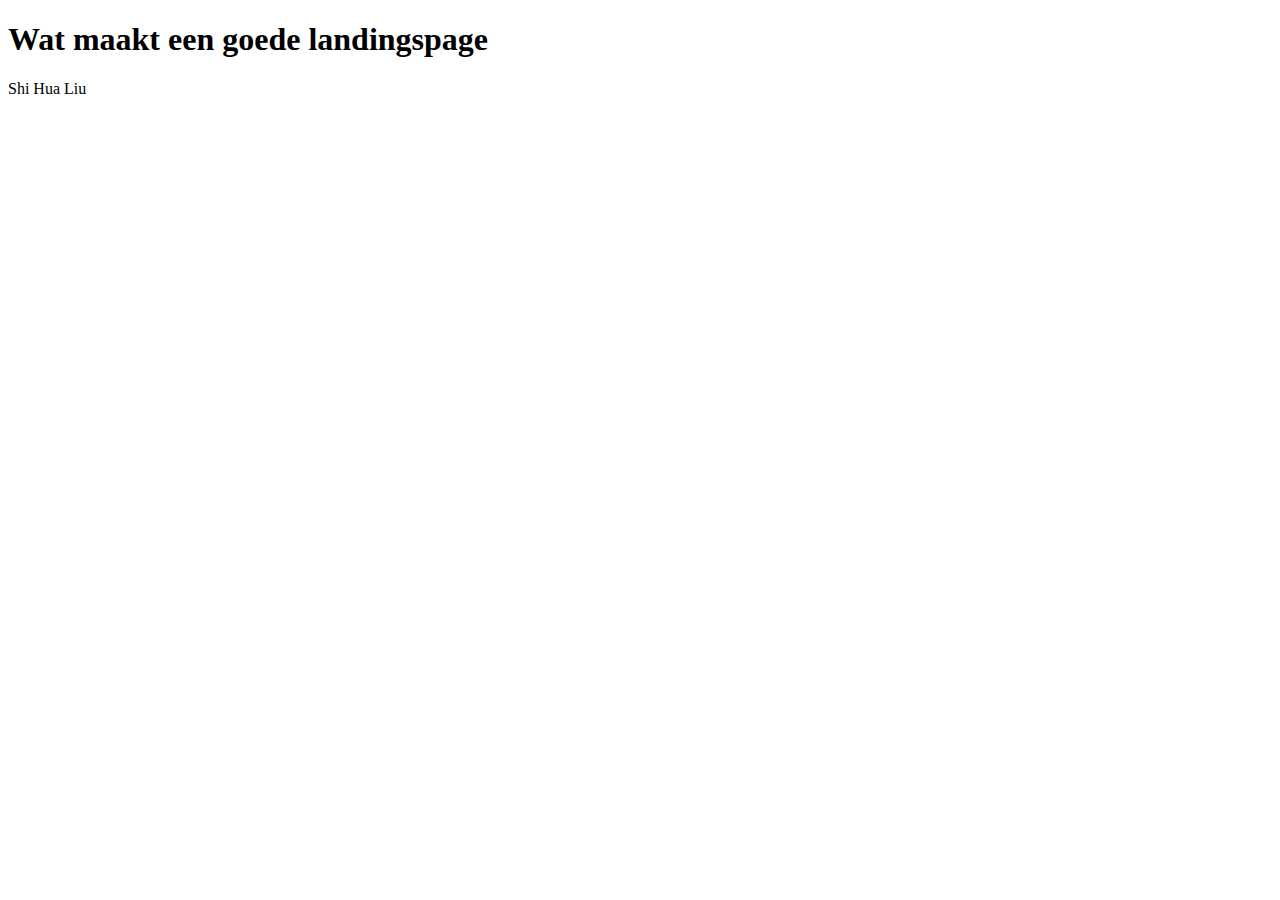
<file: landingpage.html>
<!DOCTYPE html>
<html lang="en">
<head>
    <meta charset="UTF-8">
    <title>html</title>
</head>
<body>
    <h1>
        Wat maakt een goede landingspage
    </h1>
    <P>Shi Hua Liu</P>
</body>
</html>
</file>
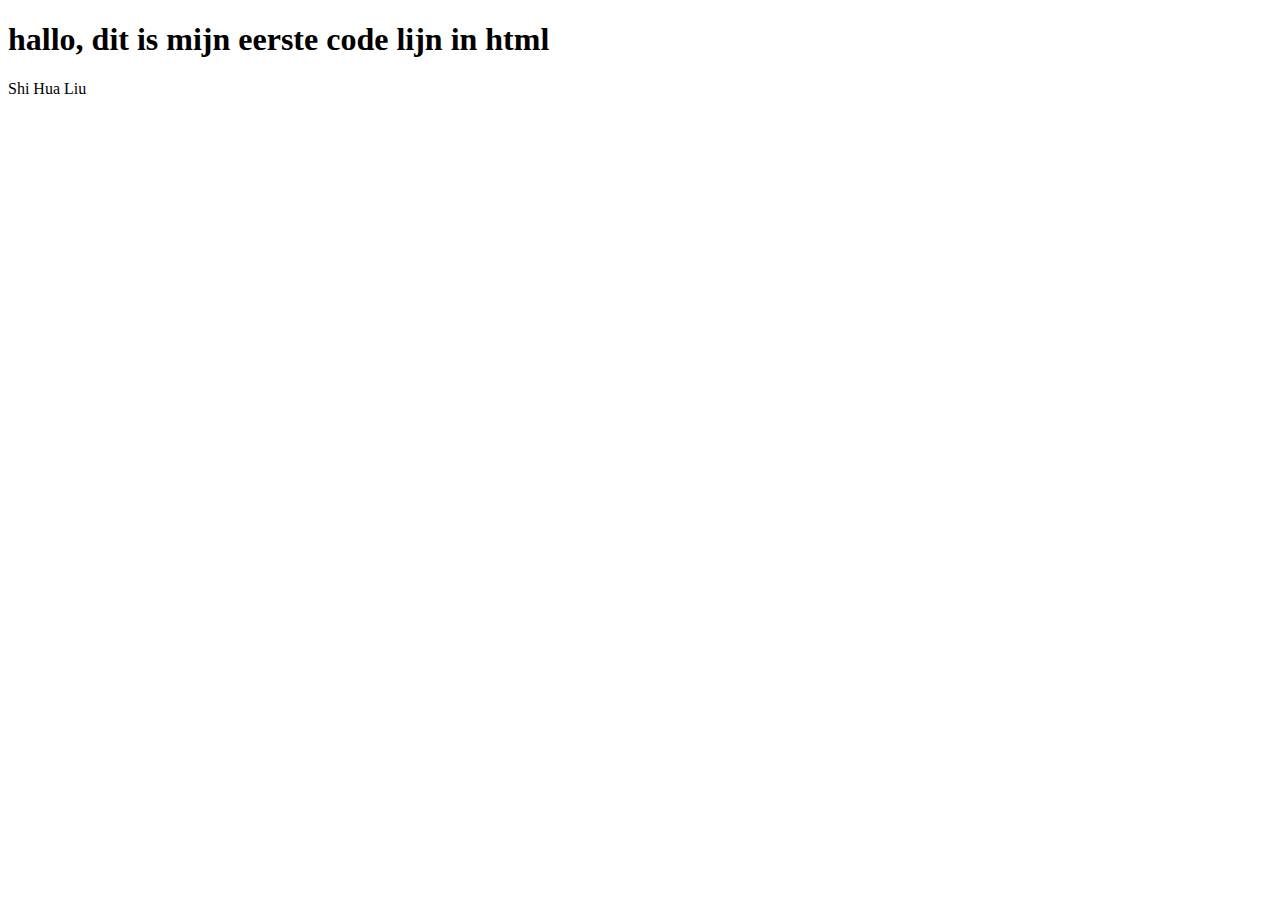
<file: test1.html>
<!DOCTYPE html>
<html lang="en">
<head>
    <meta charset="UTF-8">
    <title>html</title>
</head>
<body>
    <h1>
        hallo, dit is mijn eerste code lijn in html
    </h1>
    <P>Shi Hua Liu</P>
</body>
</html>
</file>
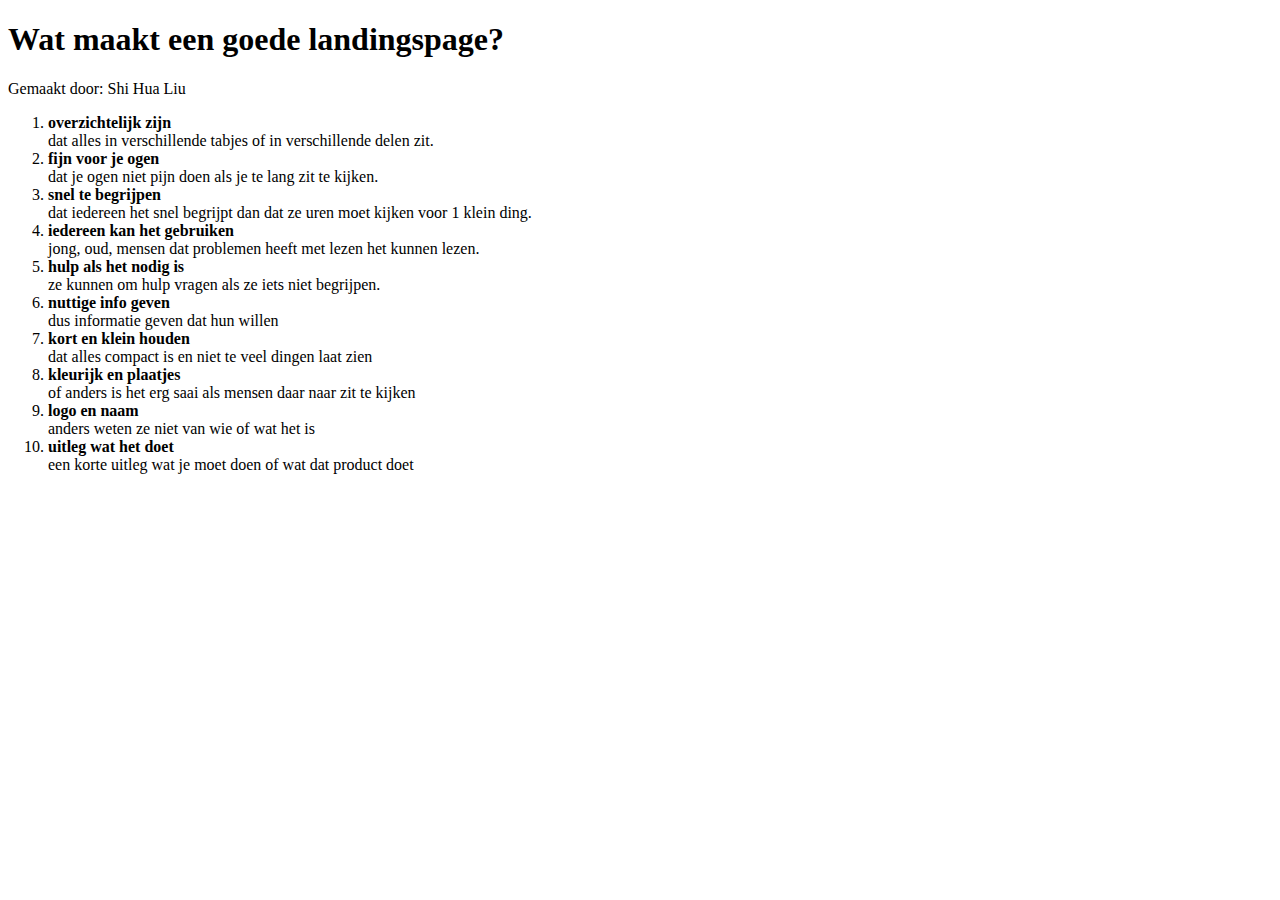
<file: landingpage/landingpage.html>
<!DOCTYPE html>
<html lang="en">
<head>
    <meta charset="UTF-8">
    <title>html</title>
</head>
<body>
    <h1>
        Wat maakt een goede landingspage?
    </h1>
    <P>Gemaakt door: Shi Hua Liu</P>
    <ol>
        <li><strong>overzichtelijk zijn</strong></li>
        dat alles in verschillende tabjes of in verschillende delen zit.
        <li><strong>fijn voor je ogen</strong></li>
        dat je ogen niet pijn doen als je te lang zit te kijken.
        <li><strong>snel te begrijpen</strong></li>
        dat iedereen het snel begrijpt dan dat ze uren moet kijken voor 1 klein ding.
        <li><strong>iedereen kan het gebruiken</strong></li>
        jong, oud, mensen dat problemen heeft met lezen het kunnen lezen.
        <li><strong>hulp als het nodig is</strong></li>
        ze kunnen om hulp vragen als ze iets niet begrijpen.
        <li><strong>nuttige info geven</strong></li>
        dus informatie geven dat hun willen 
        <li><strong>kort en klein houden</strong></li>
        dat alles compact is en niet te veel dingen laat zien
        <li><strong>kleurijk en plaatjes</strong></li>
        of anders is het erg saai als mensen daar naar zit te kijken
        <li><strong>logo en naam</strong></li>
        anders weten ze niet van wie of wat het is
        <li><strong>uitleg wat het doet</strong></li>
        een korte uitleg wat je moet doen of wat dat product doet
    </ol>
</body>
</html>
</file>
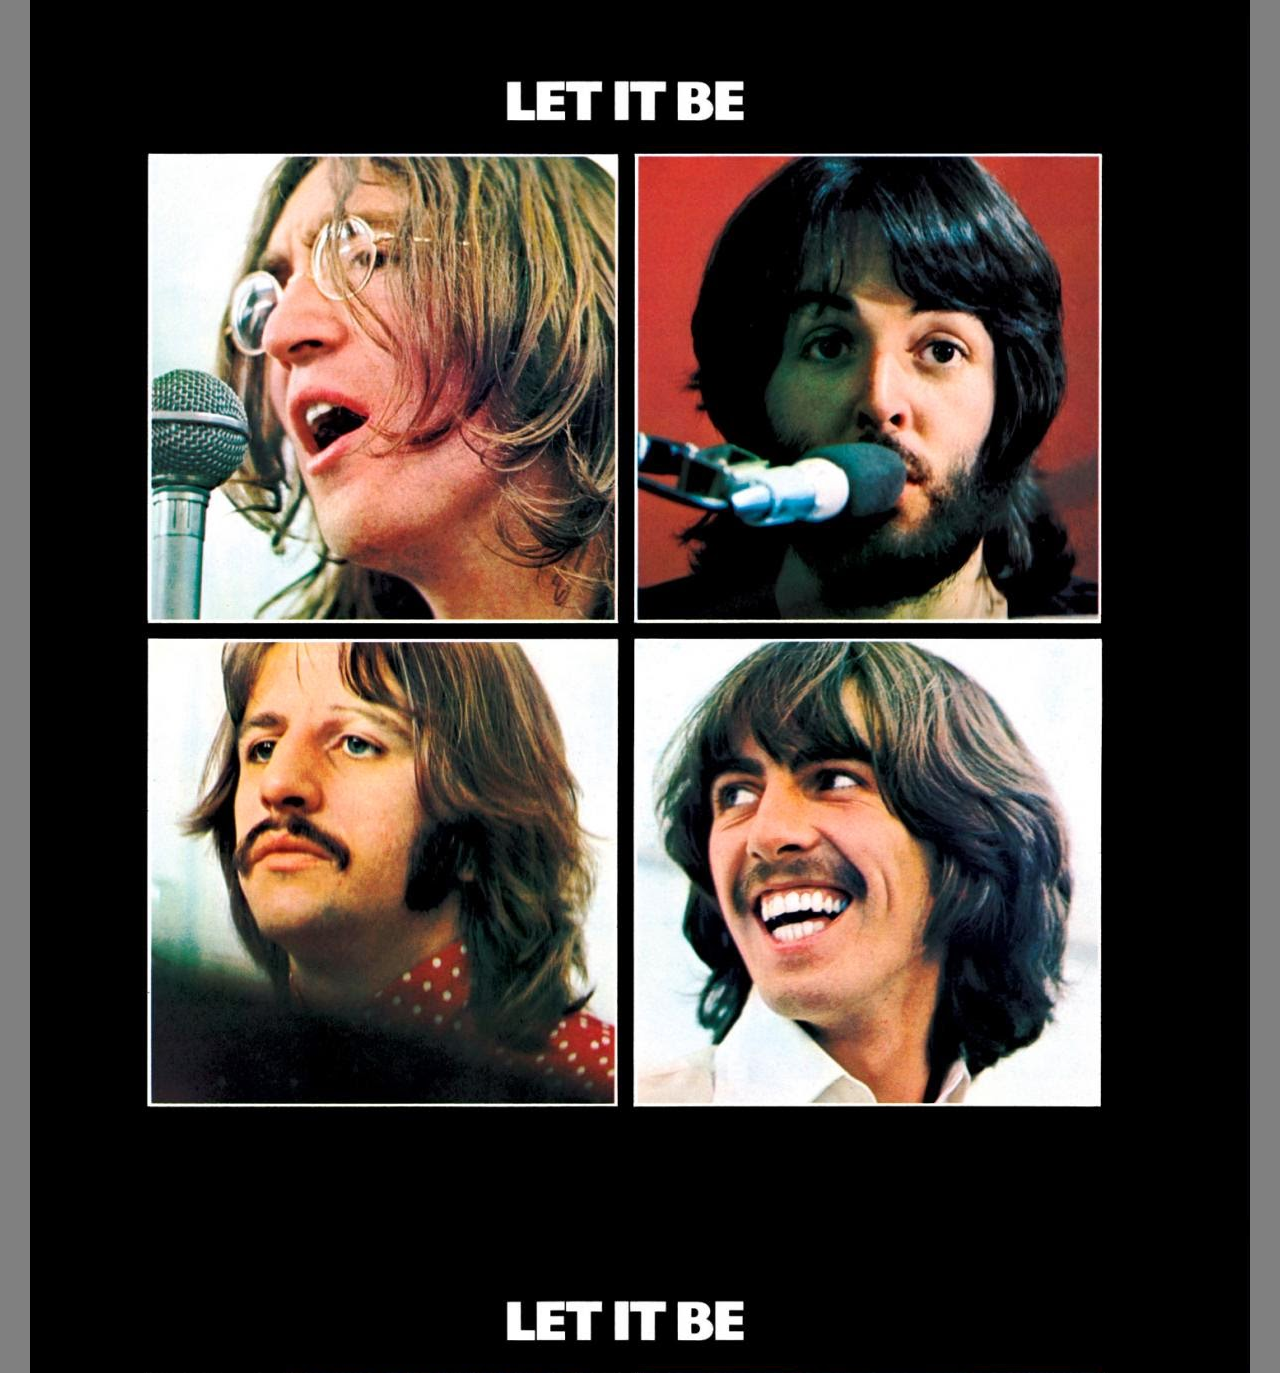
<file: padding/padding.html>
<!DOCTYPE html>
<html lang="en">
<head>
    <meta charset="UTF-8">
    <meta name="viewport" content="width=device-width, initial-scale=1.0">
    <title>Let it Be / The Beatles</title>
    <link rel="stylesheet" href="css/beatles.css">
</head>
<body>
    <div class="container">
        <section class="beatle" id="john">
            <div class="name">
                <h3>Jhon</h3>
                <p>Lennon</p>
            </div>
        </section>
        <section class="beatle" id="paul">
            <div class="name">
                <h3>Paul</h3>
                <p>McCortney</p>
            </div>
        </section>
        <section class="beatle" id="ringo">
            <div class="name">
                <h3>Ringo</h3>
                <p>Starr</p>
            </div>
        </section>
        <section class="beatle" id="george">
            <div class="name">
                <h3>George</h3>
                <p>Harrinson</p>
            </div>
        </section>
    </div>  

</body>
</html>
</file>
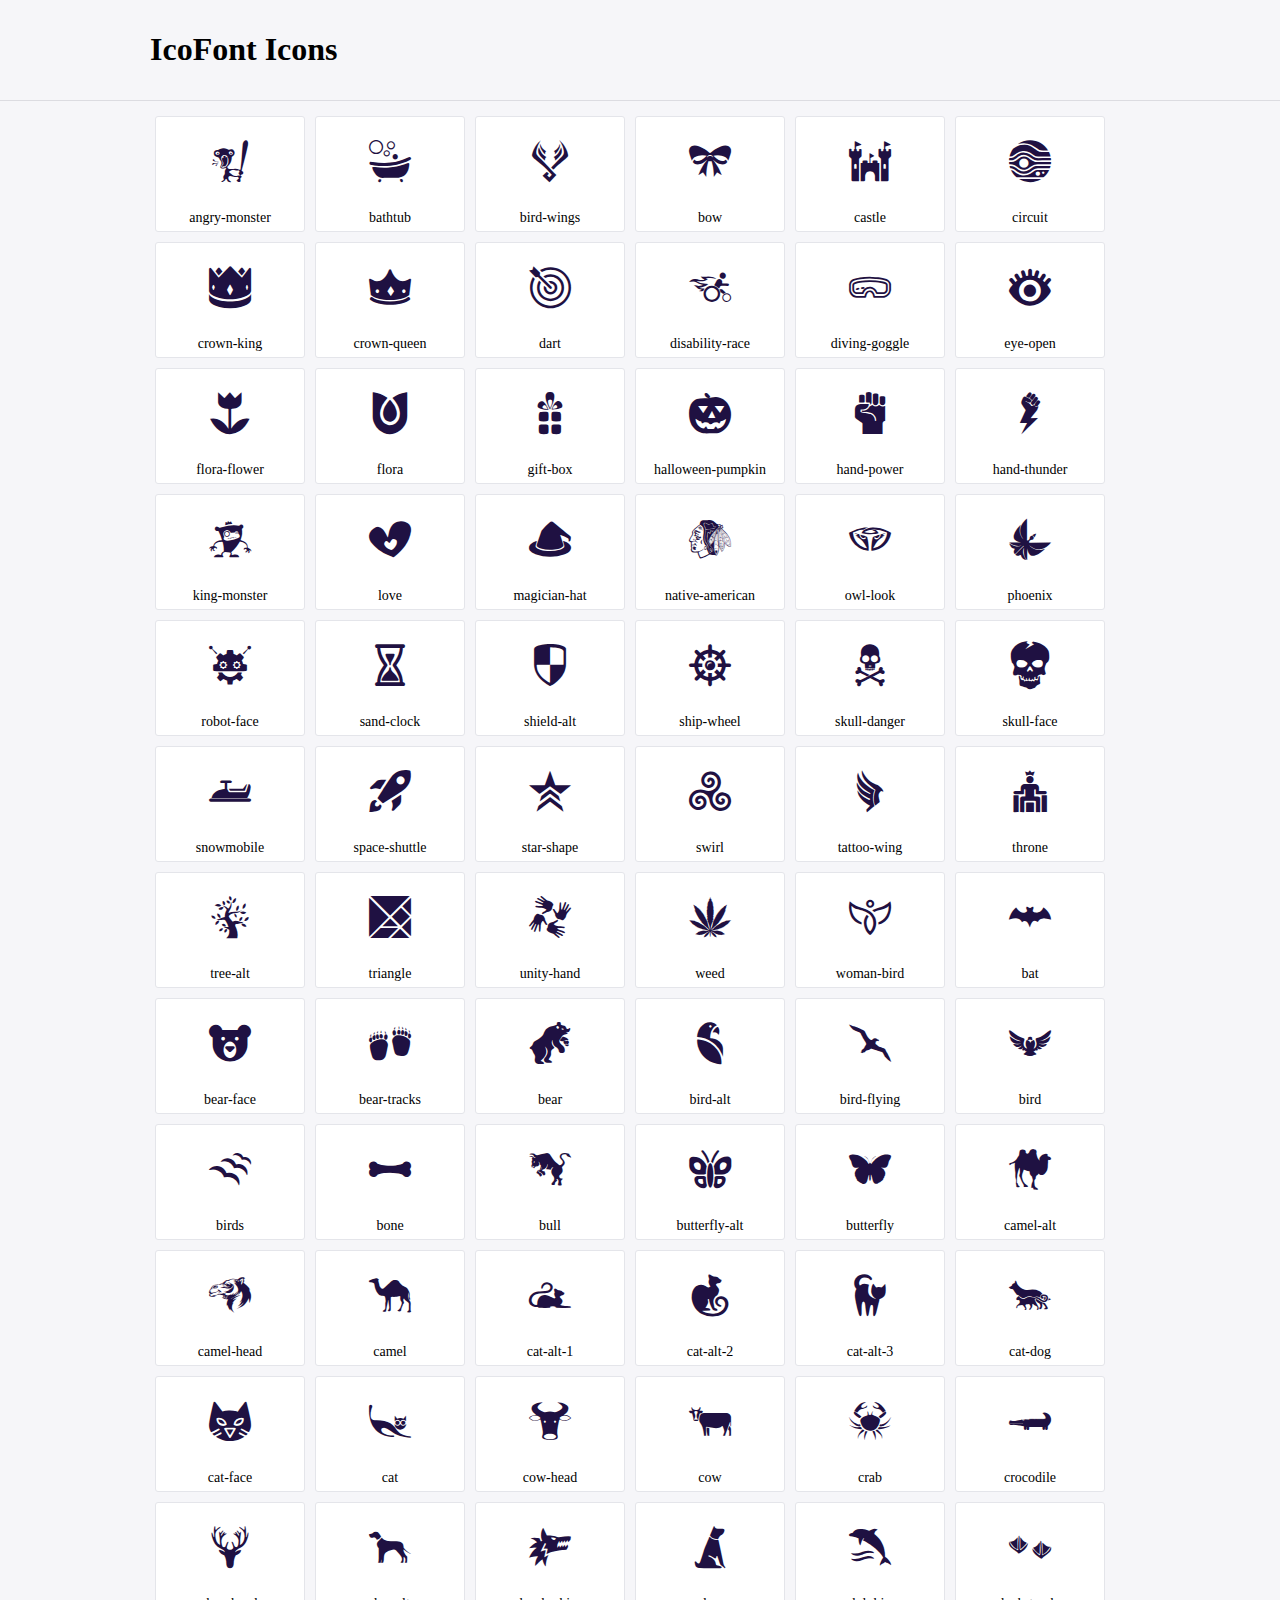
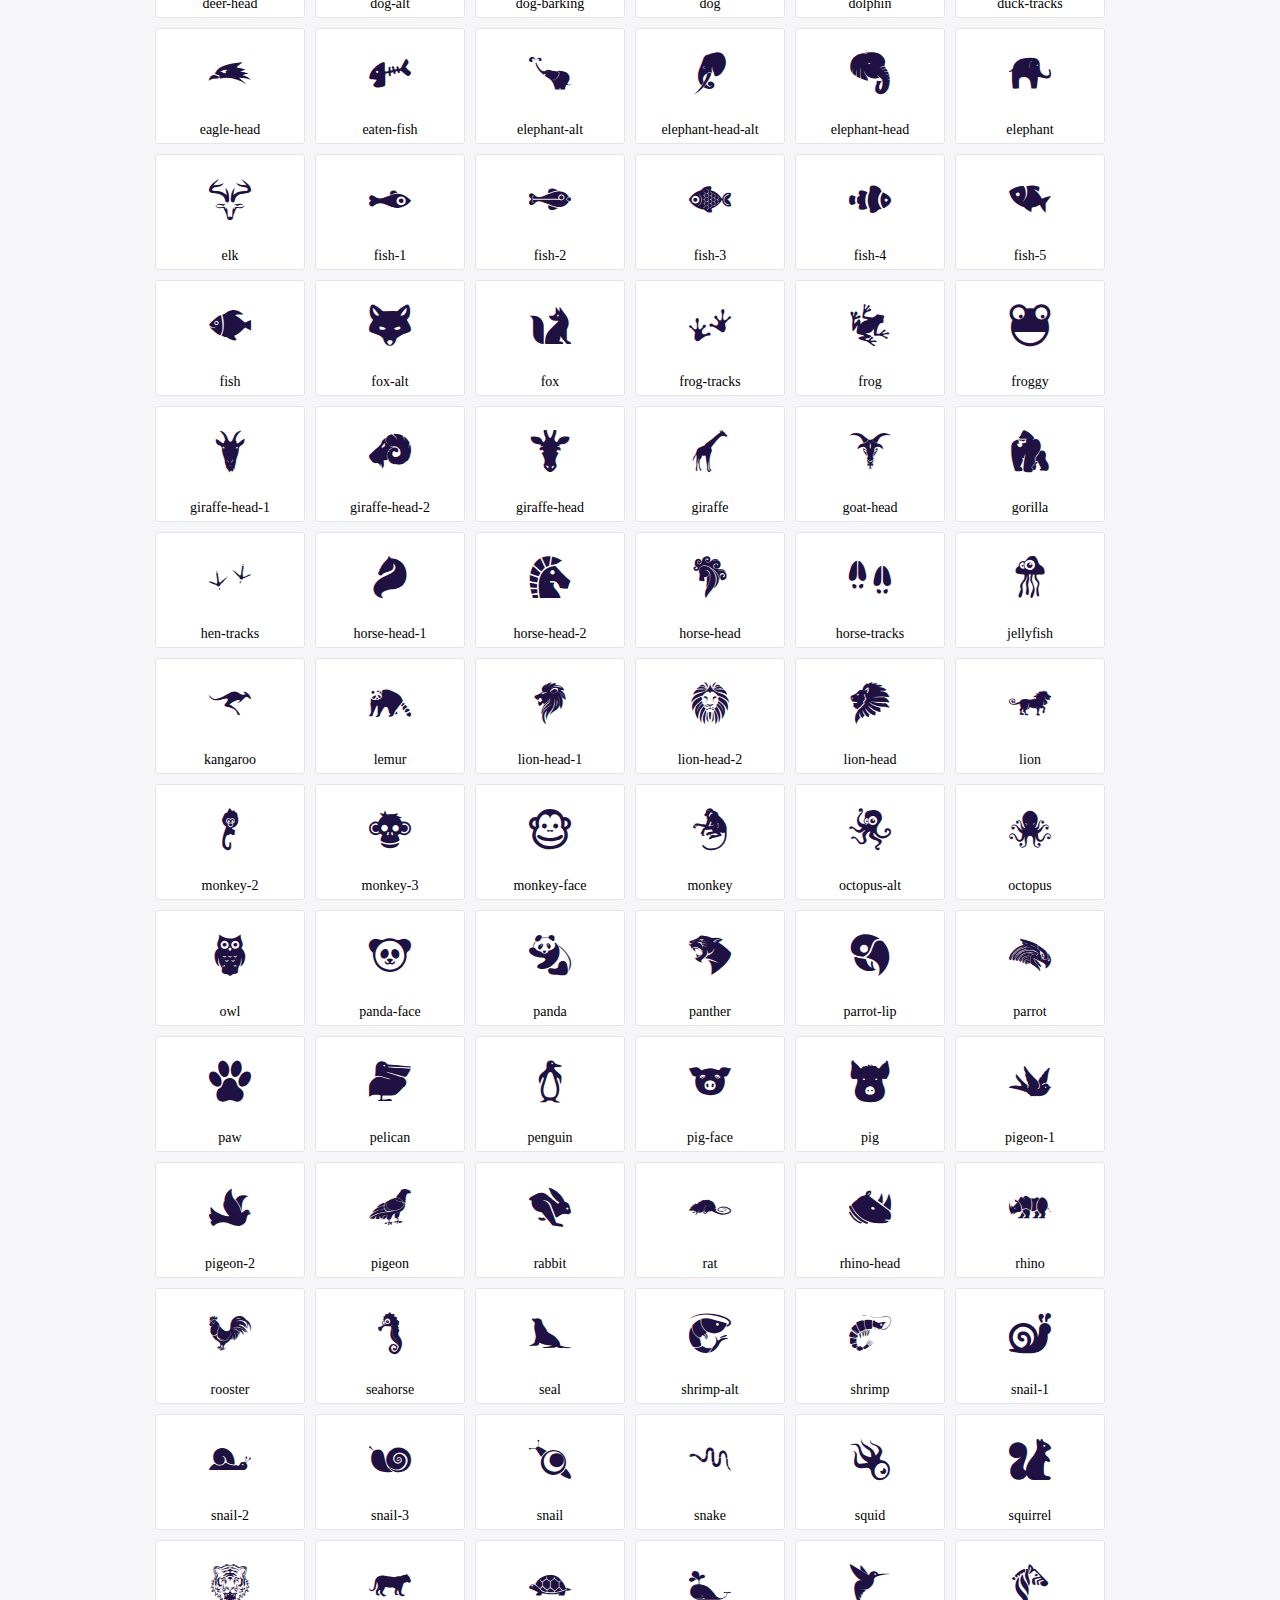
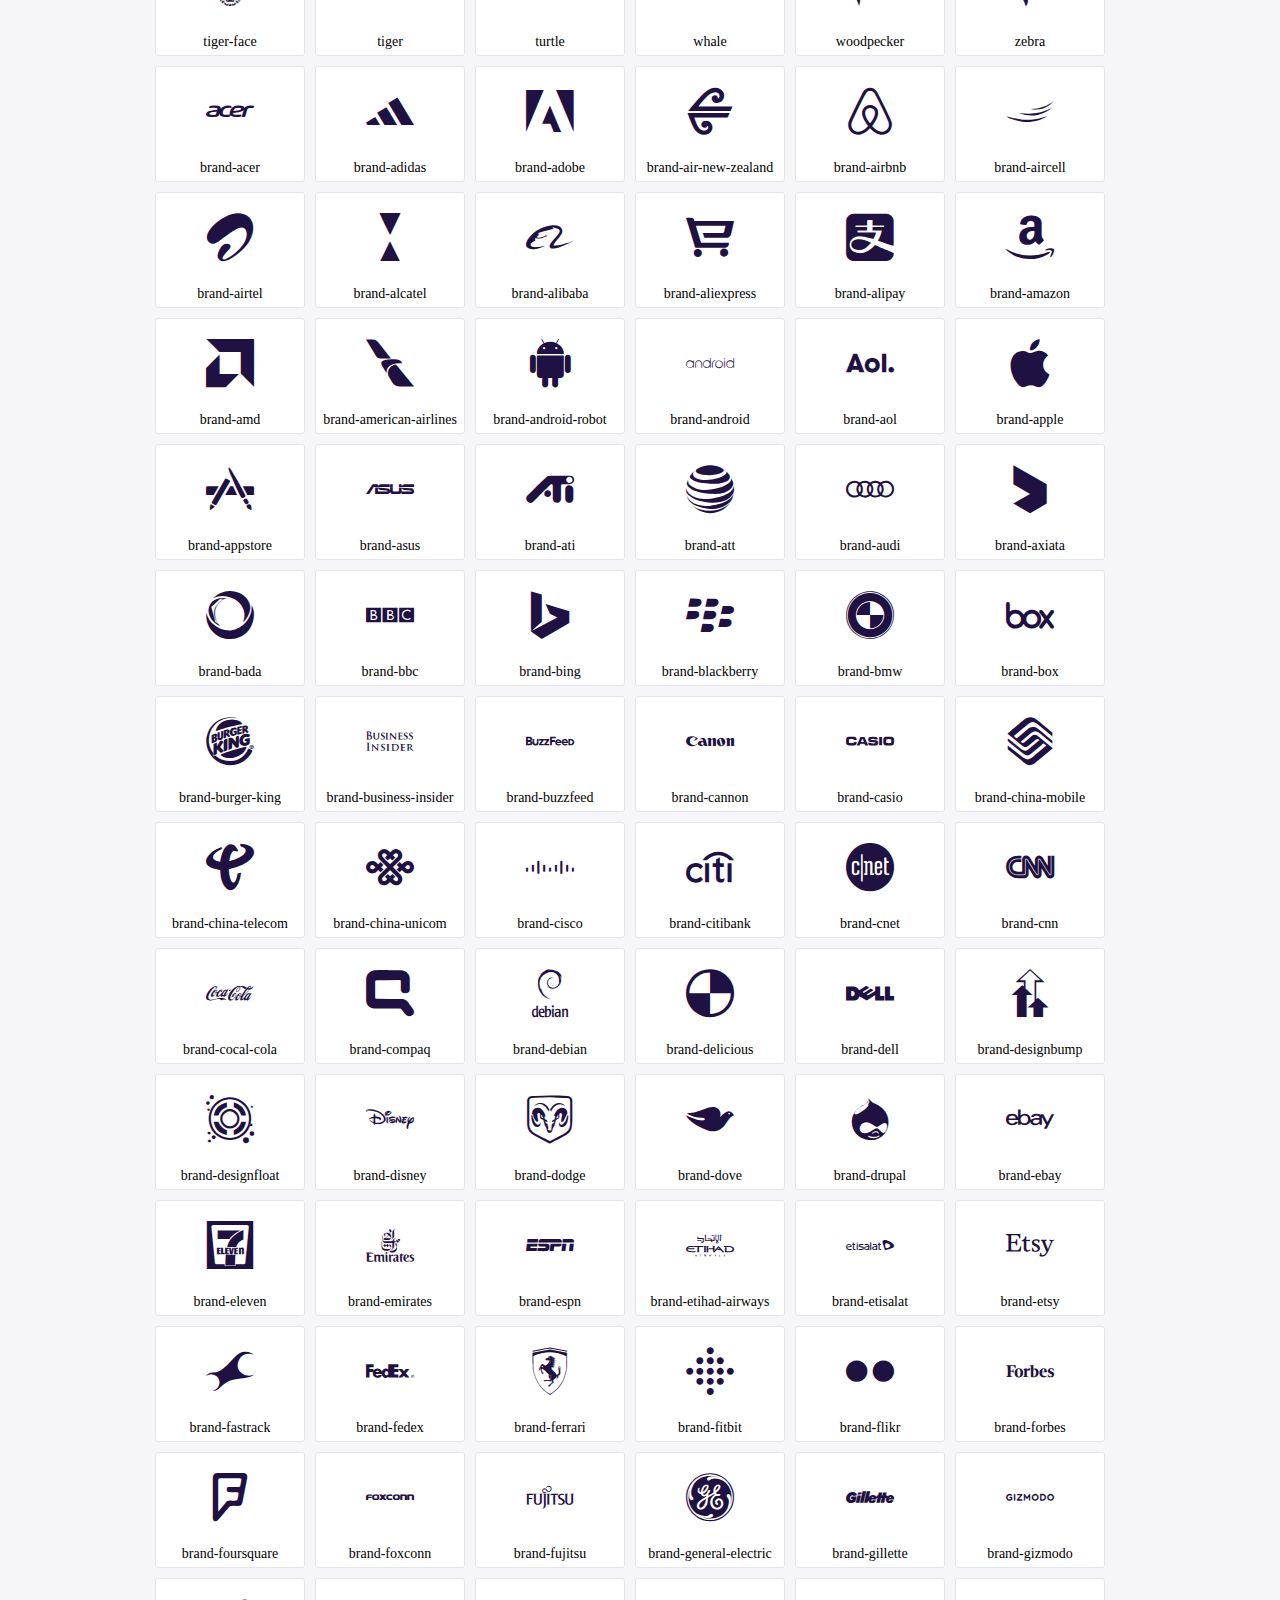
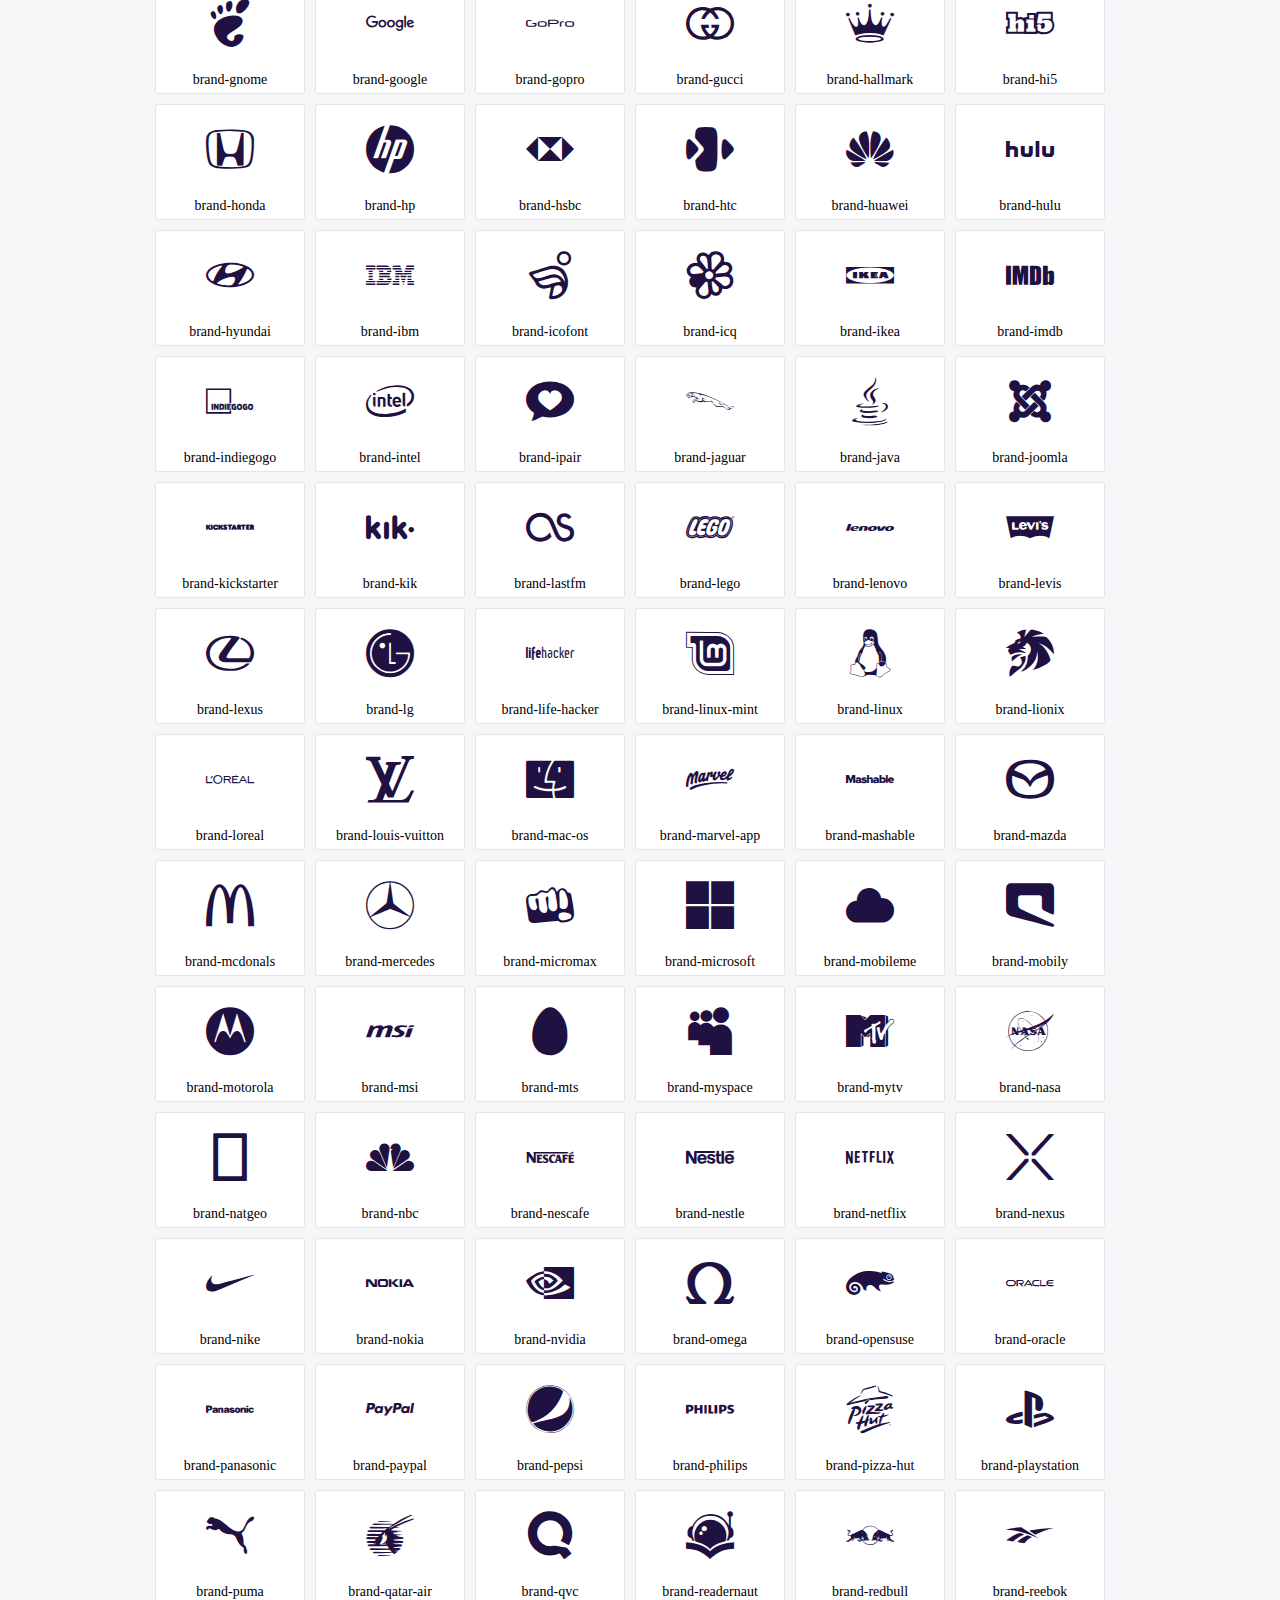
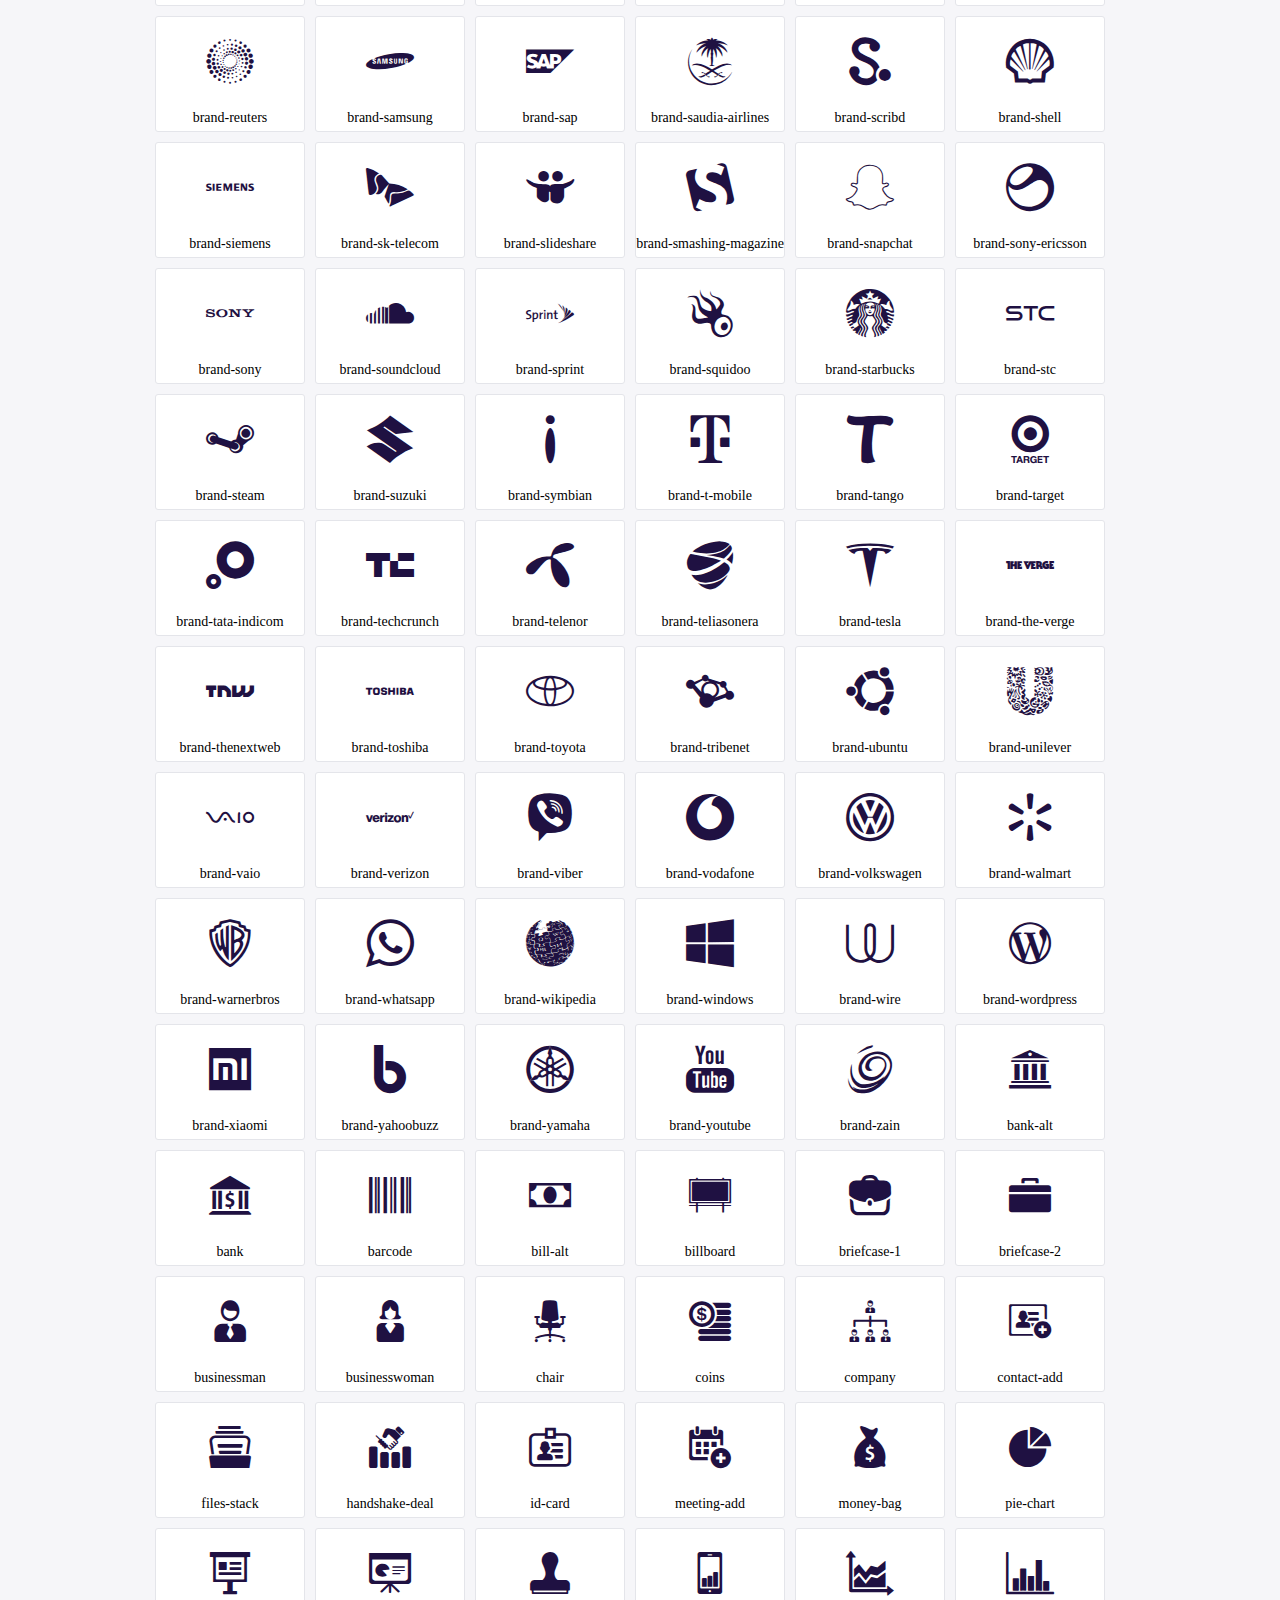
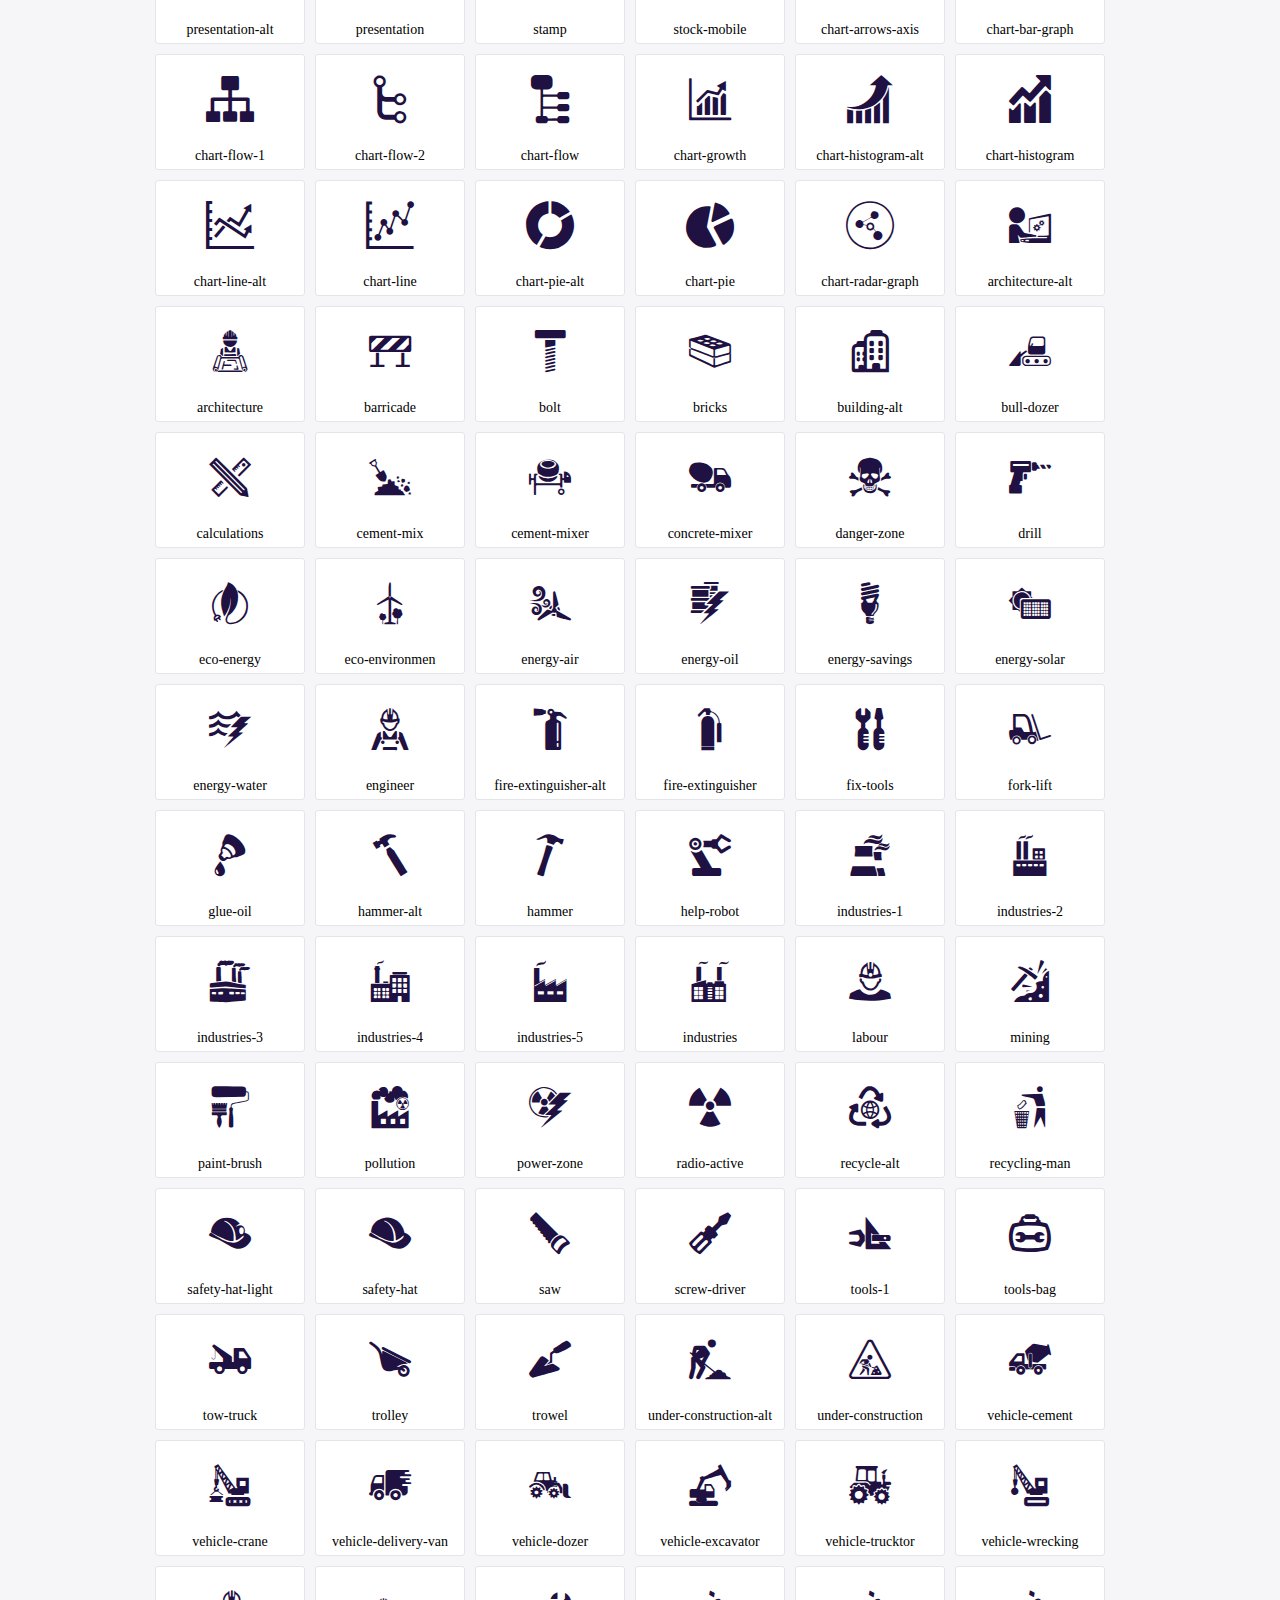
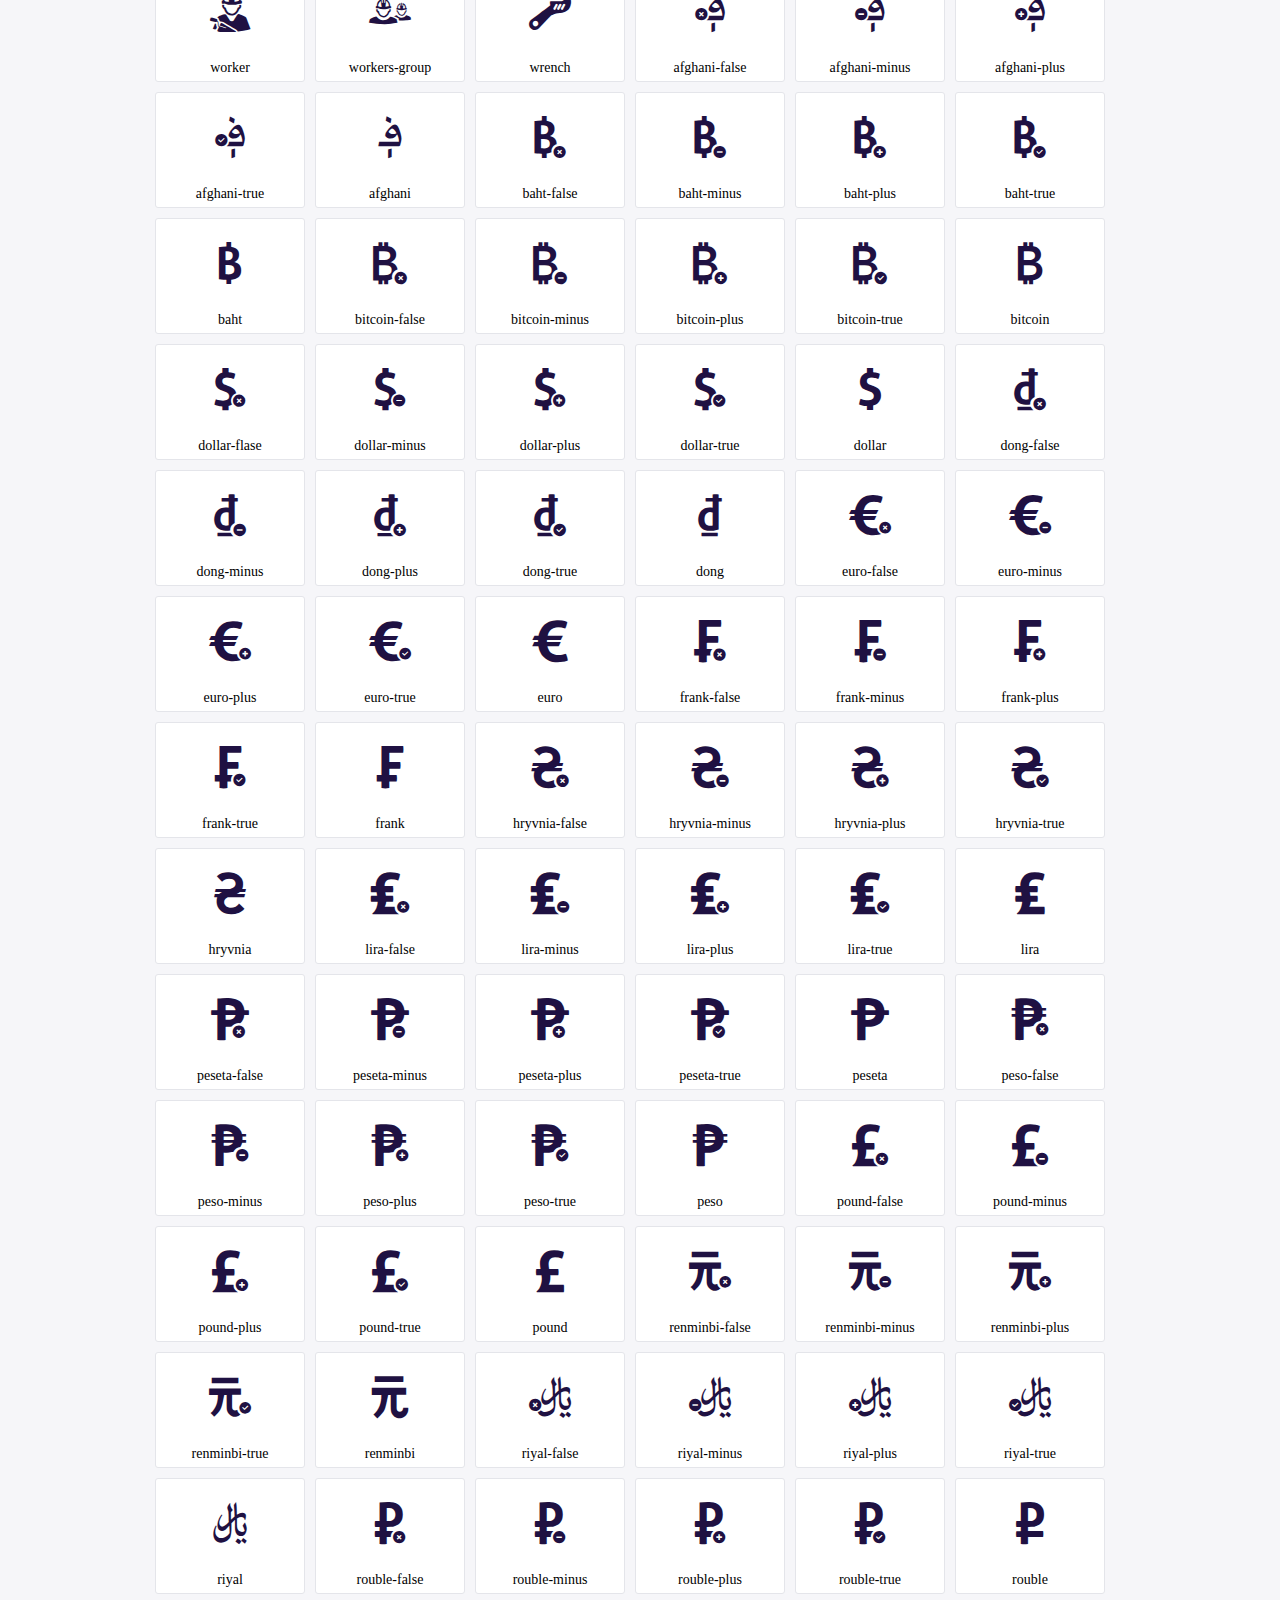
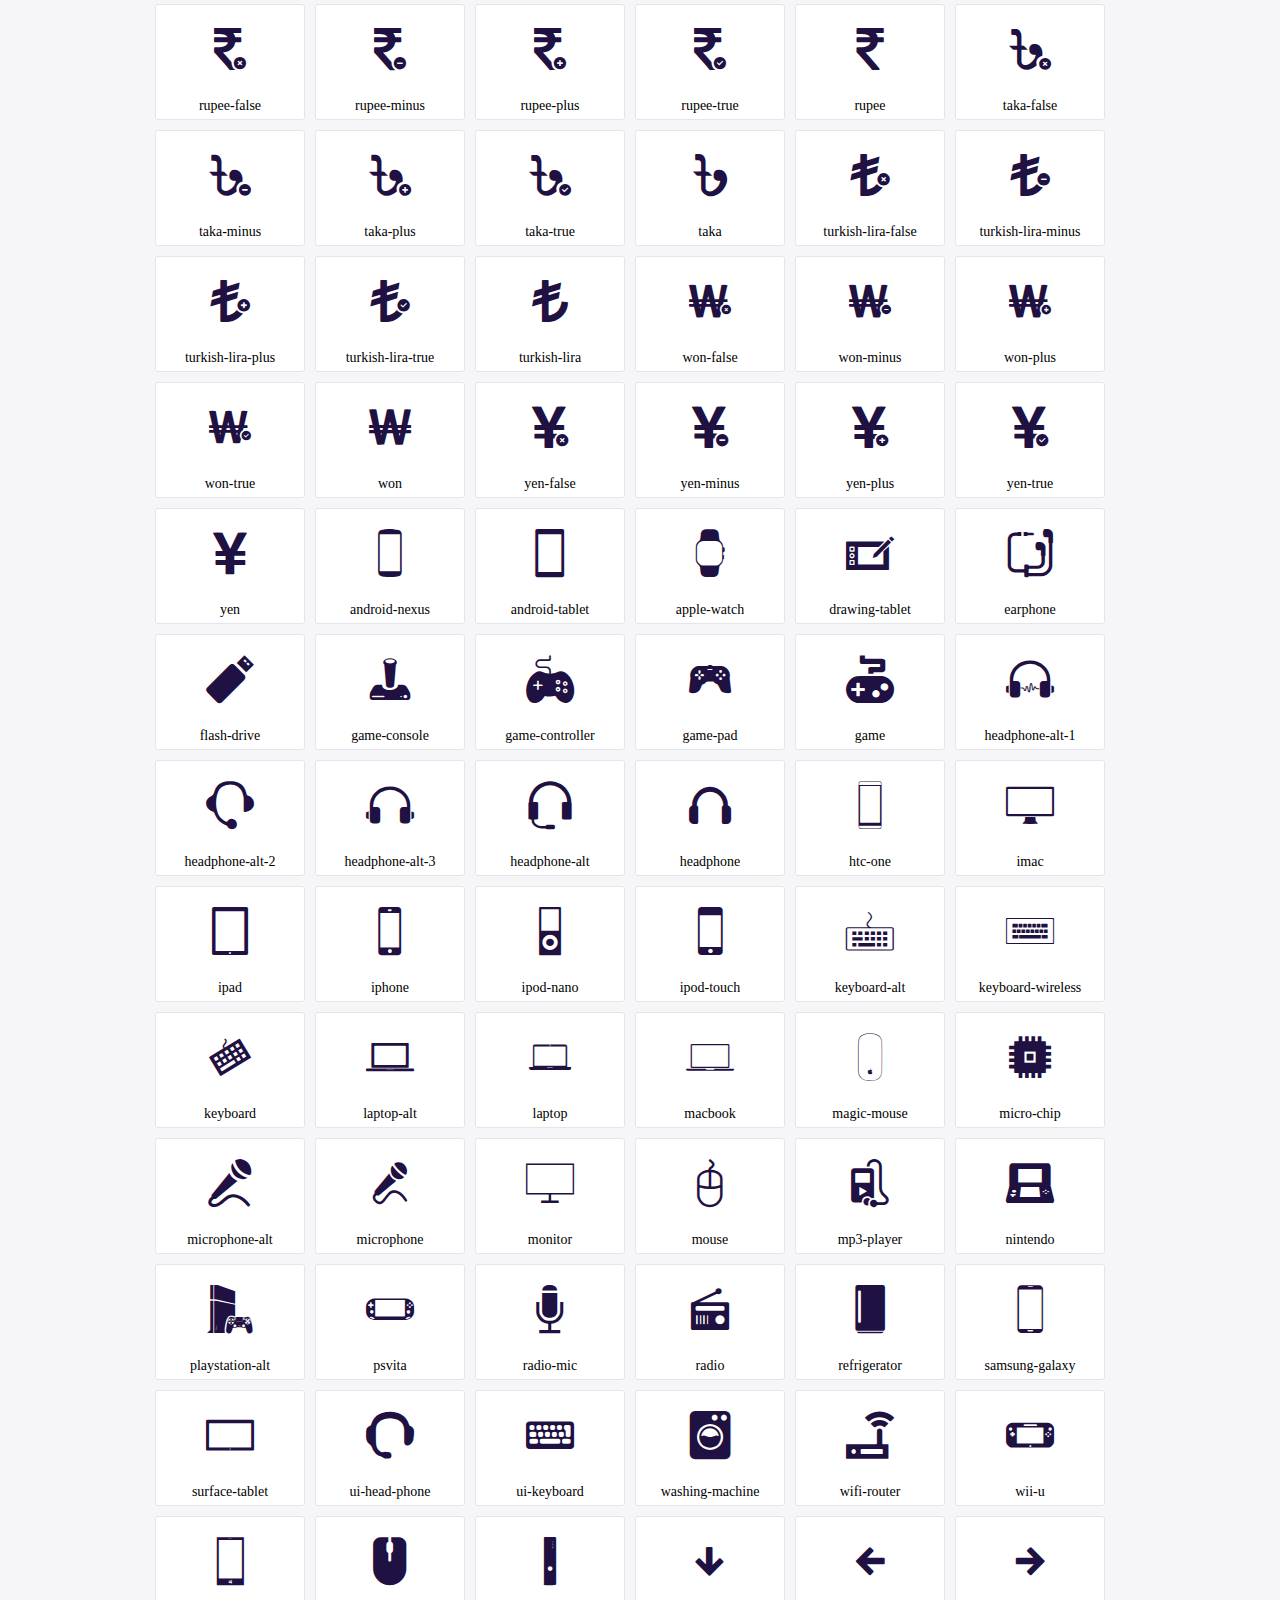
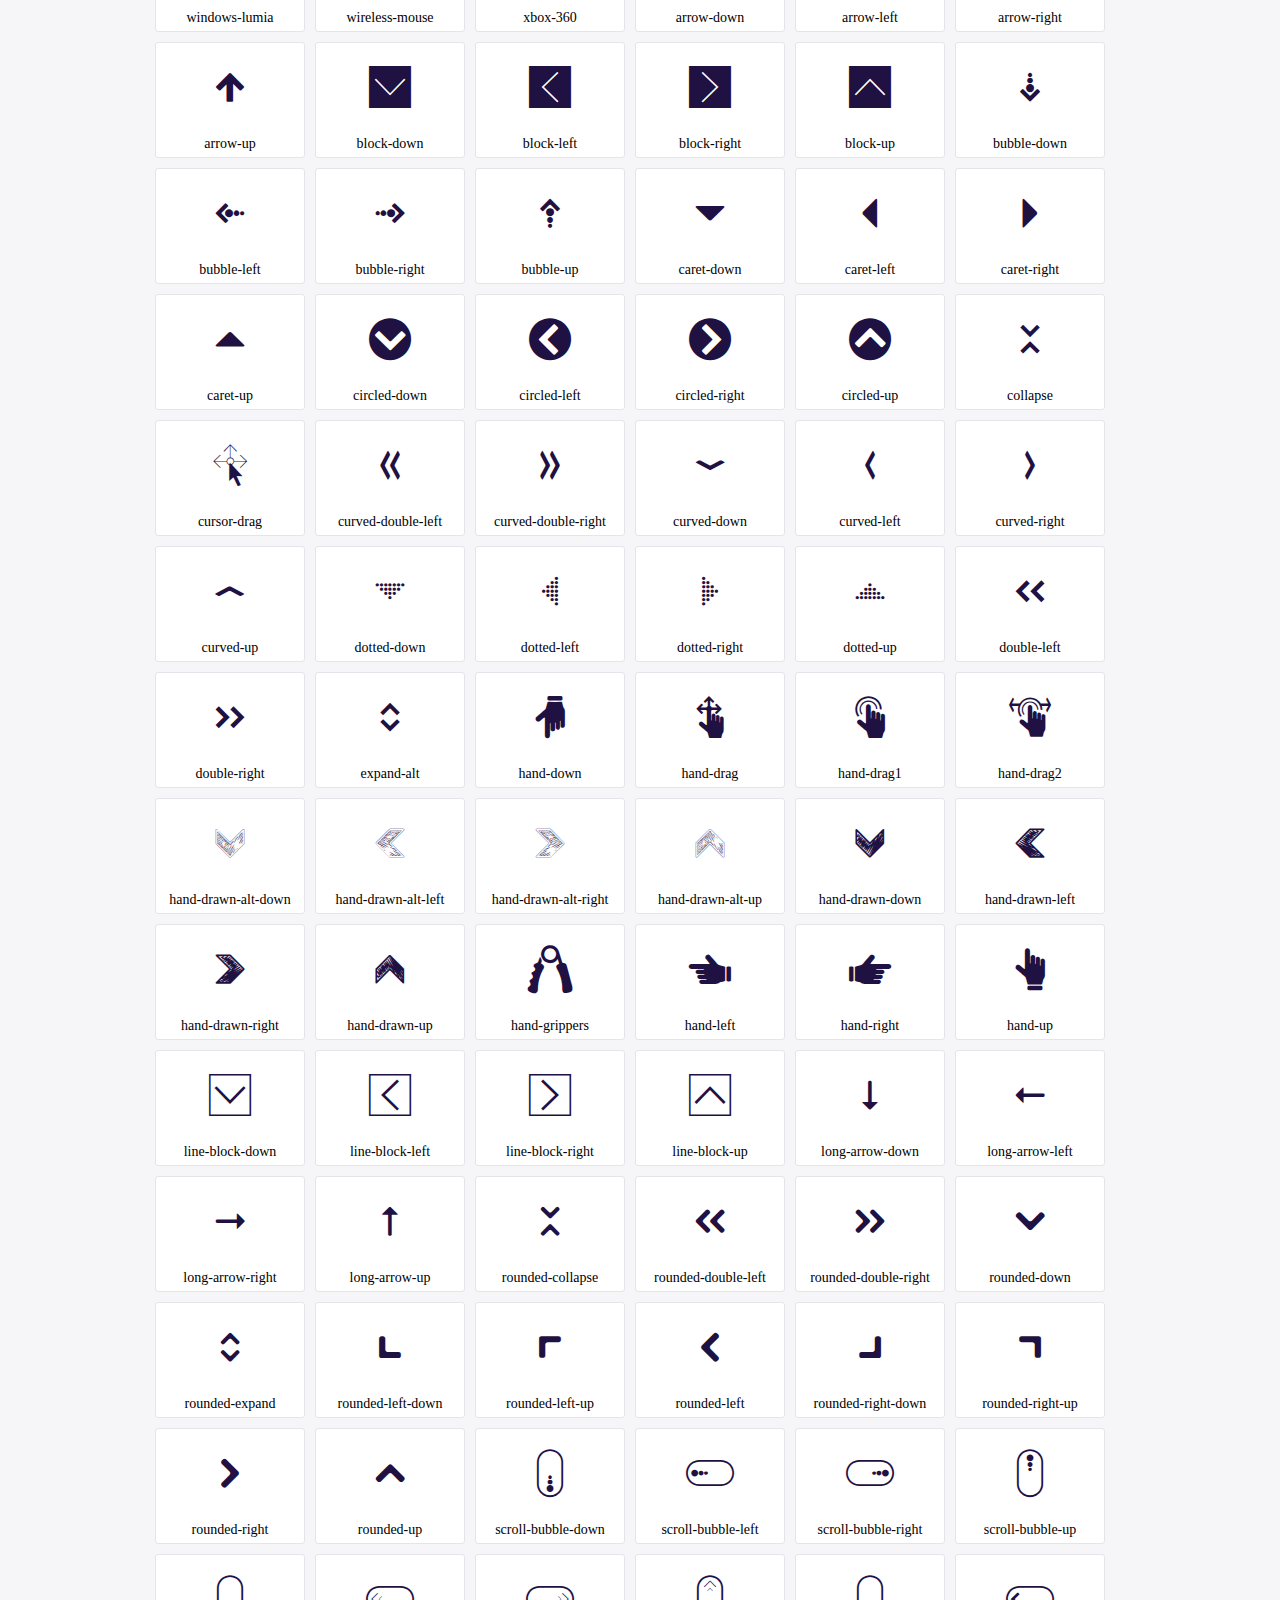
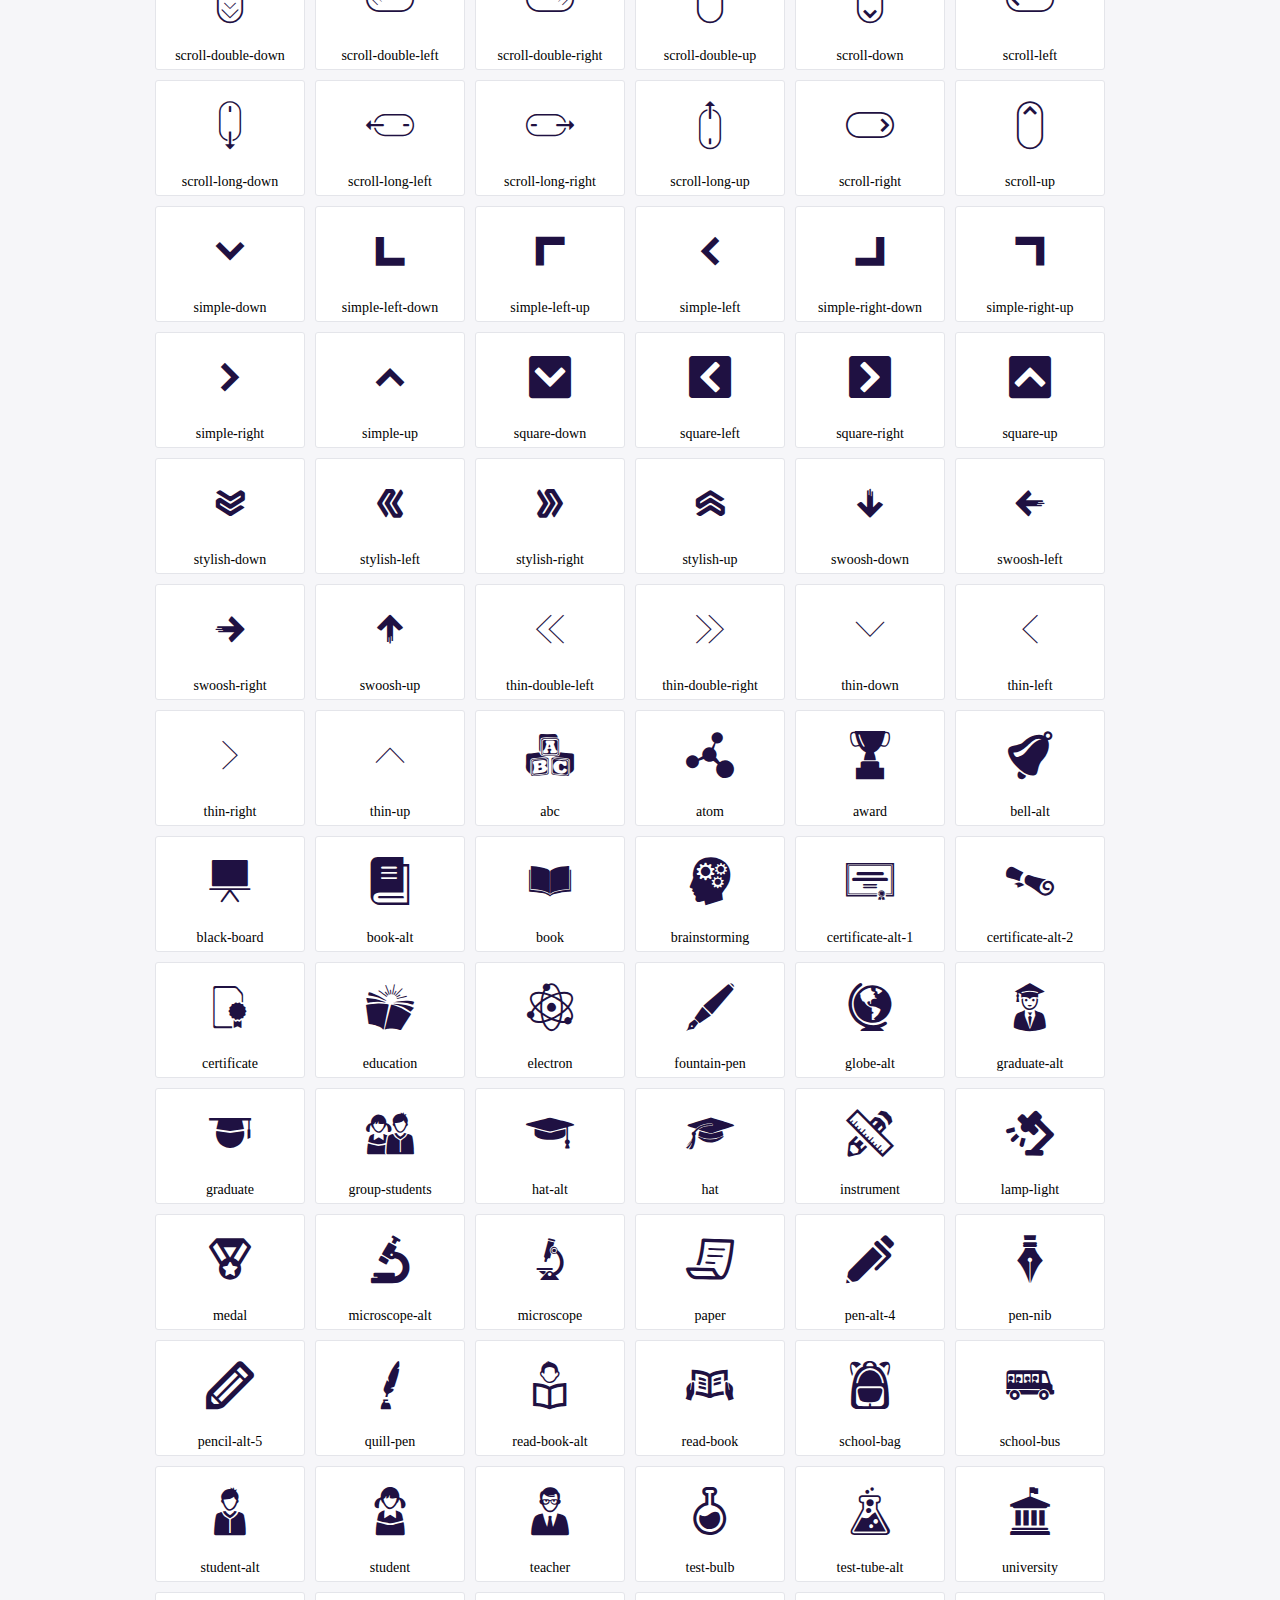
<file: bootstrap/materiaal-voor-Bootstrap-grid-training/icofont/demo.html>
<!DOCTYPE html>
	<html>
	<head>
		<meta charset="utf-8">
		<title>Examples | IcoFont</title>
		<link rel="stylesheet" type="text/css" href="./icofont.min.css">
		<style type="text/css">
			body {
				margin: 0;
				padding: 0;
				background: #F6F6F9;
			}
			.header {
				border-bottom: 1px solid #DCDCE1;
				padding: 10px 0;
				margin-bottom: 10px;
			}
			.container {
				width: 980px;
				margin: 0 auto;
			}
			.ico-title {
				font-size: 2em;
			}
			.iconlist {
				margin: 0;
				padding: 0;
				list-style: none;
				text-align: center;
				width: 100%;
				display: flex;
				flex-wrap: wrap;
				flex-direction: row;
			}
			.iconlist li {
				position: relative;
				margin: 5px;
				width: 150px;
				cursor: pointer;
			}
			.iconlist li .icon-holder {
				position: relative;
				text-align: center;
				border-radius: 3px;
				overflow: hidden;
				padding-bottom: 5px;
				background: #ffffff;
				border: 1px solid #E4E5EA;
				transition: all 0.2s linear 0s;
			}
			.iconlist li .icon-holder:hover {
				background: #00C3DA;
				color: #ffffff;
			}
			.iconlist li .icon-holder:hover .icon i {
				color: #ffffff;
			}
			.iconlist li .icon-holder .icon {
				padding: 20px;
				text-align: center;
			}
			.iconlist li .icon-holder .icon i {
				font-size: 3em;
				color: #1F1142;
			}
			.iconlist li .icon-holder span {
				font-size: 14px;
				display: block;
				margin-top: 5px;
				border-radius: 3px;
			}
		</style>
	</head>
	<body>
	<div class="header">
		<div class="container">
			<h1 class="ico-title"> IcoFont Icons </h1>
		</div>
	</div>
	<div class="container">
		<ul class="iconlist">
		
		<li>
			<div class="icon-holder">
				<div class="icon"> 
					<i class="icofont-angry-monster"></i>
				</div> 
				<span> angry-monster </span>
			</div>
		</li>
		
		<li>
			<div class="icon-holder">
				<div class="icon"> 
					<i class="icofont-bathtub"></i>
				</div> 
				<span> bathtub </span>
			</div>
		</li>
		
		<li>
			<div class="icon-holder">
				<div class="icon"> 
					<i class="icofont-bird-wings"></i>
				</div> 
				<span> bird-wings </span>
			</div>
		</li>
		
		<li>
			<div class="icon-holder">
				<div class="icon"> 
					<i class="icofont-bow"></i>
				</div> 
				<span> bow </span>
			</div>
		</li>
		
		<li>
			<div class="icon-holder">
				<div class="icon"> 
					<i class="icofont-castle"></i>
				</div> 
				<span> castle </span>
			</div>
		</li>
		
		<li>
			<div class="icon-holder">
				<div class="icon"> 
					<i class="icofont-circuit"></i>
				</div> 
				<span> circuit </span>
			</div>
		</li>
		
		<li>
			<div class="icon-holder">
				<div class="icon"> 
					<i class="icofont-crown-king"></i>
				</div> 
				<span> crown-king </span>
			</div>
		</li>
		
		<li>
			<div class="icon-holder">
				<div class="icon"> 
					<i class="icofont-crown-queen"></i>
				</div> 
				<span> crown-queen </span>
			</div>
		</li>
		
		<li>
			<div class="icon-holder">
				<div class="icon"> 
					<i class="icofont-dart"></i>
				</div> 
				<span> dart </span>
			</div>
		</li>
		
		<li>
			<div class="icon-holder">
				<div class="icon"> 
					<i class="icofont-disability-race"></i>
				</div> 
				<span> disability-race </span>
			</div>
		</li>
		
		<li>
			<div class="icon-holder">
				<div class="icon"> 
					<i class="icofont-diving-goggle"></i>
				</div> 
				<span> diving-goggle </span>
			</div>
		</li>
		
		<li>
			<div class="icon-holder">
				<div class="icon"> 
					<i class="icofont-eye-open"></i>
				</div> 
				<span> eye-open </span>
			</div>
		</li>
		
		<li>
			<div class="icon-holder">
				<div class="icon"> 
					<i class="icofont-flora-flower"></i>
				</div> 
				<span> flora-flower </span>
			</div>
		</li>
		
		<li>
			<div class="icon-holder">
				<div class="icon"> 
					<i class="icofont-flora"></i>
				</div> 
				<span> flora </span>
			</div>
		</li>
		
		<li>
			<div class="icon-holder">
				<div class="icon"> 
					<i class="icofont-gift-box"></i>
				</div> 
				<span> gift-box </span>
			</div>
		</li>
		
		<li>
			<div class="icon-holder">
				<div class="icon"> 
					<i class="icofont-halloween-pumpkin"></i>
				</div> 
				<span> halloween-pumpkin </span>
			</div>
		</li>
		
		<li>
			<div class="icon-holder">
				<div class="icon"> 
					<i class="icofont-hand-power"></i>
				</div> 
				<span> hand-power </span>
			</div>
		</li>
		
		<li>
			<div class="icon-holder">
				<div class="icon"> 
					<i class="icofont-hand-thunder"></i>
				</div> 
				<span> hand-thunder </span>
			</div>
		</li>
		
		<li>
			<div class="icon-holder">
				<div class="icon"> 
					<i class="icofont-king-monster"></i>
				</div> 
				<span> king-monster </span>
			</div>
		</li>
		
		<li>
			<div class="icon-holder">
				<div class="icon"> 
					<i class="icofont-love"></i>
				</div> 
				<span> love </span>
			</div>
		</li>
		
		<li>
			<div class="icon-holder">
				<div class="icon"> 
					<i class="icofont-magician-hat"></i>
				</div> 
				<span> magician-hat </span>
			</div>
		</li>
		
		<li>
			<div class="icon-holder">
				<div class="icon"> 
					<i class="icofont-native-american"></i>
				</div> 
				<span> native-american </span>
			</div>
		</li>
		
		<li>
			<div class="icon-holder">
				<div class="icon"> 
					<i class="icofont-owl-look"></i>
				</div> 
				<span> owl-look </span>
			</div>
		</li>
		
		<li>
			<div class="icon-holder">
				<div class="icon"> 
					<i class="icofont-phoenix"></i>
				</div> 
				<span> phoenix </span>
			</div>
		</li>
		
		<li>
			<div class="icon-holder">
				<div class="icon"> 
					<i class="icofont-robot-face"></i>
				</div> 
				<span> robot-face </span>
			</div>
		</li>
		
		<li>
			<div class="icon-holder">
				<div class="icon"> 
					<i class="icofont-sand-clock"></i>
				</div> 
				<span> sand-clock </span>
			</div>
		</li>
		
		<li>
			<div class="icon-holder">
				<div class="icon"> 
					<i class="icofont-shield-alt"></i>
				</div> 
				<span> shield-alt </span>
			</div>
		</li>
		
		<li>
			<div class="icon-holder">
				<div class="icon"> 
					<i class="icofont-ship-wheel"></i>
				</div> 
				<span> ship-wheel </span>
			</div>
		</li>
		
		<li>
			<div class="icon-holder">
				<div class="icon"> 
					<i class="icofont-skull-danger"></i>
				</div> 
				<span> skull-danger </span>
			</div>
		</li>
		
		<li>
			<div class="icon-holder">
				<div class="icon"> 
					<i class="icofont-skull-face"></i>
				</div> 
				<span> skull-face </span>
			</div>
		</li>
		
		<li>
			<div class="icon-holder">
				<div class="icon"> 
					<i class="icofont-snowmobile"></i>
				</div> 
				<span> snowmobile </span>
			</div>
		</li>
		
		<li>
			<div class="icon-holder">
				<div class="icon"> 
					<i class="icofont-space-shuttle"></i>
				</div> 
				<span> space-shuttle </span>
			</div>
		</li>
		
		<li>
			<div class="icon-holder">
				<div class="icon"> 
					<i class="icofont-star-shape"></i>
				</div> 
				<span> star-shape </span>
			</div>
		</li>
		
		<li>
			<div class="icon-holder">
				<div class="icon"> 
					<i class="icofont-swirl"></i>
				</div> 
				<span> swirl </span>
			</div>
		</li>
		
		<li>
			<div class="icon-holder">
				<div class="icon"> 
					<i class="icofont-tattoo-wing"></i>
				</div> 
				<span> tattoo-wing </span>
			</div>
		</li>
		
		<li>
			<div class="icon-holder">
				<div class="icon"> 
					<i class="icofont-throne"></i>
				</div> 
				<span> throne </span>
			</div>
		</li>
		
		<li>
			<div class="icon-holder">
				<div class="icon"> 
					<i class="icofont-tree-alt"></i>
				</div> 
				<span> tree-alt </span>
			</div>
		</li>
		
		<li>
			<div class="icon-holder">
				<div class="icon"> 
					<i class="icofont-triangle"></i>
				</div> 
				<span> triangle </span>
			</div>
		</li>
		
		<li>
			<div class="icon-holder">
				<div class="icon"> 
					<i class="icofont-unity-hand"></i>
				</div> 
				<span> unity-hand </span>
			</div>
		</li>
		
		<li>
			<div class="icon-holder">
				<div class="icon"> 
					<i class="icofont-weed"></i>
				</div> 
				<span> weed </span>
			</div>
		</li>
		
		<li>
			<div class="icon-holder">
				<div class="icon"> 
					<i class="icofont-woman-bird"></i>
				</div> 
				<span> woman-bird </span>
			</div>
		</li>
		
		<li>
			<div class="icon-holder">
				<div class="icon"> 
					<i class="icofont-bat"></i>
				</div> 
				<span> bat </span>
			</div>
		</li>
		
		<li>
			<div class="icon-holder">
				<div class="icon"> 
					<i class="icofont-bear-face"></i>
				</div> 
				<span> bear-face </span>
			</div>
		</li>
		
		<li>
			<div class="icon-holder">
				<div class="icon"> 
					<i class="icofont-bear-tracks"></i>
				</div> 
				<span> bear-tracks </span>
			</div>
		</li>
		
		<li>
			<div class="icon-holder">
				<div class="icon"> 
					<i class="icofont-bear"></i>
				</div> 
				<span> bear </span>
			</div>
		</li>
		
		<li>
			<div class="icon-holder">
				<div class="icon"> 
					<i class="icofont-bird-alt"></i>
				</div> 
				<span> bird-alt </span>
			</div>
		</li>
		
		<li>
			<div class="icon-holder">
				<div class="icon"> 
					<i class="icofont-bird-flying"></i>
				</div> 
				<span> bird-flying </span>
			</div>
		</li>
		
		<li>
			<div class="icon-holder">
				<div class="icon"> 
					<i class="icofont-bird"></i>
				</div> 
				<span> bird </span>
			</div>
		</li>
		
		<li>
			<div class="icon-holder">
				<div class="icon"> 
					<i class="icofont-birds"></i>
				</div> 
				<span> birds </span>
			</div>
		</li>
		
		<li>
			<div class="icon-holder">
				<div class="icon"> 
					<i class="icofont-bone"></i>
				</div> 
				<span> bone </span>
			</div>
		</li>
		
		<li>
			<div class="icon-holder">
				<div class="icon"> 
					<i class="icofont-bull"></i>
				</div> 
				<span> bull </span>
			</div>
		</li>
		
		<li>
			<div class="icon-holder">
				<div class="icon"> 
					<i class="icofont-butterfly-alt"></i>
				</div> 
				<span> butterfly-alt </span>
			</div>
		</li>
		
		<li>
			<div class="icon-holder">
				<div class="icon"> 
					<i class="icofont-butterfly"></i>
				</div> 
				<span> butterfly </span>
			</div>
		</li>
		
		<li>
			<div class="icon-holder">
				<div class="icon"> 
					<i class="icofont-camel-alt"></i>
				</div> 
				<span> camel-alt </span>
			</div>
		</li>
		
		<li>
			<div class="icon-holder">
				<div class="icon"> 
					<i class="icofont-camel-head"></i>
				</div> 
				<span> camel-head </span>
			</div>
		</li>
		
		<li>
			<div class="icon-holder">
				<div class="icon"> 
					<i class="icofont-camel"></i>
				</div> 
				<span> camel </span>
			</div>
		</li>
		
		<li>
			<div class="icon-holder">
				<div class="icon"> 
					<i class="icofont-cat-alt-1"></i>
				</div> 
				<span> cat-alt-1 </span>
			</div>
		</li>
		
		<li>
			<div class="icon-holder">
				<div class="icon"> 
					<i class="icofont-cat-alt-2"></i>
				</div> 
				<span> cat-alt-2 </span>
			</div>
		</li>
		
		<li>
			<div class="icon-holder">
				<div class="icon"> 
					<i class="icofont-cat-alt-3"></i>
				</div> 
				<span> cat-alt-3 </span>
			</div>
		</li>
		
		<li>
			<div class="icon-holder">
				<div class="icon"> 
					<i class="icofont-cat-dog"></i>
				</div> 
				<span> cat-dog </span>
			</div>
		</li>
		
		<li>
			<div class="icon-holder">
				<div class="icon"> 
					<i class="icofont-cat-face"></i>
				</div> 
				<span> cat-face </span>
			</div>
		</li>
		
		<li>
			<div class="icon-holder">
				<div class="icon"> 
					<i class="icofont-cat"></i>
				</div> 
				<span> cat </span>
			</div>
		</li>
		
		<li>
			<div class="icon-holder">
				<div class="icon"> 
					<i class="icofont-cow-head"></i>
				</div> 
				<span> cow-head </span>
			</div>
		</li>
		
		<li>
			<div class="icon-holder">
				<div class="icon"> 
					<i class="icofont-cow"></i>
				</div> 
				<span> cow </span>
			</div>
		</li>
		
		<li>
			<div class="icon-holder">
				<div class="icon"> 
					<i class="icofont-crab"></i>
				</div> 
				<span> crab </span>
			</div>
		</li>
		
		<li>
			<div class="icon-holder">
				<div class="icon"> 
					<i class="icofont-crocodile"></i>
				</div> 
				<span> crocodile </span>
			</div>
		</li>
		
		<li>
			<div class="icon-holder">
				<div class="icon"> 
					<i class="icofont-deer-head"></i>
				</div> 
				<span> deer-head </span>
			</div>
		</li>
		
		<li>
			<div class="icon-holder">
				<div class="icon"> 
					<i class="icofont-dog-alt"></i>
				</div> 
				<span> dog-alt </span>
			</div>
		</li>
		
		<li>
			<div class="icon-holder">
				<div class="icon"> 
					<i class="icofont-dog-barking"></i>
				</div> 
				<span> dog-barking </span>
			</div>
		</li>
		
		<li>
			<div class="icon-holder">
				<div class="icon"> 
					<i class="icofont-dog"></i>
				</div> 
				<span> dog </span>
			</div>
		</li>
		
		<li>
			<div class="icon-holder">
				<div class="icon"> 
					<i class="icofont-dolphin"></i>
				</div> 
				<span> dolphin </span>
			</div>
		</li>
		
		<li>
			<div class="icon-holder">
				<div class="icon"> 
					<i class="icofont-duck-tracks"></i>
				</div> 
				<span> duck-tracks </span>
			</div>
		</li>
		
		<li>
			<div class="icon-holder">
				<div class="icon"> 
					<i class="icofont-eagle-head"></i>
				</div> 
				<span> eagle-head </span>
			</div>
		</li>
		
		<li>
			<div class="icon-holder">
				<div class="icon"> 
					<i class="icofont-eaten-fish"></i>
				</div> 
				<span> eaten-fish </span>
			</div>
		</li>
		
		<li>
			<div class="icon-holder">
				<div class="icon"> 
					<i class="icofont-elephant-alt"></i>
				</div> 
				<span> elephant-alt </span>
			</div>
		</li>
		
		<li>
			<div class="icon-holder">
				<div class="icon"> 
					<i class="icofont-elephant-head-alt"></i>
				</div> 
				<span> elephant-head-alt </span>
			</div>
		</li>
		
		<li>
			<div class="icon-holder">
				<div class="icon"> 
					<i class="icofont-elephant-head"></i>
				</div> 
				<span> elephant-head </span>
			</div>
		</li>
		
		<li>
			<div class="icon-holder">
				<div class="icon"> 
					<i class="icofont-elephant"></i>
				</div> 
				<span> elephant </span>
			</div>
		</li>
		
		<li>
			<div class="icon-holder">
				<div class="icon"> 
					<i class="icofont-elk"></i>
				</div> 
				<span> elk </span>
			</div>
		</li>
		
		<li>
			<div class="icon-holder">
				<div class="icon"> 
					<i class="icofont-fish-1"></i>
				</div> 
				<span> fish-1 </span>
			</div>
		</li>
		
		<li>
			<div class="icon-holder">
				<div class="icon"> 
					<i class="icofont-fish-2"></i>
				</div> 
				<span> fish-2 </span>
			</div>
		</li>
		
		<li>
			<div class="icon-holder">
				<div class="icon"> 
					<i class="icofont-fish-3"></i>
				</div> 
				<span> fish-3 </span>
			</div>
		</li>
		
		<li>
			<div class="icon-holder">
				<div class="icon"> 
					<i class="icofont-fish-4"></i>
				</div> 
				<span> fish-4 </span>
			</div>
		</li>
		
		<li>
			<div class="icon-holder">
				<div class="icon"> 
					<i class="icofont-fish-5"></i>
				</div> 
				<span> fish-5 </span>
			</div>
		</li>
		
		<li>
			<div class="icon-holder">
				<div class="icon"> 
					<i class="icofont-fish"></i>
				</div> 
				<span> fish </span>
			</div>
		</li>
		
		<li>
			<div class="icon-holder">
				<div class="icon"> 
					<i class="icofont-fox-alt"></i>
				</div> 
				<span> fox-alt </span>
			</div>
		</li>
		
		<li>
			<div class="icon-holder">
				<div class="icon"> 
					<i class="icofont-fox"></i>
				</div> 
				<span> fox </span>
			</div>
		</li>
		
		<li>
			<div class="icon-holder">
				<div class="icon"> 
					<i class="icofont-frog-tracks"></i>
				</div> 
				<span> frog-tracks </span>
			</div>
		</li>
		
		<li>
			<div class="icon-holder">
				<div class="icon"> 
					<i class="icofont-frog"></i>
				</div> 
				<span> frog </span>
			</div>
		</li>
		
		<li>
			<div class="icon-holder">
				<div class="icon"> 
					<i class="icofont-froggy"></i>
				</div> 
				<span> froggy </span>
			</div>
		</li>
		
		<li>
			<div class="icon-holder">
				<div class="icon"> 
					<i class="icofont-giraffe-head-1"></i>
				</div> 
				<span> giraffe-head-1 </span>
			</div>
		</li>
		
		<li>
			<div class="icon-holder">
				<div class="icon"> 
					<i class="icofont-giraffe-head-2"></i>
				</div> 
				<span> giraffe-head-2 </span>
			</div>
		</li>
		
		<li>
			<div class="icon-holder">
				<div class="icon"> 
					<i class="icofont-giraffe-head"></i>
				</div> 
				<span> giraffe-head </span>
			</div>
		</li>
		
		<li>
			<div class="icon-holder">
				<div class="icon"> 
					<i class="icofont-giraffe"></i>
				</div> 
				<span> giraffe </span>
			</div>
		</li>
		
		<li>
			<div class="icon-holder">
				<div class="icon"> 
					<i class="icofont-goat-head"></i>
				</div> 
				<span> goat-head </span>
			</div>
		</li>
		
		<li>
			<div class="icon-holder">
				<div class="icon"> 
					<i class="icofont-gorilla"></i>
				</div> 
				<span> gorilla </span>
			</div>
		</li>
		
		<li>
			<div class="icon-holder">
				<div class="icon"> 
					<i class="icofont-hen-tracks"></i>
				</div> 
				<span> hen-tracks </span>
			</div>
		</li>
		
		<li>
			<div class="icon-holder">
				<div class="icon"> 
					<i class="icofont-horse-head-1"></i>
				</div> 
				<span> horse-head-1 </span>
			</div>
		</li>
		
		<li>
			<div class="icon-holder">
				<div class="icon"> 
					<i class="icofont-horse-head-2"></i>
				</div> 
				<span> horse-head-2 </span>
			</div>
		</li>
		
		<li>
			<div class="icon-holder">
				<div class="icon"> 
					<i class="icofont-horse-head"></i>
				</div> 
				<span> horse-head </span>
			</div>
		</li>
		
		<li>
			<div class="icon-holder">
				<div class="icon"> 
					<i class="icofont-horse-tracks"></i>
				</div> 
				<span> horse-tracks </span>
			</div>
		</li>
		
		<li>
			<div class="icon-holder">
				<div class="icon"> 
					<i class="icofont-jellyfish"></i>
				</div> 
				<span> jellyfish </span>
			</div>
		</li>
		
		<li>
			<div class="icon-holder">
				<div class="icon"> 
					<i class="icofont-kangaroo"></i>
				</div> 
				<span> kangaroo </span>
			</div>
		</li>
		
		<li>
			<div class="icon-holder">
				<div class="icon"> 
					<i class="icofont-lemur"></i>
				</div> 
				<span> lemur </span>
			</div>
		</li>
		
		<li>
			<div class="icon-holder">
				<div class="icon"> 
					<i class="icofont-lion-head-1"></i>
				</div> 
				<span> lion-head-1 </span>
			</div>
		</li>
		
		<li>
			<div class="icon-holder">
				<div class="icon"> 
					<i class="icofont-lion-head-2"></i>
				</div> 
				<span> lion-head-2 </span>
			</div>
		</li>
		
		<li>
			<div class="icon-holder">
				<div class="icon"> 
					<i class="icofont-lion-head"></i>
				</div> 
				<span> lion-head </span>
			</div>
		</li>
		
		<li>
			<div class="icon-holder">
				<div class="icon"> 
					<i class="icofont-lion"></i>
				</div> 
				<span> lion </span>
			</div>
		</li>
		
		<li>
			<div class="icon-holder">
				<div class="icon"> 
					<i class="icofont-monkey-2"></i>
				</div> 
				<span> monkey-2 </span>
			</div>
		</li>
		
		<li>
			<div class="icon-holder">
				<div class="icon"> 
					<i class="icofont-monkey-3"></i>
				</div> 
				<span> monkey-3 </span>
			</div>
		</li>
		
		<li>
			<div class="icon-holder">
				<div class="icon"> 
					<i class="icofont-monkey-face"></i>
				</div> 
				<span> monkey-face </span>
			</div>
		</li>
		
		<li>
			<div class="icon-holder">
				<div class="icon"> 
					<i class="icofont-monkey"></i>
				</div> 
				<span> monkey </span>
			</div>
		</li>
		
		<li>
			<div class="icon-holder">
				<div class="icon"> 
					<i class="icofont-octopus-alt"></i>
				</div> 
				<span> octopus-alt </span>
			</div>
		</li>
		
		<li>
			<div class="icon-holder">
				<div class="icon"> 
					<i class="icofont-octopus"></i>
				</div> 
				<span> octopus </span>
			</div>
		</li>
		
		<li>
			<div class="icon-holder">
				<div class="icon"> 
					<i class="icofont-owl"></i>
				</div> 
				<span> owl </span>
			</div>
		</li>
		
		<li>
			<div class="icon-holder">
				<div class="icon"> 
					<i class="icofont-panda-face"></i>
				</div> 
				<span> panda-face </span>
			</div>
		</li>
		
		<li>
			<div class="icon-holder">
				<div class="icon"> 
					<i class="icofont-panda"></i>
				</div> 
				<span> panda </span>
			</div>
		</li>
		
		<li>
			<div class="icon-holder">
				<div class="icon"> 
					<i class="icofont-panther"></i>
				</div> 
				<span> panther </span>
			</div>
		</li>
		
		<li>
			<div class="icon-holder">
				<div class="icon"> 
					<i class="icofont-parrot-lip"></i>
				</div> 
				<span> parrot-lip </span>
			</div>
		</li>
		
		<li>
			<div class="icon-holder">
				<div class="icon"> 
					<i class="icofont-parrot"></i>
				</div> 
				<span> parrot </span>
			</div>
		</li>
		
		<li>
			<div class="icon-holder">
				<div class="icon"> 
					<i class="icofont-paw"></i>
				</div> 
				<span> paw </span>
			</div>
		</li>
		
		<li>
			<div class="icon-holder">
				<div class="icon"> 
					<i class="icofont-pelican"></i>
				</div> 
				<span> pelican </span>
			</div>
		</li>
		
		<li>
			<div class="icon-holder">
				<div class="icon"> 
					<i class="icofont-penguin"></i>
				</div> 
				<span> penguin </span>
			</div>
		</li>
		
		<li>
			<div class="icon-holder">
				<div class="icon"> 
					<i class="icofont-pig-face"></i>
				</div> 
				<span> pig-face </span>
			</div>
		</li>
		
		<li>
			<div class="icon-holder">
				<div class="icon"> 
					<i class="icofont-pig"></i>
				</div> 
				<span> pig </span>
			</div>
		</li>
		
		<li>
			<div class="icon-holder">
				<div class="icon"> 
					<i class="icofont-pigeon-1"></i>
				</div> 
				<span> pigeon-1 </span>
			</div>
		</li>
		
		<li>
			<div class="icon-holder">
				<div class="icon"> 
					<i class="icofont-pigeon-2"></i>
				</div> 
				<span> pigeon-2 </span>
			</div>
		</li>
		
		<li>
			<div class="icon-holder">
				<div class="icon"> 
					<i class="icofont-pigeon"></i>
				</div> 
				<span> pigeon </span>
			</div>
		</li>
		
		<li>
			<div class="icon-holder">
				<div class="icon"> 
					<i class="icofont-rabbit"></i>
				</div> 
				<span> rabbit </span>
			</div>
		</li>
		
		<li>
			<div class="icon-holder">
				<div class="icon"> 
					<i class="icofont-rat"></i>
				</div> 
				<span> rat </span>
			</div>
		</li>
		
		<li>
			<div class="icon-holder">
				<div class="icon"> 
					<i class="icofont-rhino-head"></i>
				</div> 
				<span> rhino-head </span>
			</div>
		</li>
		
		<li>
			<div class="icon-holder">
				<div class="icon"> 
					<i class="icofont-rhino"></i>
				</div> 
				<span> rhino </span>
			</div>
		</li>
		
		<li>
			<div class="icon-holder">
				<div class="icon"> 
					<i class="icofont-rooster"></i>
				</div> 
				<span> rooster </span>
			</div>
		</li>
		
		<li>
			<div class="icon-holder">
				<div class="icon"> 
					<i class="icofont-seahorse"></i>
				</div> 
				<span> seahorse </span>
			</div>
		</li>
		
		<li>
			<div class="icon-holder">
				<div class="icon"> 
					<i class="icofont-seal"></i>
				</div> 
				<span> seal </span>
			</div>
		</li>
		
		<li>
			<div class="icon-holder">
				<div class="icon"> 
					<i class="icofont-shrimp-alt"></i>
				</div> 
				<span> shrimp-alt </span>
			</div>
		</li>
		
		<li>
			<div class="icon-holder">
				<div class="icon"> 
					<i class="icofont-shrimp"></i>
				</div> 
				<span> shrimp </span>
			</div>
		</li>
		
		<li>
			<div class="icon-holder">
				<div class="icon"> 
					<i class="icofont-snail-1"></i>
				</div> 
				<span> snail-1 </span>
			</div>
		</li>
		
		<li>
			<div class="icon-holder">
				<div class="icon"> 
					<i class="icofont-snail-2"></i>
				</div> 
				<span> snail-2 </span>
			</div>
		</li>
		
		<li>
			<div class="icon-holder">
				<div class="icon"> 
					<i class="icofont-snail-3"></i>
				</div> 
				<span> snail-3 </span>
			</div>
		</li>
		
		<li>
			<div class="icon-holder">
				<div class="icon"> 
					<i class="icofont-snail"></i>
				</div> 
				<span> snail </span>
			</div>
		</li>
		
		<li>
			<div class="icon-holder">
				<div class="icon"> 
					<i class="icofont-snake"></i>
				</div> 
				<span> snake </span>
			</div>
		</li>
		
		<li>
			<div class="icon-holder">
				<div class="icon"> 
					<i class="icofont-squid"></i>
				</div> 
				<span> squid </span>
			</div>
		</li>
		
		<li>
			<div class="icon-holder">
				<div class="icon"> 
					<i class="icofont-squirrel"></i>
				</div> 
				<span> squirrel </span>
			</div>
		</li>
		
		<li>
			<div class="icon-holder">
				<div class="icon"> 
					<i class="icofont-tiger-face"></i>
				</div> 
				<span> tiger-face </span>
			</div>
		</li>
		
		<li>
			<div class="icon-holder">
				<div class="icon"> 
					<i class="icofont-tiger"></i>
				</div> 
				<span> tiger </span>
			</div>
		</li>
		
		<li>
			<div class="icon-holder">
				<div class="icon"> 
					<i class="icofont-turtle"></i>
				</div> 
				<span> turtle </span>
			</div>
		</li>
		
		<li>
			<div class="icon-holder">
				<div class="icon"> 
					<i class="icofont-whale"></i>
				</div> 
				<span> whale </span>
			</div>
		</li>
		
		<li>
			<div class="icon-holder">
				<div class="icon"> 
					<i class="icofont-woodpecker"></i>
				</div> 
				<span> woodpecker </span>
			</div>
		</li>
		
		<li>
			<div class="icon-holder">
				<div class="icon"> 
					<i class="icofont-zebra"></i>
				</div> 
				<span> zebra </span>
			</div>
		</li>
		
		<li>
			<div class="icon-holder">
				<div class="icon"> 
					<i class="icofont-brand-acer"></i>
				</div> 
				<span> brand-acer </span>
			</div>
		</li>
		
		<li>
			<div class="icon-holder">
				<div class="icon"> 
					<i class="icofont-brand-adidas"></i>
				</div> 
				<span> brand-adidas </span>
			</div>
		</li>
		
		<li>
			<div class="icon-holder">
				<div class="icon"> 
					<i class="icofont-brand-adobe"></i>
				</div> 
				<span> brand-adobe </span>
			</div>
		</li>
		
		<li>
			<div class="icon-holder">
				<div class="icon"> 
					<i class="icofont-brand-air-new-zealand"></i>
				</div> 
				<span> brand-air-new-zealand </span>
			</div>
		</li>
		
		<li>
			<div class="icon-holder">
				<div class="icon"> 
					<i class="icofont-brand-airbnb"></i>
				</div> 
				<span> brand-airbnb </span>
			</div>
		</li>
		
		<li>
			<div class="icon-holder">
				<div class="icon"> 
					<i class="icofont-brand-aircell"></i>
				</div> 
				<span> brand-aircell </span>
			</div>
		</li>
		
		<li>
			<div class="icon-holder">
				<div class="icon"> 
					<i class="icofont-brand-airtel"></i>
				</div> 
				<span> brand-airtel </span>
			</div>
		</li>
		
		<li>
			<div class="icon-holder">
				<div class="icon"> 
					<i class="icofont-brand-alcatel"></i>
				</div> 
				<span> brand-alcatel </span>
			</div>
		</li>
		
		<li>
			<div class="icon-holder">
				<div class="icon"> 
					<i class="icofont-brand-alibaba"></i>
				</div> 
				<span> brand-alibaba </span>
			</div>
		</li>
		
		<li>
			<div class="icon-holder">
				<div class="icon"> 
					<i class="icofont-brand-aliexpress"></i>
				</div> 
				<span> brand-aliexpress </span>
			</div>
		</li>
		
		<li>
			<div class="icon-holder">
				<div class="icon"> 
					<i class="icofont-brand-alipay"></i>
				</div> 
				<span> brand-alipay </span>
			</div>
		</li>
		
		<li>
			<div class="icon-holder">
				<div class="icon"> 
					<i class="icofont-brand-amazon"></i>
				</div> 
				<span> brand-amazon </span>
			</div>
		</li>
		
		<li>
			<div class="icon-holder">
				<div class="icon"> 
					<i class="icofont-brand-amd"></i>
				</div> 
				<span> brand-amd </span>
			</div>
		</li>
		
		<li>
			<div class="icon-holder">
				<div class="icon"> 
					<i class="icofont-brand-american-airlines"></i>
				</div> 
				<span> brand-american-airlines </span>
			</div>
		</li>
		
		<li>
			<div class="icon-holder">
				<div class="icon"> 
					<i class="icofont-brand-android-robot"></i>
				</div> 
				<span> brand-android-robot </span>
			</div>
		</li>
		
		<li>
			<div class="icon-holder">
				<div class="icon"> 
					<i class="icofont-brand-android"></i>
				</div> 
				<span> brand-android </span>
			</div>
		</li>
		
		<li>
			<div class="icon-holder">
				<div class="icon"> 
					<i class="icofont-brand-aol"></i>
				</div> 
				<span> brand-aol </span>
			</div>
		</li>
		
		<li>
			<div class="icon-holder">
				<div class="icon"> 
					<i class="icofont-brand-apple"></i>
				</div> 
				<span> brand-apple </span>
			</div>
		</li>
		
		<li>
			<div class="icon-holder">
				<div class="icon"> 
					<i class="icofont-brand-appstore"></i>
				</div> 
				<span> brand-appstore </span>
			</div>
		</li>
		
		<li>
			<div class="icon-holder">
				<div class="icon"> 
					<i class="icofont-brand-asus"></i>
				</div> 
				<span> brand-asus </span>
			</div>
		</li>
		
		<li>
			<div class="icon-holder">
				<div class="icon"> 
					<i class="icofont-brand-ati"></i>
				</div> 
				<span> brand-ati </span>
			</div>
		</li>
		
		<li>
			<div class="icon-holder">
				<div class="icon"> 
					<i class="icofont-brand-att"></i>
				</div> 
				<span> brand-att </span>
			</div>
		</li>
		
		<li>
			<div class="icon-holder">
				<div class="icon"> 
					<i class="icofont-brand-audi"></i>
				</div> 
				<span> brand-audi </span>
			</div>
		</li>
		
		<li>
			<div class="icon-holder">
				<div class="icon"> 
					<i class="icofont-brand-axiata"></i>
				</div> 
				<span> brand-axiata </span>
			</div>
		</li>
		
		<li>
			<div class="icon-holder">
				<div class="icon"> 
					<i class="icofont-brand-bada"></i>
				</div> 
				<span> brand-bada </span>
			</div>
		</li>
		
		<li>
			<div class="icon-holder">
				<div class="icon"> 
					<i class="icofont-brand-bbc"></i>
				</div> 
				<span> brand-bbc </span>
			</div>
		</li>
		
		<li>
			<div class="icon-holder">
				<div class="icon"> 
					<i class="icofont-brand-bing"></i>
				</div> 
				<span> brand-bing </span>
			</div>
		</li>
		
		<li>
			<div class="icon-holder">
				<div class="icon"> 
					<i class="icofont-brand-blackberry"></i>
				</div> 
				<span> brand-blackberry </span>
			</div>
		</li>
		
		<li>
			<div class="icon-holder">
				<div class="icon"> 
					<i class="icofont-brand-bmw"></i>
				</div> 
				<span> brand-bmw </span>
			</div>
		</li>
		
		<li>
			<div class="icon-holder">
				<div class="icon"> 
					<i class="icofont-brand-box"></i>
				</div> 
				<span> brand-box </span>
			</div>
		</li>
		
		<li>
			<div class="icon-holder">
				<div class="icon"> 
					<i class="icofont-brand-burger-king"></i>
				</div> 
				<span> brand-burger-king </span>
			</div>
		</li>
		
		<li>
			<div class="icon-holder">
				<div class="icon"> 
					<i class="icofont-brand-business-insider"></i>
				</div> 
				<span> brand-business-insider </span>
			</div>
		</li>
		
		<li>
			<div class="icon-holder">
				<div class="icon"> 
					<i class="icofont-brand-buzzfeed"></i>
				</div> 
				<span> brand-buzzfeed </span>
			</div>
		</li>
		
		<li>
			<div class="icon-holder">
				<div class="icon"> 
					<i class="icofont-brand-cannon"></i>
				</div> 
				<span> brand-cannon </span>
			</div>
		</li>
		
		<li>
			<div class="icon-holder">
				<div class="icon"> 
					<i class="icofont-brand-casio"></i>
				</div> 
				<span> brand-casio </span>
			</div>
		</li>
		
		<li>
			<div class="icon-holder">
				<div class="icon"> 
					<i class="icofont-brand-china-mobile"></i>
				</div> 
				<span> brand-china-mobile </span>
			</div>
		</li>
		
		<li>
			<div class="icon-holder">
				<div class="icon"> 
					<i class="icofont-brand-china-telecom"></i>
				</div> 
				<span> brand-china-telecom </span>
			</div>
		</li>
		
		<li>
			<div class="icon-holder">
				<div class="icon"> 
					<i class="icofont-brand-china-unicom"></i>
				</div> 
				<span> brand-china-unicom </span>
			</div>
		</li>
		
		<li>
			<div class="icon-holder">
				<div class="icon"> 
					<i class="icofont-brand-cisco"></i>
				</div> 
				<span> brand-cisco </span>
			</div>
		</li>
		
		<li>
			<div class="icon-holder">
				<div class="icon"> 
					<i class="icofont-brand-citibank"></i>
				</div> 
				<span> brand-citibank </span>
			</div>
		</li>
		
		<li>
			<div class="icon-holder">
				<div class="icon"> 
					<i class="icofont-brand-cnet"></i>
				</div> 
				<span> brand-cnet </span>
			</div>
		</li>
		
		<li>
			<div class="icon-holder">
				<div class="icon"> 
					<i class="icofont-brand-cnn"></i>
				</div> 
				<span> brand-cnn </span>
			</div>
		</li>
		
		<li>
			<div class="icon-holder">
				<div class="icon"> 
					<i class="icofont-brand-cocal-cola"></i>
				</div> 
				<span> brand-cocal-cola </span>
			</div>
		</li>
		
		<li>
			<div class="icon-holder">
				<div class="icon"> 
					<i class="icofont-brand-compaq"></i>
				</div> 
				<span> brand-compaq </span>
			</div>
		</li>
		
		<li>
			<div class="icon-holder">
				<div class="icon"> 
					<i class="icofont-brand-debian"></i>
				</div> 
				<span> brand-debian </span>
			</div>
		</li>
		
		<li>
			<div class="icon-holder">
				<div class="icon"> 
					<i class="icofont-brand-delicious"></i>
				</div> 
				<span> brand-delicious </span>
			</div>
		</li>
		
		<li>
			<div class="icon-holder">
				<div class="icon"> 
					<i class="icofont-brand-dell"></i>
				</div> 
				<span> brand-dell </span>
			</div>
		</li>
		
		<li>
			<div class="icon-holder">
				<div class="icon"> 
					<i class="icofont-brand-designbump"></i>
				</div> 
				<span> brand-designbump </span>
			</div>
		</li>
		
		<li>
			<div class="icon-holder">
				<div class="icon"> 
					<i class="icofont-brand-designfloat"></i>
				</div> 
				<span> brand-designfloat </span>
			</div>
		</li>
		
		<li>
			<div class="icon-holder">
				<div class="icon"> 
					<i class="icofont-brand-disney"></i>
				</div> 
				<span> brand-disney </span>
			</div>
		</li>
		
		<li>
			<div class="icon-holder">
				<div class="icon"> 
					<i class="icofont-brand-dodge"></i>
				</div> 
				<span> brand-dodge </span>
			</div>
		</li>
		
		<li>
			<div class="icon-holder">
				<div class="icon"> 
					<i class="icofont-brand-dove"></i>
				</div> 
				<span> brand-dove </span>
			</div>
		</li>
		
		<li>
			<div class="icon-holder">
				<div class="icon"> 
					<i class="icofont-brand-drupal"></i>
				</div> 
				<span> brand-drupal </span>
			</div>
		</li>
		
		<li>
			<div class="icon-holder">
				<div class="icon"> 
					<i class="icofont-brand-ebay"></i>
				</div> 
				<span> brand-ebay </span>
			</div>
		</li>
		
		<li>
			<div class="icon-holder">
				<div class="icon"> 
					<i class="icofont-brand-eleven"></i>
				</div> 
				<span> brand-eleven </span>
			</div>
		</li>
		
		<li>
			<div class="icon-holder">
				<div class="icon"> 
					<i class="icofont-brand-emirates"></i>
				</div> 
				<span> brand-emirates </span>
			</div>
		</li>
		
		<li>
			<div class="icon-holder">
				<div class="icon"> 
					<i class="icofont-brand-espn"></i>
				</div> 
				<span> brand-espn </span>
			</div>
		</li>
		
		<li>
			<div class="icon-holder">
				<div class="icon"> 
					<i class="icofont-brand-etihad-airways"></i>
				</div> 
				<span> brand-etihad-airways </span>
			</div>
		</li>
		
		<li>
			<div class="icon-holder">
				<div class="icon"> 
					<i class="icofont-brand-etisalat"></i>
				</div> 
				<span> brand-etisalat </span>
			</div>
		</li>
		
		<li>
			<div class="icon-holder">
				<div class="icon"> 
					<i class="icofont-brand-etsy"></i>
				</div> 
				<span> brand-etsy </span>
			</div>
		</li>
		
		<li>
			<div class="icon-holder">
				<div class="icon"> 
					<i class="icofont-brand-fastrack"></i>
				</div> 
				<span> brand-fastrack </span>
			</div>
		</li>
		
		<li>
			<div class="icon-holder">
				<div class="icon"> 
					<i class="icofont-brand-fedex"></i>
				</div> 
				<span> brand-fedex </span>
			</div>
		</li>
		
		<li>
			<div class="icon-holder">
				<div class="icon"> 
					<i class="icofont-brand-ferrari"></i>
				</div> 
				<span> brand-ferrari </span>
			</div>
		</li>
		
		<li>
			<div class="icon-holder">
				<div class="icon"> 
					<i class="icofont-brand-fitbit"></i>
				</div> 
				<span> brand-fitbit </span>
			</div>
		</li>
		
		<li>
			<div class="icon-holder">
				<div class="icon"> 
					<i class="icofont-brand-flikr"></i>
				</div> 
				<span> brand-flikr </span>
			</div>
		</li>
		
		<li>
			<div class="icon-holder">
				<div class="icon"> 
					<i class="icofont-brand-forbes"></i>
				</div> 
				<span> brand-forbes </span>
			</div>
		</li>
		
		<li>
			<div class="icon-holder">
				<div class="icon"> 
					<i class="icofont-brand-foursquare"></i>
				</div> 
				<span> brand-foursquare </span>
			</div>
		</li>
		
		<li>
			<div class="icon-holder">
				<div class="icon"> 
					<i class="icofont-brand-foxconn"></i>
				</div> 
				<span> brand-foxconn </span>
			</div>
		</li>
		
		<li>
			<div class="icon-holder">
				<div class="icon"> 
					<i class="icofont-brand-fujitsu"></i>
				</div> 
				<span> brand-fujitsu </span>
			</div>
		</li>
		
		<li>
			<div class="icon-holder">
				<div class="icon"> 
					<i class="icofont-brand-general-electric"></i>
				</div> 
				<span> brand-general-electric </span>
			</div>
		</li>
		
		<li>
			<div class="icon-holder">
				<div class="icon"> 
					<i class="icofont-brand-gillette"></i>
				</div> 
				<span> brand-gillette </span>
			</div>
		</li>
		
		<li>
			<div class="icon-holder">
				<div class="icon"> 
					<i class="icofont-brand-gizmodo"></i>
				</div> 
				<span> brand-gizmodo </span>
			</div>
		</li>
		
		<li>
			<div class="icon-holder">
				<div class="icon"> 
					<i class="icofont-brand-gnome"></i>
				</div> 
				<span> brand-gnome </span>
			</div>
		</li>
		
		<li>
			<div class="icon-holder">
				<div class="icon"> 
					<i class="icofont-brand-google"></i>
				</div> 
				<span> brand-google </span>
			</div>
		</li>
		
		<li>
			<div class="icon-holder">
				<div class="icon"> 
					<i class="icofont-brand-gopro"></i>
				</div> 
				<span> brand-gopro </span>
			</div>
		</li>
		
		<li>
			<div class="icon-holder">
				<div class="icon"> 
					<i class="icofont-brand-gucci"></i>
				</div> 
				<span> brand-gucci </span>
			</div>
		</li>
		
		<li>
			<div class="icon-holder">
				<div class="icon"> 
					<i class="icofont-brand-hallmark"></i>
				</div> 
				<span> brand-hallmark </span>
			</div>
		</li>
		
		<li>
			<div class="icon-holder">
				<div class="icon"> 
					<i class="icofont-brand-hi5"></i>
				</div> 
				<span> brand-hi5 </span>
			</div>
		</li>
		
		<li>
			<div class="icon-holder">
				<div class="icon"> 
					<i class="icofont-brand-honda"></i>
				</div> 
				<span> brand-honda </span>
			</div>
		</li>
		
		<li>
			<div class="icon-holder">
				<div class="icon"> 
					<i class="icofont-brand-hp"></i>
				</div> 
				<span> brand-hp </span>
			</div>
		</li>
		
		<li>
			<div class="icon-holder">
				<div class="icon"> 
					<i class="icofont-brand-hsbc"></i>
				</div> 
				<span> brand-hsbc </span>
			</div>
		</li>
		
		<li>
			<div class="icon-holder">
				<div class="icon"> 
					<i class="icofont-brand-htc"></i>
				</div> 
				<span> brand-htc </span>
			</div>
		</li>
		
		<li>
			<div class="icon-holder">
				<div class="icon"> 
					<i class="icofont-brand-huawei"></i>
				</div> 
				<span> brand-huawei </span>
			</div>
		</li>
		
		<li>
			<div class="icon-holder">
				<div class="icon"> 
					<i class="icofont-brand-hulu"></i>
				</div> 
				<span> brand-hulu </span>
			</div>
		</li>
		
		<li>
			<div class="icon-holder">
				<div class="icon"> 
					<i class="icofont-brand-hyundai"></i>
				</div> 
				<span> brand-hyundai </span>
			</div>
		</li>
		
		<li>
			<div class="icon-holder">
				<div class="icon"> 
					<i class="icofont-brand-ibm"></i>
				</div> 
				<span> brand-ibm </span>
			</div>
		</li>
		
		<li>
			<div class="icon-holder">
				<div class="icon"> 
					<i class="icofont-brand-icofont"></i>
				</div> 
				<span> brand-icofont </span>
			</div>
		</li>
		
		<li>
			<div class="icon-holder">
				<div class="icon"> 
					<i class="icofont-brand-icq"></i>
				</div> 
				<span> brand-icq </span>
			</div>
		</li>
		
		<li>
			<div class="icon-holder">
				<div class="icon"> 
					<i class="icofont-brand-ikea"></i>
				</div> 
				<span> brand-ikea </span>
			</div>
		</li>
		
		<li>
			<div class="icon-holder">
				<div class="icon"> 
					<i class="icofont-brand-imdb"></i>
				</div> 
				<span> brand-imdb </span>
			</div>
		</li>
		
		<li>
			<div class="icon-holder">
				<div class="icon"> 
					<i class="icofont-brand-indiegogo"></i>
				</div> 
				<span> brand-indiegogo </span>
			</div>
		</li>
		
		<li>
			<div class="icon-holder">
				<div class="icon"> 
					<i class="icofont-brand-intel"></i>
				</div> 
				<span> brand-intel </span>
			</div>
		</li>
		
		<li>
			<div class="icon-holder">
				<div class="icon"> 
					<i class="icofont-brand-ipair"></i>
				</div> 
				<span> brand-ipair </span>
			</div>
		</li>
		
		<li>
			<div class="icon-holder">
				<div class="icon"> 
					<i class="icofont-brand-jaguar"></i>
				</div> 
				<span> brand-jaguar </span>
			</div>
		</li>
		
		<li>
			<div class="icon-holder">
				<div class="icon"> 
					<i class="icofont-brand-java"></i>
				</div> 
				<span> brand-java </span>
			</div>
		</li>
		
		<li>
			<div class="icon-holder">
				<div class="icon"> 
					<i class="icofont-brand-joomla"></i>
				</div> 
				<span> brand-joomla </span>
			</div>
		</li>
		
		<li>
			<div class="icon-holder">
				<div class="icon"> 
					<i class="icofont-brand-kickstarter"></i>
				</div> 
				<span> brand-kickstarter </span>
			</div>
		</li>
		
		<li>
			<div class="icon-holder">
				<div class="icon"> 
					<i class="icofont-brand-kik"></i>
				</div> 
				<span> brand-kik </span>
			</div>
		</li>
		
		<li>
			<div class="icon-holder">
				<div class="icon"> 
					<i class="icofont-brand-lastfm"></i>
				</div> 
				<span> brand-lastfm </span>
			</div>
		</li>
		
		<li>
			<div class="icon-holder">
				<div class="icon"> 
					<i class="icofont-brand-lego"></i>
				</div> 
				<span> brand-lego </span>
			</div>
		</li>
		
		<li>
			<div class="icon-holder">
				<div class="icon"> 
					<i class="icofont-brand-lenovo"></i>
				</div> 
				<span> brand-lenovo </span>
			</div>
		</li>
		
		<li>
			<div class="icon-holder">
				<div class="icon"> 
					<i class="icofont-brand-levis"></i>
				</div> 
				<span> brand-levis </span>
			</div>
		</li>
		
		<li>
			<div class="icon-holder">
				<div class="icon"> 
					<i class="icofont-brand-lexus"></i>
				</div> 
				<span> brand-lexus </span>
			</div>
		</li>
		
		<li>
			<div class="icon-holder">
				<div class="icon"> 
					<i class="icofont-brand-lg"></i>
				</div> 
				<span> brand-lg </span>
			</div>
		</li>
		
		<li>
			<div class="icon-holder">
				<div class="icon"> 
					<i class="icofont-brand-life-hacker"></i>
				</div> 
				<span> brand-life-hacker </span>
			</div>
		</li>
		
		<li>
			<div class="icon-holder">
				<div class="icon"> 
					<i class="icofont-brand-linux-mint"></i>
				</div> 
				<span> brand-linux-mint </span>
			</div>
		</li>
		
		<li>
			<div class="icon-holder">
				<div class="icon"> 
					<i class="icofont-brand-linux"></i>
				</div> 
				<span> brand-linux </span>
			</div>
		</li>
		
		<li>
			<div class="icon-holder">
				<div class="icon"> 
					<i class="icofont-brand-lionix"></i>
				</div> 
				<span> brand-lionix </span>
			</div>
		</li>
		
		<li>
			<div class="icon-holder">
				<div class="icon"> 
					<i class="icofont-brand-loreal"></i>
				</div> 
				<span> brand-loreal </span>
			</div>
		</li>
		
		<li>
			<div class="icon-holder">
				<div class="icon"> 
					<i class="icofont-brand-louis-vuitton"></i>
				</div> 
				<span> brand-louis-vuitton </span>
			</div>
		</li>
		
		<li>
			<div class="icon-holder">
				<div class="icon"> 
					<i class="icofont-brand-mac-os"></i>
				</div> 
				<span> brand-mac-os </span>
			</div>
		</li>
		
		<li>
			<div class="icon-holder">
				<div class="icon"> 
					<i class="icofont-brand-marvel-app"></i>
				</div> 
				<span> brand-marvel-app </span>
			</div>
		</li>
		
		<li>
			<div class="icon-holder">
				<div class="icon"> 
					<i class="icofont-brand-mashable"></i>
				</div> 
				<span> brand-mashable </span>
			</div>
		</li>
		
		<li>
			<div class="icon-holder">
				<div class="icon"> 
					<i class="icofont-brand-mazda"></i>
				</div> 
				<span> brand-mazda </span>
			</div>
		</li>
		
		<li>
			<div class="icon-holder">
				<div class="icon"> 
					<i class="icofont-brand-mcdonals"></i>
				</div> 
				<span> brand-mcdonals </span>
			</div>
		</li>
		
		<li>
			<div class="icon-holder">
				<div class="icon"> 
					<i class="icofont-brand-mercedes"></i>
				</div> 
				<span> brand-mercedes </span>
			</div>
		</li>
		
		<li>
			<div class="icon-holder">
				<div class="icon"> 
					<i class="icofont-brand-micromax"></i>
				</div> 
				<span> brand-micromax </span>
			</div>
		</li>
		
		<li>
			<div class="icon-holder">
				<div class="icon"> 
					<i class="icofont-brand-microsoft"></i>
				</div> 
				<span> brand-microsoft </span>
			</div>
		</li>
		
		<li>
			<div class="icon-holder">
				<div class="icon"> 
					<i class="icofont-brand-mobileme"></i>
				</div> 
				<span> brand-mobileme </span>
			</div>
		</li>
		
		<li>
			<div class="icon-holder">
				<div class="icon"> 
					<i class="icofont-brand-mobily"></i>
				</div> 
				<span> brand-mobily </span>
			</div>
		</li>
		
		<li>
			<div class="icon-holder">
				<div class="icon"> 
					<i class="icofont-brand-motorola"></i>
				</div> 
				<span> brand-motorola </span>
			</div>
		</li>
		
		<li>
			<div class="icon-holder">
				<div class="icon"> 
					<i class="icofont-brand-msi"></i>
				</div> 
				<span> brand-msi </span>
			</div>
		</li>
		
		<li>
			<div class="icon-holder">
				<div class="icon"> 
					<i class="icofont-brand-mts"></i>
				</div> 
				<span> brand-mts </span>
			</div>
		</li>
		
		<li>
			<div class="icon-holder">
				<div class="icon"> 
					<i class="icofont-brand-myspace"></i>
				</div> 
				<span> brand-myspace </span>
			</div>
		</li>
		
		<li>
			<div class="icon-holder">
				<div class="icon"> 
					<i class="icofont-brand-mytv"></i>
				</div> 
				<span> brand-mytv </span>
			</div>
		</li>
		
		<li>
			<div class="icon-holder">
				<div class="icon"> 
					<i class="icofont-brand-nasa"></i>
				</div> 
				<span> brand-nasa </span>
			</div>
		</li>
		
		<li>
			<div class="icon-holder">
				<div class="icon"> 
					<i class="icofont-brand-natgeo"></i>
				</div> 
				<span> brand-natgeo </span>
			</div>
		</li>
		
		<li>
			<div class="icon-holder">
				<div class="icon"> 
					<i class="icofont-brand-nbc"></i>
				</div> 
				<span> brand-nbc </span>
			</div>
		</li>
		
		<li>
			<div class="icon-holder">
				<div class="icon"> 
					<i class="icofont-brand-nescafe"></i>
				</div> 
				<span> brand-nescafe </span>
			</div>
		</li>
		
		<li>
			<div class="icon-holder">
				<div class="icon"> 
					<i class="icofont-brand-nestle"></i>
				</div> 
				<span> brand-nestle </span>
			</div>
		</li>
		
		<li>
			<div class="icon-holder">
				<div class="icon"> 
					<i class="icofont-brand-netflix"></i>
				</div> 
				<span> brand-netflix </span>
			</div>
		</li>
		
		<li>
			<div class="icon-holder">
				<div class="icon"> 
					<i class="icofont-brand-nexus"></i>
				</div> 
				<span> brand-nexus </span>
			</div>
		</li>
		
		<li>
			<div class="icon-holder">
				<div class="icon"> 
					<i class="icofont-brand-nike"></i>
				</div> 
				<span> brand-nike </span>
			</div>
		</li>
		
		<li>
			<div class="icon-holder">
				<div class="icon"> 
					<i class="icofont-brand-nokia"></i>
				</div> 
				<span> brand-nokia </span>
			</div>
		</li>
		
		<li>
			<div class="icon-holder">
				<div class="icon"> 
					<i class="icofont-brand-nvidia"></i>
				</div> 
				<span> brand-nvidia </span>
			</div>
		</li>
		
		<li>
			<div class="icon-holder">
				<div class="icon"> 
					<i class="icofont-brand-omega"></i>
				</div> 
				<span> brand-omega </span>
			</div>
		</li>
		
		<li>
			<div class="icon-holder">
				<div class="icon"> 
					<i class="icofont-brand-opensuse"></i>
				</div> 
				<span> brand-opensuse </span>
			</div>
		</li>
		
		<li>
			<div class="icon-holder">
				<div class="icon"> 
					<i class="icofont-brand-oracle"></i>
				</div> 
				<span> brand-oracle </span>
			</div>
		</li>
		
		<li>
			<div class="icon-holder">
				<div class="icon"> 
					<i class="icofont-brand-panasonic"></i>
				</div> 
				<span> brand-panasonic </span>
			</div>
		</li>
		
		<li>
			<div class="icon-holder">
				<div class="icon"> 
					<i class="icofont-brand-paypal"></i>
				</div> 
				<span> brand-paypal </span>
			</div>
		</li>
		
		<li>
			<div class="icon-holder">
				<div class="icon"> 
					<i class="icofont-brand-pepsi"></i>
				</div> 
				<span> brand-pepsi </span>
			</div>
		</li>
		
		<li>
			<div class="icon-holder">
				<div class="icon"> 
					<i class="icofont-brand-philips"></i>
				</div> 
				<span> brand-philips </span>
			</div>
		</li>
		
		<li>
			<div class="icon-holder">
				<div class="icon"> 
					<i class="icofont-brand-pizza-hut"></i>
				</div> 
				<span> brand-pizza-hut </span>
			</div>
		</li>
		
		<li>
			<div class="icon-holder">
				<div class="icon"> 
					<i class="icofont-brand-playstation"></i>
				</div> 
				<span> brand-playstation </span>
			</div>
		</li>
		
		<li>
			<div class="icon-holder">
				<div class="icon"> 
					<i class="icofont-brand-puma"></i>
				</div> 
				<span> brand-puma </span>
			</div>
		</li>
		
		<li>
			<div class="icon-holder">
				<div class="icon"> 
					<i class="icofont-brand-qatar-air"></i>
				</div> 
				<span> brand-qatar-air </span>
			</div>
		</li>
		
		<li>
			<div class="icon-holder">
				<div class="icon"> 
					<i class="icofont-brand-qvc"></i>
				</div> 
				<span> brand-qvc </span>
			</div>
		</li>
		
		<li>
			<div class="icon-holder">
				<div class="icon"> 
					<i class="icofont-brand-readernaut"></i>
				</div> 
				<span> brand-readernaut </span>
			</div>
		</li>
		
		<li>
			<div class="icon-holder">
				<div class="icon"> 
					<i class="icofont-brand-redbull"></i>
				</div> 
				<span> brand-redbull </span>
			</div>
		</li>
		
		<li>
			<div class="icon-holder">
				<div class="icon"> 
					<i class="icofont-brand-reebok"></i>
				</div> 
				<span> brand-reebok </span>
			</div>
		</li>
		
		<li>
			<div class="icon-holder">
				<div class="icon"> 
					<i class="icofont-brand-reuters"></i>
				</div> 
				<span> brand-reuters </span>
			</div>
		</li>
		
		<li>
			<div class="icon-holder">
				<div class="icon"> 
					<i class="icofont-brand-samsung"></i>
				</div> 
				<span> brand-samsung </span>
			</div>
		</li>
		
		<li>
			<div class="icon-holder">
				<div class="icon"> 
					<i class="icofont-brand-sap"></i>
				</div> 
				<span> brand-sap </span>
			</div>
		</li>
		
		<li>
			<div class="icon-holder">
				<div class="icon"> 
					<i class="icofont-brand-saudia-airlines"></i>
				</div> 
				<span> brand-saudia-airlines </span>
			</div>
		</li>
		
		<li>
			<div class="icon-holder">
				<div class="icon"> 
					<i class="icofont-brand-scribd"></i>
				</div> 
				<span> brand-scribd </span>
			</div>
		</li>
		
		<li>
			<div class="icon-holder">
				<div class="icon"> 
					<i class="icofont-brand-shell"></i>
				</div> 
				<span> brand-shell </span>
			</div>
		</li>
		
		<li>
			<div class="icon-holder">
				<div class="icon"> 
					<i class="icofont-brand-siemens"></i>
				</div> 
				<span> brand-siemens </span>
			</div>
		</li>
		
		<li>
			<div class="icon-holder">
				<div class="icon"> 
					<i class="icofont-brand-sk-telecom"></i>
				</div> 
				<span> brand-sk-telecom </span>
			</div>
		</li>
		
		<li>
			<div class="icon-holder">
				<div class="icon"> 
					<i class="icofont-brand-slideshare"></i>
				</div> 
				<span> brand-slideshare </span>
			</div>
		</li>
		
		<li>
			<div class="icon-holder">
				<div class="icon"> 
					<i class="icofont-brand-smashing-magazine"></i>
				</div> 
				<span> brand-smashing-magazine </span>
			</div>
		</li>
		
		<li>
			<div class="icon-holder">
				<div class="icon"> 
					<i class="icofont-brand-snapchat"></i>
				</div> 
				<span> brand-snapchat </span>
			</div>
		</li>
		
		<li>
			<div class="icon-holder">
				<div class="icon"> 
					<i class="icofont-brand-sony-ericsson"></i>
				</div> 
				<span> brand-sony-ericsson </span>
			</div>
		</li>
		
		<li>
			<div class="icon-holder">
				<div class="icon"> 
					<i class="icofont-brand-sony"></i>
				</div> 
				<span> brand-sony </span>
			</div>
		</li>
		
		<li>
			<div class="icon-holder">
				<div class="icon"> 
					<i class="icofont-brand-soundcloud"></i>
				</div> 
				<span> brand-soundcloud </span>
			</div>
		</li>
		
		<li>
			<div class="icon-holder">
				<div class="icon"> 
					<i class="icofont-brand-sprint"></i>
				</div> 
				<span> brand-sprint </span>
			</div>
		</li>
		
		<li>
			<div class="icon-holder">
				<div class="icon"> 
					<i class="icofont-brand-squidoo"></i>
				</div> 
				<span> brand-squidoo </span>
			</div>
		</li>
		
		<li>
			<div class="icon-holder">
				<div class="icon"> 
					<i class="icofont-brand-starbucks"></i>
				</div> 
				<span> brand-starbucks </span>
			</div>
		</li>
		
		<li>
			<div class="icon-holder">
				<div class="icon"> 
					<i class="icofont-brand-stc"></i>
				</div> 
				<span> brand-stc </span>
			</div>
		</li>
		
		<li>
			<div class="icon-holder">
				<div class="icon"> 
					<i class="icofont-brand-steam"></i>
				</div> 
				<span> brand-steam </span>
			</div>
		</li>
		
		<li>
			<div class="icon-holder">
				<div class="icon"> 
					<i class="icofont-brand-suzuki"></i>
				</div> 
				<span> brand-suzuki </span>
			</div>
		</li>
		
		<li>
			<div class="icon-holder">
				<div class="icon"> 
					<i class="icofont-brand-symbian"></i>
				</div> 
				<span> brand-symbian </span>
			</div>
		</li>
		
		<li>
			<div class="icon-holder">
				<div class="icon"> 
					<i class="icofont-brand-t-mobile"></i>
				</div> 
				<span> brand-t-mobile </span>
			</div>
		</li>
		
		<li>
			<div class="icon-holder">
				<div class="icon"> 
					<i class="icofont-brand-tango"></i>
				</div> 
				<span> brand-tango </span>
			</div>
		</li>
		
		<li>
			<div class="icon-holder">
				<div class="icon"> 
					<i class="icofont-brand-target"></i>
				</div> 
				<span> brand-target </span>
			</div>
		</li>
		
		<li>
			<div class="icon-holder">
				<div class="icon"> 
					<i class="icofont-brand-tata-indicom"></i>
				</div> 
				<span> brand-tata-indicom </span>
			</div>
		</li>
		
		<li>
			<div class="icon-holder">
				<div class="icon"> 
					<i class="icofont-brand-techcrunch"></i>
				</div> 
				<span> brand-techcrunch </span>
			</div>
		</li>
		
		<li>
			<div class="icon-holder">
				<div class="icon"> 
					<i class="icofont-brand-telenor"></i>
				</div> 
				<span> brand-telenor </span>
			</div>
		</li>
		
		<li>
			<div class="icon-holder">
				<div class="icon"> 
					<i class="icofont-brand-teliasonera"></i>
				</div> 
				<span> brand-teliasonera </span>
			</div>
		</li>
		
		<li>
			<div class="icon-holder">
				<div class="icon"> 
					<i class="icofont-brand-tesla"></i>
				</div> 
				<span> brand-tesla </span>
			</div>
		</li>
		
		<li>
			<div class="icon-holder">
				<div class="icon"> 
					<i class="icofont-brand-the-verge"></i>
				</div> 
				<span> brand-the-verge </span>
			</div>
		</li>
		
		<li>
			<div class="icon-holder">
				<div class="icon"> 
					<i class="icofont-brand-thenextweb"></i>
				</div> 
				<span> brand-thenextweb </span>
			</div>
		</li>
		
		<li>
			<div class="icon-holder">
				<div class="icon"> 
					<i class="icofont-brand-toshiba"></i>
				</div> 
				<span> brand-toshiba </span>
			</div>
		</li>
		
		<li>
			<div class="icon-holder">
				<div class="icon"> 
					<i class="icofont-brand-toyota"></i>
				</div> 
				<span> brand-toyota </span>
			</div>
		</li>
		
		<li>
			<div class="icon-holder">
				<div class="icon"> 
					<i class="icofont-brand-tribenet"></i>
				</div> 
				<span> brand-tribenet </span>
			</div>
		</li>
		
		<li>
			<div class="icon-holder">
				<div class="icon"> 
					<i class="icofont-brand-ubuntu"></i>
				</div> 
				<span> brand-ubuntu </span>
			</div>
		</li>
		
		<li>
			<div class="icon-holder">
				<div class="icon"> 
					<i class="icofont-brand-unilever"></i>
				</div> 
				<span> brand-unilever </span>
			</div>
		</li>
		
		<li>
			<div class="icon-holder">
				<div class="icon"> 
					<i class="icofont-brand-vaio"></i>
				</div> 
				<span> brand-vaio </span>
			</div>
		</li>
		
		<li>
			<div class="icon-holder">
				<div class="icon"> 
					<i class="icofont-brand-verizon"></i>
				</div> 
				<span> brand-verizon </span>
			</div>
		</li>
		
		<li>
			<div class="icon-holder">
				<div class="icon"> 
					<i class="icofont-brand-viber"></i>
				</div> 
				<span> brand-viber </span>
			</div>
		</li>
		
		<li>
			<div class="icon-holder">
				<div class="icon"> 
					<i class="icofont-brand-vodafone"></i>
				</div> 
				<span> brand-vodafone </span>
			</div>
		</li>
		
		<li>
			<div class="icon-holder">
				<div class="icon"> 
					<i class="icofont-brand-volkswagen"></i>
				</div> 
				<span> brand-volkswagen </span>
			</div>
		</li>
		
		<li>
			<div class="icon-holder">
				<div class="icon"> 
					<i class="icofont-brand-walmart"></i>
				</div> 
				<span> brand-walmart </span>
			</div>
		</li>
		
		<li>
			<div class="icon-holder">
				<div class="icon"> 
					<i class="icofont-brand-warnerbros"></i>
				</div> 
				<span> brand-warnerbros </span>
			</div>
		</li>
		
		<li>
			<div class="icon-holder">
				<div class="icon"> 
					<i class="icofont-brand-whatsapp"></i>
				</div> 
				<span> brand-whatsapp </span>
			</div>
		</li>
		
		<li>
			<div class="icon-holder">
				<div class="icon"> 
					<i class="icofont-brand-wikipedia"></i>
				</div> 
				<span> brand-wikipedia </span>
			</div>
		</li>
		
		<li>
			<div class="icon-holder">
				<div class="icon"> 
					<i class="icofont-brand-windows"></i>
				</div> 
				<span> brand-windows </span>
			</div>
		</li>
		
		<li>
			<div class="icon-holder">
				<div class="icon"> 
					<i class="icofont-brand-wire"></i>
				</div> 
				<span> brand-wire </span>
			</div>
		</li>
		
		<li>
			<div class="icon-holder">
				<div class="icon"> 
					<i class="icofont-brand-wordpress"></i>
				</div> 
				<span> brand-wordpress </span>
			</div>
		</li>
		
		<li>
			<div class="icon-holder">
				<div class="icon"> 
					<i class="icofont-brand-xiaomi"></i>
				</div> 
				<span> brand-xiaomi </span>
			</div>
		</li>
		
		<li>
			<div class="icon-holder">
				<div class="icon"> 
					<i class="icofont-brand-yahoobuzz"></i>
				</div> 
				<span> brand-yahoobuzz </span>
			</div>
		</li>
		
		<li>
			<div class="icon-holder">
				<div class="icon"> 
					<i class="icofont-brand-yamaha"></i>
				</div> 
				<span> brand-yamaha </span>
			</div>
		</li>
		
		<li>
			<div class="icon-holder">
				<div class="icon"> 
					<i class="icofont-brand-youtube"></i>
				</div> 
				<span> brand-youtube </span>
			</div>
		</li>
		
		<li>
			<div class="icon-holder">
				<div class="icon"> 
					<i class="icofont-brand-zain"></i>
				</div> 
				<span> brand-zain </span>
			</div>
		</li>
		
		<li>
			<div class="icon-holder">
				<div class="icon"> 
					<i class="icofont-bank-alt"></i>
				</div> 
				<span> bank-alt </span>
			</div>
		</li>
		
		<li>
			<div class="icon-holder">
				<div class="icon"> 
					<i class="icofont-bank"></i>
				</div> 
				<span> bank </span>
			</div>
		</li>
		
		<li>
			<div class="icon-holder">
				<div class="icon"> 
					<i class="icofont-barcode"></i>
				</div> 
				<span> barcode </span>
			</div>
		</li>
		
		<li>
			<div class="icon-holder">
				<div class="icon"> 
					<i class="icofont-bill-alt"></i>
				</div> 
				<span> bill-alt </span>
			</div>
		</li>
		
		<li>
			<div class="icon-holder">
				<div class="icon"> 
					<i class="icofont-billboard"></i>
				</div> 
				<span> billboard </span>
			</div>
		</li>
		
		<li>
			<div class="icon-holder">
				<div class="icon"> 
					<i class="icofont-briefcase-1"></i>
				</div> 
				<span> briefcase-1 </span>
			</div>
		</li>
		
		<li>
			<div class="icon-holder">
				<div class="icon"> 
					<i class="icofont-briefcase-2"></i>
				</div> 
				<span> briefcase-2 </span>
			</div>
		</li>
		
		<li>
			<div class="icon-holder">
				<div class="icon"> 
					<i class="icofont-businessman"></i>
				</div> 
				<span> businessman </span>
			</div>
		</li>
		
		<li>
			<div class="icon-holder">
				<div class="icon"> 
					<i class="icofont-businesswoman"></i>
				</div> 
				<span> businesswoman </span>
			</div>
		</li>
		
		<li>
			<div class="icon-holder">
				<div class="icon"> 
					<i class="icofont-chair"></i>
				</div> 
				<span> chair </span>
			</div>
		</li>
		
		<li>
			<div class="icon-holder">
				<div class="icon"> 
					<i class="icofont-coins"></i>
				</div> 
				<span> coins </span>
			</div>
		</li>
		
		<li>
			<div class="icon-holder">
				<div class="icon"> 
					<i class="icofont-company"></i>
				</div> 
				<span> company </span>
			</div>
		</li>
		
		<li>
			<div class="icon-holder">
				<div class="icon"> 
					<i class="icofont-contact-add"></i>
				</div> 
				<span> contact-add </span>
			</div>
		</li>
		
		<li>
			<div class="icon-holder">
				<div class="icon"> 
					<i class="icofont-files-stack"></i>
				</div> 
				<span> files-stack </span>
			</div>
		</li>
		
		<li>
			<div class="icon-holder">
				<div class="icon"> 
					<i class="icofont-handshake-deal"></i>
				</div> 
				<span> handshake-deal </span>
			</div>
		</li>
		
		<li>
			<div class="icon-holder">
				<div class="icon"> 
					<i class="icofont-id-card"></i>
				</div> 
				<span> id-card </span>
			</div>
		</li>
		
		<li>
			<div class="icon-holder">
				<div class="icon"> 
					<i class="icofont-meeting-add"></i>
				</div> 
				<span> meeting-add </span>
			</div>
		</li>
		
		<li>
			<div class="icon-holder">
				<div class="icon"> 
					<i class="icofont-money-bag"></i>
				</div> 
				<span> money-bag </span>
			</div>
		</li>
		
		<li>
			<div class="icon-holder">
				<div class="icon"> 
					<i class="icofont-pie-chart"></i>
				</div> 
				<span> pie-chart </span>
			</div>
		</li>
		
		<li>
			<div class="icon-holder">
				<div class="icon"> 
					<i class="icofont-presentation-alt"></i>
				</div> 
				<span> presentation-alt </span>
			</div>
		</li>
		
		<li>
			<div class="icon-holder">
				<div class="icon"> 
					<i class="icofont-presentation"></i>
				</div> 
				<span> presentation </span>
			</div>
		</li>
		
		<li>
			<div class="icon-holder">
				<div class="icon"> 
					<i class="icofont-stamp"></i>
				</div> 
				<span> stamp </span>
			</div>
		</li>
		
		<li>
			<div class="icon-holder">
				<div class="icon"> 
					<i class="icofont-stock-mobile"></i>
				</div> 
				<span> stock-mobile </span>
			</div>
		</li>
		
		<li>
			<div class="icon-holder">
				<div class="icon"> 
					<i class="icofont-chart-arrows-axis"></i>
				</div> 
				<span> chart-arrows-axis </span>
			</div>
		</li>
		
		<li>
			<div class="icon-holder">
				<div class="icon"> 
					<i class="icofont-chart-bar-graph"></i>
				</div> 
				<span> chart-bar-graph </span>
			</div>
		</li>
		
		<li>
			<div class="icon-holder">
				<div class="icon"> 
					<i class="icofont-chart-flow-1"></i>
				</div> 
				<span> chart-flow-1 </span>
			</div>
		</li>
		
		<li>
			<div class="icon-holder">
				<div class="icon"> 
					<i class="icofont-chart-flow-2"></i>
				</div> 
				<span> chart-flow-2 </span>
			</div>
		</li>
		
		<li>
			<div class="icon-holder">
				<div class="icon"> 
					<i class="icofont-chart-flow"></i>
				</div> 
				<span> chart-flow </span>
			</div>
		</li>
		
		<li>
			<div class="icon-holder">
				<div class="icon"> 
					<i class="icofont-chart-growth"></i>
				</div> 
				<span> chart-growth </span>
			</div>
		</li>
		
		<li>
			<div class="icon-holder">
				<div class="icon"> 
					<i class="icofont-chart-histogram-alt"></i>
				</div> 
				<span> chart-histogram-alt </span>
			</div>
		</li>
		
		<li>
			<div class="icon-holder">
				<div class="icon"> 
					<i class="icofont-chart-histogram"></i>
				</div> 
				<span> chart-histogram </span>
			</div>
		</li>
		
		<li>
			<div class="icon-holder">
				<div class="icon"> 
					<i class="icofont-chart-line-alt"></i>
				</div> 
				<span> chart-line-alt </span>
			</div>
		</li>
		
		<li>
			<div class="icon-holder">
				<div class="icon"> 
					<i class="icofont-chart-line"></i>
				</div> 
				<span> chart-line </span>
			</div>
		</li>
		
		<li>
			<div class="icon-holder">
				<div class="icon"> 
					<i class="icofont-chart-pie-alt"></i>
				</div> 
				<span> chart-pie-alt </span>
			</div>
		</li>
		
		<li>
			<div class="icon-holder">
				<div class="icon"> 
					<i class="icofont-chart-pie"></i>
				</div> 
				<span> chart-pie </span>
			</div>
		</li>
		
		<li>
			<div class="icon-holder">
				<div class="icon"> 
					<i class="icofont-chart-radar-graph"></i>
				</div> 
				<span> chart-radar-graph </span>
			</div>
		</li>
		
		<li>
			<div class="icon-holder">
				<div class="icon"> 
					<i class="icofont-architecture-alt"></i>
				</div> 
				<span> architecture-alt </span>
			</div>
		</li>
		
		<li>
			<div class="icon-holder">
				<div class="icon"> 
					<i class="icofont-architecture"></i>
				</div> 
				<span> architecture </span>
			</div>
		</li>
		
		<li>
			<div class="icon-holder">
				<div class="icon"> 
					<i class="icofont-barricade"></i>
				</div> 
				<span> barricade </span>
			</div>
		</li>
		
		<li>
			<div class="icon-holder">
				<div class="icon"> 
					<i class="icofont-bolt"></i>
				</div> 
				<span> bolt </span>
			</div>
		</li>
		
		<li>
			<div class="icon-holder">
				<div class="icon"> 
					<i class="icofont-bricks"></i>
				</div> 
				<span> bricks </span>
			</div>
		</li>
		
		<li>
			<div class="icon-holder">
				<div class="icon"> 
					<i class="icofont-building-alt"></i>
				</div> 
				<span> building-alt </span>
			</div>
		</li>
		
		<li>
			<div class="icon-holder">
				<div class="icon"> 
					<i class="icofont-bull-dozer"></i>
				</div> 
				<span> bull-dozer </span>
			</div>
		</li>
		
		<li>
			<div class="icon-holder">
				<div class="icon"> 
					<i class="icofont-calculations"></i>
				</div> 
				<span> calculations </span>
			</div>
		</li>
		
		<li>
			<div class="icon-holder">
				<div class="icon"> 
					<i class="icofont-cement-mix"></i>
				</div> 
				<span> cement-mix </span>
			</div>
		</li>
		
		<li>
			<div class="icon-holder">
				<div class="icon"> 
					<i class="icofont-cement-mixer"></i>
				</div> 
				<span> cement-mixer </span>
			</div>
		</li>
		
		<li>
			<div class="icon-holder">
				<div class="icon"> 
					<i class="icofont-concrete-mixer"></i>
				</div> 
				<span> concrete-mixer </span>
			</div>
		</li>
		
		<li>
			<div class="icon-holder">
				<div class="icon"> 
					<i class="icofont-danger-zone"></i>
				</div> 
				<span> danger-zone </span>
			</div>
		</li>
		
		<li>
			<div class="icon-holder">
				<div class="icon"> 
					<i class="icofont-drill"></i>
				</div> 
				<span> drill </span>
			</div>
		</li>
		
		<li>
			<div class="icon-holder">
				<div class="icon"> 
					<i class="icofont-eco-energy"></i>
				</div> 
				<span> eco-energy </span>
			</div>
		</li>
		
		<li>
			<div class="icon-holder">
				<div class="icon"> 
					<i class="icofont-eco-environmen"></i>
				</div> 
				<span> eco-environmen </span>
			</div>
		</li>
		
		<li>
			<div class="icon-holder">
				<div class="icon"> 
					<i class="icofont-energy-air"></i>
				</div> 
				<span> energy-air </span>
			</div>
		</li>
		
		<li>
			<div class="icon-holder">
				<div class="icon"> 
					<i class="icofont-energy-oil"></i>
				</div> 
				<span> energy-oil </span>
			</div>
		</li>
		
		<li>
			<div class="icon-holder">
				<div class="icon"> 
					<i class="icofont-energy-savings"></i>
				</div> 
				<span> energy-savings </span>
			</div>
		</li>
		
		<li>
			<div class="icon-holder">
				<div class="icon"> 
					<i class="icofont-energy-solar"></i>
				</div> 
				<span> energy-solar </span>
			</div>
		</li>
		
		<li>
			<div class="icon-holder">
				<div class="icon"> 
					<i class="icofont-energy-water"></i>
				</div> 
				<span> energy-water </span>
			</div>
		</li>
		
		<li>
			<div class="icon-holder">
				<div class="icon"> 
					<i class="icofont-engineer"></i>
				</div> 
				<span> engineer </span>
			</div>
		</li>
		
		<li>
			<div class="icon-holder">
				<div class="icon"> 
					<i class="icofont-fire-extinguisher-alt"></i>
				</div> 
				<span> fire-extinguisher-alt </span>
			</div>
		</li>
		
		<li>
			<div class="icon-holder">
				<div class="icon"> 
					<i class="icofont-fire-extinguisher"></i>
				</div> 
				<span> fire-extinguisher </span>
			</div>
		</li>
		
		<li>
			<div class="icon-holder">
				<div class="icon"> 
					<i class="icofont-fix-tools"></i>
				</div> 
				<span> fix-tools </span>
			</div>
		</li>
		
		<li>
			<div class="icon-holder">
				<div class="icon"> 
					<i class="icofont-fork-lift"></i>
				</div> 
				<span> fork-lift </span>
			</div>
		</li>
		
		<li>
			<div class="icon-holder">
				<div class="icon"> 
					<i class="icofont-glue-oil"></i>
				</div> 
				<span> glue-oil </span>
			</div>
		</li>
		
		<li>
			<div class="icon-holder">
				<div class="icon"> 
					<i class="icofont-hammer-alt"></i>
				</div> 
				<span> hammer-alt </span>
			</div>
		</li>
		
		<li>
			<div class="icon-holder">
				<div class="icon"> 
					<i class="icofont-hammer"></i>
				</div> 
				<span> hammer </span>
			</div>
		</li>
		
		<li>
			<div class="icon-holder">
				<div class="icon"> 
					<i class="icofont-help-robot"></i>
				</div> 
				<span> help-robot </span>
			</div>
		</li>
		
		<li>
			<div class="icon-holder">
				<div class="icon"> 
					<i class="icofont-industries-1"></i>
				</div> 
				<span> industries-1 </span>
			</div>
		</li>
		
		<li>
			<div class="icon-holder">
				<div class="icon"> 
					<i class="icofont-industries-2"></i>
				</div> 
				<span> industries-2 </span>
			</div>
		</li>
		
		<li>
			<div class="icon-holder">
				<div class="icon"> 
					<i class="icofont-industries-3"></i>
				</div> 
				<span> industries-3 </span>
			</div>
		</li>
		
		<li>
			<div class="icon-holder">
				<div class="icon"> 
					<i class="icofont-industries-4"></i>
				</div> 
				<span> industries-4 </span>
			</div>
		</li>
		
		<li>
			<div class="icon-holder">
				<div class="icon"> 
					<i class="icofont-industries-5"></i>
				</div> 
				<span> industries-5 </span>
			</div>
		</li>
		
		<li>
			<div class="icon-holder">
				<div class="icon"> 
					<i class="icofont-industries"></i>
				</div> 
				<span> industries </span>
			</div>
		</li>
		
		<li>
			<div class="icon-holder">
				<div class="icon"> 
					<i class="icofont-labour"></i>
				</div> 
				<span> labour </span>
			</div>
		</li>
		
		<li>
			<div class="icon-holder">
				<div class="icon"> 
					<i class="icofont-mining"></i>
				</div> 
				<span> mining </span>
			</div>
		</li>
		
		<li>
			<div class="icon-holder">
				<div class="icon"> 
					<i class="icofont-paint-brush"></i>
				</div> 
				<span> paint-brush </span>
			</div>
		</li>
		
		<li>
			<div class="icon-holder">
				<div class="icon"> 
					<i class="icofont-pollution"></i>
				</div> 
				<span> pollution </span>
			</div>
		</li>
		
		<li>
			<div class="icon-holder">
				<div class="icon"> 
					<i class="icofont-power-zone"></i>
				</div> 
				<span> power-zone </span>
			</div>
		</li>
		
		<li>
			<div class="icon-holder">
				<div class="icon"> 
					<i class="icofont-radio-active"></i>
				</div> 
				<span> radio-active </span>
			</div>
		</li>
		
		<li>
			<div class="icon-holder">
				<div class="icon"> 
					<i class="icofont-recycle-alt"></i>
				</div> 
				<span> recycle-alt </span>
			</div>
		</li>
		
		<li>
			<div class="icon-holder">
				<div class="icon"> 
					<i class="icofont-recycling-man"></i>
				</div> 
				<span> recycling-man </span>
			</div>
		</li>
		
		<li>
			<div class="icon-holder">
				<div class="icon"> 
					<i class="icofont-safety-hat-light"></i>
				</div> 
				<span> safety-hat-light </span>
			</div>
		</li>
		
		<li>
			<div class="icon-holder">
				<div class="icon"> 
					<i class="icofont-safety-hat"></i>
				</div> 
				<span> safety-hat </span>
			</div>
		</li>
		
		<li>
			<div class="icon-holder">
				<div class="icon"> 
					<i class="icofont-saw"></i>
				</div> 
				<span> saw </span>
			</div>
		</li>
		
		<li>
			<div class="icon-holder">
				<div class="icon"> 
					<i class="icofont-screw-driver"></i>
				</div> 
				<span> screw-driver </span>
			</div>
		</li>
		
		<li>
			<div class="icon-holder">
				<div class="icon"> 
					<i class="icofont-tools-1"></i>
				</div> 
				<span> tools-1 </span>
			</div>
		</li>
		
		<li>
			<div class="icon-holder">
				<div class="icon"> 
					<i class="icofont-tools-bag"></i>
				</div> 
				<span> tools-bag </span>
			</div>
		</li>
		
		<li>
			<div class="icon-holder">
				<div class="icon"> 
					<i class="icofont-tow-truck"></i>
				</div> 
				<span> tow-truck </span>
			</div>
		</li>
		
		<li>
			<div class="icon-holder">
				<div class="icon"> 
					<i class="icofont-trolley"></i>
				</div> 
				<span> trolley </span>
			</div>
		</li>
		
		<li>
			<div class="icon-holder">
				<div class="icon"> 
					<i class="icofont-trowel"></i>
				</div> 
				<span> trowel </span>
			</div>
		</li>
		
		<li>
			<div class="icon-holder">
				<div class="icon"> 
					<i class="icofont-under-construction-alt"></i>
				</div> 
				<span> under-construction-alt </span>
			</div>
		</li>
		
		<li>
			<div class="icon-holder">
				<div class="icon"> 
					<i class="icofont-under-construction"></i>
				</div> 
				<span> under-construction </span>
			</div>
		</li>
		
		<li>
			<div class="icon-holder">
				<div class="icon"> 
					<i class="icofont-vehicle-cement"></i>
				</div> 
				<span> vehicle-cement </span>
			</div>
		</li>
		
		<li>
			<div class="icon-holder">
				<div class="icon"> 
					<i class="icofont-vehicle-crane"></i>
				</div> 
				<span> vehicle-crane </span>
			</div>
		</li>
		
		<li>
			<div class="icon-holder">
				<div class="icon"> 
					<i class="icofont-vehicle-delivery-van"></i>
				</div> 
				<span> vehicle-delivery-van </span>
			</div>
		</li>
		
		<li>
			<div class="icon-holder">
				<div class="icon"> 
					<i class="icofont-vehicle-dozer"></i>
				</div> 
				<span> vehicle-dozer </span>
			</div>
		</li>
		
		<li>
			<div class="icon-holder">
				<div class="icon"> 
					<i class="icofont-vehicle-excavator"></i>
				</div> 
				<span> vehicle-excavator </span>
			</div>
		</li>
		
		<li>
			<div class="icon-holder">
				<div class="icon"> 
					<i class="icofont-vehicle-trucktor"></i>
				</div> 
				<span> vehicle-trucktor </span>
			</div>
		</li>
		
		<li>
			<div class="icon-holder">
				<div class="icon"> 
					<i class="icofont-vehicle-wrecking"></i>
				</div> 
				<span> vehicle-wrecking </span>
			</div>
		</li>
		
		<li>
			<div class="icon-holder">
				<div class="icon"> 
					<i class="icofont-worker"></i>
				</div> 
				<span> worker </span>
			</div>
		</li>
		
		<li>
			<div class="icon-holder">
				<div class="icon"> 
					<i class="icofont-workers-group"></i>
				</div> 
				<span> workers-group </span>
			</div>
		</li>
		
		<li>
			<div class="icon-holder">
				<div class="icon"> 
					<i class="icofont-wrench"></i>
				</div> 
				<span> wrench </span>
			</div>
		</li>
		
		<li>
			<div class="icon-holder">
				<div class="icon"> 
					<i class="icofont-afghani-false"></i>
				</div> 
				<span> afghani-false </span>
			</div>
		</li>
		
		<li>
			<div class="icon-holder">
				<div class="icon"> 
					<i class="icofont-afghani-minus"></i>
				</div> 
				<span> afghani-minus </span>
			</div>
		</li>
		
		<li>
			<div class="icon-holder">
				<div class="icon"> 
					<i class="icofont-afghani-plus"></i>
				</div> 
				<span> afghani-plus </span>
			</div>
		</li>
		
		<li>
			<div class="icon-holder">
				<div class="icon"> 
					<i class="icofont-afghani-true"></i>
				</div> 
				<span> afghani-true </span>
			</div>
		</li>
		
		<li>
			<div class="icon-holder">
				<div class="icon"> 
					<i class="icofont-afghani"></i>
				</div> 
				<span> afghani </span>
			</div>
		</li>
		
		<li>
			<div class="icon-holder">
				<div class="icon"> 
					<i class="icofont-baht-false"></i>
				</div> 
				<span> baht-false </span>
			</div>
		</li>
		
		<li>
			<div class="icon-holder">
				<div class="icon"> 
					<i class="icofont-baht-minus"></i>
				</div> 
				<span> baht-minus </span>
			</div>
		</li>
		
		<li>
			<div class="icon-holder">
				<div class="icon"> 
					<i class="icofont-baht-plus"></i>
				</div> 
				<span> baht-plus </span>
			</div>
		</li>
		
		<li>
			<div class="icon-holder">
				<div class="icon"> 
					<i class="icofont-baht-true"></i>
				</div> 
				<span> baht-true </span>
			</div>
		</li>
		
		<li>
			<div class="icon-holder">
				<div class="icon"> 
					<i class="icofont-baht"></i>
				</div> 
				<span> baht </span>
			</div>
		</li>
		
		<li>
			<div class="icon-holder">
				<div class="icon"> 
					<i class="icofont-bitcoin-false"></i>
				</div> 
				<span> bitcoin-false </span>
			</div>
		</li>
		
		<li>
			<div class="icon-holder">
				<div class="icon"> 
					<i class="icofont-bitcoin-minus"></i>
				</div> 
				<span> bitcoin-minus </span>
			</div>
		</li>
		
		<li>
			<div class="icon-holder">
				<div class="icon"> 
					<i class="icofont-bitcoin-plus"></i>
				</div> 
				<span> bitcoin-plus </span>
			</div>
		</li>
		
		<li>
			<div class="icon-holder">
				<div class="icon"> 
					<i class="icofont-bitcoin-true"></i>
				</div> 
				<span> bitcoin-true </span>
			</div>
		</li>
		
		<li>
			<div class="icon-holder">
				<div class="icon"> 
					<i class="icofont-bitcoin"></i>
				</div> 
				<span> bitcoin </span>
			</div>
		</li>
		
		<li>
			<div class="icon-holder">
				<div class="icon"> 
					<i class="icofont-dollar-flase"></i>
				</div> 
				<span> dollar-flase </span>
			</div>
		</li>
		
		<li>
			<div class="icon-holder">
				<div class="icon"> 
					<i class="icofont-dollar-minus"></i>
				</div> 
				<span> dollar-minus </span>
			</div>
		</li>
		
		<li>
			<div class="icon-holder">
				<div class="icon"> 
					<i class="icofont-dollar-plus"></i>
				</div> 
				<span> dollar-plus </span>
			</div>
		</li>
		
		<li>
			<div class="icon-holder">
				<div class="icon"> 
					<i class="icofont-dollar-true"></i>
				</div> 
				<span> dollar-true </span>
			</div>
		</li>
		
		<li>
			<div class="icon-holder">
				<div class="icon"> 
					<i class="icofont-dollar"></i>
				</div> 
				<span> dollar </span>
			</div>
		</li>
		
		<li>
			<div class="icon-holder">
				<div class="icon"> 
					<i class="icofont-dong-false"></i>
				</div> 
				<span> dong-false </span>
			</div>
		</li>
		
		<li>
			<div class="icon-holder">
				<div class="icon"> 
					<i class="icofont-dong-minus"></i>
				</div> 
				<span> dong-minus </span>
			</div>
		</li>
		
		<li>
			<div class="icon-holder">
				<div class="icon"> 
					<i class="icofont-dong-plus"></i>
				</div> 
				<span> dong-plus </span>
			</div>
		</li>
		
		<li>
			<div class="icon-holder">
				<div class="icon"> 
					<i class="icofont-dong-true"></i>
				</div> 
				<span> dong-true </span>
			</div>
		</li>
		
		<li>
			<div class="icon-holder">
				<div class="icon"> 
					<i class="icofont-dong"></i>
				</div> 
				<span> dong </span>
			</div>
		</li>
		
		<li>
			<div class="icon-holder">
				<div class="icon"> 
					<i class="icofont-euro-false"></i>
				</div> 
				<span> euro-false </span>
			</div>
		</li>
		
		<li>
			<div class="icon-holder">
				<div class="icon"> 
					<i class="icofont-euro-minus"></i>
				</div> 
				<span> euro-minus </span>
			</div>
		</li>
		
		<li>
			<div class="icon-holder">
				<div class="icon"> 
					<i class="icofont-euro-plus"></i>
				</div> 
				<span> euro-plus </span>
			</div>
		</li>
		
		<li>
			<div class="icon-holder">
				<div class="icon"> 
					<i class="icofont-euro-true"></i>
				</div> 
				<span> euro-true </span>
			</div>
		</li>
		
		<li>
			<div class="icon-holder">
				<div class="icon"> 
					<i class="icofont-euro"></i>
				</div> 
				<span> euro </span>
			</div>
		</li>
		
		<li>
			<div class="icon-holder">
				<div class="icon"> 
					<i class="icofont-frank-false"></i>
				</div> 
				<span> frank-false </span>
			</div>
		</li>
		
		<li>
			<div class="icon-holder">
				<div class="icon"> 
					<i class="icofont-frank-minus"></i>
				</div> 
				<span> frank-minus </span>
			</div>
		</li>
		
		<li>
			<div class="icon-holder">
				<div class="icon"> 
					<i class="icofont-frank-plus"></i>
				</div> 
				<span> frank-plus </span>
			</div>
		</li>
		
		<li>
			<div class="icon-holder">
				<div class="icon"> 
					<i class="icofont-frank-true"></i>
				</div> 
				<span> frank-true </span>
			</div>
		</li>
		
		<li>
			<div class="icon-holder">
				<div class="icon"> 
					<i class="icofont-frank"></i>
				</div> 
				<span> frank </span>
			</div>
		</li>
		
		<li>
			<div class="icon-holder">
				<div class="icon"> 
					<i class="icofont-hryvnia-false"></i>
				</div> 
				<span> hryvnia-false </span>
			</div>
		</li>
		
		<li>
			<div class="icon-holder">
				<div class="icon"> 
					<i class="icofont-hryvnia-minus"></i>
				</div> 
				<span> hryvnia-minus </span>
			</div>
		</li>
		
		<li>
			<div class="icon-holder">
				<div class="icon"> 
					<i class="icofont-hryvnia-plus"></i>
				</div> 
				<span> hryvnia-plus </span>
			</div>
		</li>
		
		<li>
			<div class="icon-holder">
				<div class="icon"> 
					<i class="icofont-hryvnia-true"></i>
				</div> 
				<span> hryvnia-true </span>
			</div>
		</li>
		
		<li>
			<div class="icon-holder">
				<div class="icon"> 
					<i class="icofont-hryvnia"></i>
				</div> 
				<span> hryvnia </span>
			</div>
		</li>
		
		<li>
			<div class="icon-holder">
				<div class="icon"> 
					<i class="icofont-lira-false"></i>
				</div> 
				<span> lira-false </span>
			</div>
		</li>
		
		<li>
			<div class="icon-holder">
				<div class="icon"> 
					<i class="icofont-lira-minus"></i>
				</div> 
				<span> lira-minus </span>
			</div>
		</li>
		
		<li>
			<div class="icon-holder">
				<div class="icon"> 
					<i class="icofont-lira-plus"></i>
				</div> 
				<span> lira-plus </span>
			</div>
		</li>
		
		<li>
			<div class="icon-holder">
				<div class="icon"> 
					<i class="icofont-lira-true"></i>
				</div> 
				<span> lira-true </span>
			</div>
		</li>
		
		<li>
			<div class="icon-holder">
				<div class="icon"> 
					<i class="icofont-lira"></i>
				</div> 
				<span> lira </span>
			</div>
		</li>
		
		<li>
			<div class="icon-holder">
				<div class="icon"> 
					<i class="icofont-peseta-false"></i>
				</div> 
				<span> peseta-false </span>
			</div>
		</li>
		
		<li>
			<div class="icon-holder">
				<div class="icon"> 
					<i class="icofont-peseta-minus"></i>
				</div> 
				<span> peseta-minus </span>
			</div>
		</li>
		
		<li>
			<div class="icon-holder">
				<div class="icon"> 
					<i class="icofont-peseta-plus"></i>
				</div> 
				<span> peseta-plus </span>
			</div>
		</li>
		
		<li>
			<div class="icon-holder">
				<div class="icon"> 
					<i class="icofont-peseta-true"></i>
				</div> 
				<span> peseta-true </span>
			</div>
		</li>
		
		<li>
			<div class="icon-holder">
				<div class="icon"> 
					<i class="icofont-peseta"></i>
				</div> 
				<span> peseta </span>
			</div>
		</li>
		
		<li>
			<div class="icon-holder">
				<div class="icon"> 
					<i class="icofont-peso-false"></i>
				</div> 
				<span> peso-false </span>
			</div>
		</li>
		
		<li>
			<div class="icon-holder">
				<div class="icon"> 
					<i class="icofont-peso-minus"></i>
				</div> 
				<span> peso-minus </span>
			</div>
		</li>
		
		<li>
			<div class="icon-holder">
				<div class="icon"> 
					<i class="icofont-peso-plus"></i>
				</div> 
				<span> peso-plus </span>
			</div>
		</li>
		
		<li>
			<div class="icon-holder">
				<div class="icon"> 
					<i class="icofont-peso-true"></i>
				</div> 
				<span> peso-true </span>
			</div>
		</li>
		
		<li>
			<div class="icon-holder">
				<div class="icon"> 
					<i class="icofont-peso"></i>
				</div> 
				<span> peso </span>
			</div>
		</li>
		
		<li>
			<div class="icon-holder">
				<div class="icon"> 
					<i class="icofont-pound-false"></i>
				</div> 
				<span> pound-false </span>
			</div>
		</li>
		
		<li>
			<div class="icon-holder">
				<div class="icon"> 
					<i class="icofont-pound-minus"></i>
				</div> 
				<span> pound-minus </span>
			</div>
		</li>
		
		<li>
			<div class="icon-holder">
				<div class="icon"> 
					<i class="icofont-pound-plus"></i>
				</div> 
				<span> pound-plus </span>
			</div>
		</li>
		
		<li>
			<div class="icon-holder">
				<div class="icon"> 
					<i class="icofont-pound-true"></i>
				</div> 
				<span> pound-true </span>
			</div>
		</li>
		
		<li>
			<div class="icon-holder">
				<div class="icon"> 
					<i class="icofont-pound"></i>
				</div> 
				<span> pound </span>
			</div>
		</li>
		
		<li>
			<div class="icon-holder">
				<div class="icon"> 
					<i class="icofont-renminbi-false"></i>
				</div> 
				<span> renminbi-false </span>
			</div>
		</li>
		
		<li>
			<div class="icon-holder">
				<div class="icon"> 
					<i class="icofont-renminbi-minus"></i>
				</div> 
				<span> renminbi-minus </span>
			</div>
		</li>
		
		<li>
			<div class="icon-holder">
				<div class="icon"> 
					<i class="icofont-renminbi-plus"></i>
				</div> 
				<span> renminbi-plus </span>
			</div>
		</li>
		
		<li>
			<div class="icon-holder">
				<div class="icon"> 
					<i class="icofont-renminbi-true"></i>
				</div> 
				<span> renminbi-true </span>
			</div>
		</li>
		
		<li>
			<div class="icon-holder">
				<div class="icon"> 
					<i class="icofont-renminbi"></i>
				</div> 
				<span> renminbi </span>
			</div>
		</li>
		
		<li>
			<div class="icon-holder">
				<div class="icon"> 
					<i class="icofont-riyal-false"></i>
				</div> 
				<span> riyal-false </span>
			</div>
		</li>
		
		<li>
			<div class="icon-holder">
				<div class="icon"> 
					<i class="icofont-riyal-minus"></i>
				</div> 
				<span> riyal-minus </span>
			</div>
		</li>
		
		<li>
			<div class="icon-holder">
				<div class="icon"> 
					<i class="icofont-riyal-plus"></i>
				</div> 
				<span> riyal-plus </span>
			</div>
		</li>
		
		<li>
			<div class="icon-holder">
				<div class="icon"> 
					<i class="icofont-riyal-true"></i>
				</div> 
				<span> riyal-true </span>
			</div>
		</li>
		
		<li>
			<div class="icon-holder">
				<div class="icon"> 
					<i class="icofont-riyal"></i>
				</div> 
				<span> riyal </span>
			</div>
		</li>
		
		<li>
			<div class="icon-holder">
				<div class="icon"> 
					<i class="icofont-rouble-false"></i>
				</div> 
				<span> rouble-false </span>
			</div>
		</li>
		
		<li>
			<div class="icon-holder">
				<div class="icon"> 
					<i class="icofont-rouble-minus"></i>
				</div> 
				<span> rouble-minus </span>
			</div>
		</li>
		
		<li>
			<div class="icon-holder">
				<div class="icon"> 
					<i class="icofont-rouble-plus"></i>
				</div> 
				<span> rouble-plus </span>
			</div>
		</li>
		
		<li>
			<div class="icon-holder">
				<div class="icon"> 
					<i class="icofont-rouble-true"></i>
				</div> 
				<span> rouble-true </span>
			</div>
		</li>
		
		<li>
			<div class="icon-holder">
				<div class="icon"> 
					<i class="icofont-rouble"></i>
				</div> 
				<span> rouble </span>
			</div>
		</li>
		
		<li>
			<div class="icon-holder">
				<div class="icon"> 
					<i class="icofont-rupee-false"></i>
				</div> 
				<span> rupee-false </span>
			</div>
		</li>
		
		<li>
			<div class="icon-holder">
				<div class="icon"> 
					<i class="icofont-rupee-minus"></i>
				</div> 
				<span> rupee-minus </span>
			</div>
		</li>
		
		<li>
			<div class="icon-holder">
				<div class="icon"> 
					<i class="icofont-rupee-plus"></i>
				</div> 
				<span> rupee-plus </span>
			</div>
		</li>
		
		<li>
			<div class="icon-holder">
				<div class="icon"> 
					<i class="icofont-rupee-true"></i>
				</div> 
				<span> rupee-true </span>
			</div>
		</li>
		
		<li>
			<div class="icon-holder">
				<div class="icon"> 
					<i class="icofont-rupee"></i>
				</div> 
				<span> rupee </span>
			</div>
		</li>
		
		<li>
			<div class="icon-holder">
				<div class="icon"> 
					<i class="icofont-taka-false"></i>
				</div> 
				<span> taka-false </span>
			</div>
		</li>
		
		<li>
			<div class="icon-holder">
				<div class="icon"> 
					<i class="icofont-taka-minus"></i>
				</div> 
				<span> taka-minus </span>
			</div>
		</li>
		
		<li>
			<div class="icon-holder">
				<div class="icon"> 
					<i class="icofont-taka-plus"></i>
				</div> 
				<span> taka-plus </span>
			</div>
		</li>
		
		<li>
			<div class="icon-holder">
				<div class="icon"> 
					<i class="icofont-taka-true"></i>
				</div> 
				<span> taka-true </span>
			</div>
		</li>
		
		<li>
			<div class="icon-holder">
				<div class="icon"> 
					<i class="icofont-taka"></i>
				</div> 
				<span> taka </span>
			</div>
		</li>
		
		<li>
			<div class="icon-holder">
				<div class="icon"> 
					<i class="icofont-turkish-lira-false"></i>
				</div> 
				<span> turkish-lira-false </span>
			</div>
		</li>
		
		<li>
			<div class="icon-holder">
				<div class="icon"> 
					<i class="icofont-turkish-lira-minus"></i>
				</div> 
				<span> turkish-lira-minus </span>
			</div>
		</li>
		
		<li>
			<div class="icon-holder">
				<div class="icon"> 
					<i class="icofont-turkish-lira-plus"></i>
				</div> 
				<span> turkish-lira-plus </span>
			</div>
		</li>
		
		<li>
			<div class="icon-holder">
				<div class="icon"> 
					<i class="icofont-turkish-lira-true"></i>
				</div> 
				<span> turkish-lira-true </span>
			</div>
		</li>
		
		<li>
			<div class="icon-holder">
				<div class="icon"> 
					<i class="icofont-turkish-lira"></i>
				</div> 
				<span> turkish-lira </span>
			</div>
		</li>
		
		<li>
			<div class="icon-holder">
				<div class="icon"> 
					<i class="icofont-won-false"></i>
				</div> 
				<span> won-false </span>
			</div>
		</li>
		
		<li>
			<div class="icon-holder">
				<div class="icon"> 
					<i class="icofont-won-minus"></i>
				</div> 
				<span> won-minus </span>
			</div>
		</li>
		
		<li>
			<div class="icon-holder">
				<div class="icon"> 
					<i class="icofont-won-plus"></i>
				</div> 
				<span> won-plus </span>
			</div>
		</li>
		
		<li>
			<div class="icon-holder">
				<div class="icon"> 
					<i class="icofont-won-true"></i>
				</div> 
				<span> won-true </span>
			</div>
		</li>
		
		<li>
			<div class="icon-holder">
				<div class="icon"> 
					<i class="icofont-won"></i>
				</div> 
				<span> won </span>
			</div>
		</li>
		
		<li>
			<div class="icon-holder">
				<div class="icon"> 
					<i class="icofont-yen-false"></i>
				</div> 
				<span> yen-false </span>
			</div>
		</li>
		
		<li>
			<div class="icon-holder">
				<div class="icon"> 
					<i class="icofont-yen-minus"></i>
				</div> 
				<span> yen-minus </span>
			</div>
		</li>
		
		<li>
			<div class="icon-holder">
				<div class="icon"> 
					<i class="icofont-yen-plus"></i>
				</div> 
				<span> yen-plus </span>
			</div>
		</li>
		
		<li>
			<div class="icon-holder">
				<div class="icon"> 
					<i class="icofont-yen-true"></i>
				</div> 
				<span> yen-true </span>
			</div>
		</li>
		
		<li>
			<div class="icon-holder">
				<div class="icon"> 
					<i class="icofont-yen"></i>
				</div> 
				<span> yen </span>
			</div>
		</li>
		
		<li>
			<div class="icon-holder">
				<div class="icon"> 
					<i class="icofont-android-nexus"></i>
				</div> 
				<span> android-nexus </span>
			</div>
		</li>
		
		<li>
			<div class="icon-holder">
				<div class="icon"> 
					<i class="icofont-android-tablet"></i>
				</div> 
				<span> android-tablet </span>
			</div>
		</li>
		
		<li>
			<div class="icon-holder">
				<div class="icon"> 
					<i class="icofont-apple-watch"></i>
				</div> 
				<span> apple-watch </span>
			</div>
		</li>
		
		<li>
			<div class="icon-holder">
				<div class="icon"> 
					<i class="icofont-drawing-tablet"></i>
				</div> 
				<span> drawing-tablet </span>
			</div>
		</li>
		
		<li>
			<div class="icon-holder">
				<div class="icon"> 
					<i class="icofont-earphone"></i>
				</div> 
				<span> earphone </span>
			</div>
		</li>
		
		<li>
			<div class="icon-holder">
				<div class="icon"> 
					<i class="icofont-flash-drive"></i>
				</div> 
				<span> flash-drive </span>
			</div>
		</li>
		
		<li>
			<div class="icon-holder">
				<div class="icon"> 
					<i class="icofont-game-console"></i>
				</div> 
				<span> game-console </span>
			</div>
		</li>
		
		<li>
			<div class="icon-holder">
				<div class="icon"> 
					<i class="icofont-game-controller"></i>
				</div> 
				<span> game-controller </span>
			</div>
		</li>
		
		<li>
			<div class="icon-holder">
				<div class="icon"> 
					<i class="icofont-game-pad"></i>
				</div> 
				<span> game-pad </span>
			</div>
		</li>
		
		<li>
			<div class="icon-holder">
				<div class="icon"> 
					<i class="icofont-game"></i>
				</div> 
				<span> game </span>
			</div>
		</li>
		
		<li>
			<div class="icon-holder">
				<div class="icon"> 
					<i class="icofont-headphone-alt-1"></i>
				</div> 
				<span> headphone-alt-1 </span>
			</div>
		</li>
		
		<li>
			<div class="icon-holder">
				<div class="icon"> 
					<i class="icofont-headphone-alt-2"></i>
				</div> 
				<span> headphone-alt-2 </span>
			</div>
		</li>
		
		<li>
			<div class="icon-holder">
				<div class="icon"> 
					<i class="icofont-headphone-alt-3"></i>
				</div> 
				<span> headphone-alt-3 </span>
			</div>
		</li>
		
		<li>
			<div class="icon-holder">
				<div class="icon"> 
					<i class="icofont-headphone-alt"></i>
				</div> 
				<span> headphone-alt </span>
			</div>
		</li>
		
		<li>
			<div class="icon-holder">
				<div class="icon"> 
					<i class="icofont-headphone"></i>
				</div> 
				<span> headphone </span>
			</div>
		</li>
		
		<li>
			<div class="icon-holder">
				<div class="icon"> 
					<i class="icofont-htc-one"></i>
				</div> 
				<span> htc-one </span>
			</div>
		</li>
		
		<li>
			<div class="icon-holder">
				<div class="icon"> 
					<i class="icofont-imac"></i>
				</div> 
				<span> imac </span>
			</div>
		</li>
		
		<li>
			<div class="icon-holder">
				<div class="icon"> 
					<i class="icofont-ipad"></i>
				</div> 
				<span> ipad </span>
			</div>
		</li>
		
		<li>
			<div class="icon-holder">
				<div class="icon"> 
					<i class="icofont-iphone"></i>
				</div> 
				<span> iphone </span>
			</div>
		</li>
		
		<li>
			<div class="icon-holder">
				<div class="icon"> 
					<i class="icofont-ipod-nano"></i>
				</div> 
				<span> ipod-nano </span>
			</div>
		</li>
		
		<li>
			<div class="icon-holder">
				<div class="icon"> 
					<i class="icofont-ipod-touch"></i>
				</div> 
				<span> ipod-touch </span>
			</div>
		</li>
		
		<li>
			<div class="icon-holder">
				<div class="icon"> 
					<i class="icofont-keyboard-alt"></i>
				</div> 
				<span> keyboard-alt </span>
			</div>
		</li>
		
		<li>
			<div class="icon-holder">
				<div class="icon"> 
					<i class="icofont-keyboard-wireless"></i>
				</div> 
				<span> keyboard-wireless </span>
			</div>
		</li>
		
		<li>
			<div class="icon-holder">
				<div class="icon"> 
					<i class="icofont-keyboard"></i>
				</div> 
				<span> keyboard </span>
			</div>
		</li>
		
		<li>
			<div class="icon-holder">
				<div class="icon"> 
					<i class="icofont-laptop-alt"></i>
				</div> 
				<span> laptop-alt </span>
			</div>
		</li>
		
		<li>
			<div class="icon-holder">
				<div class="icon"> 
					<i class="icofont-laptop"></i>
				</div> 
				<span> laptop </span>
			</div>
		</li>
		
		<li>
			<div class="icon-holder">
				<div class="icon"> 
					<i class="icofont-macbook"></i>
				</div> 
				<span> macbook </span>
			</div>
		</li>
		
		<li>
			<div class="icon-holder">
				<div class="icon"> 
					<i class="icofont-magic-mouse"></i>
				</div> 
				<span> magic-mouse </span>
			</div>
		</li>
		
		<li>
			<div class="icon-holder">
				<div class="icon"> 
					<i class="icofont-micro-chip"></i>
				</div> 
				<span> micro-chip </span>
			</div>
		</li>
		
		<li>
			<div class="icon-holder">
				<div class="icon"> 
					<i class="icofont-microphone-alt"></i>
				</div> 
				<span> microphone-alt </span>
			</div>
		</li>
		
		<li>
			<div class="icon-holder">
				<div class="icon"> 
					<i class="icofont-microphone"></i>
				</div> 
				<span> microphone </span>
			</div>
		</li>
		
		<li>
			<div class="icon-holder">
				<div class="icon"> 
					<i class="icofont-monitor"></i>
				</div> 
				<span> monitor </span>
			</div>
		</li>
		
		<li>
			<div class="icon-holder">
				<div class="icon"> 
					<i class="icofont-mouse"></i>
				</div> 
				<span> mouse </span>
			</div>
		</li>
		
		<li>
			<div class="icon-holder">
				<div class="icon"> 
					<i class="icofont-mp3-player"></i>
				</div> 
				<span> mp3-player </span>
			</div>
		</li>
		
		<li>
			<div class="icon-holder">
				<div class="icon"> 
					<i class="icofont-nintendo"></i>
				</div> 
				<span> nintendo </span>
			</div>
		</li>
		
		<li>
			<div class="icon-holder">
				<div class="icon"> 
					<i class="icofont-playstation-alt"></i>
				</div> 
				<span> playstation-alt </span>
			</div>
		</li>
		
		<li>
			<div class="icon-holder">
				<div class="icon"> 
					<i class="icofont-psvita"></i>
				</div> 
				<span> psvita </span>
			</div>
		</li>
		
		<li>
			<div class="icon-holder">
				<div class="icon"> 
					<i class="icofont-radio-mic"></i>
				</div> 
				<span> radio-mic </span>
			</div>
		</li>
		
		<li>
			<div class="icon-holder">
				<div class="icon"> 
					<i class="icofont-radio"></i>
				</div> 
				<span> radio </span>
			</div>
		</li>
		
		<li>
			<div class="icon-holder">
				<div class="icon"> 
					<i class="icofont-refrigerator"></i>
				</div> 
				<span> refrigerator </span>
			</div>
		</li>
		
		<li>
			<div class="icon-holder">
				<div class="icon"> 
					<i class="icofont-samsung-galaxy"></i>
				</div> 
				<span> samsung-galaxy </span>
			</div>
		</li>
		
		<li>
			<div class="icon-holder">
				<div class="icon"> 
					<i class="icofont-surface-tablet"></i>
				</div> 
				<span> surface-tablet </span>
			</div>
		</li>
		
		<li>
			<div class="icon-holder">
				<div class="icon"> 
					<i class="icofont-ui-head-phone"></i>
				</div> 
				<span> ui-head-phone </span>
			</div>
		</li>
		
		<li>
			<div class="icon-holder">
				<div class="icon"> 
					<i class="icofont-ui-keyboard"></i>
				</div> 
				<span> ui-keyboard </span>
			</div>
		</li>
		
		<li>
			<div class="icon-holder">
				<div class="icon"> 
					<i class="icofont-washing-machine"></i>
				</div> 
				<span> washing-machine </span>
			</div>
		</li>
		
		<li>
			<div class="icon-holder">
				<div class="icon"> 
					<i class="icofont-wifi-router"></i>
				</div> 
				<span> wifi-router </span>
			</div>
		</li>
		
		<li>
			<div class="icon-holder">
				<div class="icon"> 
					<i class="icofont-wii-u"></i>
				</div> 
				<span> wii-u </span>
			</div>
		</li>
		
		<li>
			<div class="icon-holder">
				<div class="icon"> 
					<i class="icofont-windows-lumia"></i>
				</div> 
				<span> windows-lumia </span>
			</div>
		</li>
		
		<li>
			<div class="icon-holder">
				<div class="icon"> 
					<i class="icofont-wireless-mouse"></i>
				</div> 
				<span> wireless-mouse </span>
			</div>
		</li>
		
		<li>
			<div class="icon-holder">
				<div class="icon"> 
					<i class="icofont-xbox-360"></i>
				</div> 
				<span> xbox-360 </span>
			</div>
		</li>
		
		<li>
			<div class="icon-holder">
				<div class="icon"> 
					<i class="icofont-arrow-down"></i>
				</div> 
				<span> arrow-down </span>
			</div>
		</li>
		
		<li>
			<div class="icon-holder">
				<div class="icon"> 
					<i class="icofont-arrow-left"></i>
				</div> 
				<span> arrow-left </span>
			</div>
		</li>
		
		<li>
			<div class="icon-holder">
				<div class="icon"> 
					<i class="icofont-arrow-right"></i>
				</div> 
				<span> arrow-right </span>
			</div>
		</li>
		
		<li>
			<div class="icon-holder">
				<div class="icon"> 
					<i class="icofont-arrow-up"></i>
				</div> 
				<span> arrow-up </span>
			</div>
		</li>
		
		<li>
			<div class="icon-holder">
				<div class="icon"> 
					<i class="icofont-block-down"></i>
				</div> 
				<span> block-down </span>
			</div>
		</li>
		
		<li>
			<div class="icon-holder">
				<div class="icon"> 
					<i class="icofont-block-left"></i>
				</div> 
				<span> block-left </span>
			</div>
		</li>
		
		<li>
			<div class="icon-holder">
				<div class="icon"> 
					<i class="icofont-block-right"></i>
				</div> 
				<span> block-right </span>
			</div>
		</li>
		
		<li>
			<div class="icon-holder">
				<div class="icon"> 
					<i class="icofont-block-up"></i>
				</div> 
				<span> block-up </span>
			</div>
		</li>
		
		<li>
			<div class="icon-holder">
				<div class="icon"> 
					<i class="icofont-bubble-down"></i>
				</div> 
				<span> bubble-down </span>
			</div>
		</li>
		
		<li>
			<div class="icon-holder">
				<div class="icon"> 
					<i class="icofont-bubble-left"></i>
				</div> 
				<span> bubble-left </span>
			</div>
		</li>
		
		<li>
			<div class="icon-holder">
				<div class="icon"> 
					<i class="icofont-bubble-right"></i>
				</div> 
				<span> bubble-right </span>
			</div>
		</li>
		
		<li>
			<div class="icon-holder">
				<div class="icon"> 
					<i class="icofont-bubble-up"></i>
				</div> 
				<span> bubble-up </span>
			</div>
		</li>
		
		<li>
			<div class="icon-holder">
				<div class="icon"> 
					<i class="icofont-caret-down"></i>
				</div> 
				<span> caret-down </span>
			</div>
		</li>
		
		<li>
			<div class="icon-holder">
				<div class="icon"> 
					<i class="icofont-caret-left"></i>
				</div> 
				<span> caret-left </span>
			</div>
		</li>
		
		<li>
			<div class="icon-holder">
				<div class="icon"> 
					<i class="icofont-caret-right"></i>
				</div> 
				<span> caret-right </span>
			</div>
		</li>
		
		<li>
			<div class="icon-holder">
				<div class="icon"> 
					<i class="icofont-caret-up"></i>
				</div> 
				<span> caret-up </span>
			</div>
		</li>
		
		<li>
			<div class="icon-holder">
				<div class="icon"> 
					<i class="icofont-circled-down"></i>
				</div> 
				<span> circled-down </span>
			</div>
		</li>
		
		<li>
			<div class="icon-holder">
				<div class="icon"> 
					<i class="icofont-circled-left"></i>
				</div> 
				<span> circled-left </span>
			</div>
		</li>
		
		<li>
			<div class="icon-holder">
				<div class="icon"> 
					<i class="icofont-circled-right"></i>
				</div> 
				<span> circled-right </span>
			</div>
		</li>
		
		<li>
			<div class="icon-holder">
				<div class="icon"> 
					<i class="icofont-circled-up"></i>
				</div> 
				<span> circled-up </span>
			</div>
		</li>
		
		<li>
			<div class="icon-holder">
				<div class="icon"> 
					<i class="icofont-collapse"></i>
				</div> 
				<span> collapse </span>
			</div>
		</li>
		
		<li>
			<div class="icon-holder">
				<div class="icon"> 
					<i class="icofont-cursor-drag"></i>
				</div> 
				<span> cursor-drag </span>
			</div>
		</li>
		
		<li>
			<div class="icon-holder">
				<div class="icon"> 
					<i class="icofont-curved-double-left"></i>
				</div> 
				<span> curved-double-left </span>
			</div>
		</li>
		
		<li>
			<div class="icon-holder">
				<div class="icon"> 
					<i class="icofont-curved-double-right"></i>
				</div> 
				<span> curved-double-right </span>
			</div>
		</li>
		
		<li>
			<div class="icon-holder">
				<div class="icon"> 
					<i class="icofont-curved-down"></i>
				</div> 
				<span> curved-down </span>
			</div>
		</li>
		
		<li>
			<div class="icon-holder">
				<div class="icon"> 
					<i class="icofont-curved-left"></i>
				</div> 
				<span> curved-left </span>
			</div>
		</li>
		
		<li>
			<div class="icon-holder">
				<div class="icon"> 
					<i class="icofont-curved-right"></i>
				</div> 
				<span> curved-right </span>
			</div>
		</li>
		
		<li>
			<div class="icon-holder">
				<div class="icon"> 
					<i class="icofont-curved-up"></i>
				</div> 
				<span> curved-up </span>
			</div>
		</li>
		
		<li>
			<div class="icon-holder">
				<div class="icon"> 
					<i class="icofont-dotted-down"></i>
				</div> 
				<span> dotted-down </span>
			</div>
		</li>
		
		<li>
			<div class="icon-holder">
				<div class="icon"> 
					<i class="icofont-dotted-left"></i>
				</div> 
				<span> dotted-left </span>
			</div>
		</li>
		
		<li>
			<div class="icon-holder">
				<div class="icon"> 
					<i class="icofont-dotted-right"></i>
				</div> 
				<span> dotted-right </span>
			</div>
		</li>
		
		<li>
			<div class="icon-holder">
				<div class="icon"> 
					<i class="icofont-dotted-up"></i>
				</div> 
				<span> dotted-up </span>
			</div>
		</li>
		
		<li>
			<div class="icon-holder">
				<div class="icon"> 
					<i class="icofont-double-left"></i>
				</div> 
				<span> double-left </span>
			</div>
		</li>
		
		<li>
			<div class="icon-holder">
				<div class="icon"> 
					<i class="icofont-double-right"></i>
				</div> 
				<span> double-right </span>
			</div>
		</li>
		
		<li>
			<div class="icon-holder">
				<div class="icon"> 
					<i class="icofont-expand-alt"></i>
				</div> 
				<span> expand-alt </span>
			</div>
		</li>
		
		<li>
			<div class="icon-holder">
				<div class="icon"> 
					<i class="icofont-hand-down"></i>
				</div> 
				<span> hand-down </span>
			</div>
		</li>
		
		<li>
			<div class="icon-holder">
				<div class="icon"> 
					<i class="icofont-hand-drag"></i>
				</div> 
				<span> hand-drag </span>
			</div>
		</li>
		
		<li>
			<div class="icon-holder">
				<div class="icon"> 
					<i class="icofont-hand-drag1"></i>
				</div> 
				<span> hand-drag1 </span>
			</div>
		</li>
		
		<li>
			<div class="icon-holder">
				<div class="icon"> 
					<i class="icofont-hand-drag2"></i>
				</div> 
				<span> hand-drag2 </span>
			</div>
		</li>
		
		<li>
			<div class="icon-holder">
				<div class="icon"> 
					<i class="icofont-hand-drawn-alt-down"></i>
				</div> 
				<span> hand-drawn-alt-down </span>
			</div>
		</li>
		
		<li>
			<div class="icon-holder">
				<div class="icon"> 
					<i class="icofont-hand-drawn-alt-left"></i>
				</div> 
				<span> hand-drawn-alt-left </span>
			</div>
		</li>
		
		<li>
			<div class="icon-holder">
				<div class="icon"> 
					<i class="icofont-hand-drawn-alt-right"></i>
				</div> 
				<span> hand-drawn-alt-right </span>
			</div>
		</li>
		
		<li>
			<div class="icon-holder">
				<div class="icon"> 
					<i class="icofont-hand-drawn-alt-up"></i>
				</div> 
				<span> hand-drawn-alt-up </span>
			</div>
		</li>
		
		<li>
			<div class="icon-holder">
				<div class="icon"> 
					<i class="icofont-hand-drawn-down"></i>
				</div> 
				<span> hand-drawn-down </span>
			</div>
		</li>
		
		<li>
			<div class="icon-holder">
				<div class="icon"> 
					<i class="icofont-hand-drawn-left"></i>
				</div> 
				<span> hand-drawn-left </span>
			</div>
		</li>
		
		<li>
			<div class="icon-holder">
				<div class="icon"> 
					<i class="icofont-hand-drawn-right"></i>
				</div> 
				<span> hand-drawn-right </span>
			</div>
		</li>
		
		<li>
			<div class="icon-holder">
				<div class="icon"> 
					<i class="icofont-hand-drawn-up"></i>
				</div> 
				<span> hand-drawn-up </span>
			</div>
		</li>
		
		<li>
			<div class="icon-holder">
				<div class="icon"> 
					<i class="icofont-hand-grippers"></i>
				</div> 
				<span> hand-grippers </span>
			</div>
		</li>
		
		<li>
			<div class="icon-holder">
				<div class="icon"> 
					<i class="icofont-hand-left"></i>
				</div> 
				<span> hand-left </span>
			</div>
		</li>
		
		<li>
			<div class="icon-holder">
				<div class="icon"> 
					<i class="icofont-hand-right"></i>
				</div> 
				<span> hand-right </span>
			</div>
		</li>
		
		<li>
			<div class="icon-holder">
				<div class="icon"> 
					<i class="icofont-hand-up"></i>
				</div> 
				<span> hand-up </span>
			</div>
		</li>
		
		<li>
			<div class="icon-holder">
				<div class="icon"> 
					<i class="icofont-line-block-down"></i>
				</div> 
				<span> line-block-down </span>
			</div>
		</li>
		
		<li>
			<div class="icon-holder">
				<div class="icon"> 
					<i class="icofont-line-block-left"></i>
				</div> 
				<span> line-block-left </span>
			</div>
		</li>
		
		<li>
			<div class="icon-holder">
				<div class="icon"> 
					<i class="icofont-line-block-right"></i>
				</div> 
				<span> line-block-right </span>
			</div>
		</li>
		
		<li>
			<div class="icon-holder">
				<div class="icon"> 
					<i class="icofont-line-block-up"></i>
				</div> 
				<span> line-block-up </span>
			</div>
		</li>
		
		<li>
			<div class="icon-holder">
				<div class="icon"> 
					<i class="icofont-long-arrow-down"></i>
				</div> 
				<span> long-arrow-down </span>
			</div>
		</li>
		
		<li>
			<div class="icon-holder">
				<div class="icon"> 
					<i class="icofont-long-arrow-left"></i>
				</div> 
				<span> long-arrow-left </span>
			</div>
		</li>
		
		<li>
			<div class="icon-holder">
				<div class="icon"> 
					<i class="icofont-long-arrow-right"></i>
				</div> 
				<span> long-arrow-right </span>
			</div>
		</li>
		
		<li>
			<div class="icon-holder">
				<div class="icon"> 
					<i class="icofont-long-arrow-up"></i>
				</div> 
				<span> long-arrow-up </span>
			</div>
		</li>
		
		<li>
			<div class="icon-holder">
				<div class="icon"> 
					<i class="icofont-rounded-collapse"></i>
				</div> 
				<span> rounded-collapse </span>
			</div>
		</li>
		
		<li>
			<div class="icon-holder">
				<div class="icon"> 
					<i class="icofont-rounded-double-left"></i>
				</div> 
				<span> rounded-double-left </span>
			</div>
		</li>
		
		<li>
			<div class="icon-holder">
				<div class="icon"> 
					<i class="icofont-rounded-double-right"></i>
				</div> 
				<span> rounded-double-right </span>
			</div>
		</li>
		
		<li>
			<div class="icon-holder">
				<div class="icon"> 
					<i class="icofont-rounded-down"></i>
				</div> 
				<span> rounded-down </span>
			</div>
		</li>
		
		<li>
			<div class="icon-holder">
				<div class="icon"> 
					<i class="icofont-rounded-expand"></i>
				</div> 
				<span> rounded-expand </span>
			</div>
		</li>
		
		<li>
			<div class="icon-holder">
				<div class="icon"> 
					<i class="icofont-rounded-left-down"></i>
				</div> 
				<span> rounded-left-down </span>
			</div>
		</li>
		
		<li>
			<div class="icon-holder">
				<div class="icon"> 
					<i class="icofont-rounded-left-up"></i>
				</div> 
				<span> rounded-left-up </span>
			</div>
		</li>
		
		<li>
			<div class="icon-holder">
				<div class="icon"> 
					<i class="icofont-rounded-left"></i>
				</div> 
				<span> rounded-left </span>
			</div>
		</li>
		
		<li>
			<div class="icon-holder">
				<div class="icon"> 
					<i class="icofont-rounded-right-down"></i>
				</div> 
				<span> rounded-right-down </span>
			</div>
		</li>
		
		<li>
			<div class="icon-holder">
				<div class="icon"> 
					<i class="icofont-rounded-right-up"></i>
				</div> 
				<span> rounded-right-up </span>
			</div>
		</li>
		
		<li>
			<div class="icon-holder">
				<div class="icon"> 
					<i class="icofont-rounded-right"></i>
				</div> 
				<span> rounded-right </span>
			</div>
		</li>
		
		<li>
			<div class="icon-holder">
				<div class="icon"> 
					<i class="icofont-rounded-up"></i>
				</div> 
				<span> rounded-up </span>
			</div>
		</li>
		
		<li>
			<div class="icon-holder">
				<div class="icon"> 
					<i class="icofont-scroll-bubble-down"></i>
				</div> 
				<span> scroll-bubble-down </span>
			</div>
		</li>
		
		<li>
			<div class="icon-holder">
				<div class="icon"> 
					<i class="icofont-scroll-bubble-left"></i>
				</div> 
				<span> scroll-bubble-left </span>
			</div>
		</li>
		
		<li>
			<div class="icon-holder">
				<div class="icon"> 
					<i class="icofont-scroll-bubble-right"></i>
				</div> 
				<span> scroll-bubble-right </span>
			</div>
		</li>
		
		<li>
			<div class="icon-holder">
				<div class="icon"> 
					<i class="icofont-scroll-bubble-up"></i>
				</div> 
				<span> scroll-bubble-up </span>
			</div>
		</li>
		
		<li>
			<div class="icon-holder">
				<div class="icon"> 
					<i class="icofont-scroll-double-down"></i>
				</div> 
				<span> scroll-double-down </span>
			</div>
		</li>
		
		<li>
			<div class="icon-holder">
				<div class="icon"> 
					<i class="icofont-scroll-double-left"></i>
				</div> 
				<span> scroll-double-left </span>
			</div>
		</li>
		
		<li>
			<div class="icon-holder">
				<div class="icon"> 
					<i class="icofont-scroll-double-right"></i>
				</div> 
				<span> scroll-double-right </span>
			</div>
		</li>
		
		<li>
			<div class="icon-holder">
				<div class="icon"> 
					<i class="icofont-scroll-double-up"></i>
				</div> 
				<span> scroll-double-up </span>
			</div>
		</li>
		
		<li>
			<div class="icon-holder">
				<div class="icon"> 
					<i class="icofont-scroll-down"></i>
				</div> 
				<span> scroll-down </span>
			</div>
		</li>
		
		<li>
			<div class="icon-holder">
				<div class="icon"> 
					<i class="icofont-scroll-left"></i>
				</div> 
				<span> scroll-left </span>
			</div>
		</li>
		
		<li>
			<div class="icon-holder">
				<div class="icon"> 
					<i class="icofont-scroll-long-down"></i>
				</div> 
				<span> scroll-long-down </span>
			</div>
		</li>
		
		<li>
			<div class="icon-holder">
				<div class="icon"> 
					<i class="icofont-scroll-long-left"></i>
				</div> 
				<span> scroll-long-left </span>
			</div>
		</li>
		
		<li>
			<div class="icon-holder">
				<div class="icon"> 
					<i class="icofont-scroll-long-right"></i>
				</div> 
				<span> scroll-long-right </span>
			</div>
		</li>
		
		<li>
			<div class="icon-holder">
				<div class="icon"> 
					<i class="icofont-scroll-long-up"></i>
				</div> 
				<span> scroll-long-up </span>
			</div>
		</li>
		
		<li>
			<div class="icon-holder">
				<div class="icon"> 
					<i class="icofont-scroll-right"></i>
				</div> 
				<span> scroll-right </span>
			</div>
		</li>
		
		<li>
			<div class="icon-holder">
				<div class="icon"> 
					<i class="icofont-scroll-up"></i>
				</div> 
				<span> scroll-up </span>
			</div>
		</li>
		
		<li>
			<div class="icon-holder">
				<div class="icon"> 
					<i class="icofont-simple-down"></i>
				</div> 
				<span> simple-down </span>
			</div>
		</li>
		
		<li>
			<div class="icon-holder">
				<div class="icon"> 
					<i class="icofont-simple-left-down"></i>
				</div> 
				<span> simple-left-down </span>
			</div>
		</li>
		
		<li>
			<div class="icon-holder">
				<div class="icon"> 
					<i class="icofont-simple-left-up"></i>
				</div> 
				<span> simple-left-up </span>
			</div>
		</li>
		
		<li>
			<div class="icon-holder">
				<div class="icon"> 
					<i class="icofont-simple-left"></i>
				</div> 
				<span> simple-left </span>
			</div>
		</li>
		
		<li>
			<div class="icon-holder">
				<div class="icon"> 
					<i class="icofont-simple-right-down"></i>
				</div> 
				<span> simple-right-down </span>
			</div>
		</li>
		
		<li>
			<div class="icon-holder">
				<div class="icon"> 
					<i class="icofont-simple-right-up"></i>
				</div> 
				<span> simple-right-up </span>
			</div>
		</li>
		
		<li>
			<div class="icon-holder">
				<div class="icon"> 
					<i class="icofont-simple-right"></i>
				</div> 
				<span> simple-right </span>
			</div>
		</li>
		
		<li>
			<div class="icon-holder">
				<div class="icon"> 
					<i class="icofont-simple-up"></i>
				</div> 
				<span> simple-up </span>
			</div>
		</li>
		
		<li>
			<div class="icon-holder">
				<div class="icon"> 
					<i class="icofont-square-down"></i>
				</div> 
				<span> square-down </span>
			</div>
		</li>
		
		<li>
			<div class="icon-holder">
				<div class="icon"> 
					<i class="icofont-square-left"></i>
				</div> 
				<span> square-left </span>
			</div>
		</li>
		
		<li>
			<div class="icon-holder">
				<div class="icon"> 
					<i class="icofont-square-right"></i>
				</div> 
				<span> square-right </span>
			</div>
		</li>
		
		<li>
			<div class="icon-holder">
				<div class="icon"> 
					<i class="icofont-square-up"></i>
				</div> 
				<span> square-up </span>
			</div>
		</li>
		
		<li>
			<div class="icon-holder">
				<div class="icon"> 
					<i class="icofont-stylish-down"></i>
				</div> 
				<span> stylish-down </span>
			</div>
		</li>
		
		<li>
			<div class="icon-holder">
				<div class="icon"> 
					<i class="icofont-stylish-left"></i>
				</div> 
				<span> stylish-left </span>
			</div>
		</li>
		
		<li>
			<div class="icon-holder">
				<div class="icon"> 
					<i class="icofont-stylish-right"></i>
				</div> 
				<span> stylish-right </span>
			</div>
		</li>
		
		<li>
			<div class="icon-holder">
				<div class="icon"> 
					<i class="icofont-stylish-up"></i>
				</div> 
				<span> stylish-up </span>
			</div>
		</li>
		
		<li>
			<div class="icon-holder">
				<div class="icon"> 
					<i class="icofont-swoosh-down"></i>
				</div> 
				<span> swoosh-down </span>
			</div>
		</li>
		
		<li>
			<div class="icon-holder">
				<div class="icon"> 
					<i class="icofont-swoosh-left"></i>
				</div> 
				<span> swoosh-left </span>
			</div>
		</li>
		
		<li>
			<div class="icon-holder">
				<div class="icon"> 
					<i class="icofont-swoosh-right"></i>
				</div> 
				<span> swoosh-right </span>
			</div>
		</li>
		
		<li>
			<div class="icon-holder">
				<div class="icon"> 
					<i class="icofont-swoosh-up"></i>
				</div> 
				<span> swoosh-up </span>
			</div>
		</li>
		
		<li>
			<div class="icon-holder">
				<div class="icon"> 
					<i class="icofont-thin-double-left"></i>
				</div> 
				<span> thin-double-left </span>
			</div>
		</li>
		
		<li>
			<div class="icon-holder">
				<div class="icon"> 
					<i class="icofont-thin-double-right"></i>
				</div> 
				<span> thin-double-right </span>
			</div>
		</li>
		
		<li>
			<div class="icon-holder">
				<div class="icon"> 
					<i class="icofont-thin-down"></i>
				</div> 
				<span> thin-down </span>
			</div>
		</li>
		
		<li>
			<div class="icon-holder">
				<div class="icon"> 
					<i class="icofont-thin-left"></i>
				</div> 
				<span> thin-left </span>
			</div>
		</li>
		
		<li>
			<div class="icon-holder">
				<div class="icon"> 
					<i class="icofont-thin-right"></i>
				</div> 
				<span> thin-right </span>
			</div>
		</li>
		
		<li>
			<div class="icon-holder">
				<div class="icon"> 
					<i class="icofont-thin-up"></i>
				</div> 
				<span> thin-up </span>
			</div>
		</li>
		
		<li>
			<div class="icon-holder">
				<div class="icon"> 
					<i class="icofont-abc"></i>
				</div> 
				<span> abc </span>
			</div>
		</li>
		
		<li>
			<div class="icon-holder">
				<div class="icon"> 
					<i class="icofont-atom"></i>
				</div> 
				<span> atom </span>
			</div>
		</li>
		
		<li>
			<div class="icon-holder">
				<div class="icon"> 
					<i class="icofont-award"></i>
				</div> 
				<span> award </span>
			</div>
		</li>
		
		<li>
			<div class="icon-holder">
				<div class="icon"> 
					<i class="icofont-bell-alt"></i>
				</div> 
				<span> bell-alt </span>
			</div>
		</li>
		
		<li>
			<div class="icon-holder">
				<div class="icon"> 
					<i class="icofont-black-board"></i>
				</div> 
				<span> black-board </span>
			</div>
		</li>
		
		<li>
			<div class="icon-holder">
				<div class="icon"> 
					<i class="icofont-book-alt"></i>
				</div> 
				<span> book-alt </span>
			</div>
		</li>
		
		<li>
			<div class="icon-holder">
				<div class="icon"> 
					<i class="icofont-book"></i>
				</div> 
				<span> book </span>
			</div>
		</li>
		
		<li>
			<div class="icon-holder">
				<div class="icon"> 
					<i class="icofont-brainstorming"></i>
				</div> 
				<span> brainstorming </span>
			</div>
		</li>
		
		<li>
			<div class="icon-holder">
				<div class="icon"> 
					<i class="icofont-certificate-alt-1"></i>
				</div> 
				<span> certificate-alt-1 </span>
			</div>
		</li>
		
		<li>
			<div class="icon-holder">
				<div class="icon"> 
					<i class="icofont-certificate-alt-2"></i>
				</div> 
				<span> certificate-alt-2 </span>
			</div>
		</li>
		
		<li>
			<div class="icon-holder">
				<div class="icon"> 
					<i class="icofont-certificate"></i>
				</div> 
				<span> certificate </span>
			</div>
		</li>
		
		<li>
			<div class="icon-holder">
				<div class="icon"> 
					<i class="icofont-education"></i>
				</div> 
				<span> education </span>
			</div>
		</li>
		
		<li>
			<div class="icon-holder">
				<div class="icon"> 
					<i class="icofont-electron"></i>
				</div> 
				<span> electron </span>
			</div>
		</li>
		
		<li>
			<div class="icon-holder">
				<div class="icon"> 
					<i class="icofont-fountain-pen"></i>
				</div> 
				<span> fountain-pen </span>
			</div>
		</li>
		
		<li>
			<div class="icon-holder">
				<div class="icon"> 
					<i class="icofont-globe-alt"></i>
				</div> 
				<span> globe-alt </span>
			</div>
		</li>
		
		<li>
			<div class="icon-holder">
				<div class="icon"> 
					<i class="icofont-graduate-alt"></i>
				</div> 
				<span> graduate-alt </span>
			</div>
		</li>
		
		<li>
			<div class="icon-holder">
				<div class="icon"> 
					<i class="icofont-graduate"></i>
				</div> 
				<span> graduate </span>
			</div>
		</li>
		
		<li>
			<div class="icon-holder">
				<div class="icon"> 
					<i class="icofont-group-students"></i>
				</div> 
				<span> group-students </span>
			</div>
		</li>
		
		<li>
			<div class="icon-holder">
				<div class="icon"> 
					<i class="icofont-hat-alt"></i>
				</div> 
				<span> hat-alt </span>
			</div>
		</li>
		
		<li>
			<div class="icon-holder">
				<div class="icon"> 
					<i class="icofont-hat"></i>
				</div> 
				<span> hat </span>
			</div>
		</li>
		
		<li>
			<div class="icon-holder">
				<div class="icon"> 
					<i class="icofont-instrument"></i>
				</div> 
				<span> instrument </span>
			</div>
		</li>
		
		<li>
			<div class="icon-holder">
				<div class="icon"> 
					<i class="icofont-lamp-light"></i>
				</div> 
				<span> lamp-light </span>
			</div>
		</li>
		
		<li>
			<div class="icon-holder">
				<div class="icon"> 
					<i class="icofont-medal"></i>
				</div> 
				<span> medal </span>
			</div>
		</li>
		
		<li>
			<div class="icon-holder">
				<div class="icon"> 
					<i class="icofont-microscope-alt"></i>
				</div> 
				<span> microscope-alt </span>
			</div>
		</li>
		
		<li>
			<div class="icon-holder">
				<div class="icon"> 
					<i class="icofont-microscope"></i>
				</div> 
				<span> microscope </span>
			</div>
		</li>
		
		<li>
			<div class="icon-holder">
				<div class="icon"> 
					<i class="icofont-paper"></i>
				</div> 
				<span> paper </span>
			</div>
		</li>
		
		<li>
			<div class="icon-holder">
				<div class="icon"> 
					<i class="icofont-pen-alt-4"></i>
				</div> 
				<span> pen-alt-4 </span>
			</div>
		</li>
		
		<li>
			<div class="icon-holder">
				<div class="icon"> 
					<i class="icofont-pen-nib"></i>
				</div> 
				<span> pen-nib </span>
			</div>
		</li>
		
		<li>
			<div class="icon-holder">
				<div class="icon"> 
					<i class="icofont-pencil-alt-5"></i>
				</div> 
				<span> pencil-alt-5 </span>
			</div>
		</li>
		
		<li>
			<div class="icon-holder">
				<div class="icon"> 
					<i class="icofont-quill-pen"></i>
				</div> 
				<span> quill-pen </span>
			</div>
		</li>
		
		<li>
			<div class="icon-holder">
				<div class="icon"> 
					<i class="icofont-read-book-alt"></i>
				</div> 
				<span> read-book-alt </span>
			</div>
		</li>
		
		<li>
			<div class="icon-holder">
				<div class="icon"> 
					<i class="icofont-read-book"></i>
				</div> 
				<span> read-book </span>
			</div>
		</li>
		
		<li>
			<div class="icon-holder">
				<div class="icon"> 
					<i class="icofont-school-bag"></i>
				</div> 
				<span> school-bag </span>
			</div>
		</li>
		
		<li>
			<div class="icon-holder">
				<div class="icon"> 
					<i class="icofont-school-bus"></i>
				</div> 
				<span> school-bus </span>
			</div>
		</li>
		
		<li>
			<div class="icon-holder">
				<div class="icon"> 
					<i class="icofont-student-alt"></i>
				</div> 
				<span> student-alt </span>
			</div>
		</li>
		
		<li>
			<div class="icon-holder">
				<div class="icon"> 
					<i class="icofont-student"></i>
				</div> 
				<span> student </span>
			</div>
		</li>
		
		<li>
			<div class="icon-holder">
				<div class="icon"> 
					<i class="icofont-teacher"></i>
				</div> 
				<span> teacher </span>
			</div>
		</li>
		
		<li>
			<div class="icon-holder">
				<div class="icon"> 
					<i class="icofont-test-bulb"></i>
				</div> 
				<span> test-bulb </span>
			</div>
		</li>
		
		<li>
			<div class="icon-holder">
				<div class="icon"> 
					<i class="icofont-test-tube-alt"></i>
				</div> 
				<span> test-tube-alt </span>
			</div>
		</li>
		
		<li>
			<div class="icon-holder">
				<div class="icon"> 
					<i class="icofont-university"></i>
				</div> 
				<span> university </span>
			</div>
		</li>
		
		<li>
			<div class="icon-holder">
				<div class="icon"> 
					<i class="icofont-angry"></i>
				</div> 
				<span> angry </span>
			</div>
		</li>
		
		<li>
			<div class="icon-holder">
				<div class="icon"> 
					<i class="icofont-astonished"></i>
				</div> 
				<span> astonished </span>
			</div>
		</li>
		
		<li>
			<div class="icon-holder">
				<div class="icon"> 
					<i class="icofont-confounded"></i>
				</div> 
				<span> confounded </span>
			</div>
		</li>
		
		<li>
			<div class="icon-holder">
				<div class="icon"> 
					<i class="icofont-confused"></i>
				</div> 
				<span> confused </span>
			</div>
		</li>
		
		<li>
			<div class="icon-holder">
				<div class="icon"> 
					<i class="icofont-crying"></i>
				</div> 
				<span> crying </span>
			</div>
		</li>
		
		<li>
			<div class="icon-holder">
				<div class="icon"> 
					<i class="icofont-dizzy"></i>
				</div> 
				<span> dizzy </span>
			</div>
		</li>
		
		<li>
			<div class="icon-holder">
				<div class="icon"> 
					<i class="icofont-expressionless"></i>
				</div> 
				<span> expressionless </span>
			</div>
		</li>
		
		<li>
			<div class="icon-holder">
				<div class="icon"> 
					<i class="icofont-heart-eyes"></i>
				</div> 
				<span> heart-eyes </span>
			</div>
		</li>
		
		<li>
			<div class="icon-holder">
				<div class="icon"> 
					<i class="icofont-laughing"></i>
				</div> 
				<span> laughing </span>
			</div>
		</li>
		
		<li>
			<div class="icon-holder">
				<div class="icon"> 
					<i class="icofont-nerd-smile"></i>
				</div> 
				<span> nerd-smile </span>
			</div>
		</li>
		
		<li>
			<div class="icon-holder">
				<div class="icon"> 
					<i class="icofont-open-mouth"></i>
				</div> 
				<span> open-mouth </span>
			</div>
		</li>
		
		<li>
			<div class="icon-holder">
				<div class="icon"> 
					<i class="icofont-rage"></i>
				</div> 
				<span> rage </span>
			</div>
		</li>
		
		<li>
			<div class="icon-holder">
				<div class="icon"> 
					<i class="icofont-rolling-eyes"></i>
				</div> 
				<span> rolling-eyes </span>
			</div>
		</li>
		
		<li>
			<div class="icon-holder">
				<div class="icon"> 
					<i class="icofont-sad"></i>
				</div> 
				<span> sad </span>
			</div>
		</li>
		
		<li>
			<div class="icon-holder">
				<div class="icon"> 
					<i class="icofont-simple-smile"></i>
				</div> 
				<span> simple-smile </span>
			</div>
		</li>
		
		<li>
			<div class="icon-holder">
				<div class="icon"> 
					<i class="icofont-slightly-smile"></i>
				</div> 
				<span> slightly-smile </span>
			</div>
		</li>
		
		<li>
			<div class="icon-holder">
				<div class="icon"> 
					<i class="icofont-smirk"></i>
				</div> 
				<span> smirk </span>
			</div>
		</li>
		
		<li>
			<div class="icon-holder">
				<div class="icon"> 
					<i class="icofont-stuck-out-tongue"></i>
				</div> 
				<span> stuck-out-tongue </span>
			</div>
		</li>
		
		<li>
			<div class="icon-holder">
				<div class="icon"> 
					<i class="icofont-wink-smile"></i>
				</div> 
				<span> wink-smile </span>
			</div>
		</li>
		
		<li>
			<div class="icon-holder">
				<div class="icon"> 
					<i class="icofont-worried"></i>
				</div> 
				<span> worried </span>
			</div>
		</li>
		
		<li>
			<div class="icon-holder">
				<div class="icon"> 
					<i class="icofont-file-alt"></i>
				</div> 
				<span> file-alt </span>
			</div>
		</li>
		
		<li>
			<div class="icon-holder">
				<div class="icon"> 
					<i class="icofont-file-audio"></i>
				</div> 
				<span> file-audio </span>
			</div>
		</li>
		
		<li>
			<div class="icon-holder">
				<div class="icon"> 
					<i class="icofont-file-avi-mp4"></i>
				</div> 
				<span> file-avi-mp4 </span>
			</div>
		</li>
		
		<li>
			<div class="icon-holder">
				<div class="icon"> 
					<i class="icofont-file-bmp"></i>
				</div> 
				<span> file-bmp </span>
			</div>
		</li>
		
		<li>
			<div class="icon-holder">
				<div class="icon"> 
					<i class="icofont-file-code"></i>
				</div> 
				<span> file-code </span>
			</div>
		</li>
		
		<li>
			<div class="icon-holder">
				<div class="icon"> 
					<i class="icofont-file-css"></i>
				</div> 
				<span> file-css </span>
			</div>
		</li>
		
		<li>
			<div class="icon-holder">
				<div class="icon"> 
					<i class="icofont-file-document"></i>
				</div> 
				<span> file-document </span>
			</div>
		</li>
		
		<li>
			<div class="icon-holder">
				<div class="icon"> 
					<i class="icofont-file-eps"></i>
				</div> 
				<span> file-eps </span>
			</div>
		</li>
		
		<li>
			<div class="icon-holder">
				<div class="icon"> 
					<i class="icofont-file-excel"></i>
				</div> 
				<span> file-excel </span>
			</div>
		</li>
		
		<li>
			<div class="icon-holder">
				<div class="icon"> 
					<i class="icofont-file-exe"></i>
				</div> 
				<span> file-exe </span>
			</div>
		</li>
		
		<li>
			<div class="icon-holder">
				<div class="icon"> 
					<i class="icofont-file-file"></i>
				</div> 
				<span> file-file </span>
			</div>
		</li>
		
		<li>
			<div class="icon-holder">
				<div class="icon"> 
					<i class="icofont-file-flv"></i>
				</div> 
				<span> file-flv </span>
			</div>
		</li>
		
		<li>
			<div class="icon-holder">
				<div class="icon"> 
					<i class="icofont-file-gif"></i>
				</div> 
				<span> file-gif </span>
			</div>
		</li>
		
		<li>
			<div class="icon-holder">
				<div class="icon"> 
					<i class="icofont-file-html5"></i>
				</div> 
				<span> file-html5 </span>
			</div>
		</li>
		
		<li>
			<div class="icon-holder">
				<div class="icon"> 
					<i class="icofont-file-image"></i>
				</div> 
				<span> file-image </span>
			</div>
		</li>
		
		<li>
			<div class="icon-holder">
				<div class="icon"> 
					<i class="icofont-file-iso"></i>
				</div> 
				<span> file-iso </span>
			</div>
		</li>
		
		<li>
			<div class="icon-holder">
				<div class="icon"> 
					<i class="icofont-file-java"></i>
				</div> 
				<span> file-java </span>
			</div>
		</li>
		
		<li>
			<div class="icon-holder">
				<div class="icon"> 
					<i class="icofont-file-javascript"></i>
				</div> 
				<span> file-javascript </span>
			</div>
		</li>
		
		<li>
			<div class="icon-holder">
				<div class="icon"> 
					<i class="icofont-file-jpg"></i>
				</div> 
				<span> file-jpg </span>
			</div>
		</li>
		
		<li>
			<div class="icon-holder">
				<div class="icon"> 
					<i class="icofont-file-midi"></i>
				</div> 
				<span> file-midi </span>
			</div>
		</li>
		
		<li>
			<div class="icon-holder">
				<div class="icon"> 
					<i class="icofont-file-mov"></i>
				</div> 
				<span> file-mov </span>
			</div>
		</li>
		
		<li>
			<div class="icon-holder">
				<div class="icon"> 
					<i class="icofont-file-mp3"></i>
				</div> 
				<span> file-mp3 </span>
			</div>
		</li>
		
		<li>
			<div class="icon-holder">
				<div class="icon"> 
					<i class="icofont-file-pdf"></i>
				</div> 
				<span> file-pdf </span>
			</div>
		</li>
		
		<li>
			<div class="icon-holder">
				<div class="icon"> 
					<i class="icofont-file-php"></i>
				</div> 
				<span> file-php </span>
			</div>
		</li>
		
		<li>
			<div class="icon-holder">
				<div class="icon"> 
					<i class="icofont-file-png"></i>
				</div> 
				<span> file-png </span>
			</div>
		</li>
		
		<li>
			<div class="icon-holder">
				<div class="icon"> 
					<i class="icofont-file-powerpoint"></i>
				</div> 
				<span> file-powerpoint </span>
			</div>
		</li>
		
		<li>
			<div class="icon-holder">
				<div class="icon"> 
					<i class="icofont-file-presentation"></i>
				</div> 
				<span> file-presentation </span>
			</div>
		</li>
		
		<li>
			<div class="icon-holder">
				<div class="icon"> 
					<i class="icofont-file-psb"></i>
				</div> 
				<span> file-psb </span>
			</div>
		</li>
		
		<li>
			<div class="icon-holder">
				<div class="icon"> 
					<i class="icofont-file-psd"></i>
				</div> 
				<span> file-psd </span>
			</div>
		</li>
		
		<li>
			<div class="icon-holder">
				<div class="icon"> 
					<i class="icofont-file-python"></i>
				</div> 
				<span> file-python </span>
			</div>
		</li>
		
		<li>
			<div class="icon-holder">
				<div class="icon"> 
					<i class="icofont-file-ruby"></i>
				</div> 
				<span> file-ruby </span>
			</div>
		</li>
		
		<li>
			<div class="icon-holder">
				<div class="icon"> 
					<i class="icofont-file-spreadsheet"></i>
				</div> 
				<span> file-spreadsheet </span>
			</div>
		</li>
		
		<li>
			<div class="icon-holder">
				<div class="icon"> 
					<i class="icofont-file-sql"></i>
				</div> 
				<span> file-sql </span>
			</div>
		</li>
		
		<li>
			<div class="icon-holder">
				<div class="icon"> 
					<i class="icofont-file-svg"></i>
				</div> 
				<span> file-svg </span>
			</div>
		</li>
		
		<li>
			<div class="icon-holder">
				<div class="icon"> 
					<i class="icofont-file-text"></i>
				</div> 
				<span> file-text </span>
			</div>
		</li>
		
		<li>
			<div class="icon-holder">
				<div class="icon"> 
					<i class="icofont-file-tiff"></i>
				</div> 
				<span> file-tiff </span>
			</div>
		</li>
		
		<li>
			<div class="icon-holder">
				<div class="icon"> 
					<i class="icofont-file-video"></i>
				</div> 
				<span> file-video </span>
			</div>
		</li>
		
		<li>
			<div class="icon-holder">
				<div class="icon"> 
					<i class="icofont-file-wave"></i>
				</div> 
				<span> file-wave </span>
			</div>
		</li>
		
		<li>
			<div class="icon-holder">
				<div class="icon"> 
					<i class="icofont-file-wmv"></i>
				</div> 
				<span> file-wmv </span>
			</div>
		</li>
		
		<li>
			<div class="icon-holder">
				<div class="icon"> 
					<i class="icofont-file-word"></i>
				</div> 
				<span> file-word </span>
			</div>
		</li>
		
		<li>
			<div class="icon-holder">
				<div class="icon"> 
					<i class="icofont-file-zip"></i>
				</div> 
				<span> file-zip </span>
			</div>
		</li>
		
		<li>
			<div class="icon-holder">
				<div class="icon"> 
					<i class="icofont-cycling-alt"></i>
				</div> 
				<span> cycling-alt </span>
			</div>
		</li>
		
		<li>
			<div class="icon-holder">
				<div class="icon"> 
					<i class="icofont-cycling"></i>
				</div> 
				<span> cycling </span>
			</div>
		</li>
		
		<li>
			<div class="icon-holder">
				<div class="icon"> 
					<i class="icofont-dumbbell"></i>
				</div> 
				<span> dumbbell </span>
			</div>
		</li>
		
		<li>
			<div class="icon-holder">
				<div class="icon"> 
					<i class="icofont-dumbbells"></i>
				</div> 
				<span> dumbbells </span>
			</div>
		</li>
		
		<li>
			<div class="icon-holder">
				<div class="icon"> 
					<i class="icofont-gym-alt-1"></i>
				</div> 
				<span> gym-alt-1 </span>
			</div>
		</li>
		
		<li>
			<div class="icon-holder">
				<div class="icon"> 
					<i class="icofont-gym-alt-2"></i>
				</div> 
				<span> gym-alt-2 </span>
			</div>
		</li>
		
		<li>
			<div class="icon-holder">
				<div class="icon"> 
					<i class="icofont-gym-alt-3"></i>
				</div> 
				<span> gym-alt-3 </span>
			</div>
		</li>
		
		<li>
			<div class="icon-holder">
				<div class="icon"> 
					<i class="icofont-gym"></i>
				</div> 
				<span> gym </span>
			</div>
		</li>
		
		<li>
			<div class="icon-holder">
				<div class="icon"> 
					<i class="icofont-muscle-weight"></i>
				</div> 
				<span> muscle-weight </span>
			</div>
		</li>
		
		<li>
			<div class="icon-holder">
				<div class="icon"> 
					<i class="icofont-muscle"></i>
				</div> 
				<span> muscle </span>
			</div>
		</li>
		
		<li>
			<div class="icon-holder">
				<div class="icon"> 
					<i class="icofont-apple"></i>
				</div> 
				<span> apple </span>
			</div>
		</li>
		
		<li>
			<div class="icon-holder">
				<div class="icon"> 
					<i class="icofont-arabian-coffee"></i>
				</div> 
				<span> arabian-coffee </span>
			</div>
		</li>
		
		<li>
			<div class="icon-holder">
				<div class="icon"> 
					<i class="icofont-artichoke"></i>
				</div> 
				<span> artichoke </span>
			</div>
		</li>
		
		<li>
			<div class="icon-holder">
				<div class="icon"> 
					<i class="icofont-asparagus"></i>
				</div> 
				<span> asparagus </span>
			</div>
		</li>
		
		<li>
			<div class="icon-holder">
				<div class="icon"> 
					<i class="icofont-avocado"></i>
				</div> 
				<span> avocado </span>
			</div>
		</li>
		
		<li>
			<div class="icon-holder">
				<div class="icon"> 
					<i class="icofont-baby-food"></i>
				</div> 
				<span> baby-food </span>
			</div>
		</li>
		
		<li>
			<div class="icon-holder">
				<div class="icon"> 
					<i class="icofont-banana"></i>
				</div> 
				<span> banana </span>
			</div>
		</li>
		
		<li>
			<div class="icon-holder">
				<div class="icon"> 
					<i class="icofont-bbq"></i>
				</div> 
				<span> bbq </span>
			</div>
		</li>
		
		<li>
			<div class="icon-holder">
				<div class="icon"> 
					<i class="icofont-beans"></i>
				</div> 
				<span> beans </span>
			</div>
		</li>
		
		<li>
			<div class="icon-holder">
				<div class="icon"> 
					<i class="icofont-beer"></i>
				</div> 
				<span> beer </span>
			</div>
		</li>
		
		<li>
			<div class="icon-holder">
				<div class="icon"> 
					<i class="icofont-bell-pepper-capsicum"></i>
				</div> 
				<span> bell-pepper-capsicum </span>
			</div>
		</li>
		
		<li>
			<div class="icon-holder">
				<div class="icon"> 
					<i class="icofont-birthday-cake"></i>
				</div> 
				<span> birthday-cake </span>
			</div>
		</li>
		
		<li>
			<div class="icon-holder">
				<div class="icon"> 
					<i class="icofont-bread"></i>
				</div> 
				<span> bread </span>
			</div>
		</li>
		
		<li>
			<div class="icon-holder">
				<div class="icon"> 
					<i class="icofont-broccoli"></i>
				</div> 
				<span> broccoli </span>
			</div>
		</li>
		
		<li>
			<div class="icon-holder">
				<div class="icon"> 
					<i class="icofont-burger"></i>
				</div> 
				<span> burger </span>
			</div>
		</li>
		
		<li>
			<div class="icon-holder">
				<div class="icon"> 
					<i class="icofont-cabbage"></i>
				</div> 
				<span> cabbage </span>
			</div>
		</li>
		
		<li>
			<div class="icon-holder">
				<div class="icon"> 
					<i class="icofont-carrot"></i>
				</div> 
				<span> carrot </span>
			</div>
		</li>
		
		<li>
			<div class="icon-holder">
				<div class="icon"> 
					<i class="icofont-cauli-flower"></i>
				</div> 
				<span> cauli-flower </span>
			</div>
		</li>
		
		<li>
			<div class="icon-holder">
				<div class="icon"> 
					<i class="icofont-cheese"></i>
				</div> 
				<span> cheese </span>
			</div>
		</li>
		
		<li>
			<div class="icon-holder">
				<div class="icon"> 
					<i class="icofont-chef"></i>
				</div> 
				<span> chef </span>
			</div>
		</li>
		
		<li>
			<div class="icon-holder">
				<div class="icon"> 
					<i class="icofont-cherry"></i>
				</div> 
				<span> cherry </span>
			</div>
		</li>
		
		<li>
			<div class="icon-holder">
				<div class="icon"> 
					<i class="icofont-chicken-fry"></i>
				</div> 
				<span> chicken-fry </span>
			</div>
		</li>
		
		<li>
			<div class="icon-holder">
				<div class="icon"> 
					<i class="icofont-chicken"></i>
				</div> 
				<span> chicken </span>
			</div>
		</li>
		
		<li>
			<div class="icon-holder">
				<div class="icon"> 
					<i class="icofont-cocktail"></i>
				</div> 
				<span> cocktail </span>
			</div>
		</li>
		
		<li>
			<div class="icon-holder">
				<div class="icon"> 
					<i class="icofont-coconut-water"></i>
				</div> 
				<span> coconut-water </span>
			</div>
		</li>
		
		<li>
			<div class="icon-holder">
				<div class="icon"> 
					<i class="icofont-coconut"></i>
				</div> 
				<span> coconut </span>
			</div>
		</li>
		
		<li>
			<div class="icon-holder">
				<div class="icon"> 
					<i class="icofont-coffee-alt"></i>
				</div> 
				<span> coffee-alt </span>
			</div>
		</li>
		
		<li>
			<div class="icon-holder">
				<div class="icon"> 
					<i class="icofont-coffee-cup"></i>
				</div> 
				<span> coffee-cup </span>
			</div>
		</li>
		
		<li>
			<div class="icon-holder">
				<div class="icon"> 
					<i class="icofont-coffee-mug"></i>
				</div> 
				<span> coffee-mug </span>
			</div>
		</li>
		
		<li>
			<div class="icon-holder">
				<div class="icon"> 
					<i class="icofont-coffee-pot"></i>
				</div> 
				<span> coffee-pot </span>
			</div>
		</li>
		
		<li>
			<div class="icon-holder">
				<div class="icon"> 
					<i class="icofont-cola"></i>
				</div> 
				<span> cola </span>
			</div>
		</li>
		
		<li>
			<div class="icon-holder">
				<div class="icon"> 
					<i class="icofont-corn"></i>
				</div> 
				<span> corn </span>
			</div>
		</li>
		
		<li>
			<div class="icon-holder">
				<div class="icon"> 
					<i class="icofont-croissant"></i>
				</div> 
				<span> croissant </span>
			</div>
		</li>
		
		<li>
			<div class="icon-holder">
				<div class="icon"> 
					<i class="icofont-crop-plant"></i>
				</div> 
				<span> crop-plant </span>
			</div>
		</li>
		
		<li>
			<div class="icon-holder">
				<div class="icon"> 
					<i class="icofont-cucumber"></i>
				</div> 
				<span> cucumber </span>
			</div>
		</li>
		
		<li>
			<div class="icon-holder">
				<div class="icon"> 
					<i class="icofont-culinary"></i>
				</div> 
				<span> culinary </span>
			</div>
		</li>
		
		<li>
			<div class="icon-holder">
				<div class="icon"> 
					<i class="icofont-cup-cake"></i>
				</div> 
				<span> cup-cake </span>
			</div>
		</li>
		
		<li>
			<div class="icon-holder">
				<div class="icon"> 
					<i class="icofont-dining-table"></i>
				</div> 
				<span> dining-table </span>
			</div>
		</li>
		
		<li>
			<div class="icon-holder">
				<div class="icon"> 
					<i class="icofont-donut"></i>
				</div> 
				<span> donut </span>
			</div>
		</li>
		
		<li>
			<div class="icon-holder">
				<div class="icon"> 
					<i class="icofont-egg-plant"></i>
				</div> 
				<span> egg-plant </span>
			</div>
		</li>
		
		<li>
			<div class="icon-holder">
				<div class="icon"> 
					<i class="icofont-egg-poached"></i>
				</div> 
				<span> egg-poached </span>
			</div>
		</li>
		
		<li>
			<div class="icon-holder">
				<div class="icon"> 
					<i class="icofont-farmer-alt"></i>
				</div> 
				<span> farmer-alt </span>
			</div>
		</li>
		
		<li>
			<div class="icon-holder">
				<div class="icon"> 
					<i class="icofont-farmer"></i>
				</div> 
				<span> farmer </span>
			</div>
		</li>
		
		<li>
			<div class="icon-holder">
				<div class="icon"> 
					<i class="icofont-fast-food"></i>
				</div> 
				<span> fast-food </span>
			</div>
		</li>
		
		<li>
			<div class="icon-holder">
				<div class="icon"> 
					<i class="icofont-food-basket"></i>
				</div> 
				<span> food-basket </span>
			</div>
		</li>
		
		<li>
			<div class="icon-holder">
				<div class="icon"> 
					<i class="icofont-food-cart"></i>
				</div> 
				<span> food-cart </span>
			</div>
		</li>
		
		<li>
			<div class="icon-holder">
				<div class="icon"> 
					<i class="icofont-fork-and-knife"></i>
				</div> 
				<span> fork-and-knife </span>
			</div>
		</li>
		
		<li>
			<div class="icon-holder">
				<div class="icon"> 
					<i class="icofont-french-fries"></i>
				</div> 
				<span> french-fries </span>
			</div>
		</li>
		
		<li>
			<div class="icon-holder">
				<div class="icon"> 
					<i class="icofont-fruits"></i>
				</div> 
				<span> fruits </span>
			</div>
		</li>
		
		<li>
			<div class="icon-holder">
				<div class="icon"> 
					<i class="icofont-grapes"></i>
				</div> 
				<span> grapes </span>
			</div>
		</li>
		
		<li>
			<div class="icon-holder">
				<div class="icon"> 
					<i class="icofont-honey"></i>
				</div> 
				<span> honey </span>
			</div>
		</li>
		
		<li>
			<div class="icon-holder">
				<div class="icon"> 
					<i class="icofont-hot-dog"></i>
				</div> 
				<span> hot-dog </span>
			</div>
		</li>
		
		<li>
			<div class="icon-holder">
				<div class="icon"> 
					<i class="icofont-ice-cream-alt"></i>
				</div> 
				<span> ice-cream-alt </span>
			</div>
		</li>
		
		<li>
			<div class="icon-holder">
				<div class="icon"> 
					<i class="icofont-ice-cream"></i>
				</div> 
				<span> ice-cream </span>
			</div>
		</li>
		
		<li>
			<div class="icon-holder">
				<div class="icon"> 
					<i class="icofont-juice"></i>
				</div> 
				<span> juice </span>
			</div>
		</li>
		
		<li>
			<div class="icon-holder">
				<div class="icon"> 
					<i class="icofont-ketchup"></i>
				</div> 
				<span> ketchup </span>
			</div>
		</li>
		
		<li>
			<div class="icon-holder">
				<div class="icon"> 
					<i class="icofont-kiwi"></i>
				</div> 
				<span> kiwi </span>
			</div>
		</li>
		
		<li>
			<div class="icon-holder">
				<div class="icon"> 
					<i class="icofont-layered-cake"></i>
				</div> 
				<span> layered-cake </span>
			</div>
		</li>
		
		<li>
			<div class="icon-holder">
				<div class="icon"> 
					<i class="icofont-lemon-alt"></i>
				</div> 
				<span> lemon-alt </span>
			</div>
		</li>
		
		<li>
			<div class="icon-holder">
				<div class="icon"> 
					<i class="icofont-lemon"></i>
				</div> 
				<span> lemon </span>
			</div>
		</li>
		
		<li>
			<div class="icon-holder">
				<div class="icon"> 
					<i class="icofont-lobster"></i>
				</div> 
				<span> lobster </span>
			</div>
		</li>
		
		<li>
			<div class="icon-holder">
				<div class="icon"> 
					<i class="icofont-mango"></i>
				</div> 
				<span> mango </span>
			</div>
		</li>
		
		<li>
			<div class="icon-holder">
				<div class="icon"> 
					<i class="icofont-milk"></i>
				</div> 
				<span> milk </span>
			</div>
		</li>
		
		<li>
			<div class="icon-holder">
				<div class="icon"> 
					<i class="icofont-mushroom"></i>
				</div> 
				<span> mushroom </span>
			</div>
		</li>
		
		<li>
			<div class="icon-holder">
				<div class="icon"> 
					<i class="icofont-noodles"></i>
				</div> 
				<span> noodles </span>
			</div>
		</li>
		
		<li>
			<div class="icon-holder">
				<div class="icon"> 
					<i class="icofont-onion"></i>
				</div> 
				<span> onion </span>
			</div>
		</li>
		
		<li>
			<div class="icon-holder">
				<div class="icon"> 
					<i class="icofont-orange"></i>
				</div> 
				<span> orange </span>
			</div>
		</li>
		
		<li>
			<div class="icon-holder">
				<div class="icon"> 
					<i class="icofont-pear"></i>
				</div> 
				<span> pear </span>
			</div>
		</li>
		
		<li>
			<div class="icon-holder">
				<div class="icon"> 
					<i class="icofont-peas"></i>
				</div> 
				<span> peas </span>
			</div>
		</li>
		
		<li>
			<div class="icon-holder">
				<div class="icon"> 
					<i class="icofont-pepper"></i>
				</div> 
				<span> pepper </span>
			</div>
		</li>
		
		<li>
			<div class="icon-holder">
				<div class="icon"> 
					<i class="icofont-pie-alt"></i>
				</div> 
				<span> pie-alt </span>
			</div>
		</li>
		
		<li>
			<div class="icon-holder">
				<div class="icon"> 
					<i class="icofont-pie"></i>
				</div> 
				<span> pie </span>
			</div>
		</li>
		
		<li>
			<div class="icon-holder">
				<div class="icon"> 
					<i class="icofont-pineapple"></i>
				</div> 
				<span> pineapple </span>
			</div>
		</li>
		
		<li>
			<div class="icon-holder">
				<div class="icon"> 
					<i class="icofont-pizza-slice"></i>
				</div> 
				<span> pizza-slice </span>
			</div>
		</li>
		
		<li>
			<div class="icon-holder">
				<div class="icon"> 
					<i class="icofont-pizza"></i>
				</div> 
				<span> pizza </span>
			</div>
		</li>
		
		<li>
			<div class="icon-holder">
				<div class="icon"> 
					<i class="icofont-plant"></i>
				</div> 
				<span> plant </span>
			</div>
		</li>
		
		<li>
			<div class="icon-holder">
				<div class="icon"> 
					<i class="icofont-popcorn"></i>
				</div> 
				<span> popcorn </span>
			</div>
		</li>
		
		<li>
			<div class="icon-holder">
				<div class="icon"> 
					<i class="icofont-potato"></i>
				</div> 
				<span> potato </span>
			</div>
		</li>
		
		<li>
			<div class="icon-holder">
				<div class="icon"> 
					<i class="icofont-pumpkin"></i>
				</div> 
				<span> pumpkin </span>
			</div>
		</li>
		
		<li>
			<div class="icon-holder">
				<div class="icon"> 
					<i class="icofont-raddish"></i>
				</div> 
				<span> raddish </span>
			</div>
		</li>
		
		<li>
			<div class="icon-holder">
				<div class="icon"> 
					<i class="icofont-restaurant-menu"></i>
				</div> 
				<span> restaurant-menu </span>
			</div>
		</li>
		
		<li>
			<div class="icon-holder">
				<div class="icon"> 
					<i class="icofont-restaurant"></i>
				</div> 
				<span> restaurant </span>
			</div>
		</li>
		
		<li>
			<div class="icon-holder">
				<div class="icon"> 
					<i class="icofont-salt-and-pepper"></i>
				</div> 
				<span> salt-and-pepper </span>
			</div>
		</li>
		
		<li>
			<div class="icon-holder">
				<div class="icon"> 
					<i class="icofont-sandwich"></i>
				</div> 
				<span> sandwich </span>
			</div>
		</li>
		
		<li>
			<div class="icon-holder">
				<div class="icon"> 
					<i class="icofont-sausage"></i>
				</div> 
				<span> sausage </span>
			</div>
		</li>
		
		<li>
			<div class="icon-holder">
				<div class="icon"> 
					<i class="icofont-soft-drinks"></i>
				</div> 
				<span> soft-drinks </span>
			</div>
		</li>
		
		<li>
			<div class="icon-holder">
				<div class="icon"> 
					<i class="icofont-soup-bowl"></i>
				</div> 
				<span> soup-bowl </span>
			</div>
		</li>
		
		<li>
			<div class="icon-holder">
				<div class="icon"> 
					<i class="icofont-spoon-and-fork"></i>
				</div> 
				<span> spoon-and-fork </span>
			</div>
		</li>
		
		<li>
			<div class="icon-holder">
				<div class="icon"> 
					<i class="icofont-steak"></i>
				</div> 
				<span> steak </span>
			</div>
		</li>
		
		<li>
			<div class="icon-holder">
				<div class="icon"> 
					<i class="icofont-strawberry"></i>
				</div> 
				<span> strawberry </span>
			</div>
		</li>
		
		<li>
			<div class="icon-holder">
				<div class="icon"> 
					<i class="icofont-sub-sandwich"></i>
				</div> 
				<span> sub-sandwich </span>
			</div>
		</li>
		
		<li>
			<div class="icon-holder">
				<div class="icon"> 
					<i class="icofont-sushi"></i>
				</div> 
				<span> sushi </span>
			</div>
		</li>
		
		<li>
			<div class="icon-holder">
				<div class="icon"> 
					<i class="icofont-taco"></i>
				</div> 
				<span> taco </span>
			</div>
		</li>
		
		<li>
			<div class="icon-holder">
				<div class="icon"> 
					<i class="icofont-tea-pot"></i>
				</div> 
				<span> tea-pot </span>
			</div>
		</li>
		
		<li>
			<div class="icon-holder">
				<div class="icon"> 
					<i class="icofont-tea"></i>
				</div> 
				<span> tea </span>
			</div>
		</li>
		
		<li>
			<div class="icon-holder">
				<div class="icon"> 
					<i class="icofont-tomato"></i>
				</div> 
				<span> tomato </span>
			</div>
		</li>
		
		<li>
			<div class="icon-holder">
				<div class="icon"> 
					<i class="icofont-watermelon"></i>
				</div> 
				<span> watermelon </span>
			</div>
		</li>
		
		<li>
			<div class="icon-holder">
				<div class="icon"> 
					<i class="icofont-wheat"></i>
				</div> 
				<span> wheat </span>
			</div>
		</li>
		
		<li>
			<div class="icon-holder">
				<div class="icon"> 
					<i class="icofont-baby-backpack"></i>
				</div> 
				<span> baby-backpack </span>
			</div>
		</li>
		
		<li>
			<div class="icon-holder">
				<div class="icon"> 
					<i class="icofont-baby-cloth"></i>
				</div> 
				<span> baby-cloth </span>
			</div>
		</li>
		
		<li>
			<div class="icon-holder">
				<div class="icon"> 
					<i class="icofont-baby-milk-bottle"></i>
				</div> 
				<span> baby-milk-bottle </span>
			</div>
		</li>
		
		<li>
			<div class="icon-holder">
				<div class="icon"> 
					<i class="icofont-baby-trolley"></i>
				</div> 
				<span> baby-trolley </span>
			</div>
		</li>
		
		<li>
			<div class="icon-holder">
				<div class="icon"> 
					<i class="icofont-baby"></i>
				</div> 
				<span> baby </span>
			</div>
		</li>
		
		<li>
			<div class="icon-holder">
				<div class="icon"> 
					<i class="icofont-candy"></i>
				</div> 
				<span> candy </span>
			</div>
		</li>
		
		<li>
			<div class="icon-holder">
				<div class="icon"> 
					<i class="icofont-holding-hands"></i>
				</div> 
				<span> holding-hands </span>
			</div>
		</li>
		
		<li>
			<div class="icon-holder">
				<div class="icon"> 
					<i class="icofont-infant-nipple"></i>
				</div> 
				<span> infant-nipple </span>
			</div>
		</li>
		
		<li>
			<div class="icon-holder">
				<div class="icon"> 
					<i class="icofont-kids-scooter"></i>
				</div> 
				<span> kids-scooter </span>
			</div>
		</li>
		
		<li>
			<div class="icon-holder">
				<div class="icon"> 
					<i class="icofont-safety-pin"></i>
				</div> 
				<span> safety-pin </span>
			</div>
		</li>
		
		<li>
			<div class="icon-holder">
				<div class="icon"> 
					<i class="icofont-teddy-bear"></i>
				</div> 
				<span> teddy-bear </span>
			</div>
		</li>
		
		<li>
			<div class="icon-holder">
				<div class="icon"> 
					<i class="icofont-toy-ball"></i>
				</div> 
				<span> toy-ball </span>
			</div>
		</li>
		
		<li>
			<div class="icon-holder">
				<div class="icon"> 
					<i class="icofont-toy-cat"></i>
				</div> 
				<span> toy-cat </span>
			</div>
		</li>
		
		<li>
			<div class="icon-holder">
				<div class="icon"> 
					<i class="icofont-toy-duck"></i>
				</div> 
				<span> toy-duck </span>
			</div>
		</li>
		
		<li>
			<div class="icon-holder">
				<div class="icon"> 
					<i class="icofont-toy-elephant"></i>
				</div> 
				<span> toy-elephant </span>
			</div>
		</li>
		
		<li>
			<div class="icon-holder">
				<div class="icon"> 
					<i class="icofont-toy-hand"></i>
				</div> 
				<span> toy-hand </span>
			</div>
		</li>
		
		<li>
			<div class="icon-holder">
				<div class="icon"> 
					<i class="icofont-toy-horse"></i>
				</div> 
				<span> toy-horse </span>
			</div>
		</li>
		
		<li>
			<div class="icon-holder">
				<div class="icon"> 
					<i class="icofont-toy-lattu"></i>
				</div> 
				<span> toy-lattu </span>
			</div>
		</li>
		
		<li>
			<div class="icon-holder">
				<div class="icon"> 
					<i class="icofont-toy-train"></i>
				</div> 
				<span> toy-train </span>
			</div>
		</li>
		
		<li>
			<div class="icon-holder">
				<div class="icon"> 
					<i class="icofont-burglar"></i>
				</div> 
				<span> burglar </span>
			</div>
		</li>
		
		<li>
			<div class="icon-holder">
				<div class="icon"> 
					<i class="icofont-cannon-firing"></i>
				</div> 
				<span> cannon-firing </span>
			</div>
		</li>
		
		<li>
			<div class="icon-holder">
				<div class="icon"> 
					<i class="icofont-cc-camera"></i>
				</div> 
				<span> cc-camera </span>
			</div>
		</li>
		
		<li>
			<div class="icon-holder">
				<div class="icon"> 
					<i class="icofont-cop-badge"></i>
				</div> 
				<span> cop-badge </span>
			</div>
		</li>
		
		<li>
			<div class="icon-holder">
				<div class="icon"> 
					<i class="icofont-cop"></i>
				</div> 
				<span> cop </span>
			</div>
		</li>
		
		<li>
			<div class="icon-holder">
				<div class="icon"> 
					<i class="icofont-court-hammer"></i>
				</div> 
				<span> court-hammer </span>
			</div>
		</li>
		
		<li>
			<div class="icon-holder">
				<div class="icon"> 
					<i class="icofont-court"></i>
				</div> 
				<span> court </span>
			</div>
		</li>
		
		<li>
			<div class="icon-holder">
				<div class="icon"> 
					<i class="icofont-finger-print"></i>
				</div> 
				<span> finger-print </span>
			</div>
		</li>
		
		<li>
			<div class="icon-holder">
				<div class="icon"> 
					<i class="icofont-gavel"></i>
				</div> 
				<span> gavel </span>
			</div>
		</li>
		
		<li>
			<div class="icon-holder">
				<div class="icon"> 
					<i class="icofont-handcuff-alt"></i>
				</div> 
				<span> handcuff-alt </span>
			</div>
		</li>
		
		<li>
			<div class="icon-holder">
				<div class="icon"> 
					<i class="icofont-handcuff"></i>
				</div> 
				<span> handcuff </span>
			</div>
		</li>
		
		<li>
			<div class="icon-holder">
				<div class="icon"> 
					<i class="icofont-investigation"></i>
				</div> 
				<span> investigation </span>
			</div>
		</li>
		
		<li>
			<div class="icon-holder">
				<div class="icon"> 
					<i class="icofont-investigator"></i>
				</div> 
				<span> investigator </span>
			</div>
		</li>
		
		<li>
			<div class="icon-holder">
				<div class="icon"> 
					<i class="icofont-jail"></i>
				</div> 
				<span> jail </span>
			</div>
		</li>
		
		<li>
			<div class="icon-holder">
				<div class="icon"> 
					<i class="icofont-judge"></i>
				</div> 
				<span> judge </span>
			</div>
		</li>
		
		<li>
			<div class="icon-holder">
				<div class="icon"> 
					<i class="icofont-law-alt-1"></i>
				</div> 
				<span> law-alt-1 </span>
			</div>
		</li>
		
		<li>
			<div class="icon-holder">
				<div class="icon"> 
					<i class="icofont-law-alt-2"></i>
				</div> 
				<span> law-alt-2 </span>
			</div>
		</li>
		
		<li>
			<div class="icon-holder">
				<div class="icon"> 
					<i class="icofont-law-alt-3"></i>
				</div> 
				<span> law-alt-3 </span>
			</div>
		</li>
		
		<li>
			<div class="icon-holder">
				<div class="icon"> 
					<i class="icofont-law-book"></i>
				</div> 
				<span> law-book </span>
			</div>
		</li>
		
		<li>
			<div class="icon-holder">
				<div class="icon"> 
					<i class="icofont-law-document"></i>
				</div> 
				<span> law-document </span>
			</div>
		</li>
		
		<li>
			<div class="icon-holder">
				<div class="icon"> 
					<i class="icofont-law-order"></i>
				</div> 
				<span> law-order </span>
			</div>
		</li>
		
		<li>
			<div class="icon-holder">
				<div class="icon"> 
					<i class="icofont-law-protect"></i>
				</div> 
				<span> law-protect </span>
			</div>
		</li>
		
		<li>
			<div class="icon-holder">
				<div class="icon"> 
					<i class="icofont-law-scales"></i>
				</div> 
				<span> law-scales </span>
			</div>
		</li>
		
		<li>
			<div class="icon-holder">
				<div class="icon"> 
					<i class="icofont-law"></i>
				</div> 
				<span> law </span>
			</div>
		</li>
		
		<li>
			<div class="icon-holder">
				<div class="icon"> 
					<i class="icofont-lawyer-alt-1"></i>
				</div> 
				<span> lawyer-alt-1 </span>
			</div>
		</li>
		
		<li>
			<div class="icon-holder">
				<div class="icon"> 
					<i class="icofont-lawyer-alt-2"></i>
				</div> 
				<span> lawyer-alt-2 </span>
			</div>
		</li>
		
		<li>
			<div class="icon-holder">
				<div class="icon"> 
					<i class="icofont-lawyer"></i>
				</div> 
				<span> lawyer </span>
			</div>
		</li>
		
		<li>
			<div class="icon-holder">
				<div class="icon"> 
					<i class="icofont-legal"></i>
				</div> 
				<span> legal </span>
			</div>
		</li>
		
		<li>
			<div class="icon-holder">
				<div class="icon"> 
					<i class="icofont-pistol"></i>
				</div> 
				<span> pistol </span>
			</div>
		</li>
		
		<li>
			<div class="icon-holder">
				<div class="icon"> 
					<i class="icofont-police-badge"></i>
				</div> 
				<span> police-badge </span>
			</div>
		</li>
		
		<li>
			<div class="icon-holder">
				<div class="icon"> 
					<i class="icofont-police-cap"></i>
				</div> 
				<span> police-cap </span>
			</div>
		</li>
		
		<li>
			<div class="icon-holder">
				<div class="icon"> 
					<i class="icofont-police-car-alt-1"></i>
				</div> 
				<span> police-car-alt-1 </span>
			</div>
		</li>
		
		<li>
			<div class="icon-holder">
				<div class="icon"> 
					<i class="icofont-police-car-alt-2"></i>
				</div> 
				<span> police-car-alt-2 </span>
			</div>
		</li>
		
		<li>
			<div class="icon-holder">
				<div class="icon"> 
					<i class="icofont-police-car"></i>
				</div> 
				<span> police-car </span>
			</div>
		</li>
		
		<li>
			<div class="icon-holder">
				<div class="icon"> 
					<i class="icofont-police-hat"></i>
				</div> 
				<span> police-hat </span>
			</div>
		</li>
		
		<li>
			<div class="icon-holder">
				<div class="icon"> 
					<i class="icofont-police-van"></i>
				</div> 
				<span> police-van </span>
			</div>
		</li>
		
		<li>
			<div class="icon-holder">
				<div class="icon"> 
					<i class="icofont-police"></i>
				</div> 
				<span> police </span>
			</div>
		</li>
		
		<li>
			<div class="icon-holder">
				<div class="icon"> 
					<i class="icofont-thief-alt"></i>
				</div> 
				<span> thief-alt </span>
			</div>
		</li>
		
		<li>
			<div class="icon-holder">
				<div class="icon"> 
					<i class="icofont-thief"></i>
				</div> 
				<span> thief </span>
			</div>
		</li>
		
		<li>
			<div class="icon-holder">
				<div class="icon"> 
					<i class="icofont-abacus-alt"></i>
				</div> 
				<span> abacus-alt </span>
			</div>
		</li>
		
		<li>
			<div class="icon-holder">
				<div class="icon"> 
					<i class="icofont-abacus"></i>
				</div> 
				<span> abacus </span>
			</div>
		</li>
		
		<li>
			<div class="icon-holder">
				<div class="icon"> 
					<i class="icofont-angle-180"></i>
				</div> 
				<span> angle-180 </span>
			</div>
		</li>
		
		<li>
			<div class="icon-holder">
				<div class="icon"> 
					<i class="icofont-angle-45"></i>
				</div> 
				<span> angle-45 </span>
			</div>
		</li>
		
		<li>
			<div class="icon-holder">
				<div class="icon"> 
					<i class="icofont-angle-90"></i>
				</div> 
				<span> angle-90 </span>
			</div>
		</li>
		
		<li>
			<div class="icon-holder">
				<div class="icon"> 
					<i class="icofont-angle"></i>
				</div> 
				<span> angle </span>
			</div>
		</li>
		
		<li>
			<div class="icon-holder">
				<div class="icon"> 
					<i class="icofont-calculator-alt-1"></i>
				</div> 
				<span> calculator-alt-1 </span>
			</div>
		</li>
		
		<li>
			<div class="icon-holder">
				<div class="icon"> 
					<i class="icofont-calculator-alt-2"></i>
				</div> 
				<span> calculator-alt-2 </span>
			</div>
		</li>
		
		<li>
			<div class="icon-holder">
				<div class="icon"> 
					<i class="icofont-calculator"></i>
				</div> 
				<span> calculator </span>
			</div>
		</li>
		
		<li>
			<div class="icon-holder">
				<div class="icon"> 
					<i class="icofont-circle-ruler-alt"></i>
				</div> 
				<span> circle-ruler-alt </span>
			</div>
		</li>
		
		<li>
			<div class="icon-holder">
				<div class="icon"> 
					<i class="icofont-circle-ruler"></i>
				</div> 
				<span> circle-ruler </span>
			</div>
		</li>
		
		<li>
			<div class="icon-holder">
				<div class="icon"> 
					<i class="icofont-compass-alt-1"></i>
				</div> 
				<span> compass-alt-1 </span>
			</div>
		</li>
		
		<li>
			<div class="icon-holder">
				<div class="icon"> 
					<i class="icofont-compass-alt-2"></i>
				</div> 
				<span> compass-alt-2 </span>
			</div>
		</li>
		
		<li>
			<div class="icon-holder">
				<div class="icon"> 
					<i class="icofont-compass-alt-3"></i>
				</div> 
				<span> compass-alt-3 </span>
			</div>
		</li>
		
		<li>
			<div class="icon-holder">
				<div class="icon"> 
					<i class="icofont-compass-alt-4"></i>
				</div> 
				<span> compass-alt-4 </span>
			</div>
		</li>
		
		<li>
			<div class="icon-holder">
				<div class="icon"> 
					<i class="icofont-golden-ratio"></i>
				</div> 
				<span> golden-ratio </span>
			</div>
		</li>
		
		<li>
			<div class="icon-holder">
				<div class="icon"> 
					<i class="icofont-marker-alt-1"></i>
				</div> 
				<span> marker-alt-1 </span>
			</div>
		</li>
		
		<li>
			<div class="icon-holder">
				<div class="icon"> 
					<i class="icofont-marker-alt-2"></i>
				</div> 
				<span> marker-alt-2 </span>
			</div>
		</li>
		
		<li>
			<div class="icon-holder">
				<div class="icon"> 
					<i class="icofont-marker-alt-3"></i>
				</div> 
				<span> marker-alt-3 </span>
			</div>
		</li>
		
		<li>
			<div class="icon-holder">
				<div class="icon"> 
					<i class="icofont-marker"></i>
				</div> 
				<span> marker </span>
			</div>
		</li>
		
		<li>
			<div class="icon-holder">
				<div class="icon"> 
					<i class="icofont-math"></i>
				</div> 
				<span> math </span>
			</div>
		</li>
		
		<li>
			<div class="icon-holder">
				<div class="icon"> 
					<i class="icofont-mathematical-alt-1"></i>
				</div> 
				<span> mathematical-alt-1 </span>
			</div>
		</li>
		
		<li>
			<div class="icon-holder">
				<div class="icon"> 
					<i class="icofont-mathematical-alt-2"></i>
				</div> 
				<span> mathematical-alt-2 </span>
			</div>
		</li>
		
		<li>
			<div class="icon-holder">
				<div class="icon"> 
					<i class="icofont-mathematical"></i>
				</div> 
				<span> mathematical </span>
			</div>
		</li>
		
		<li>
			<div class="icon-holder">
				<div class="icon"> 
					<i class="icofont-pen-alt-1"></i>
				</div> 
				<span> pen-alt-1 </span>
			</div>
		</li>
		
		<li>
			<div class="icon-holder">
				<div class="icon"> 
					<i class="icofont-pen-alt-2"></i>
				</div> 
				<span> pen-alt-2 </span>
			</div>
		</li>
		
		<li>
			<div class="icon-holder">
				<div class="icon"> 
					<i class="icofont-pen-alt-3"></i>
				</div> 
				<span> pen-alt-3 </span>
			</div>
		</li>
		
		<li>
			<div class="icon-holder">
				<div class="icon"> 
					<i class="icofont-pen-holder-alt-1"></i>
				</div> 
				<span> pen-holder-alt-1 </span>
			</div>
		</li>
		
		<li>
			<div class="icon-holder">
				<div class="icon"> 
					<i class="icofont-pen-holder"></i>
				</div> 
				<span> pen-holder </span>
			</div>
		</li>
		
		<li>
			<div class="icon-holder">
				<div class="icon"> 
					<i class="icofont-pen"></i>
				</div> 
				<span> pen </span>
			</div>
		</li>
		
		<li>
			<div class="icon-holder">
				<div class="icon"> 
					<i class="icofont-pencil-alt-1"></i>
				</div> 
				<span> pencil-alt-1 </span>
			</div>
		</li>
		
		<li>
			<div class="icon-holder">
				<div class="icon"> 
					<i class="icofont-pencil-alt-2"></i>
				</div> 
				<span> pencil-alt-2 </span>
			</div>
		</li>
		
		<li>
			<div class="icon-holder">
				<div class="icon"> 
					<i class="icofont-pencil-alt-3"></i>
				</div> 
				<span> pencil-alt-3 </span>
			</div>
		</li>
		
		<li>
			<div class="icon-holder">
				<div class="icon"> 
					<i class="icofont-pencil-alt-4"></i>
				</div> 
				<span> pencil-alt-4 </span>
			</div>
		</li>
		
		<li>
			<div class="icon-holder">
				<div class="icon"> 
					<i class="icofont-pencil"></i>
				</div> 
				<span> pencil </span>
			</div>
		</li>
		
		<li>
			<div class="icon-holder">
				<div class="icon"> 
					<i class="icofont-ruler-alt-1"></i>
				</div> 
				<span> ruler-alt-1 </span>
			</div>
		</li>
		
		<li>
			<div class="icon-holder">
				<div class="icon"> 
					<i class="icofont-ruler-alt-2"></i>
				</div> 
				<span> ruler-alt-2 </span>
			</div>
		</li>
		
		<li>
			<div class="icon-holder">
				<div class="icon"> 
					<i class="icofont-ruler-compass-alt"></i>
				</div> 
				<span> ruler-compass-alt </span>
			</div>
		</li>
		
		<li>
			<div class="icon-holder">
				<div class="icon"> 
					<i class="icofont-ruler-compass"></i>
				</div> 
				<span> ruler-compass </span>
			</div>
		</li>
		
		<li>
			<div class="icon-holder">
				<div class="icon"> 
					<i class="icofont-ruler-pencil-alt-1"></i>
				</div> 
				<span> ruler-pencil-alt-1 </span>
			</div>
		</li>
		
		<li>
			<div class="icon-holder">
				<div class="icon"> 
					<i class="icofont-ruler-pencil-alt-2"></i>
				</div> 
				<span> ruler-pencil-alt-2 </span>
			</div>
		</li>
		
		<li>
			<div class="icon-holder">
				<div class="icon"> 
					<i class="icofont-ruler-pencil"></i>
				</div> 
				<span> ruler-pencil </span>
			</div>
		</li>
		
		<li>
			<div class="icon-holder">
				<div class="icon"> 
					<i class="icofont-ruler"></i>
				</div> 
				<span> ruler </span>
			</div>
		</li>
		
		<li>
			<div class="icon-holder">
				<div class="icon"> 
					<i class="icofont-rulers-alt"></i>
				</div> 
				<span> rulers-alt </span>
			</div>
		</li>
		
		<li>
			<div class="icon-holder">
				<div class="icon"> 
					<i class="icofont-rulers"></i>
				</div> 
				<span> rulers </span>
			</div>
		</li>
		
		<li>
			<div class="icon-holder">
				<div class="icon"> 
					<i class="icofont-square-root"></i>
				</div> 
				<span> square-root </span>
			</div>
		</li>
		
		<li>
			<div class="icon-holder">
				<div class="icon"> 
					<i class="icofont-ui-calculator"></i>
				</div> 
				<span> ui-calculator </span>
			</div>
		</li>
		
		<li>
			<div class="icon-holder">
				<div class="icon"> 
					<i class="icofont-aids"></i>
				</div> 
				<span> aids </span>
			</div>
		</li>
		
		<li>
			<div class="icon-holder">
				<div class="icon"> 
					<i class="icofont-ambulance-crescent"></i>
				</div> 
				<span> ambulance-crescent </span>
			</div>
		</li>
		
		<li>
			<div class="icon-holder">
				<div class="icon"> 
					<i class="icofont-ambulance-cross"></i>
				</div> 
				<span> ambulance-cross </span>
			</div>
		</li>
		
		<li>
			<div class="icon-holder">
				<div class="icon"> 
					<i class="icofont-ambulance"></i>
				</div> 
				<span> ambulance </span>
			</div>
		</li>
		
		<li>
			<div class="icon-holder">
				<div class="icon"> 
					<i class="icofont-autism"></i>
				</div> 
				<span> autism </span>
			</div>
		</li>
		
		<li>
			<div class="icon-holder">
				<div class="icon"> 
					<i class="icofont-bandage"></i>
				</div> 
				<span> bandage </span>
			</div>
		</li>
		
		<li>
			<div class="icon-holder">
				<div class="icon"> 
					<i class="icofont-blind"></i>
				</div> 
				<span> blind </span>
			</div>
		</li>
		
		<li>
			<div class="icon-holder">
				<div class="icon"> 
					<i class="icofont-blood-drop"></i>
				</div> 
				<span> blood-drop </span>
			</div>
		</li>
		
		<li>
			<div class="icon-holder">
				<div class="icon"> 
					<i class="icofont-blood-test"></i>
				</div> 
				<span> blood-test </span>
			</div>
		</li>
		
		<li>
			<div class="icon-holder">
				<div class="icon"> 
					<i class="icofont-blood"></i>
				</div> 
				<span> blood </span>
			</div>
		</li>
		
		<li>
			<div class="icon-holder">
				<div class="icon"> 
					<i class="icofont-brain-alt"></i>
				</div> 
				<span> brain-alt </span>
			</div>
		</li>
		
		<li>
			<div class="icon-holder">
				<div class="icon"> 
					<i class="icofont-brain"></i>
				</div> 
				<span> brain </span>
			</div>
		</li>
		
		<li>
			<div class="icon-holder">
				<div class="icon"> 
					<i class="icofont-capsule"></i>
				</div> 
				<span> capsule </span>
			</div>
		</li>
		
		<li>
			<div class="icon-holder">
				<div class="icon"> 
					<i class="icofont-crutch"></i>
				</div> 
				<span> crutch </span>
			</div>
		</li>
		
		<li>
			<div class="icon-holder">
				<div class="icon"> 
					<i class="icofont-disabled"></i>
				</div> 
				<span> disabled </span>
			</div>
		</li>
		
		<li>
			<div class="icon-holder">
				<div class="icon"> 
					<i class="icofont-dna-alt-1"></i>
				</div> 
				<span> dna-alt-1 </span>
			</div>
		</li>
		
		<li>
			<div class="icon-holder">
				<div class="icon"> 
					<i class="icofont-dna-alt-2"></i>
				</div> 
				<span> dna-alt-2 </span>
			</div>
		</li>
		
		<li>
			<div class="icon-holder">
				<div class="icon"> 
					<i class="icofont-dna"></i>
				</div> 
				<span> dna </span>
			</div>
		</li>
		
		<li>
			<div class="icon-holder">
				<div class="icon"> 
					<i class="icofont-doctor-alt"></i>
				</div> 
				<span> doctor-alt </span>
			</div>
		</li>
		
		<li>
			<div class="icon-holder">
				<div class="icon"> 
					<i class="icofont-doctor"></i>
				</div> 
				<span> doctor </span>
			</div>
		</li>
		
		<li>
			<div class="icon-holder">
				<div class="icon"> 
					<i class="icofont-drug-pack"></i>
				</div> 
				<span> drug-pack </span>
			</div>
		</li>
		
		<li>
			<div class="icon-holder">
				<div class="icon"> 
					<i class="icofont-drug"></i>
				</div> 
				<span> drug </span>
			</div>
		</li>
		
		<li>
			<div class="icon-holder">
				<div class="icon"> 
					<i class="icofont-first-aid-alt"></i>
				</div> 
				<span> first-aid-alt </span>
			</div>
		</li>
		
		<li>
			<div class="icon-holder">
				<div class="icon"> 
					<i class="icofont-first-aid"></i>
				</div> 
				<span> first-aid </span>
			</div>
		</li>
		
		<li>
			<div class="icon-holder">
				<div class="icon"> 
					<i class="icofont-heart-beat-alt"></i>
				</div> 
				<span> heart-beat-alt </span>
			</div>
		</li>
		
		<li>
			<div class="icon-holder">
				<div class="icon"> 
					<i class="icofont-heart-beat"></i>
				</div> 
				<span> heart-beat </span>
			</div>
		</li>
		
		<li>
			<div class="icon-holder">
				<div class="icon"> 
					<i class="icofont-heartbeat"></i>
				</div> 
				<span> heartbeat </span>
			</div>
		</li>
		
		<li>
			<div class="icon-holder">
				<div class="icon"> 
					<i class="icofont-herbal"></i>
				</div> 
				<span> herbal </span>
			</div>
		</li>
		
		<li>
			<div class="icon-holder">
				<div class="icon"> 
					<i class="icofont-hospital"></i>
				</div> 
				<span> hospital </span>
			</div>
		</li>
		
		<li>
			<div class="icon-holder">
				<div class="icon"> 
					<i class="icofont-icu"></i>
				</div> 
				<span> icu </span>
			</div>
		</li>
		
		<li>
			<div class="icon-holder">
				<div class="icon"> 
					<i class="icofont-injection-syringe"></i>
				</div> 
				<span> injection-syringe </span>
			</div>
		</li>
		
		<li>
			<div class="icon-holder">
				<div class="icon"> 
					<i class="icofont-laboratory"></i>
				</div> 
				<span> laboratory </span>
			</div>
		</li>
		
		<li>
			<div class="icon-holder">
				<div class="icon"> 
					<i class="icofont-medical-sign-alt"></i>
				</div> 
				<span> medical-sign-alt </span>
			</div>
		</li>
		
		<li>
			<div class="icon-holder">
				<div class="icon"> 
					<i class="icofont-medical-sign"></i>
				</div> 
				<span> medical-sign </span>
			</div>
		</li>
		
		<li>
			<div class="icon-holder">
				<div class="icon"> 
					<i class="icofont-nurse-alt"></i>
				</div> 
				<span> nurse-alt </span>
			</div>
		</li>
		
		<li>
			<div class="icon-holder">
				<div class="icon"> 
					<i class="icofont-nurse"></i>
				</div> 
				<span> nurse </span>
			</div>
		</li>
		
		<li>
			<div class="icon-holder">
				<div class="icon"> 
					<i class="icofont-nursing-home"></i>
				</div> 
				<span> nursing-home </span>
			</div>
		</li>
		
		<li>
			<div class="icon-holder">
				<div class="icon"> 
					<i class="icofont-operation-theater"></i>
				</div> 
				<span> operation-theater </span>
			</div>
		</li>
		
		<li>
			<div class="icon-holder">
				<div class="icon"> 
					<i class="icofont-paralysis-disability"></i>
				</div> 
				<span> paralysis-disability </span>
			</div>
		</li>
		
		<li>
			<div class="icon-holder">
				<div class="icon"> 
					<i class="icofont-patient-bed"></i>
				</div> 
				<span> patient-bed </span>
			</div>
		</li>
		
		<li>
			<div class="icon-holder">
				<div class="icon"> 
					<i class="icofont-patient-file"></i>
				</div> 
				<span> patient-file </span>
			</div>
		</li>
		
		<li>
			<div class="icon-holder">
				<div class="icon"> 
					<i class="icofont-pills"></i>
				</div> 
				<span> pills </span>
			</div>
		</li>
		
		<li>
			<div class="icon-holder">
				<div class="icon"> 
					<i class="icofont-prescription"></i>
				</div> 
				<span> prescription </span>
			</div>
		</li>
		
		<li>
			<div class="icon-holder">
				<div class="icon"> 
					<i class="icofont-pulse"></i>
				</div> 
				<span> pulse </span>
			</div>
		</li>
		
		<li>
			<div class="icon-holder">
				<div class="icon"> 
					<i class="icofont-stethoscope-alt"></i>
				</div> 
				<span> stethoscope-alt </span>
			</div>
		</li>
		
		<li>
			<div class="icon-holder">
				<div class="icon"> 
					<i class="icofont-stethoscope"></i>
				</div> 
				<span> stethoscope </span>
			</div>
		</li>
		
		<li>
			<div class="icon-holder">
				<div class="icon"> 
					<i class="icofont-stretcher"></i>
				</div> 
				<span> stretcher </span>
			</div>
		</li>
		
		<li>
			<div class="icon-holder">
				<div class="icon"> 
					<i class="icofont-surgeon-alt"></i>
				</div> 
				<span> surgeon-alt </span>
			</div>
		</li>
		
		<li>
			<div class="icon-holder">
				<div class="icon"> 
					<i class="icofont-surgeon"></i>
				</div> 
				<span> surgeon </span>
			</div>
		</li>
		
		<li>
			<div class="icon-holder">
				<div class="icon"> 
					<i class="icofont-tablets"></i>
				</div> 
				<span> tablets </span>
			</div>
		</li>
		
		<li>
			<div class="icon-holder">
				<div class="icon"> 
					<i class="icofont-test-bottle"></i>
				</div> 
				<span> test-bottle </span>
			</div>
		</li>
		
		<li>
			<div class="icon-holder">
				<div class="icon"> 
					<i class="icofont-test-tube"></i>
				</div> 
				<span> test-tube </span>
			</div>
		</li>
		
		<li>
			<div class="icon-holder">
				<div class="icon"> 
					<i class="icofont-thermometer-alt"></i>
				</div> 
				<span> thermometer-alt </span>
			</div>
		</li>
		
		<li>
			<div class="icon-holder">
				<div class="icon"> 
					<i class="icofont-thermometer"></i>
				</div> 
				<span> thermometer </span>
			</div>
		</li>
		
		<li>
			<div class="icon-holder">
				<div class="icon"> 
					<i class="icofont-tooth"></i>
				</div> 
				<span> tooth </span>
			</div>
		</li>
		
		<li>
			<div class="icon-holder">
				<div class="icon"> 
					<i class="icofont-xray"></i>
				</div> 
				<span> xray </span>
			</div>
		</li>
		
		<li>
			<div class="icon-holder">
				<div class="icon"> 
					<i class="icofont-ui-add"></i>
				</div> 
				<span> ui-add </span>
			</div>
		</li>
		
		<li>
			<div class="icon-holder">
				<div class="icon"> 
					<i class="icofont-ui-alarm"></i>
				</div> 
				<span> ui-alarm </span>
			</div>
		</li>
		
		<li>
			<div class="icon-holder">
				<div class="icon"> 
					<i class="icofont-ui-battery"></i>
				</div> 
				<span> ui-battery </span>
			</div>
		</li>
		
		<li>
			<div class="icon-holder">
				<div class="icon"> 
					<i class="icofont-ui-block"></i>
				</div> 
				<span> ui-block </span>
			</div>
		</li>
		
		<li>
			<div class="icon-holder">
				<div class="icon"> 
					<i class="icofont-ui-bluetooth"></i>
				</div> 
				<span> ui-bluetooth </span>
			</div>
		</li>
		
		<li>
			<div class="icon-holder">
				<div class="icon"> 
					<i class="icofont-ui-brightness"></i>
				</div> 
				<span> ui-brightness </span>
			</div>
		</li>
		
		<li>
			<div class="icon-holder">
				<div class="icon"> 
					<i class="icofont-ui-browser"></i>
				</div> 
				<span> ui-browser </span>
			</div>
		</li>
		
		<li>
			<div class="icon-holder">
				<div class="icon"> 
					<i class="icofont-ui-calendar"></i>
				</div> 
				<span> ui-calendar </span>
			</div>
		</li>
		
		<li>
			<div class="icon-holder">
				<div class="icon"> 
					<i class="icofont-ui-call"></i>
				</div> 
				<span> ui-call </span>
			</div>
		</li>
		
		<li>
			<div class="icon-holder">
				<div class="icon"> 
					<i class="icofont-ui-camera"></i>
				</div> 
				<span> ui-camera </span>
			</div>
		</li>
		
		<li>
			<div class="icon-holder">
				<div class="icon"> 
					<i class="icofont-ui-cart"></i>
				</div> 
				<span> ui-cart </span>
			</div>
		</li>
		
		<li>
			<div class="icon-holder">
				<div class="icon"> 
					<i class="icofont-ui-cell-phone"></i>
				</div> 
				<span> ui-cell-phone </span>
			</div>
		</li>
		
		<li>
			<div class="icon-holder">
				<div class="icon"> 
					<i class="icofont-ui-chat"></i>
				</div> 
				<span> ui-chat </span>
			</div>
		</li>
		
		<li>
			<div class="icon-holder">
				<div class="icon"> 
					<i class="icofont-ui-check"></i>
				</div> 
				<span> ui-check </span>
			</div>
		</li>
		
		<li>
			<div class="icon-holder">
				<div class="icon"> 
					<i class="icofont-ui-clip-board"></i>
				</div> 
				<span> ui-clip-board </span>
			</div>
		</li>
		
		<li>
			<div class="icon-holder">
				<div class="icon"> 
					<i class="icofont-ui-clip"></i>
				</div> 
				<span> ui-clip </span>
			</div>
		</li>
		
		<li>
			<div class="icon-holder">
				<div class="icon"> 
					<i class="icofont-ui-clock"></i>
				</div> 
				<span> ui-clock </span>
			</div>
		</li>
		
		<li>
			<div class="icon-holder">
				<div class="icon"> 
					<i class="icofont-ui-close"></i>
				</div> 
				<span> ui-close </span>
			</div>
		</li>
		
		<li>
			<div class="icon-holder">
				<div class="icon"> 
					<i class="icofont-ui-contact-list"></i>
				</div> 
				<span> ui-contact-list </span>
			</div>
		</li>
		
		<li>
			<div class="icon-holder">
				<div class="icon"> 
					<i class="icofont-ui-copy"></i>
				</div> 
				<span> ui-copy </span>
			</div>
		</li>
		
		<li>
			<div class="icon-holder">
				<div class="icon"> 
					<i class="icofont-ui-cut"></i>
				</div> 
				<span> ui-cut </span>
			</div>
		</li>
		
		<li>
			<div class="icon-holder">
				<div class="icon"> 
					<i class="icofont-ui-delete"></i>
				</div> 
				<span> ui-delete </span>
			</div>
		</li>
		
		<li>
			<div class="icon-holder">
				<div class="icon"> 
					<i class="icofont-ui-dial-phone"></i>
				</div> 
				<span> ui-dial-phone </span>
			</div>
		</li>
		
		<li>
			<div class="icon-holder">
				<div class="icon"> 
					<i class="icofont-ui-edit"></i>
				</div> 
				<span> ui-edit </span>
			</div>
		</li>
		
		<li>
			<div class="icon-holder">
				<div class="icon"> 
					<i class="icofont-ui-email"></i>
				</div> 
				<span> ui-email </span>
			</div>
		</li>
		
		<li>
			<div class="icon-holder">
				<div class="icon"> 
					<i class="icofont-ui-file"></i>
				</div> 
				<span> ui-file </span>
			</div>
		</li>
		
		<li>
			<div class="icon-holder">
				<div class="icon"> 
					<i class="icofont-ui-fire-wall"></i>
				</div> 
				<span> ui-fire-wall </span>
			</div>
		</li>
		
		<li>
			<div class="icon-holder">
				<div class="icon"> 
					<i class="icofont-ui-flash-light"></i>
				</div> 
				<span> ui-flash-light </span>
			</div>
		</li>
		
		<li>
			<div class="icon-holder">
				<div class="icon"> 
					<i class="icofont-ui-flight"></i>
				</div> 
				<span> ui-flight </span>
			</div>
		</li>
		
		<li>
			<div class="icon-holder">
				<div class="icon"> 
					<i class="icofont-ui-folder"></i>
				</div> 
				<span> ui-folder </span>
			</div>
		</li>
		
		<li>
			<div class="icon-holder">
				<div class="icon"> 
					<i class="icofont-ui-game"></i>
				</div> 
				<span> ui-game </span>
			</div>
		</li>
		
		<li>
			<div class="icon-holder">
				<div class="icon"> 
					<i class="icofont-ui-handicapped"></i>
				</div> 
				<span> ui-handicapped </span>
			</div>
		</li>
		
		<li>
			<div class="icon-holder">
				<div class="icon"> 
					<i class="icofont-ui-home"></i>
				</div> 
				<span> ui-home </span>
			</div>
		</li>
		
		<li>
			<div class="icon-holder">
				<div class="icon"> 
					<i class="icofont-ui-image"></i>
				</div> 
				<span> ui-image </span>
			</div>
		</li>
		
		<li>
			<div class="icon-holder">
				<div class="icon"> 
					<i class="icofont-ui-laoding"></i>
				</div> 
				<span> ui-laoding </span>
			</div>
		</li>
		
		<li>
			<div class="icon-holder">
				<div class="icon"> 
					<i class="icofont-ui-lock"></i>
				</div> 
				<span> ui-lock </span>
			</div>
		</li>
		
		<li>
			<div class="icon-holder">
				<div class="icon"> 
					<i class="icofont-ui-love-add"></i>
				</div> 
				<span> ui-love-add </span>
			</div>
		</li>
		
		<li>
			<div class="icon-holder">
				<div class="icon"> 
					<i class="icofont-ui-love-broken"></i>
				</div> 
				<span> ui-love-broken </span>
			</div>
		</li>
		
		<li>
			<div class="icon-holder">
				<div class="icon"> 
					<i class="icofont-ui-love-remove"></i>
				</div> 
				<span> ui-love-remove </span>
			</div>
		</li>
		
		<li>
			<div class="icon-holder">
				<div class="icon"> 
					<i class="icofont-ui-love"></i>
				</div> 
				<span> ui-love </span>
			</div>
		</li>
		
		<li>
			<div class="icon-holder">
				<div class="icon"> 
					<i class="icofont-ui-map"></i>
				</div> 
				<span> ui-map </span>
			</div>
		</li>
		
		<li>
			<div class="icon-holder">
				<div class="icon"> 
					<i class="icofont-ui-message"></i>
				</div> 
				<span> ui-message </span>
			</div>
		</li>
		
		<li>
			<div class="icon-holder">
				<div class="icon"> 
					<i class="icofont-ui-messaging"></i>
				</div> 
				<span> ui-messaging </span>
			</div>
		</li>
		
		<li>
			<div class="icon-holder">
				<div class="icon"> 
					<i class="icofont-ui-movie"></i>
				</div> 
				<span> ui-movie </span>
			</div>
		</li>
		
		<li>
			<div class="icon-holder">
				<div class="icon"> 
					<i class="icofont-ui-music-player"></i>
				</div> 
				<span> ui-music-player </span>
			</div>
		</li>
		
		<li>
			<div class="icon-holder">
				<div class="icon"> 
					<i class="icofont-ui-music"></i>
				</div> 
				<span> ui-music </span>
			</div>
		</li>
		
		<li>
			<div class="icon-holder">
				<div class="icon"> 
					<i class="icofont-ui-mute"></i>
				</div> 
				<span> ui-mute </span>
			</div>
		</li>
		
		<li>
			<div class="icon-holder">
				<div class="icon"> 
					<i class="icofont-ui-network"></i>
				</div> 
				<span> ui-network </span>
			</div>
		</li>
		
		<li>
			<div class="icon-holder">
				<div class="icon"> 
					<i class="icofont-ui-next"></i>
				</div> 
				<span> ui-next </span>
			</div>
		</li>
		
		<li>
			<div class="icon-holder">
				<div class="icon"> 
					<i class="icofont-ui-note"></i>
				</div> 
				<span> ui-note </span>
			</div>
		</li>
		
		<li>
			<div class="icon-holder">
				<div class="icon"> 
					<i class="icofont-ui-office"></i>
				</div> 
				<span> ui-office </span>
			</div>
		</li>
		
		<li>
			<div class="icon-holder">
				<div class="icon"> 
					<i class="icofont-ui-password"></i>
				</div> 
				<span> ui-password </span>
			</div>
		</li>
		
		<li>
			<div class="icon-holder">
				<div class="icon"> 
					<i class="icofont-ui-pause"></i>
				</div> 
				<span> ui-pause </span>
			</div>
		</li>
		
		<li>
			<div class="icon-holder">
				<div class="icon"> 
					<i class="icofont-ui-play-stop"></i>
				</div> 
				<span> ui-play-stop </span>
			</div>
		</li>
		
		<li>
			<div class="icon-holder">
				<div class="icon"> 
					<i class="icofont-ui-play"></i>
				</div> 
				<span> ui-play </span>
			</div>
		</li>
		
		<li>
			<div class="icon-holder">
				<div class="icon"> 
					<i class="icofont-ui-pointer"></i>
				</div> 
				<span> ui-pointer </span>
			</div>
		</li>
		
		<li>
			<div class="icon-holder">
				<div class="icon"> 
					<i class="icofont-ui-power"></i>
				</div> 
				<span> ui-power </span>
			</div>
		</li>
		
		<li>
			<div class="icon-holder">
				<div class="icon"> 
					<i class="icofont-ui-press"></i>
				</div> 
				<span> ui-press </span>
			</div>
		</li>
		
		<li>
			<div class="icon-holder">
				<div class="icon"> 
					<i class="icofont-ui-previous"></i>
				</div> 
				<span> ui-previous </span>
			</div>
		</li>
		
		<li>
			<div class="icon-holder">
				<div class="icon"> 
					<i class="icofont-ui-rate-add"></i>
				</div> 
				<span> ui-rate-add </span>
			</div>
		</li>
		
		<li>
			<div class="icon-holder">
				<div class="icon"> 
					<i class="icofont-ui-rate-blank"></i>
				</div> 
				<span> ui-rate-blank </span>
			</div>
		</li>
		
		<li>
			<div class="icon-holder">
				<div class="icon"> 
					<i class="icofont-ui-rate-remove"></i>
				</div> 
				<span> ui-rate-remove </span>
			</div>
		</li>
		
		<li>
			<div class="icon-holder">
				<div class="icon"> 
					<i class="icofont-ui-rating"></i>
				</div> 
				<span> ui-rating </span>
			</div>
		</li>
		
		<li>
			<div class="icon-holder">
				<div class="icon"> 
					<i class="icofont-ui-record"></i>
				</div> 
				<span> ui-record </span>
			</div>
		</li>
		
		<li>
			<div class="icon-holder">
				<div class="icon"> 
					<i class="icofont-ui-remove"></i>
				</div> 
				<span> ui-remove </span>
			</div>
		</li>
		
		<li>
			<div class="icon-holder">
				<div class="icon"> 
					<i class="icofont-ui-reply"></i>
				</div> 
				<span> ui-reply </span>
			</div>
		</li>
		
		<li>
			<div class="icon-holder">
				<div class="icon"> 
					<i class="icofont-ui-rotation"></i>
				</div> 
				<span> ui-rotation </span>
			</div>
		</li>
		
		<li>
			<div class="icon-holder">
				<div class="icon"> 
					<i class="icofont-ui-rss"></i>
				</div> 
				<span> ui-rss </span>
			</div>
		</li>
		
		<li>
			<div class="icon-holder">
				<div class="icon"> 
					<i class="icofont-ui-search"></i>
				</div> 
				<span> ui-search </span>
			</div>
		</li>
		
		<li>
			<div class="icon-holder">
				<div class="icon"> 
					<i class="icofont-ui-settings"></i>
				</div> 
				<span> ui-settings </span>
			</div>
		</li>
		
		<li>
			<div class="icon-holder">
				<div class="icon"> 
					<i class="icofont-ui-social-link"></i>
				</div> 
				<span> ui-social-link </span>
			</div>
		</li>
		
		<li>
			<div class="icon-holder">
				<div class="icon"> 
					<i class="icofont-ui-tag"></i>
				</div> 
				<span> ui-tag </span>
			</div>
		</li>
		
		<li>
			<div class="icon-holder">
				<div class="icon"> 
					<i class="icofont-ui-text-chat"></i>
				</div> 
				<span> ui-text-chat </span>
			</div>
		</li>
		
		<li>
			<div class="icon-holder">
				<div class="icon"> 
					<i class="icofont-ui-text-loading"></i>
				</div> 
				<span> ui-text-loading </span>
			</div>
		</li>
		
		<li>
			<div class="icon-holder">
				<div class="icon"> 
					<i class="icofont-ui-theme"></i>
				</div> 
				<span> ui-theme </span>
			</div>
		</li>
		
		<li>
			<div class="icon-holder">
				<div class="icon"> 
					<i class="icofont-ui-timer"></i>
				</div> 
				<span> ui-timer </span>
			</div>
		</li>
		
		<li>
			<div class="icon-holder">
				<div class="icon"> 
					<i class="icofont-ui-touch-phone"></i>
				</div> 
				<span> ui-touch-phone </span>
			</div>
		</li>
		
		<li>
			<div class="icon-holder">
				<div class="icon"> 
					<i class="icofont-ui-travel"></i>
				</div> 
				<span> ui-travel </span>
			</div>
		</li>
		
		<li>
			<div class="icon-holder">
				<div class="icon"> 
					<i class="icofont-ui-unlock"></i>
				</div> 
				<span> ui-unlock </span>
			</div>
		</li>
		
		<li>
			<div class="icon-holder">
				<div class="icon"> 
					<i class="icofont-ui-user-group"></i>
				</div> 
				<span> ui-user-group </span>
			</div>
		</li>
		
		<li>
			<div class="icon-holder">
				<div class="icon"> 
					<i class="icofont-ui-user"></i>
				</div> 
				<span> ui-user </span>
			</div>
		</li>
		
		<li>
			<div class="icon-holder">
				<div class="icon"> 
					<i class="icofont-ui-v-card"></i>
				</div> 
				<span> ui-v-card </span>
			</div>
		</li>
		
		<li>
			<div class="icon-holder">
				<div class="icon"> 
					<i class="icofont-ui-video-chat"></i>
				</div> 
				<span> ui-video-chat </span>
			</div>
		</li>
		
		<li>
			<div class="icon-holder">
				<div class="icon"> 
					<i class="icofont-ui-video-message"></i>
				</div> 
				<span> ui-video-message </span>
			</div>
		</li>
		
		<li>
			<div class="icon-holder">
				<div class="icon"> 
					<i class="icofont-ui-video-play"></i>
				</div> 
				<span> ui-video-play </span>
			</div>
		</li>
		
		<li>
			<div class="icon-holder">
				<div class="icon"> 
					<i class="icofont-ui-video"></i>
				</div> 
				<span> ui-video </span>
			</div>
		</li>
		
		<li>
			<div class="icon-holder">
				<div class="icon"> 
					<i class="icofont-ui-volume"></i>
				</div> 
				<span> ui-volume </span>
			</div>
		</li>
		
		<li>
			<div class="icon-holder">
				<div class="icon"> 
					<i class="icofont-ui-weather"></i>
				</div> 
				<span> ui-weather </span>
			</div>
		</li>
		
		<li>
			<div class="icon-holder">
				<div class="icon"> 
					<i class="icofont-ui-wifi"></i>
				</div> 
				<span> ui-wifi </span>
			</div>
		</li>
		
		<li>
			<div class="icon-holder">
				<div class="icon"> 
					<i class="icofont-ui-zoom-in"></i>
				</div> 
				<span> ui-zoom-in </span>
			</div>
		</li>
		
		<li>
			<div class="icon-holder">
				<div class="icon"> 
					<i class="icofont-ui-zoom-out"></i>
				</div> 
				<span> ui-zoom-out </span>
			</div>
		</li>
		
		<li>
			<div class="icon-holder">
				<div class="icon"> 
					<i class="icofont-cassette-player"></i>
				</div> 
				<span> cassette-player </span>
			</div>
		</li>
		
		<li>
			<div class="icon-holder">
				<div class="icon"> 
					<i class="icofont-cassette"></i>
				</div> 
				<span> cassette </span>
			</div>
		</li>
		
		<li>
			<div class="icon-holder">
				<div class="icon"> 
					<i class="icofont-forward"></i>
				</div> 
				<span> forward </span>
			</div>
		</li>
		
		<li>
			<div class="icon-holder">
				<div class="icon"> 
					<i class="icofont-guiter"></i>
				</div> 
				<span> guiter </span>
			</div>
		</li>
		
		<li>
			<div class="icon-holder">
				<div class="icon"> 
					<i class="icofont-movie"></i>
				</div> 
				<span> movie </span>
			</div>
		</li>
		
		<li>
			<div class="icon-holder">
				<div class="icon"> 
					<i class="icofont-multimedia"></i>
				</div> 
				<span> multimedia </span>
			</div>
		</li>
		
		<li>
			<div class="icon-holder">
				<div class="icon"> 
					<i class="icofont-music-alt"></i>
				</div> 
				<span> music-alt </span>
			</div>
		</li>
		
		<li>
			<div class="icon-holder">
				<div class="icon"> 
					<i class="icofont-music-disk"></i>
				</div> 
				<span> music-disk </span>
			</div>
		</li>
		
		<li>
			<div class="icon-holder">
				<div class="icon"> 
					<i class="icofont-music-note"></i>
				</div> 
				<span> music-note </span>
			</div>
		</li>
		
		<li>
			<div class="icon-holder">
				<div class="icon"> 
					<i class="icofont-music-notes"></i>
				</div> 
				<span> music-notes </span>
			</div>
		</li>
		
		<li>
			<div class="icon-holder">
				<div class="icon"> 
					<i class="icofont-music"></i>
				</div> 
				<span> music </span>
			</div>
		</li>
		
		<li>
			<div class="icon-holder">
				<div class="icon"> 
					<i class="icofont-mute-volume"></i>
				</div> 
				<span> mute-volume </span>
			</div>
		</li>
		
		<li>
			<div class="icon-holder">
				<div class="icon"> 
					<i class="icofont-pause"></i>
				</div> 
				<span> pause </span>
			</div>
		</li>
		
		<li>
			<div class="icon-holder">
				<div class="icon"> 
					<i class="icofont-play-alt-1"></i>
				</div> 
				<span> play-alt-1 </span>
			</div>
		</li>
		
		<li>
			<div class="icon-holder">
				<div class="icon"> 
					<i class="icofont-play-alt-2"></i>
				</div> 
				<span> play-alt-2 </span>
			</div>
		</li>
		
		<li>
			<div class="icon-holder">
				<div class="icon"> 
					<i class="icofont-play-alt-3"></i>
				</div> 
				<span> play-alt-3 </span>
			</div>
		</li>
		
		<li>
			<div class="icon-holder">
				<div class="icon"> 
					<i class="icofont-play-pause"></i>
				</div> 
				<span> play-pause </span>
			</div>
		</li>
		
		<li>
			<div class="icon-holder">
				<div class="icon"> 
					<i class="icofont-play"></i>
				</div> 
				<span> play </span>
			</div>
		</li>
		
		<li>
			<div class="icon-holder">
				<div class="icon"> 
					<i class="icofont-record"></i>
				</div> 
				<span> record </span>
			</div>
		</li>
		
		<li>
			<div class="icon-holder">
				<div class="icon"> 
					<i class="icofont-retro-music-disk"></i>
				</div> 
				<span> retro-music-disk </span>
			</div>
		</li>
		
		<li>
			<div class="icon-holder">
				<div class="icon"> 
					<i class="icofont-rewind"></i>
				</div> 
				<span> rewind </span>
			</div>
		</li>
		
		<li>
			<div class="icon-holder">
				<div class="icon"> 
					<i class="icofont-song-notes"></i>
				</div> 
				<span> song-notes </span>
			</div>
		</li>
		
		<li>
			<div class="icon-holder">
				<div class="icon"> 
					<i class="icofont-sound-wave-alt"></i>
				</div> 
				<span> sound-wave-alt </span>
			</div>
		</li>
		
		<li>
			<div class="icon-holder">
				<div class="icon"> 
					<i class="icofont-sound-wave"></i>
				</div> 
				<span> sound-wave </span>
			</div>
		</li>
		
		<li>
			<div class="icon-holder">
				<div class="icon"> 
					<i class="icofont-stop"></i>
				</div> 
				<span> stop </span>
			</div>
		</li>
		
		<li>
			<div class="icon-holder">
				<div class="icon"> 
					<i class="icofont-video-alt"></i>
				</div> 
				<span> video-alt </span>
			</div>
		</li>
		
		<li>
			<div class="icon-holder">
				<div class="icon"> 
					<i class="icofont-video-cam"></i>
				</div> 
				<span> video-cam </span>
			</div>
		</li>
		
		<li>
			<div class="icon-holder">
				<div class="icon"> 
					<i class="icofont-video-clapper"></i>
				</div> 
				<span> video-clapper </span>
			</div>
		</li>
		
		<li>
			<div class="icon-holder">
				<div class="icon"> 
					<i class="icofont-video"></i>
				</div> 
				<span> video </span>
			</div>
		</li>
		
		<li>
			<div class="icon-holder">
				<div class="icon"> 
					<i class="icofont-volume-bar"></i>
				</div> 
				<span> volume-bar </span>
			</div>
		</li>
		
		<li>
			<div class="icon-holder">
				<div class="icon"> 
					<i class="icofont-volume-down"></i>
				</div> 
				<span> volume-down </span>
			</div>
		</li>
		
		<li>
			<div class="icon-holder">
				<div class="icon"> 
					<i class="icofont-volume-mute"></i>
				</div> 
				<span> volume-mute </span>
			</div>
		</li>
		
		<li>
			<div class="icon-holder">
				<div class="icon"> 
					<i class="icofont-volume-off"></i>
				</div> 
				<span> volume-off </span>
			</div>
		</li>
		
		<li>
			<div class="icon-holder">
				<div class="icon"> 
					<i class="icofont-volume-up"></i>
				</div> 
				<span> volume-up </span>
			</div>
		</li>
		
		<li>
			<div class="icon-holder">
				<div class="icon"> 
					<i class="icofont-youtube-play"></i>
				</div> 
				<span> youtube-play </span>
			</div>
		</li>
		
		<li>
			<div class="icon-holder">
				<div class="icon"> 
					<i class="icofont-2checkout-alt"></i>
				</div> 
				<span> 2checkout-alt </span>
			</div>
		</li>
		
		<li>
			<div class="icon-holder">
				<div class="icon"> 
					<i class="icofont-2checkout"></i>
				</div> 
				<span> 2checkout </span>
			</div>
		</li>
		
		<li>
			<div class="icon-holder">
				<div class="icon"> 
					<i class="icofont-amazon-alt"></i>
				</div> 
				<span> amazon-alt </span>
			</div>
		</li>
		
		<li>
			<div class="icon-holder">
				<div class="icon"> 
					<i class="icofont-amazon"></i>
				</div> 
				<span> amazon </span>
			</div>
		</li>
		
		<li>
			<div class="icon-holder">
				<div class="icon"> 
					<i class="icofont-american-express-alt"></i>
				</div> 
				<span> american-express-alt </span>
			</div>
		</li>
		
		<li>
			<div class="icon-holder">
				<div class="icon"> 
					<i class="icofont-american-express"></i>
				</div> 
				<span> american-express </span>
			</div>
		</li>
		
		<li>
			<div class="icon-holder">
				<div class="icon"> 
					<i class="icofont-apple-pay-alt"></i>
				</div> 
				<span> apple-pay-alt </span>
			</div>
		</li>
		
		<li>
			<div class="icon-holder">
				<div class="icon"> 
					<i class="icofont-apple-pay"></i>
				</div> 
				<span> apple-pay </span>
			</div>
		</li>
		
		<li>
			<div class="icon-holder">
				<div class="icon"> 
					<i class="icofont-bank-transfer-alt"></i>
				</div> 
				<span> bank-transfer-alt </span>
			</div>
		</li>
		
		<li>
			<div class="icon-holder">
				<div class="icon"> 
					<i class="icofont-bank-transfer"></i>
				</div> 
				<span> bank-transfer </span>
			</div>
		</li>
		
		<li>
			<div class="icon-holder">
				<div class="icon"> 
					<i class="icofont-braintree-alt"></i>
				</div> 
				<span> braintree-alt </span>
			</div>
		</li>
		
		<li>
			<div class="icon-holder">
				<div class="icon"> 
					<i class="icofont-braintree"></i>
				</div> 
				<span> braintree </span>
			</div>
		</li>
		
		<li>
			<div class="icon-holder">
				<div class="icon"> 
					<i class="icofont-cash-on-delivery-alt"></i>
				</div> 
				<span> cash-on-delivery-alt </span>
			</div>
		</li>
		
		<li>
			<div class="icon-holder">
				<div class="icon"> 
					<i class="icofont-cash-on-delivery"></i>
				</div> 
				<span> cash-on-delivery </span>
			</div>
		</li>
		
		<li>
			<div class="icon-holder">
				<div class="icon"> 
					<i class="icofont-diners-club-alt-1"></i>
				</div> 
				<span> diners-club-alt-1 </span>
			</div>
		</li>
		
		<li>
			<div class="icon-holder">
				<div class="icon"> 
					<i class="icofont-diners-club-alt-2"></i>
				</div> 
				<span> diners-club-alt-2 </span>
			</div>
		</li>
		
		<li>
			<div class="icon-holder">
				<div class="icon"> 
					<i class="icofont-diners-club-alt-3"></i>
				</div> 
				<span> diners-club-alt-3 </span>
			</div>
		</li>
		
		<li>
			<div class="icon-holder">
				<div class="icon"> 
					<i class="icofont-diners-club"></i>
				</div> 
				<span> diners-club </span>
			</div>
		</li>
		
		<li>
			<div class="icon-holder">
				<div class="icon"> 
					<i class="icofont-discover-alt"></i>
				</div> 
				<span> discover-alt </span>
			</div>
		</li>
		
		<li>
			<div class="icon-holder">
				<div class="icon"> 
					<i class="icofont-discover"></i>
				</div> 
				<span> discover </span>
			</div>
		</li>
		
		<li>
			<div class="icon-holder">
				<div class="icon"> 
					<i class="icofont-eway-alt"></i>
				</div> 
				<span> eway-alt </span>
			</div>
		</li>
		
		<li>
			<div class="icon-holder">
				<div class="icon"> 
					<i class="icofont-eway"></i>
				</div> 
				<span> eway </span>
			</div>
		</li>
		
		<li>
			<div class="icon-holder">
				<div class="icon"> 
					<i class="icofont-google-wallet-alt-1"></i>
				</div> 
				<span> google-wallet-alt-1 </span>
			</div>
		</li>
		
		<li>
			<div class="icon-holder">
				<div class="icon"> 
					<i class="icofont-google-wallet-alt-2"></i>
				</div> 
				<span> google-wallet-alt-2 </span>
			</div>
		</li>
		
		<li>
			<div class="icon-holder">
				<div class="icon"> 
					<i class="icofont-google-wallet-alt-3"></i>
				</div> 
				<span> google-wallet-alt-3 </span>
			</div>
		</li>
		
		<li>
			<div class="icon-holder">
				<div class="icon"> 
					<i class="icofont-google-wallet"></i>
				</div> 
				<span> google-wallet </span>
			</div>
		</li>
		
		<li>
			<div class="icon-holder">
				<div class="icon"> 
					<i class="icofont-jcb-alt"></i>
				</div> 
				<span> jcb-alt </span>
			</div>
		</li>
		
		<li>
			<div class="icon-holder">
				<div class="icon"> 
					<i class="icofont-jcb"></i>
				</div> 
				<span> jcb </span>
			</div>
		</li>
		
		<li>
			<div class="icon-holder">
				<div class="icon"> 
					<i class="icofont-maestro-alt"></i>
				</div> 
				<span> maestro-alt </span>
			</div>
		</li>
		
		<li>
			<div class="icon-holder">
				<div class="icon"> 
					<i class="icofont-maestro"></i>
				</div> 
				<span> maestro </span>
			</div>
		</li>
		
		<li>
			<div class="icon-holder">
				<div class="icon"> 
					<i class="icofont-mastercard-alt"></i>
				</div> 
				<span> mastercard-alt </span>
			</div>
		</li>
		
		<li>
			<div class="icon-holder">
				<div class="icon"> 
					<i class="icofont-mastercard"></i>
				</div> 
				<span> mastercard </span>
			</div>
		</li>
		
		<li>
			<div class="icon-holder">
				<div class="icon"> 
					<i class="icofont-payoneer-alt"></i>
				</div> 
				<span> payoneer-alt </span>
			</div>
		</li>
		
		<li>
			<div class="icon-holder">
				<div class="icon"> 
					<i class="icofont-payoneer"></i>
				</div> 
				<span> payoneer </span>
			</div>
		</li>
		
		<li>
			<div class="icon-holder">
				<div class="icon"> 
					<i class="icofont-paypal-alt"></i>
				</div> 
				<span> paypal-alt </span>
			</div>
		</li>
		
		<li>
			<div class="icon-holder">
				<div class="icon"> 
					<i class="icofont-paypal"></i>
				</div> 
				<span> paypal </span>
			</div>
		</li>
		
		<li>
			<div class="icon-holder">
				<div class="icon"> 
					<i class="icofont-sage-alt"></i>
				</div> 
				<span> sage-alt </span>
			</div>
		</li>
		
		<li>
			<div class="icon-holder">
				<div class="icon"> 
					<i class="icofont-sage"></i>
				</div> 
				<span> sage </span>
			</div>
		</li>
		
		<li>
			<div class="icon-holder">
				<div class="icon"> 
					<i class="icofont-skrill-alt"></i>
				</div> 
				<span> skrill-alt </span>
			</div>
		</li>
		
		<li>
			<div class="icon-holder">
				<div class="icon"> 
					<i class="icofont-skrill"></i>
				</div> 
				<span> skrill </span>
			</div>
		</li>
		
		<li>
			<div class="icon-holder">
				<div class="icon"> 
					<i class="icofont-stripe-alt"></i>
				</div> 
				<span> stripe-alt </span>
			</div>
		</li>
		
		<li>
			<div class="icon-holder">
				<div class="icon"> 
					<i class="icofont-stripe"></i>
				</div> 
				<span> stripe </span>
			</div>
		</li>
		
		<li>
			<div class="icon-holder">
				<div class="icon"> 
					<i class="icofont-visa-alt"></i>
				</div> 
				<span> visa-alt </span>
			</div>
		</li>
		
		<li>
			<div class="icon-holder">
				<div class="icon"> 
					<i class="icofont-visa-electron"></i>
				</div> 
				<span> visa-electron </span>
			</div>
		</li>
		
		<li>
			<div class="icon-holder">
				<div class="icon"> 
					<i class="icofont-visa"></i>
				</div> 
				<span> visa </span>
			</div>
		</li>
		
		<li>
			<div class="icon-holder">
				<div class="icon"> 
					<i class="icofont-western-union-alt"></i>
				</div> 
				<span> western-union-alt </span>
			</div>
		</li>
		
		<li>
			<div class="icon-holder">
				<div class="icon"> 
					<i class="icofont-western-union"></i>
				</div> 
				<span> western-union </span>
			</div>
		</li>
		
		<li>
			<div class="icon-holder">
				<div class="icon"> 
					<i class="icofont-boy"></i>
				</div> 
				<span> boy </span>
			</div>
		</li>
		
		<li>
			<div class="icon-holder">
				<div class="icon"> 
					<i class="icofont-business-man-alt-1"></i>
				</div> 
				<span> business-man-alt-1 </span>
			</div>
		</li>
		
		<li>
			<div class="icon-holder">
				<div class="icon"> 
					<i class="icofont-business-man-alt-2"></i>
				</div> 
				<span> business-man-alt-2 </span>
			</div>
		</li>
		
		<li>
			<div class="icon-holder">
				<div class="icon"> 
					<i class="icofont-business-man-alt-3"></i>
				</div> 
				<span> business-man-alt-3 </span>
			</div>
		</li>
		
		<li>
			<div class="icon-holder">
				<div class="icon"> 
					<i class="icofont-business-man"></i>
				</div> 
				<span> business-man </span>
			</div>
		</li>
		
		<li>
			<div class="icon-holder">
				<div class="icon"> 
					<i class="icofont-female"></i>
				</div> 
				<span> female </span>
			</div>
		</li>
		
		<li>
			<div class="icon-holder">
				<div class="icon"> 
					<i class="icofont-funky-man"></i>
				</div> 
				<span> funky-man </span>
			</div>
		</li>
		
		<li>
			<div class="icon-holder">
				<div class="icon"> 
					<i class="icofont-girl-alt"></i>
				</div> 
				<span> girl-alt </span>
			</div>
		</li>
		
		<li>
			<div class="icon-holder">
				<div class="icon"> 
					<i class="icofont-girl"></i>
				</div> 
				<span> girl </span>
			</div>
		</li>
		
		<li>
			<div class="icon-holder">
				<div class="icon"> 
					<i class="icofont-group"></i>
				</div> 
				<span> group </span>
			</div>
		</li>
		
		<li>
			<div class="icon-holder">
				<div class="icon"> 
					<i class="icofont-hotel-boy-alt"></i>
				</div> 
				<span> hotel-boy-alt </span>
			</div>
		</li>
		
		<li>
			<div class="icon-holder">
				<div class="icon"> 
					<i class="icofont-hotel-boy"></i>
				</div> 
				<span> hotel-boy </span>
			</div>
		</li>
		
		<li>
			<div class="icon-holder">
				<div class="icon"> 
					<i class="icofont-kid"></i>
				</div> 
				<span> kid </span>
			</div>
		</li>
		
		<li>
			<div class="icon-holder">
				<div class="icon"> 
					<i class="icofont-man-in-glasses"></i>
				</div> 
				<span> man-in-glasses </span>
			</div>
		</li>
		
		<li>
			<div class="icon-holder">
				<div class="icon"> 
					<i class="icofont-people"></i>
				</div> 
				<span> people </span>
			</div>
		</li>
		
		<li>
			<div class="icon-holder">
				<div class="icon"> 
					<i class="icofont-support"></i>
				</div> 
				<span> support </span>
			</div>
		</li>
		
		<li>
			<div class="icon-holder">
				<div class="icon"> 
					<i class="icofont-user-alt-1"></i>
				</div> 
				<span> user-alt-1 </span>
			</div>
		</li>
		
		<li>
			<div class="icon-holder">
				<div class="icon"> 
					<i class="icofont-user-alt-2"></i>
				</div> 
				<span> user-alt-2 </span>
			</div>
		</li>
		
		<li>
			<div class="icon-holder">
				<div class="icon"> 
					<i class="icofont-user-alt-3"></i>
				</div> 
				<span> user-alt-3 </span>
			</div>
		</li>
		
		<li>
			<div class="icon-holder">
				<div class="icon"> 
					<i class="icofont-user-alt-4"></i>
				</div> 
				<span> user-alt-4 </span>
			</div>
		</li>
		
		<li>
			<div class="icon-holder">
				<div class="icon"> 
					<i class="icofont-user-alt-5"></i>
				</div> 
				<span> user-alt-5 </span>
			</div>
		</li>
		
		<li>
			<div class="icon-holder">
				<div class="icon"> 
					<i class="icofont-user-alt-6"></i>
				</div> 
				<span> user-alt-6 </span>
			</div>
		</li>
		
		<li>
			<div class="icon-holder">
				<div class="icon"> 
					<i class="icofont-user-alt-7"></i>
				</div> 
				<span> user-alt-7 </span>
			</div>
		</li>
		
		<li>
			<div class="icon-holder">
				<div class="icon"> 
					<i class="icofont-user-female"></i>
				</div> 
				<span> user-female </span>
			</div>
		</li>
		
		<li>
			<div class="icon-holder">
				<div class="icon"> 
					<i class="icofont-user-male"></i>
				</div> 
				<span> user-male </span>
			</div>
		</li>
		
		<li>
			<div class="icon-holder">
				<div class="icon"> 
					<i class="icofont-user-suited"></i>
				</div> 
				<span> user-suited </span>
			</div>
		</li>
		
		<li>
			<div class="icon-holder">
				<div class="icon"> 
					<i class="icofont-user"></i>
				</div> 
				<span> user </span>
			</div>
		</li>
		
		<li>
			<div class="icon-holder">
				<div class="icon"> 
					<i class="icofont-users-alt-1"></i>
				</div> 
				<span> users-alt-1 </span>
			</div>
		</li>
		
		<li>
			<div class="icon-holder">
				<div class="icon"> 
					<i class="icofont-users-alt-2"></i>
				</div> 
				<span> users-alt-2 </span>
			</div>
		</li>
		
		<li>
			<div class="icon-holder">
				<div class="icon"> 
					<i class="icofont-users-alt-3"></i>
				</div> 
				<span> users-alt-3 </span>
			</div>
		</li>
		
		<li>
			<div class="icon-holder">
				<div class="icon"> 
					<i class="icofont-users-alt-4"></i>
				</div> 
				<span> users-alt-4 </span>
			</div>
		</li>
		
		<li>
			<div class="icon-holder">
				<div class="icon"> 
					<i class="icofont-users-alt-5"></i>
				</div> 
				<span> users-alt-5 </span>
			</div>
		</li>
		
		<li>
			<div class="icon-holder">
				<div class="icon"> 
					<i class="icofont-users-alt-6"></i>
				</div> 
				<span> users-alt-6 </span>
			</div>
		</li>
		
		<li>
			<div class="icon-holder">
				<div class="icon"> 
					<i class="icofont-users-social"></i>
				</div> 
				<span> users-social </span>
			</div>
		</li>
		
		<li>
			<div class="icon-holder">
				<div class="icon"> 
					<i class="icofont-users"></i>
				</div> 
				<span> users </span>
			</div>
		</li>
		
		<li>
			<div class="icon-holder">
				<div class="icon"> 
					<i class="icofont-waiter-alt"></i>
				</div> 
				<span> waiter-alt </span>
			</div>
		</li>
		
		<li>
			<div class="icon-holder">
				<div class="icon"> 
					<i class="icofont-waiter"></i>
				</div> 
				<span> waiter </span>
			</div>
		</li>
		
		<li>
			<div class="icon-holder">
				<div class="icon"> 
					<i class="icofont-woman-in-glasses"></i>
				</div> 
				<span> woman-in-glasses </span>
			</div>
		</li>
		
		<li>
			<div class="icon-holder">
				<div class="icon"> 
					<i class="icofont-search-1"></i>
				</div> 
				<span> search-1 </span>
			</div>
		</li>
		
		<li>
			<div class="icon-holder">
				<div class="icon"> 
					<i class="icofont-search-2"></i>
				</div> 
				<span> search-2 </span>
			</div>
		</li>
		
		<li>
			<div class="icon-holder">
				<div class="icon"> 
					<i class="icofont-search-document"></i>
				</div> 
				<span> search-document </span>
			</div>
		</li>
		
		<li>
			<div class="icon-holder">
				<div class="icon"> 
					<i class="icofont-search-folder"></i>
				</div> 
				<span> search-folder </span>
			</div>
		</li>
		
		<li>
			<div class="icon-holder">
				<div class="icon"> 
					<i class="icofont-search-job"></i>
				</div> 
				<span> search-job </span>
			</div>
		</li>
		
		<li>
			<div class="icon-holder">
				<div class="icon"> 
					<i class="icofont-search-map"></i>
				</div> 
				<span> search-map </span>
			</div>
		</li>
		
		<li>
			<div class="icon-holder">
				<div class="icon"> 
					<i class="icofont-search-property"></i>
				</div> 
				<span> search-property </span>
			</div>
		</li>
		
		<li>
			<div class="icon-holder">
				<div class="icon"> 
					<i class="icofont-search-restaurant"></i>
				</div> 
				<span> search-restaurant </span>
			</div>
		</li>
		
		<li>
			<div class="icon-holder">
				<div class="icon"> 
					<i class="icofont-search-stock"></i>
				</div> 
				<span> search-stock </span>
			</div>
		</li>
		
		<li>
			<div class="icon-holder">
				<div class="icon"> 
					<i class="icofont-search-user"></i>
				</div> 
				<span> search-user </span>
			</div>
		</li>
		
		<li>
			<div class="icon-holder">
				<div class="icon"> 
					<i class="icofont-search"></i>
				</div> 
				<span> search </span>
			</div>
		</li>
		
		<li>
			<div class="icon-holder">
				<div class="icon"> 
					<i class="icofont-500px"></i>
				</div> 
				<span> 500px </span>
			</div>
		</li>
		
		<li>
			<div class="icon-holder">
				<div class="icon"> 
					<i class="icofont-aim"></i>
				</div> 
				<span> aim </span>
			</div>
		</li>
		
		<li>
			<div class="icon-holder">
				<div class="icon"> 
					<i class="icofont-badoo"></i>
				</div> 
				<span> badoo </span>
			</div>
		</li>
		
		<li>
			<div class="icon-holder">
				<div class="icon"> 
					<i class="icofont-baidu-tieba"></i>
				</div> 
				<span> baidu-tieba </span>
			</div>
		</li>
		
		<li>
			<div class="icon-holder">
				<div class="icon"> 
					<i class="icofont-bbm-messenger"></i>
				</div> 
				<span> bbm-messenger </span>
			</div>
		</li>
		
		<li>
			<div class="icon-holder">
				<div class="icon"> 
					<i class="icofont-bebo"></i>
				</div> 
				<span> bebo </span>
			</div>
		</li>
		
		<li>
			<div class="icon-holder">
				<div class="icon"> 
					<i class="icofont-behance"></i>
				</div> 
				<span> behance </span>
			</div>
		</li>
		
		<li>
			<div class="icon-holder">
				<div class="icon"> 
					<i class="icofont-blogger"></i>
				</div> 
				<span> blogger </span>
			</div>
		</li>
		
		<li>
			<div class="icon-holder">
				<div class="icon"> 
					<i class="icofont-bootstrap"></i>
				</div> 
				<span> bootstrap </span>
			</div>
		</li>
		
		<li>
			<div class="icon-holder">
				<div class="icon"> 
					<i class="icofont-brightkite"></i>
				</div> 
				<span> brightkite </span>
			</div>
		</li>
		
		<li>
			<div class="icon-holder">
				<div class="icon"> 
					<i class="icofont-cloudapp"></i>
				</div> 
				<span> cloudapp </span>
			</div>
		</li>
		
		<li>
			<div class="icon-holder">
				<div class="icon"> 
					<i class="icofont-concrete5"></i>
				</div> 
				<span> concrete5 </span>
			</div>
		</li>
		
		<li>
			<div class="icon-holder">
				<div class="icon"> 
					<i class="icofont-delicious"></i>
				</div> 
				<span> delicious </span>
			</div>
		</li>
		
		<li>
			<div class="icon-holder">
				<div class="icon"> 
					<i class="icofont-designbump"></i>
				</div> 
				<span> designbump </span>
			</div>
		</li>
		
		<li>
			<div class="icon-holder">
				<div class="icon"> 
					<i class="icofont-designfloat"></i>
				</div> 
				<span> designfloat </span>
			</div>
		</li>
		
		<li>
			<div class="icon-holder">
				<div class="icon"> 
					<i class="icofont-deviantart"></i>
				</div> 
				<span> deviantart </span>
			</div>
		</li>
		
		<li>
			<div class="icon-holder">
				<div class="icon"> 
					<i class="icofont-digg"></i>
				</div> 
				<span> digg </span>
			</div>
		</li>
		
		<li>
			<div class="icon-holder">
				<div class="icon"> 
					<i class="icofont-dotcms"></i>
				</div> 
				<span> dotcms </span>
			</div>
		</li>
		
		<li>
			<div class="icon-holder">
				<div class="icon"> 
					<i class="icofont-dribbble"></i>
				</div> 
				<span> dribbble </span>
			</div>
		</li>
		
		<li>
			<div class="icon-holder">
				<div class="icon"> 
					<i class="icofont-dribble"></i>
				</div> 
				<span> dribble </span>
			</div>
		</li>
		
		<li>
			<div class="icon-holder">
				<div class="icon"> 
					<i class="icofont-dropbox"></i>
				</div> 
				<span> dropbox </span>
			</div>
		</li>
		
		<li>
			<div class="icon-holder">
				<div class="icon"> 
					<i class="icofont-ebuddy"></i>
				</div> 
				<span> ebuddy </span>
			</div>
		</li>
		
		<li>
			<div class="icon-holder">
				<div class="icon"> 
					<i class="icofont-ello"></i>
				</div> 
				<span> ello </span>
			</div>
		</li>
		
		<li>
			<div class="icon-holder">
				<div class="icon"> 
					<i class="icofont-ember"></i>
				</div> 
				<span> ember </span>
			</div>
		</li>
		
		<li>
			<div class="icon-holder">
				<div class="icon"> 
					<i class="icofont-envato"></i>
				</div> 
				<span> envato </span>
			</div>
		</li>
		
		<li>
			<div class="icon-holder">
				<div class="icon"> 
					<i class="icofont-evernote"></i>
				</div> 
				<span> evernote </span>
			</div>
		</li>
		
		<li>
			<div class="icon-holder">
				<div class="icon"> 
					<i class="icofont-facebook-messenger"></i>
				</div> 
				<span> facebook-messenger </span>
			</div>
		</li>
		
		<li>
			<div class="icon-holder">
				<div class="icon"> 
					<i class="icofont-facebook"></i>
				</div> 
				<span> facebook </span>
			</div>
		</li>
		
		<li>
			<div class="icon-holder">
				<div class="icon"> 
					<i class="icofont-feedburner"></i>
				</div> 
				<span> feedburner </span>
			</div>
		</li>
		
		<li>
			<div class="icon-holder">
				<div class="icon"> 
					<i class="icofont-flikr"></i>
				</div> 
				<span> flikr </span>
			</div>
		</li>
		
		<li>
			<div class="icon-holder">
				<div class="icon"> 
					<i class="icofont-folkd"></i>
				</div> 
				<span> folkd </span>
			</div>
		</li>
		
		<li>
			<div class="icon-holder">
				<div class="icon"> 
					<i class="icofont-foursquare"></i>
				</div> 
				<span> foursquare </span>
			</div>
		</li>
		
		<li>
			<div class="icon-holder">
				<div class="icon"> 
					<i class="icofont-friendfeed"></i>
				</div> 
				<span> friendfeed </span>
			</div>
		</li>
		
		<li>
			<div class="icon-holder">
				<div class="icon"> 
					<i class="icofont-ghost"></i>
				</div> 
				<span> ghost </span>
			</div>
		</li>
		
		<li>
			<div class="icon-holder">
				<div class="icon"> 
					<i class="icofont-github"></i>
				</div> 
				<span> github </span>
			</div>
		</li>
		
		<li>
			<div class="icon-holder">
				<div class="icon"> 
					<i class="icofont-gnome"></i>
				</div> 
				<span> gnome </span>
			</div>
		</li>
		
		<li>
			<div class="icon-holder">
				<div class="icon"> 
					<i class="icofont-google-buzz"></i>
				</div> 
				<span> google-buzz </span>
			</div>
		</li>
		
		<li>
			<div class="icon-holder">
				<div class="icon"> 
					<i class="icofont-google-hangouts"></i>
				</div> 
				<span> google-hangouts </span>
			</div>
		</li>
		
		<li>
			<div class="icon-holder">
				<div class="icon"> 
					<i class="icofont-google-map"></i>
				</div> 
				<span> google-map </span>
			</div>
		</li>
		
		<li>
			<div class="icon-holder">
				<div class="icon"> 
					<i class="icofont-google-plus"></i>
				</div> 
				<span> google-plus </span>
			</div>
		</li>
		
		<li>
			<div class="icon-holder">
				<div class="icon"> 
					<i class="icofont-google-talk"></i>
				</div> 
				<span> google-talk </span>
			</div>
		</li>
		
		<li>
			<div class="icon-holder">
				<div class="icon"> 
					<i class="icofont-hype-machine"></i>
				</div> 
				<span> hype-machine </span>
			</div>
		</li>
		
		<li>
			<div class="icon-holder">
				<div class="icon"> 
					<i class="icofont-instagram"></i>
				</div> 
				<span> instagram </span>
			</div>
		</li>
		
		<li>
			<div class="icon-holder">
				<div class="icon"> 
					<i class="icofont-kakaotalk"></i>
				</div> 
				<span> kakaotalk </span>
			</div>
		</li>
		
		<li>
			<div class="icon-holder">
				<div class="icon"> 
					<i class="icofont-kickstarter"></i>
				</div> 
				<span> kickstarter </span>
			</div>
		</li>
		
		<li>
			<div class="icon-holder">
				<div class="icon"> 
					<i class="icofont-kik"></i>
				</div> 
				<span> kik </span>
			</div>
		</li>
		
		<li>
			<div class="icon-holder">
				<div class="icon"> 
					<i class="icofont-kiwibox"></i>
				</div> 
				<span> kiwibox </span>
			</div>
		</li>
		
		<li>
			<div class="icon-holder">
				<div class="icon"> 
					<i class="icofont-line-messenger"></i>
				</div> 
				<span> line-messenger </span>
			</div>
		</li>
		
		<li>
			<div class="icon-holder">
				<div class="icon"> 
					<i class="icofont-line"></i>
				</div> 
				<span> line </span>
			</div>
		</li>
		
		<li>
			<div class="icon-holder">
				<div class="icon"> 
					<i class="icofont-linkedin"></i>
				</div> 
				<span> linkedin </span>
			</div>
		</li>
		
		<li>
			<div class="icon-holder">
				<div class="icon"> 
					<i class="icofont-linux-mint"></i>
				</div> 
				<span> linux-mint </span>
			</div>
		</li>
		
		<li>
			<div class="icon-holder">
				<div class="icon"> 
					<i class="icofont-live-messenger"></i>
				</div> 
				<span> live-messenger </span>
			</div>
		</li>
		
		<li>
			<div class="icon-holder">
				<div class="icon"> 
					<i class="icofont-livejournal"></i>
				</div> 
				<span> livejournal </span>
			</div>
		</li>
		
		<li>
			<div class="icon-holder">
				<div class="icon"> 
					<i class="icofont-magento"></i>
				</div> 
				<span> magento </span>
			</div>
		</li>
		
		<li>
			<div class="icon-holder">
				<div class="icon"> 
					<i class="icofont-meetme"></i>
				</div> 
				<span> meetme </span>
			</div>
		</li>
		
		<li>
			<div class="icon-holder">
				<div class="icon"> 
					<i class="icofont-meetup"></i>
				</div> 
				<span> meetup </span>
			</div>
		</li>
		
		<li>
			<div class="icon-holder">
				<div class="icon"> 
					<i class="icofont-mixx"></i>
				</div> 
				<span> mixx </span>
			</div>
		</li>
		
		<li>
			<div class="icon-holder">
				<div class="icon"> 
					<i class="icofont-newsvine"></i>
				</div> 
				<span> newsvine </span>
			</div>
		</li>
		
		<li>
			<div class="icon-holder">
				<div class="icon"> 
					<i class="icofont-nimbuss"></i>
				</div> 
				<span> nimbuss </span>
			</div>
		</li>
		
		<li>
			<div class="icon-holder">
				<div class="icon"> 
					<i class="icofont-odnoklassniki"></i>
				</div> 
				<span> odnoklassniki </span>
			</div>
		</li>
		
		<li>
			<div class="icon-holder">
				<div class="icon"> 
					<i class="icofont-opencart"></i>
				</div> 
				<span> opencart </span>
			</div>
		</li>
		
		<li>
			<div class="icon-holder">
				<div class="icon"> 
					<i class="icofont-oscommerce"></i>
				</div> 
				<span> oscommerce </span>
			</div>
		</li>
		
		<li>
			<div class="icon-holder">
				<div class="icon"> 
					<i class="icofont-pandora"></i>
				</div> 
				<span> pandora </span>
			</div>
		</li>
		
		<li>
			<div class="icon-holder">
				<div class="icon"> 
					<i class="icofont-photobucket"></i>
				</div> 
				<span> photobucket </span>
			</div>
		</li>
		
		<li>
			<div class="icon-holder">
				<div class="icon"> 
					<i class="icofont-picasa"></i>
				</div> 
				<span> picasa </span>
			</div>
		</li>
		
		<li>
			<div class="icon-holder">
				<div class="icon"> 
					<i class="icofont-pinterest"></i>
				</div> 
				<span> pinterest </span>
			</div>
		</li>
		
		<li>
			<div class="icon-holder">
				<div class="icon"> 
					<i class="icofont-prestashop"></i>
				</div> 
				<span> prestashop </span>
			</div>
		</li>
		
		<li>
			<div class="icon-holder">
				<div class="icon"> 
					<i class="icofont-qik"></i>
				</div> 
				<span> qik </span>
			</div>
		</li>
		
		<li>
			<div class="icon-holder">
				<div class="icon"> 
					<i class="icofont-qq"></i>
				</div> 
				<span> qq </span>
			</div>
		</li>
		
		<li>
			<div class="icon-holder">
				<div class="icon"> 
					<i class="icofont-readernaut"></i>
				</div> 
				<span> readernaut </span>
			</div>
		</li>
		
		<li>
			<div class="icon-holder">
				<div class="icon"> 
					<i class="icofont-reddit"></i>
				</div> 
				<span> reddit </span>
			</div>
		</li>
		
		<li>
			<div class="icon-holder">
				<div class="icon"> 
					<i class="icofont-renren"></i>
				</div> 
				<span> renren </span>
			</div>
		</li>
		
		<li>
			<div class="icon-holder">
				<div class="icon"> 
					<i class="icofont-rss"></i>
				</div> 
				<span> rss </span>
			</div>
		</li>
		
		<li>
			<div class="icon-holder">
				<div class="icon"> 
					<i class="icofont-shopify"></i>
				</div> 
				<span> shopify </span>
			</div>
		</li>
		
		<li>
			<div class="icon-holder">
				<div class="icon"> 
					<i class="icofont-silverstripe"></i>
				</div> 
				<span> silverstripe </span>
			</div>
		</li>
		
		<li>
			<div class="icon-holder">
				<div class="icon"> 
					<i class="icofont-skype"></i>
				</div> 
				<span> skype </span>
			</div>
		</li>
		
		<li>
			<div class="icon-holder">
				<div class="icon"> 
					<i class="icofont-slack"></i>
				</div> 
				<span> slack </span>
			</div>
		</li>
		
		<li>
			<div class="icon-holder">
				<div class="icon"> 
					<i class="icofont-slashdot"></i>
				</div> 
				<span> slashdot </span>
			</div>
		</li>
		
		<li>
			<div class="icon-holder">
				<div class="icon"> 
					<i class="icofont-slidshare"></i>
				</div> 
				<span> slidshare </span>
			</div>
		</li>
		
		<li>
			<div class="icon-holder">
				<div class="icon"> 
					<i class="icofont-smugmug"></i>
				</div> 
				<span> smugmug </span>
			</div>
		</li>
		
		<li>
			<div class="icon-holder">
				<div class="icon"> 
					<i class="icofont-snapchat"></i>
				</div> 
				<span> snapchat </span>
			</div>
		</li>
		
		<li>
			<div class="icon-holder">
				<div class="icon"> 
					<i class="icofont-soundcloud"></i>
				</div> 
				<span> soundcloud </span>
			</div>
		</li>
		
		<li>
			<div class="icon-holder">
				<div class="icon"> 
					<i class="icofont-spotify"></i>
				</div> 
				<span> spotify </span>
			</div>
		</li>
		
		<li>
			<div class="icon-holder">
				<div class="icon"> 
					<i class="icofont-stack-exchange"></i>
				</div> 
				<span> stack-exchange </span>
			</div>
		</li>
		
		<li>
			<div class="icon-holder">
				<div class="icon"> 
					<i class="icofont-stack-overflow"></i>
				</div> 
				<span> stack-overflow </span>
			</div>
		</li>
		
		<li>
			<div class="icon-holder">
				<div class="icon"> 
					<i class="icofont-steam"></i>
				</div> 
				<span> steam </span>
			</div>
		</li>
		
		<li>
			<div class="icon-holder">
				<div class="icon"> 
					<i class="icofont-stumbleupon"></i>
				</div> 
				<span> stumbleupon </span>
			</div>
		</li>
		
		<li>
			<div class="icon-holder">
				<div class="icon"> 
					<i class="icofont-tagged"></i>
				</div> 
				<span> tagged </span>
			</div>
		</li>
		
		<li>
			<div class="icon-holder">
				<div class="icon"> 
					<i class="icofont-technorati"></i>
				</div> 
				<span> technorati </span>
			</div>
		</li>
		
		<li>
			<div class="icon-holder">
				<div class="icon"> 
					<i class="icofont-telegram"></i>
				</div> 
				<span> telegram </span>
			</div>
		</li>
		
		<li>
			<div class="icon-holder">
				<div class="icon"> 
					<i class="icofont-tinder"></i>
				</div> 
				<span> tinder </span>
			</div>
		</li>
		
		<li>
			<div class="icon-holder">
				<div class="icon"> 
					<i class="icofont-trello"></i>
				</div> 
				<span> trello </span>
			</div>
		</li>
		
		<li>
			<div class="icon-holder">
				<div class="icon"> 
					<i class="icofont-tumblr"></i>
				</div> 
				<span> tumblr </span>
			</div>
		</li>
		
		<li>
			<div class="icon-holder">
				<div class="icon"> 
					<i class="icofont-twitch"></i>
				</div> 
				<span> twitch </span>
			</div>
		</li>
		
		<li>
			<div class="icon-holder">
				<div class="icon"> 
					<i class="icofont-twitter"></i>
				</div> 
				<span> twitter </span>
			</div>
		</li>
		
		<li>
			<div class="icon-holder">
				<div class="icon"> 
					<i class="icofont-typo3"></i>
				</div> 
				<span> typo3 </span>
			</div>
		</li>
		
		<li>
			<div class="icon-holder">
				<div class="icon"> 
					<i class="icofont-ubercart"></i>
				</div> 
				<span> ubercart </span>
			</div>
		</li>
		
		<li>
			<div class="icon-holder">
				<div class="icon"> 
					<i class="icofont-viber"></i>
				</div> 
				<span> viber </span>
			</div>
		</li>
		
		<li>
			<div class="icon-holder">
				<div class="icon"> 
					<i class="icofont-viddler"></i>
				</div> 
				<span> viddler </span>
			</div>
		</li>
		
		<li>
			<div class="icon-holder">
				<div class="icon"> 
					<i class="icofont-vimeo"></i>
				</div> 
				<span> vimeo </span>
			</div>
		</li>
		
		<li>
			<div class="icon-holder">
				<div class="icon"> 
					<i class="icofont-vine"></i>
				</div> 
				<span> vine </span>
			</div>
		</li>
		
		<li>
			<div class="icon-holder">
				<div class="icon"> 
					<i class="icofont-virb"></i>
				</div> 
				<span> virb </span>
			</div>
		</li>
		
		<li>
			<div class="icon-holder">
				<div class="icon"> 
					<i class="icofont-virtuemart"></i>
				</div> 
				<span> virtuemart </span>
			</div>
		</li>
		
		<li>
			<div class="icon-holder">
				<div class="icon"> 
					<i class="icofont-vk"></i>
				</div> 
				<span> vk </span>
			</div>
		</li>
		
		<li>
			<div class="icon-holder">
				<div class="icon"> 
					<i class="icofont-wechat"></i>
				</div> 
				<span> wechat </span>
			</div>
		</li>
		
		<li>
			<div class="icon-holder">
				<div class="icon"> 
					<i class="icofont-weibo"></i>
				</div> 
				<span> weibo </span>
			</div>
		</li>
		
		<li>
			<div class="icon-holder">
				<div class="icon"> 
					<i class="icofont-whatsapp"></i>
				</div> 
				<span> whatsapp </span>
			</div>
		</li>
		
		<li>
			<div class="icon-holder">
				<div class="icon"> 
					<i class="icofont-xing"></i>
				</div> 
				<span> xing </span>
			</div>
		</li>
		
		<li>
			<div class="icon-holder">
				<div class="icon"> 
					<i class="icofont-yahoo"></i>
				</div> 
				<span> yahoo </span>
			</div>
		</li>
		
		<li>
			<div class="icon-holder">
				<div class="icon"> 
					<i class="icofont-yelp"></i>
				</div> 
				<span> yelp </span>
			</div>
		</li>
		
		<li>
			<div class="icon-holder">
				<div class="icon"> 
					<i class="icofont-youku"></i>
				</div> 
				<span> youku </span>
			</div>
		</li>
		
		<li>
			<div class="icon-holder">
				<div class="icon"> 
					<i class="icofont-youtube"></i>
				</div> 
				<span> youtube </span>
			</div>
		</li>
		
		<li>
			<div class="icon-holder">
				<div class="icon"> 
					<i class="icofont-zencart"></i>
				</div> 
				<span> zencart </span>
			</div>
		</li>
		
		<li>
			<div class="icon-holder">
				<div class="icon"> 
					<i class="icofont-badminton-birdie"></i>
				</div> 
				<span> badminton-birdie </span>
			</div>
		</li>
		
		<li>
			<div class="icon-holder">
				<div class="icon"> 
					<i class="icofont-baseball"></i>
				</div> 
				<span> baseball </span>
			</div>
		</li>
		
		<li>
			<div class="icon-holder">
				<div class="icon"> 
					<i class="icofont-baseballer"></i>
				</div> 
				<span> baseballer </span>
			</div>
		</li>
		
		<li>
			<div class="icon-holder">
				<div class="icon"> 
					<i class="icofont-basketball-hoop"></i>
				</div> 
				<span> basketball-hoop </span>
			</div>
		</li>
		
		<li>
			<div class="icon-holder">
				<div class="icon"> 
					<i class="icofont-basketball"></i>
				</div> 
				<span> basketball </span>
			</div>
		</li>
		
		<li>
			<div class="icon-holder">
				<div class="icon"> 
					<i class="icofont-billiard-ball"></i>
				</div> 
				<span> billiard-ball </span>
			</div>
		</li>
		
		<li>
			<div class="icon-holder">
				<div class="icon"> 
					<i class="icofont-boot-alt-1"></i>
				</div> 
				<span> boot-alt-1 </span>
			</div>
		</li>
		
		<li>
			<div class="icon-holder">
				<div class="icon"> 
					<i class="icofont-boot-alt-2"></i>
				</div> 
				<span> boot-alt-2 </span>
			</div>
		</li>
		
		<li>
			<div class="icon-holder">
				<div class="icon"> 
					<i class="icofont-boot"></i>
				</div> 
				<span> boot </span>
			</div>
		</li>
		
		<li>
			<div class="icon-holder">
				<div class="icon"> 
					<i class="icofont-bowling-alt"></i>
				</div> 
				<span> bowling-alt </span>
			</div>
		</li>
		
		<li>
			<div class="icon-holder">
				<div class="icon"> 
					<i class="icofont-bowling"></i>
				</div> 
				<span> bowling </span>
			</div>
		</li>
		
		<li>
			<div class="icon-holder">
				<div class="icon"> 
					<i class="icofont-canoe"></i>
				</div> 
				<span> canoe </span>
			</div>
		</li>
		
		<li>
			<div class="icon-holder">
				<div class="icon"> 
					<i class="icofont-cheer-leader"></i>
				</div> 
				<span> cheer-leader </span>
			</div>
		</li>
		
		<li>
			<div class="icon-holder">
				<div class="icon"> 
					<i class="icofont-climbing"></i>
				</div> 
				<span> climbing </span>
			</div>
		</li>
		
		<li>
			<div class="icon-holder">
				<div class="icon"> 
					<i class="icofont-corner"></i>
				</div> 
				<span> corner </span>
			</div>
		</li>
		
		<li>
			<div class="icon-holder">
				<div class="icon"> 
					<i class="icofont-field-alt"></i>
				</div> 
				<span> field-alt </span>
			</div>
		</li>
		
		<li>
			<div class="icon-holder">
				<div class="icon"> 
					<i class="icofont-field"></i>
				</div> 
				<span> field </span>
			</div>
		</li>
		
		<li>
			<div class="icon-holder">
				<div class="icon"> 
					<i class="icofont-football-alt"></i>
				</div> 
				<span> football-alt </span>
			</div>
		</li>
		
		<li>
			<div class="icon-holder">
				<div class="icon"> 
					<i class="icofont-football-american"></i>
				</div> 
				<span> football-american </span>
			</div>
		</li>
		
		<li>
			<div class="icon-holder">
				<div class="icon"> 
					<i class="icofont-football"></i>
				</div> 
				<span> football </span>
			</div>
		</li>
		
		<li>
			<div class="icon-holder">
				<div class="icon"> 
					<i class="icofont-foul"></i>
				</div> 
				<span> foul </span>
			</div>
		</li>
		
		<li>
			<div class="icon-holder">
				<div class="icon"> 
					<i class="icofont-goal-keeper"></i>
				</div> 
				<span> goal-keeper </span>
			</div>
		</li>
		
		<li>
			<div class="icon-holder">
				<div class="icon"> 
					<i class="icofont-goal"></i>
				</div> 
				<span> goal </span>
			</div>
		</li>
		
		<li>
			<div class="icon-holder">
				<div class="icon"> 
					<i class="icofont-golf-alt"></i>
				</div> 
				<span> golf-alt </span>
			</div>
		</li>
		
		<li>
			<div class="icon-holder">
				<div class="icon"> 
					<i class="icofont-golf-bag"></i>
				</div> 
				<span> golf-bag </span>
			</div>
		</li>
		
		<li>
			<div class="icon-holder">
				<div class="icon"> 
					<i class="icofont-golf-cart"></i>
				</div> 
				<span> golf-cart </span>
			</div>
		</li>
		
		<li>
			<div class="icon-holder">
				<div class="icon"> 
					<i class="icofont-golf-field"></i>
				</div> 
				<span> golf-field </span>
			</div>
		</li>
		
		<li>
			<div class="icon-holder">
				<div class="icon"> 
					<i class="icofont-golf"></i>
				</div> 
				<span> golf </span>
			</div>
		</li>
		
		<li>
			<div class="icon-holder">
				<div class="icon"> 
					<i class="icofont-golfer"></i>
				</div> 
				<span> golfer </span>
			</div>
		</li>
		
		<li>
			<div class="icon-holder">
				<div class="icon"> 
					<i class="icofont-helmet"></i>
				</div> 
				<span> helmet </span>
			</div>
		</li>
		
		<li>
			<div class="icon-holder">
				<div class="icon"> 
					<i class="icofont-hockey-alt"></i>
				</div> 
				<span> hockey-alt </span>
			</div>
		</li>
		
		<li>
			<div class="icon-holder">
				<div class="icon"> 
					<i class="icofont-hockey"></i>
				</div> 
				<span> hockey </span>
			</div>
		</li>
		
		<li>
			<div class="icon-holder">
				<div class="icon"> 
					<i class="icofont-ice-skate"></i>
				</div> 
				<span> ice-skate </span>
			</div>
		</li>
		
		<li>
			<div class="icon-holder">
				<div class="icon"> 
					<i class="icofont-jersey-alt"></i>
				</div> 
				<span> jersey-alt </span>
			</div>
		</li>
		
		<li>
			<div class="icon-holder">
				<div class="icon"> 
					<i class="icofont-jersey"></i>
				</div> 
				<span> jersey </span>
			</div>
		</li>
		
		<li>
			<div class="icon-holder">
				<div class="icon"> 
					<i class="icofont-jumping"></i>
				</div> 
				<span> jumping </span>
			</div>
		</li>
		
		<li>
			<div class="icon-holder">
				<div class="icon"> 
					<i class="icofont-kick"></i>
				</div> 
				<span> kick </span>
			</div>
		</li>
		
		<li>
			<div class="icon-holder">
				<div class="icon"> 
					<i class="icofont-leg"></i>
				</div> 
				<span> leg </span>
			</div>
		</li>
		
		<li>
			<div class="icon-holder">
				<div class="icon"> 
					<i class="icofont-match-review"></i>
				</div> 
				<span> match-review </span>
			</div>
		</li>
		
		<li>
			<div class="icon-holder">
				<div class="icon"> 
					<i class="icofont-medal-sport"></i>
				</div> 
				<span> medal-sport </span>
			</div>
		</li>
		
		<li>
			<div class="icon-holder">
				<div class="icon"> 
					<i class="icofont-offside"></i>
				</div> 
				<span> offside </span>
			</div>
		</li>
		
		<li>
			<div class="icon-holder">
				<div class="icon"> 
					<i class="icofont-olympic-logo"></i>
				</div> 
				<span> olympic-logo </span>
			</div>
		</li>
		
		<li>
			<div class="icon-holder">
				<div class="icon"> 
					<i class="icofont-olympic"></i>
				</div> 
				<span> olympic </span>
			</div>
		</li>
		
		<li>
			<div class="icon-holder">
				<div class="icon"> 
					<i class="icofont-padding"></i>
				</div> 
				<span> padding </span>
			</div>
		</li>
		
		<li>
			<div class="icon-holder">
				<div class="icon"> 
					<i class="icofont-penalty-card"></i>
				</div> 
				<span> penalty-card </span>
			</div>
		</li>
		
		<li>
			<div class="icon-holder">
				<div class="icon"> 
					<i class="icofont-racer"></i>
				</div> 
				<span> racer </span>
			</div>
		</li>
		
		<li>
			<div class="icon-holder">
				<div class="icon"> 
					<i class="icofont-racing-car"></i>
				</div> 
				<span> racing-car </span>
			</div>
		</li>
		
		<li>
			<div class="icon-holder">
				<div class="icon"> 
					<i class="icofont-racing-flag-alt"></i>
				</div> 
				<span> racing-flag-alt </span>
			</div>
		</li>
		
		<li>
			<div class="icon-holder">
				<div class="icon"> 
					<i class="icofont-racing-flag"></i>
				</div> 
				<span> racing-flag </span>
			</div>
		</li>
		
		<li>
			<div class="icon-holder">
				<div class="icon"> 
					<i class="icofont-racings-wheel"></i>
				</div> 
				<span> racings-wheel </span>
			</div>
		</li>
		
		<li>
			<div class="icon-holder">
				<div class="icon"> 
					<i class="icofont-referee"></i>
				</div> 
				<span> referee </span>
			</div>
		</li>
		
		<li>
			<div class="icon-holder">
				<div class="icon"> 
					<i class="icofont-refree-jersey"></i>
				</div> 
				<span> refree-jersey </span>
			</div>
		</li>
		
		<li>
			<div class="icon-holder">
				<div class="icon"> 
					<i class="icofont-result-sport"></i>
				</div> 
				<span> result-sport </span>
			</div>
		</li>
		
		<li>
			<div class="icon-holder">
				<div class="icon"> 
					<i class="icofont-rugby-ball"></i>
				</div> 
				<span> rugby-ball </span>
			</div>
		</li>
		
		<li>
			<div class="icon-holder">
				<div class="icon"> 
					<i class="icofont-rugby-player"></i>
				</div> 
				<span> rugby-player </span>
			</div>
		</li>
		
		<li>
			<div class="icon-holder">
				<div class="icon"> 
					<i class="icofont-rugby"></i>
				</div> 
				<span> rugby </span>
			</div>
		</li>
		
		<li>
			<div class="icon-holder">
				<div class="icon"> 
					<i class="icofont-runner-alt-1"></i>
				</div> 
				<span> runner-alt-1 </span>
			</div>
		</li>
		
		<li>
			<div class="icon-holder">
				<div class="icon"> 
					<i class="icofont-runner-alt-2"></i>
				</div> 
				<span> runner-alt-2 </span>
			</div>
		</li>
		
		<li>
			<div class="icon-holder">
				<div class="icon"> 
					<i class="icofont-runner"></i>
				</div> 
				<span> runner </span>
			</div>
		</li>
		
		<li>
			<div class="icon-holder">
				<div class="icon"> 
					<i class="icofont-score-board"></i>
				</div> 
				<span> score-board </span>
			</div>
		</li>
		
		<li>
			<div class="icon-holder">
				<div class="icon"> 
					<i class="icofont-skiing-man"></i>
				</div> 
				<span> skiing-man </span>
			</div>
		</li>
		
		<li>
			<div class="icon-holder">
				<div class="icon"> 
					<i class="icofont-skydiving-goggles"></i>
				</div> 
				<span> skydiving-goggles </span>
			</div>
		</li>
		
		<li>
			<div class="icon-holder">
				<div class="icon"> 
					<i class="icofont-snow-mobile"></i>
				</div> 
				<span> snow-mobile </span>
			</div>
		</li>
		
		<li>
			<div class="icon-holder">
				<div class="icon"> 
					<i class="icofont-steering"></i>
				</div> 
				<span> steering </span>
			</div>
		</li>
		
		<li>
			<div class="icon-holder">
				<div class="icon"> 
					<i class="icofont-stopwatch"></i>
				</div> 
				<span> stopwatch </span>
			</div>
		</li>
		
		<li>
			<div class="icon-holder">
				<div class="icon"> 
					<i class="icofont-substitute"></i>
				</div> 
				<span> substitute </span>
			</div>
		</li>
		
		<li>
			<div class="icon-holder">
				<div class="icon"> 
					<i class="icofont-swimmer"></i>
				</div> 
				<span> swimmer </span>
			</div>
		</li>
		
		<li>
			<div class="icon-holder">
				<div class="icon"> 
					<i class="icofont-table-tennis"></i>
				</div> 
				<span> table-tennis </span>
			</div>
		</li>
		
		<li>
			<div class="icon-holder">
				<div class="icon"> 
					<i class="icofont-team-alt"></i>
				</div> 
				<span> team-alt </span>
			</div>
		</li>
		
		<li>
			<div class="icon-holder">
				<div class="icon"> 
					<i class="icofont-team"></i>
				</div> 
				<span> team </span>
			</div>
		</li>
		
		<li>
			<div class="icon-holder">
				<div class="icon"> 
					<i class="icofont-tennis-player"></i>
				</div> 
				<span> tennis-player </span>
			</div>
		</li>
		
		<li>
			<div class="icon-holder">
				<div class="icon"> 
					<i class="icofont-tennis"></i>
				</div> 
				<span> tennis </span>
			</div>
		</li>
		
		<li>
			<div class="icon-holder">
				<div class="icon"> 
					<i class="icofont-tracking"></i>
				</div> 
				<span> tracking </span>
			</div>
		</li>
		
		<li>
			<div class="icon-holder">
				<div class="icon"> 
					<i class="icofont-trophy-alt"></i>
				</div> 
				<span> trophy-alt </span>
			</div>
		</li>
		
		<li>
			<div class="icon-holder">
				<div class="icon"> 
					<i class="icofont-trophy"></i>
				</div> 
				<span> trophy </span>
			</div>
		</li>
		
		<li>
			<div class="icon-holder">
				<div class="icon"> 
					<i class="icofont-volleyball-alt"></i>
				</div> 
				<span> volleyball-alt </span>
			</div>
		</li>
		
		<li>
			<div class="icon-holder">
				<div class="icon"> 
					<i class="icofont-volleyball-fire"></i>
				</div> 
				<span> volleyball-fire </span>
			</div>
		</li>
		
		<li>
			<div class="icon-holder">
				<div class="icon"> 
					<i class="icofont-volleyball"></i>
				</div> 
				<span> volleyball </span>
			</div>
		</li>
		
		<li>
			<div class="icon-holder">
				<div class="icon"> 
					<i class="icofont-water-bottle"></i>
				</div> 
				<span> water-bottle </span>
			</div>
		</li>
		
		<li>
			<div class="icon-holder">
				<div class="icon"> 
					<i class="icofont-whistle-alt"></i>
				</div> 
				<span> whistle-alt </span>
			</div>
		</li>
		
		<li>
			<div class="icon-holder">
				<div class="icon"> 
					<i class="icofont-whistle"></i>
				</div> 
				<span> whistle </span>
			</div>
		</li>
		
		<li>
			<div class="icon-holder">
				<div class="icon"> 
					<i class="icofont-win-trophy"></i>
				</div> 
				<span> win-trophy </span>
			</div>
		</li>
		
		<li>
			<div class="icon-holder">
				<div class="icon"> 
					<i class="icofont-align-center"></i>
				</div> 
				<span> align-center </span>
			</div>
		</li>
		
		<li>
			<div class="icon-holder">
				<div class="icon"> 
					<i class="icofont-align-left"></i>
				</div> 
				<span> align-left </span>
			</div>
		</li>
		
		<li>
			<div class="icon-holder">
				<div class="icon"> 
					<i class="icofont-align-right"></i>
				</div> 
				<span> align-right </span>
			</div>
		</li>
		
		<li>
			<div class="icon-holder">
				<div class="icon"> 
					<i class="icofont-all-caps"></i>
				</div> 
				<span> all-caps </span>
			</div>
		</li>
		
		<li>
			<div class="icon-holder">
				<div class="icon"> 
					<i class="icofont-bold"></i>
				</div> 
				<span> bold </span>
			</div>
		</li>
		
		<li>
			<div class="icon-holder">
				<div class="icon"> 
					<i class="icofont-brush"></i>
				</div> 
				<span> brush </span>
			</div>
		</li>
		
		<li>
			<div class="icon-holder">
				<div class="icon"> 
					<i class="icofont-clip-board"></i>
				</div> 
				<span> clip-board </span>
			</div>
		</li>
		
		<li>
			<div class="icon-holder">
				<div class="icon"> 
					<i class="icofont-code-alt"></i>
				</div> 
				<span> code-alt </span>
			</div>
		</li>
		
		<li>
			<div class="icon-holder">
				<div class="icon"> 
					<i class="icofont-color-bucket"></i>
				</div> 
				<span> color-bucket </span>
			</div>
		</li>
		
		<li>
			<div class="icon-holder">
				<div class="icon"> 
					<i class="icofont-color-picker"></i>
				</div> 
				<span> color-picker </span>
			</div>
		</li>
		
		<li>
			<div class="icon-holder">
				<div class="icon"> 
					<i class="icofont-copy-invert"></i>
				</div> 
				<span> copy-invert </span>
			</div>
		</li>
		
		<li>
			<div class="icon-holder">
				<div class="icon"> 
					<i class="icofont-copy"></i>
				</div> 
				<span> copy </span>
			</div>
		</li>
		
		<li>
			<div class="icon-holder">
				<div class="icon"> 
					<i class="icofont-cut"></i>
				</div> 
				<span> cut </span>
			</div>
		</li>
		
		<li>
			<div class="icon-holder">
				<div class="icon"> 
					<i class="icofont-delete-alt"></i>
				</div> 
				<span> delete-alt </span>
			</div>
		</li>
		
		<li>
			<div class="icon-holder">
				<div class="icon"> 
					<i class="icofont-edit-alt"></i>
				</div> 
				<span> edit-alt </span>
			</div>
		</li>
		
		<li>
			<div class="icon-holder">
				<div class="icon"> 
					<i class="icofont-eraser-alt"></i>
				</div> 
				<span> eraser-alt </span>
			</div>
		</li>
		
		<li>
			<div class="icon-holder">
				<div class="icon"> 
					<i class="icofont-font"></i>
				</div> 
				<span> font </span>
			</div>
		</li>
		
		<li>
			<div class="icon-holder">
				<div class="icon"> 
					<i class="icofont-heading"></i>
				</div> 
				<span> heading </span>
			</div>
		</li>
		
		<li>
			<div class="icon-holder">
				<div class="icon"> 
					<i class="icofont-indent"></i>
				</div> 
				<span> indent </span>
			</div>
		</li>
		
		<li>
			<div class="icon-holder">
				<div class="icon"> 
					<i class="icofont-italic-alt"></i>
				</div> 
				<span> italic-alt </span>
			</div>
		</li>
		
		<li>
			<div class="icon-holder">
				<div class="icon"> 
					<i class="icofont-italic"></i>
				</div> 
				<span> italic </span>
			</div>
		</li>
		
		<li>
			<div class="icon-holder">
				<div class="icon"> 
					<i class="icofont-justify-all"></i>
				</div> 
				<span> justify-all </span>
			</div>
		</li>
		
		<li>
			<div class="icon-holder">
				<div class="icon"> 
					<i class="icofont-justify-center"></i>
				</div> 
				<span> justify-center </span>
			</div>
		</li>
		
		<li>
			<div class="icon-holder">
				<div class="icon"> 
					<i class="icofont-justify-left"></i>
				</div> 
				<span> justify-left </span>
			</div>
		</li>
		
		<li>
			<div class="icon-holder">
				<div class="icon"> 
					<i class="icofont-justify-right"></i>
				</div> 
				<span> justify-right </span>
			</div>
		</li>
		
		<li>
			<div class="icon-holder">
				<div class="icon"> 
					<i class="icofont-link-broken"></i>
				</div> 
				<span> link-broken </span>
			</div>
		</li>
		
		<li>
			<div class="icon-holder">
				<div class="icon"> 
					<i class="icofont-outdent"></i>
				</div> 
				<span> outdent </span>
			</div>
		</li>
		
		<li>
			<div class="icon-holder">
				<div class="icon"> 
					<i class="icofont-paper-clip"></i>
				</div> 
				<span> paper-clip </span>
			</div>
		</li>
		
		<li>
			<div class="icon-holder">
				<div class="icon"> 
					<i class="icofont-paragraph"></i>
				</div> 
				<span> paragraph </span>
			</div>
		</li>
		
		<li>
			<div class="icon-holder">
				<div class="icon"> 
					<i class="icofont-pin"></i>
				</div> 
				<span> pin </span>
			</div>
		</li>
		
		<li>
			<div class="icon-holder">
				<div class="icon"> 
					<i class="icofont-printer"></i>
				</div> 
				<span> printer </span>
			</div>
		</li>
		
		<li>
			<div class="icon-holder">
				<div class="icon"> 
					<i class="icofont-redo"></i>
				</div> 
				<span> redo </span>
			</div>
		</li>
		
		<li>
			<div class="icon-holder">
				<div class="icon"> 
					<i class="icofont-rotation"></i>
				</div> 
				<span> rotation </span>
			</div>
		</li>
		
		<li>
			<div class="icon-holder">
				<div class="icon"> 
					<i class="icofont-save"></i>
				</div> 
				<span> save </span>
			</div>
		</li>
		
		<li>
			<div class="icon-holder">
				<div class="icon"> 
					<i class="icofont-small-cap"></i>
				</div> 
				<span> small-cap </span>
			</div>
		</li>
		
		<li>
			<div class="icon-holder">
				<div class="icon"> 
					<i class="icofont-strike-through"></i>
				</div> 
				<span> strike-through </span>
			</div>
		</li>
		
		<li>
			<div class="icon-holder">
				<div class="icon"> 
					<i class="icofont-sub-listing"></i>
				</div> 
				<span> sub-listing </span>
			</div>
		</li>
		
		<li>
			<div class="icon-holder">
				<div class="icon"> 
					<i class="icofont-subscript"></i>
				</div> 
				<span> subscript </span>
			</div>
		</li>
		
		<li>
			<div class="icon-holder">
				<div class="icon"> 
					<i class="icofont-superscript"></i>
				</div> 
				<span> superscript </span>
			</div>
		</li>
		
		<li>
			<div class="icon-holder">
				<div class="icon"> 
					<i class="icofont-table"></i>
				</div> 
				<span> table </span>
			</div>
		</li>
		
		<li>
			<div class="icon-holder">
				<div class="icon"> 
					<i class="icofont-text-height"></i>
				</div> 
				<span> text-height </span>
			</div>
		</li>
		
		<li>
			<div class="icon-holder">
				<div class="icon"> 
					<i class="icofont-text-width"></i>
				</div> 
				<span> text-width </span>
			</div>
		</li>
		
		<li>
			<div class="icon-holder">
				<div class="icon"> 
					<i class="icofont-trash"></i>
				</div> 
				<span> trash </span>
			</div>
		</li>
		
		<li>
			<div class="icon-holder">
				<div class="icon"> 
					<i class="icofont-underline"></i>
				</div> 
				<span> underline </span>
			</div>
		</li>
		
		<li>
			<div class="icon-holder">
				<div class="icon"> 
					<i class="icofont-undo"></i>
				</div> 
				<span> undo </span>
			</div>
		</li>
		
		<li>
			<div class="icon-holder">
				<div class="icon"> 
					<i class="icofont-air-balloon"></i>
				</div> 
				<span> air-balloon </span>
			</div>
		</li>
		
		<li>
			<div class="icon-holder">
				<div class="icon"> 
					<i class="icofont-airplane-alt"></i>
				</div> 
				<span> airplane-alt </span>
			</div>
		</li>
		
		<li>
			<div class="icon-holder">
				<div class="icon"> 
					<i class="icofont-airplane"></i>
				</div> 
				<span> airplane </span>
			</div>
		</li>
		
		<li>
			<div class="icon-holder">
				<div class="icon"> 
					<i class="icofont-articulated-truck"></i>
				</div> 
				<span> articulated-truck </span>
			</div>
		</li>
		
		<li>
			<div class="icon-holder">
				<div class="icon"> 
					<i class="icofont-auto-mobile"></i>
				</div> 
				<span> auto-mobile </span>
			</div>
		</li>
		
		<li>
			<div class="icon-holder">
				<div class="icon"> 
					<i class="icofont-auto-rickshaw"></i>
				</div> 
				<span> auto-rickshaw </span>
			</div>
		</li>
		
		<li>
			<div class="icon-holder">
				<div class="icon"> 
					<i class="icofont-bicycle-alt-1"></i>
				</div> 
				<span> bicycle-alt-1 </span>
			</div>
		</li>
		
		<li>
			<div class="icon-holder">
				<div class="icon"> 
					<i class="icofont-bicycle-alt-2"></i>
				</div> 
				<span> bicycle-alt-2 </span>
			</div>
		</li>
		
		<li>
			<div class="icon-holder">
				<div class="icon"> 
					<i class="icofont-bicycle"></i>
				</div> 
				<span> bicycle </span>
			</div>
		</li>
		
		<li>
			<div class="icon-holder">
				<div class="icon"> 
					<i class="icofont-bus-alt-1"></i>
				</div> 
				<span> bus-alt-1 </span>
			</div>
		</li>
		
		<li>
			<div class="icon-holder">
				<div class="icon"> 
					<i class="icofont-bus-alt-2"></i>
				</div> 
				<span> bus-alt-2 </span>
			</div>
		</li>
		
		<li>
			<div class="icon-holder">
				<div class="icon"> 
					<i class="icofont-bus-alt-3"></i>
				</div> 
				<span> bus-alt-3 </span>
			</div>
		</li>
		
		<li>
			<div class="icon-holder">
				<div class="icon"> 
					<i class="icofont-bus"></i>
				</div> 
				<span> bus </span>
			</div>
		</li>
		
		<li>
			<div class="icon-holder">
				<div class="icon"> 
					<i class="icofont-cab"></i>
				</div> 
				<span> cab </span>
			</div>
		</li>
		
		<li>
			<div class="icon-holder">
				<div class="icon"> 
					<i class="icofont-cable-car"></i>
				</div> 
				<span> cable-car </span>
			</div>
		</li>
		
		<li>
			<div class="icon-holder">
				<div class="icon"> 
					<i class="icofont-car-alt-1"></i>
				</div> 
				<span> car-alt-1 </span>
			</div>
		</li>
		
		<li>
			<div class="icon-holder">
				<div class="icon"> 
					<i class="icofont-car-alt-2"></i>
				</div> 
				<span> car-alt-2 </span>
			</div>
		</li>
		
		<li>
			<div class="icon-holder">
				<div class="icon"> 
					<i class="icofont-car-alt-3"></i>
				</div> 
				<span> car-alt-3 </span>
			</div>
		</li>
		
		<li>
			<div class="icon-holder">
				<div class="icon"> 
					<i class="icofont-car-alt-4"></i>
				</div> 
				<span> car-alt-4 </span>
			</div>
		</li>
		
		<li>
			<div class="icon-holder">
				<div class="icon"> 
					<i class="icofont-car"></i>
				</div> 
				<span> car </span>
			</div>
		</li>
		
		<li>
			<div class="icon-holder">
				<div class="icon"> 
					<i class="icofont-delivery-time"></i>
				</div> 
				<span> delivery-time </span>
			</div>
		</li>
		
		<li>
			<div class="icon-holder">
				<div class="icon"> 
					<i class="icofont-fast-delivery"></i>
				</div> 
				<span> fast-delivery </span>
			</div>
		</li>
		
		<li>
			<div class="icon-holder">
				<div class="icon"> 
					<i class="icofont-fire-truck-alt"></i>
				</div> 
				<span> fire-truck-alt </span>
			</div>
		</li>
		
		<li>
			<div class="icon-holder">
				<div class="icon"> 
					<i class="icofont-fire-truck"></i>
				</div> 
				<span> fire-truck </span>
			</div>
		</li>
		
		<li>
			<div class="icon-holder">
				<div class="icon"> 
					<i class="icofont-free-delivery"></i>
				</div> 
				<span> free-delivery </span>
			</div>
		</li>
		
		<li>
			<div class="icon-holder">
				<div class="icon"> 
					<i class="icofont-helicopter"></i>
				</div> 
				<span> helicopter </span>
			</div>
		</li>
		
		<li>
			<div class="icon-holder">
				<div class="icon"> 
					<i class="icofont-motor-bike-alt"></i>
				</div> 
				<span> motor-bike-alt </span>
			</div>
		</li>
		
		<li>
			<div class="icon-holder">
				<div class="icon"> 
					<i class="icofont-motor-bike"></i>
				</div> 
				<span> motor-bike </span>
			</div>
		</li>
		
		<li>
			<div class="icon-holder">
				<div class="icon"> 
					<i class="icofont-motor-biker"></i>
				</div> 
				<span> motor-biker </span>
			</div>
		</li>
		
		<li>
			<div class="icon-holder">
				<div class="icon"> 
					<i class="icofont-oil-truck"></i>
				</div> 
				<span> oil-truck </span>
			</div>
		</li>
		
		<li>
			<div class="icon-holder">
				<div class="icon"> 
					<i class="icofont-rickshaw"></i>
				</div> 
				<span> rickshaw </span>
			</div>
		</li>
		
		<li>
			<div class="icon-holder">
				<div class="icon"> 
					<i class="icofont-rocket-alt-1"></i>
				</div> 
				<span> rocket-alt-1 </span>
			</div>
		</li>
		
		<li>
			<div class="icon-holder">
				<div class="icon"> 
					<i class="icofont-rocket-alt-2"></i>
				</div> 
				<span> rocket-alt-2 </span>
			</div>
		</li>
		
		<li>
			<div class="icon-holder">
				<div class="icon"> 
					<i class="icofont-rocket"></i>
				</div> 
				<span> rocket </span>
			</div>
		</li>
		
		<li>
			<div class="icon-holder">
				<div class="icon"> 
					<i class="icofont-sail-boat-alt-1"></i>
				</div> 
				<span> sail-boat-alt-1 </span>
			</div>
		</li>
		
		<li>
			<div class="icon-holder">
				<div class="icon"> 
					<i class="icofont-sail-boat-alt-2"></i>
				</div> 
				<span> sail-boat-alt-2 </span>
			</div>
		</li>
		
		<li>
			<div class="icon-holder">
				<div class="icon"> 
					<i class="icofont-sail-boat"></i>
				</div> 
				<span> sail-boat </span>
			</div>
		</li>
		
		<li>
			<div class="icon-holder">
				<div class="icon"> 
					<i class="icofont-scooter"></i>
				</div> 
				<span> scooter </span>
			</div>
		</li>
		
		<li>
			<div class="icon-holder">
				<div class="icon"> 
					<i class="icofont-sea-plane"></i>
				</div> 
				<span> sea-plane </span>
			</div>
		</li>
		
		<li>
			<div class="icon-holder">
				<div class="icon"> 
					<i class="icofont-ship-alt"></i>
				</div> 
				<span> ship-alt </span>
			</div>
		</li>
		
		<li>
			<div class="icon-holder">
				<div class="icon"> 
					<i class="icofont-ship"></i>
				</div> 
				<span> ship </span>
			</div>
		</li>
		
		<li>
			<div class="icon-holder">
				<div class="icon"> 
					<i class="icofont-speed-boat"></i>
				</div> 
				<span> speed-boat </span>
			</div>
		</li>
		
		<li>
			<div class="icon-holder">
				<div class="icon"> 
					<i class="icofont-taxi"></i>
				</div> 
				<span> taxi </span>
			</div>
		</li>
		
		<li>
			<div class="icon-holder">
				<div class="icon"> 
					<i class="icofont-tractor"></i>
				</div> 
				<span> tractor </span>
			</div>
		</li>
		
		<li>
			<div class="icon-holder">
				<div class="icon"> 
					<i class="icofont-train-line"></i>
				</div> 
				<span> train-line </span>
			</div>
		</li>
		
		<li>
			<div class="icon-holder">
				<div class="icon"> 
					<i class="icofont-train-steam"></i>
				</div> 
				<span> train-steam </span>
			</div>
		</li>
		
		<li>
			<div class="icon-holder">
				<div class="icon"> 
					<i class="icofont-tram"></i>
				</div> 
				<span> tram </span>
			</div>
		</li>
		
		<li>
			<div class="icon-holder">
				<div class="icon"> 
					<i class="icofont-truck-alt"></i>
				</div> 
				<span> truck-alt </span>
			</div>
		</li>
		
		<li>
			<div class="icon-holder">
				<div class="icon"> 
					<i class="icofont-truck-loaded"></i>
				</div> 
				<span> truck-loaded </span>
			</div>
		</li>
		
		<li>
			<div class="icon-holder">
				<div class="icon"> 
					<i class="icofont-truck"></i>
				</div> 
				<span> truck </span>
			</div>
		</li>
		
		<li>
			<div class="icon-holder">
				<div class="icon"> 
					<i class="icofont-van-alt"></i>
				</div> 
				<span> van-alt </span>
			</div>
		</li>
		
		<li>
			<div class="icon-holder">
				<div class="icon"> 
					<i class="icofont-van"></i>
				</div> 
				<span> van </span>
			</div>
		</li>
		
		<li>
			<div class="icon-holder">
				<div class="icon"> 
					<i class="icofont-yacht"></i>
				</div> 
				<span> yacht </span>
			</div>
		</li>
		
		<li>
			<div class="icon-holder">
				<div class="icon"> 
					<i class="icofont-5-star-hotel"></i>
				</div> 
				<span> 5-star-hotel </span>
			</div>
		</li>
		
		<li>
			<div class="icon-holder">
				<div class="icon"> 
					<i class="icofont-air-ticket"></i>
				</div> 
				<span> air-ticket </span>
			</div>
		</li>
		
		<li>
			<div class="icon-holder">
				<div class="icon"> 
					<i class="icofont-beach-bed"></i>
				</div> 
				<span> beach-bed </span>
			</div>
		</li>
		
		<li>
			<div class="icon-holder">
				<div class="icon"> 
					<i class="icofont-beach"></i>
				</div> 
				<span> beach </span>
			</div>
		</li>
		
		<li>
			<div class="icon-holder">
				<div class="icon"> 
					<i class="icofont-camping-vest"></i>
				</div> 
				<span> camping-vest </span>
			</div>
		</li>
		
		<li>
			<div class="icon-holder">
				<div class="icon"> 
					<i class="icofont-direction-sign"></i>
				</div> 
				<span> direction-sign </span>
			</div>
		</li>
		
		<li>
			<div class="icon-holder">
				<div class="icon"> 
					<i class="icofont-hill-side"></i>
				</div> 
				<span> hill-side </span>
			</div>
		</li>
		
		<li>
			<div class="icon-holder">
				<div class="icon"> 
					<i class="icofont-hill"></i>
				</div> 
				<span> hill </span>
			</div>
		</li>
		
		<li>
			<div class="icon-holder">
				<div class="icon"> 
					<i class="icofont-hotel"></i>
				</div> 
				<span> hotel </span>
			</div>
		</li>
		
		<li>
			<div class="icon-holder">
				<div class="icon"> 
					<i class="icofont-island-alt"></i>
				</div> 
				<span> island-alt </span>
			</div>
		</li>
		
		<li>
			<div class="icon-holder">
				<div class="icon"> 
					<i class="icofont-island"></i>
				</div> 
				<span> island </span>
			</div>
		</li>
		
		<li>
			<div class="icon-holder">
				<div class="icon"> 
					<i class="icofont-sandals-female"></i>
				</div> 
				<span> sandals-female </span>
			</div>
		</li>
		
		<li>
			<div class="icon-holder">
				<div class="icon"> 
					<i class="icofont-sandals-male"></i>
				</div> 
				<span> sandals-male </span>
			</div>
		</li>
		
		<li>
			<div class="icon-holder">
				<div class="icon"> 
					<i class="icofont-travelling"></i>
				</div> 
				<span> travelling </span>
			</div>
		</li>
		
		<li>
			<div class="icon-holder">
				<div class="icon"> 
					<i class="icofont-breakdown"></i>
				</div> 
				<span> breakdown </span>
			</div>
		</li>
		
		<li>
			<div class="icon-holder">
				<div class="icon"> 
					<i class="icofont-celsius"></i>
				</div> 
				<span> celsius </span>
			</div>
		</li>
		
		<li>
			<div class="icon-holder">
				<div class="icon"> 
					<i class="icofont-clouds"></i>
				</div> 
				<span> clouds </span>
			</div>
		</li>
		
		<li>
			<div class="icon-holder">
				<div class="icon"> 
					<i class="icofont-cloudy"></i>
				</div> 
				<span> cloudy </span>
			</div>
		</li>
		
		<li>
			<div class="icon-holder">
				<div class="icon"> 
					<i class="icofont-dust"></i>
				</div> 
				<span> dust </span>
			</div>
		</li>
		
		<li>
			<div class="icon-holder">
				<div class="icon"> 
					<i class="icofont-eclipse"></i>
				</div> 
				<span> eclipse </span>
			</div>
		</li>
		
		<li>
			<div class="icon-holder">
				<div class="icon"> 
					<i class="icofont-fahrenheit"></i>
				</div> 
				<span> fahrenheit </span>
			</div>
		</li>
		
		<li>
			<div class="icon-holder">
				<div class="icon"> 
					<i class="icofont-forest-fire"></i>
				</div> 
				<span> forest-fire </span>
			</div>
		</li>
		
		<li>
			<div class="icon-holder">
				<div class="icon"> 
					<i class="icofont-full-night"></i>
				</div> 
				<span> full-night </span>
			</div>
		</li>
		
		<li>
			<div class="icon-holder">
				<div class="icon"> 
					<i class="icofont-full-sunny"></i>
				</div> 
				<span> full-sunny </span>
			</div>
		</li>
		
		<li>
			<div class="icon-holder">
				<div class="icon"> 
					<i class="icofont-hail-night"></i>
				</div> 
				<span> hail-night </span>
			</div>
		</li>
		
		<li>
			<div class="icon-holder">
				<div class="icon"> 
					<i class="icofont-hail-rainy-night"></i>
				</div> 
				<span> hail-rainy-night </span>
			</div>
		</li>
		
		<li>
			<div class="icon-holder">
				<div class="icon"> 
					<i class="icofont-hail-rainy-sunny"></i>
				</div> 
				<span> hail-rainy-sunny </span>
			</div>
		</li>
		
		<li>
			<div class="icon-holder">
				<div class="icon"> 
					<i class="icofont-hail-rainy"></i>
				</div> 
				<span> hail-rainy </span>
			</div>
		</li>
		
		<li>
			<div class="icon-holder">
				<div class="icon"> 
					<i class="icofont-hail-sunny"></i>
				</div> 
				<span> hail-sunny </span>
			</div>
		</li>
		
		<li>
			<div class="icon-holder">
				<div class="icon"> 
					<i class="icofont-hail-thunder-night"></i>
				</div> 
				<span> hail-thunder-night </span>
			</div>
		</li>
		
		<li>
			<div class="icon-holder">
				<div class="icon"> 
					<i class="icofont-hail-thunder-sunny"></i>
				</div> 
				<span> hail-thunder-sunny </span>
			</div>
		</li>
		
		<li>
			<div class="icon-holder">
				<div class="icon"> 
					<i class="icofont-hail-thunder"></i>
				</div> 
				<span> hail-thunder </span>
			</div>
		</li>
		
		<li>
			<div class="icon-holder">
				<div class="icon"> 
					<i class="icofont-hail"></i>
				</div> 
				<span> hail </span>
			</div>
		</li>
		
		<li>
			<div class="icon-holder">
				<div class="icon"> 
					<i class="icofont-hill-night"></i>
				</div> 
				<span> hill-night </span>
			</div>
		</li>
		
		<li>
			<div class="icon-holder">
				<div class="icon"> 
					<i class="icofont-hill-sunny"></i>
				</div> 
				<span> hill-sunny </span>
			</div>
		</li>
		
		<li>
			<div class="icon-holder">
				<div class="icon"> 
					<i class="icofont-hurricane"></i>
				</div> 
				<span> hurricane </span>
			</div>
		</li>
		
		<li>
			<div class="icon-holder">
				<div class="icon"> 
					<i class="icofont-meteor"></i>
				</div> 
				<span> meteor </span>
			</div>
		</li>
		
		<li>
			<div class="icon-holder">
				<div class="icon"> 
					<i class="icofont-night"></i>
				</div> 
				<span> night </span>
			</div>
		</li>
		
		<li>
			<div class="icon-holder">
				<div class="icon"> 
					<i class="icofont-rainy-night"></i>
				</div> 
				<span> rainy-night </span>
			</div>
		</li>
		
		<li>
			<div class="icon-holder">
				<div class="icon"> 
					<i class="icofont-rainy-sunny"></i>
				</div> 
				<span> rainy-sunny </span>
			</div>
		</li>
		
		<li>
			<div class="icon-holder">
				<div class="icon"> 
					<i class="icofont-rainy-thunder"></i>
				</div> 
				<span> rainy-thunder </span>
			</div>
		</li>
		
		<li>
			<div class="icon-holder">
				<div class="icon"> 
					<i class="icofont-rainy"></i>
				</div> 
				<span> rainy </span>
			</div>
		</li>
		
		<li>
			<div class="icon-holder">
				<div class="icon"> 
					<i class="icofont-snow-alt"></i>
				</div> 
				<span> snow-alt </span>
			</div>
		</li>
		
		<li>
			<div class="icon-holder">
				<div class="icon"> 
					<i class="icofont-snow-flake"></i>
				</div> 
				<span> snow-flake </span>
			</div>
		</li>
		
		<li>
			<div class="icon-holder">
				<div class="icon"> 
					<i class="icofont-snow-temp"></i>
				</div> 
				<span> snow-temp </span>
			</div>
		</li>
		
		<li>
			<div class="icon-holder">
				<div class="icon"> 
					<i class="icofont-snow"></i>
				</div> 
				<span> snow </span>
			</div>
		</li>
		
		<li>
			<div class="icon-holder">
				<div class="icon"> 
					<i class="icofont-snowy-hail"></i>
				</div> 
				<span> snowy-hail </span>
			</div>
		</li>
		
		<li>
			<div class="icon-holder">
				<div class="icon"> 
					<i class="icofont-snowy-night-hail"></i>
				</div> 
				<span> snowy-night-hail </span>
			</div>
		</li>
		
		<li>
			<div class="icon-holder">
				<div class="icon"> 
					<i class="icofont-snowy-night-rainy"></i>
				</div> 
				<span> snowy-night-rainy </span>
			</div>
		</li>
		
		<li>
			<div class="icon-holder">
				<div class="icon"> 
					<i class="icofont-snowy-night"></i>
				</div> 
				<span> snowy-night </span>
			</div>
		</li>
		
		<li>
			<div class="icon-holder">
				<div class="icon"> 
					<i class="icofont-snowy-rainy"></i>
				</div> 
				<span> snowy-rainy </span>
			</div>
		</li>
		
		<li>
			<div class="icon-holder">
				<div class="icon"> 
					<i class="icofont-snowy-sunny-hail"></i>
				</div> 
				<span> snowy-sunny-hail </span>
			</div>
		</li>
		
		<li>
			<div class="icon-holder">
				<div class="icon"> 
					<i class="icofont-snowy-sunny-rainy"></i>
				</div> 
				<span> snowy-sunny-rainy </span>
			</div>
		</li>
		
		<li>
			<div class="icon-holder">
				<div class="icon"> 
					<i class="icofont-snowy-sunny"></i>
				</div> 
				<span> snowy-sunny </span>
			</div>
		</li>
		
		<li>
			<div class="icon-holder">
				<div class="icon"> 
					<i class="icofont-snowy-thunder-night"></i>
				</div> 
				<span> snowy-thunder-night </span>
			</div>
		</li>
		
		<li>
			<div class="icon-holder">
				<div class="icon"> 
					<i class="icofont-snowy-thunder-sunny"></i>
				</div> 
				<span> snowy-thunder-sunny </span>
			</div>
		</li>
		
		<li>
			<div class="icon-holder">
				<div class="icon"> 
					<i class="icofont-snowy-thunder"></i>
				</div> 
				<span> snowy-thunder </span>
			</div>
		</li>
		
		<li>
			<div class="icon-holder">
				<div class="icon"> 
					<i class="icofont-snowy-windy-night"></i>
				</div> 
				<span> snowy-windy-night </span>
			</div>
		</li>
		
		<li>
			<div class="icon-holder">
				<div class="icon"> 
					<i class="icofont-snowy-windy-sunny"></i>
				</div> 
				<span> snowy-windy-sunny </span>
			</div>
		</li>
		
		<li>
			<div class="icon-holder">
				<div class="icon"> 
					<i class="icofont-snowy-windy"></i>
				</div> 
				<span> snowy-windy </span>
			</div>
		</li>
		
		<li>
			<div class="icon-holder">
				<div class="icon"> 
					<i class="icofont-snowy"></i>
				</div> 
				<span> snowy </span>
			</div>
		</li>
		
		<li>
			<div class="icon-holder">
				<div class="icon"> 
					<i class="icofont-sun-alt"></i>
				</div> 
				<span> sun-alt </span>
			</div>
		</li>
		
		<li>
			<div class="icon-holder">
				<div class="icon"> 
					<i class="icofont-sun-rise"></i>
				</div> 
				<span> sun-rise </span>
			</div>
		</li>
		
		<li>
			<div class="icon-holder">
				<div class="icon"> 
					<i class="icofont-sun-set"></i>
				</div> 
				<span> sun-set </span>
			</div>
		</li>
		
		<li>
			<div class="icon-holder">
				<div class="icon"> 
					<i class="icofont-sun"></i>
				</div> 
				<span> sun </span>
			</div>
		</li>
		
		<li>
			<div class="icon-holder">
				<div class="icon"> 
					<i class="icofont-sunny-day-temp"></i>
				</div> 
				<span> sunny-day-temp </span>
			</div>
		</li>
		
		<li>
			<div class="icon-holder">
				<div class="icon"> 
					<i class="icofont-sunny"></i>
				</div> 
				<span> sunny </span>
			</div>
		</li>
		
		<li>
			<div class="icon-holder">
				<div class="icon"> 
					<i class="icofont-thunder-light"></i>
				</div> 
				<span> thunder-light </span>
			</div>
		</li>
		
		<li>
			<div class="icon-holder">
				<div class="icon"> 
					<i class="icofont-tornado"></i>
				</div> 
				<span> tornado </span>
			</div>
		</li>
		
		<li>
			<div class="icon-holder">
				<div class="icon"> 
					<i class="icofont-umbrella-alt"></i>
				</div> 
				<span> umbrella-alt </span>
			</div>
		</li>
		
		<li>
			<div class="icon-holder">
				<div class="icon"> 
					<i class="icofont-umbrella"></i>
				</div> 
				<span> umbrella </span>
			</div>
		</li>
		
		<li>
			<div class="icon-holder">
				<div class="icon"> 
					<i class="icofont-volcano"></i>
				</div> 
				<span> volcano </span>
			</div>
		</li>
		
		<li>
			<div class="icon-holder">
				<div class="icon"> 
					<i class="icofont-wave"></i>
				</div> 
				<span> wave </span>
			</div>
		</li>
		
		<li>
			<div class="icon-holder">
				<div class="icon"> 
					<i class="icofont-wind-scale-0"></i>
				</div> 
				<span> wind-scale-0 </span>
			</div>
		</li>
		
		<li>
			<div class="icon-holder">
				<div class="icon"> 
					<i class="icofont-wind-scale-1"></i>
				</div> 
				<span> wind-scale-1 </span>
			</div>
		</li>
		
		<li>
			<div class="icon-holder">
				<div class="icon"> 
					<i class="icofont-wind-scale-10"></i>
				</div> 
				<span> wind-scale-10 </span>
			</div>
		</li>
		
		<li>
			<div class="icon-holder">
				<div class="icon"> 
					<i class="icofont-wind-scale-11"></i>
				</div> 
				<span> wind-scale-11 </span>
			</div>
		</li>
		
		<li>
			<div class="icon-holder">
				<div class="icon"> 
					<i class="icofont-wind-scale-12"></i>
				</div> 
				<span> wind-scale-12 </span>
			</div>
		</li>
		
		<li>
			<div class="icon-holder">
				<div class="icon"> 
					<i class="icofont-wind-scale-2"></i>
				</div> 
				<span> wind-scale-2 </span>
			</div>
		</li>
		
		<li>
			<div class="icon-holder">
				<div class="icon"> 
					<i class="icofont-wind-scale-3"></i>
				</div> 
				<span> wind-scale-3 </span>
			</div>
		</li>
		
		<li>
			<div class="icon-holder">
				<div class="icon"> 
					<i class="icofont-wind-scale-4"></i>
				</div> 
				<span> wind-scale-4 </span>
			</div>
		</li>
		
		<li>
			<div class="icon-holder">
				<div class="icon"> 
					<i class="icofont-wind-scale-5"></i>
				</div> 
				<span> wind-scale-5 </span>
			</div>
		</li>
		
		<li>
			<div class="icon-holder">
				<div class="icon"> 
					<i class="icofont-wind-scale-6"></i>
				</div> 
				<span> wind-scale-6 </span>
			</div>
		</li>
		
		<li>
			<div class="icon-holder">
				<div class="icon"> 
					<i class="icofont-wind-scale-7"></i>
				</div> 
				<span> wind-scale-7 </span>
			</div>
		</li>
		
		<li>
			<div class="icon-holder">
				<div class="icon"> 
					<i class="icofont-wind-scale-8"></i>
				</div> 
				<span> wind-scale-8 </span>
			</div>
		</li>
		
		<li>
			<div class="icon-holder">
				<div class="icon"> 
					<i class="icofont-wind-scale-9"></i>
				</div> 
				<span> wind-scale-9 </span>
			</div>
		</li>
		
		<li>
			<div class="icon-holder">
				<div class="icon"> 
					<i class="icofont-wind-waves"></i>
				</div> 
				<span> wind-waves </span>
			</div>
		</li>
		
		<li>
			<div class="icon-holder">
				<div class="icon"> 
					<i class="icofont-wind"></i>
				</div> 
				<span> wind </span>
			</div>
		</li>
		
		<li>
			<div class="icon-holder">
				<div class="icon"> 
					<i class="icofont-windy-hail"></i>
				</div> 
				<span> windy-hail </span>
			</div>
		</li>
		
		<li>
			<div class="icon-holder">
				<div class="icon"> 
					<i class="icofont-windy-night"></i>
				</div> 
				<span> windy-night </span>
			</div>
		</li>
		
		<li>
			<div class="icon-holder">
				<div class="icon"> 
					<i class="icofont-windy-raining"></i>
				</div> 
				<span> windy-raining </span>
			</div>
		</li>
		
		<li>
			<div class="icon-holder">
				<div class="icon"> 
					<i class="icofont-windy-sunny"></i>
				</div> 
				<span> windy-sunny </span>
			</div>
		</li>
		
		<li>
			<div class="icon-holder">
				<div class="icon"> 
					<i class="icofont-windy-thunder-raining"></i>
				</div> 
				<span> windy-thunder-raining </span>
			</div>
		</li>
		
		<li>
			<div class="icon-holder">
				<div class="icon"> 
					<i class="icofont-windy-thunder"></i>
				</div> 
				<span> windy-thunder </span>
			</div>
		</li>
		
		<li>
			<div class="icon-holder">
				<div class="icon"> 
					<i class="icofont-windy"></i>
				</div> 
				<span> windy </span>
			</div>
		</li>
		
		<li>
			<div class="icon-holder">
				<div class="icon"> 
					<i class="icofont-addons"></i>
				</div> 
				<span> addons </span>
			</div>
		</li>
		
		<li>
			<div class="icon-holder">
				<div class="icon"> 
					<i class="icofont-address-book"></i>
				</div> 
				<span> address-book </span>
			</div>
		</li>
		
		<li>
			<div class="icon-holder">
				<div class="icon"> 
					<i class="icofont-adjust"></i>
				</div> 
				<span> adjust </span>
			</div>
		</li>
		
		<li>
			<div class="icon-holder">
				<div class="icon"> 
					<i class="icofont-alarm"></i>
				</div> 
				<span> alarm </span>
			</div>
		</li>
		
		<li>
			<div class="icon-holder">
				<div class="icon"> 
					<i class="icofont-anchor"></i>
				</div> 
				<span> anchor </span>
			</div>
		</li>
		
		<li>
			<div class="icon-holder">
				<div class="icon"> 
					<i class="icofont-archive"></i>
				</div> 
				<span> archive </span>
			</div>
		</li>
		
		<li>
			<div class="icon-holder">
				<div class="icon"> 
					<i class="icofont-at"></i>
				</div> 
				<span> at </span>
			</div>
		</li>
		
		<li>
			<div class="icon-holder">
				<div class="icon"> 
					<i class="icofont-attachment"></i>
				</div> 
				<span> attachment </span>
			</div>
		</li>
		
		<li>
			<div class="icon-holder">
				<div class="icon"> 
					<i class="icofont-audio"></i>
				</div> 
				<span> audio </span>
			</div>
		</li>
		
		<li>
			<div class="icon-holder">
				<div class="icon"> 
					<i class="icofont-automation"></i>
				</div> 
				<span> automation </span>
			</div>
		</li>
		
		<li>
			<div class="icon-holder">
				<div class="icon"> 
					<i class="icofont-badge"></i>
				</div> 
				<span> badge </span>
			</div>
		</li>
		
		<li>
			<div class="icon-holder">
				<div class="icon"> 
					<i class="icofont-bag-alt"></i>
				</div> 
				<span> bag-alt </span>
			</div>
		</li>
		
		<li>
			<div class="icon-holder">
				<div class="icon"> 
					<i class="icofont-bag"></i>
				</div> 
				<span> bag </span>
			</div>
		</li>
		
		<li>
			<div class="icon-holder">
				<div class="icon"> 
					<i class="icofont-ban"></i>
				</div> 
				<span> ban </span>
			</div>
		</li>
		
		<li>
			<div class="icon-holder">
				<div class="icon"> 
					<i class="icofont-bar-code"></i>
				</div> 
				<span> bar-code </span>
			</div>
		</li>
		
		<li>
			<div class="icon-holder">
				<div class="icon"> 
					<i class="icofont-bars"></i>
				</div> 
				<span> bars </span>
			</div>
		</li>
		
		<li>
			<div class="icon-holder">
				<div class="icon"> 
					<i class="icofont-basket"></i>
				</div> 
				<span> basket </span>
			</div>
		</li>
		
		<li>
			<div class="icon-holder">
				<div class="icon"> 
					<i class="icofont-battery-empty"></i>
				</div> 
				<span> battery-empty </span>
			</div>
		</li>
		
		<li>
			<div class="icon-holder">
				<div class="icon"> 
					<i class="icofont-battery-full"></i>
				</div> 
				<span> battery-full </span>
			</div>
		</li>
		
		<li>
			<div class="icon-holder">
				<div class="icon"> 
					<i class="icofont-battery-half"></i>
				</div> 
				<span> battery-half </span>
			</div>
		</li>
		
		<li>
			<div class="icon-holder">
				<div class="icon"> 
					<i class="icofont-battery-low"></i>
				</div> 
				<span> battery-low </span>
			</div>
		</li>
		
		<li>
			<div class="icon-holder">
				<div class="icon"> 
					<i class="icofont-beaker"></i>
				</div> 
				<span> beaker </span>
			</div>
		</li>
		
		<li>
			<div class="icon-holder">
				<div class="icon"> 
					<i class="icofont-beard"></i>
				</div> 
				<span> beard </span>
			</div>
		</li>
		
		<li>
			<div class="icon-holder">
				<div class="icon"> 
					<i class="icofont-bed"></i>
				</div> 
				<span> bed </span>
			</div>
		</li>
		
		<li>
			<div class="icon-holder">
				<div class="icon"> 
					<i class="icofont-bell"></i>
				</div> 
				<span> bell </span>
			</div>
		</li>
		
		<li>
			<div class="icon-holder">
				<div class="icon"> 
					<i class="icofont-beverage"></i>
				</div> 
				<span> beverage </span>
			</div>
		</li>
		
		<li>
			<div class="icon-holder">
				<div class="icon"> 
					<i class="icofont-bill"></i>
				</div> 
				<span> bill </span>
			</div>
		</li>
		
		<li>
			<div class="icon-holder">
				<div class="icon"> 
					<i class="icofont-bin"></i>
				</div> 
				<span> bin </span>
			</div>
		</li>
		
		<li>
			<div class="icon-holder">
				<div class="icon"> 
					<i class="icofont-binary"></i>
				</div> 
				<span> binary </span>
			</div>
		</li>
		
		<li>
			<div class="icon-holder">
				<div class="icon"> 
					<i class="icofont-binoculars"></i>
				</div> 
				<span> binoculars </span>
			</div>
		</li>
		
		<li>
			<div class="icon-holder">
				<div class="icon"> 
					<i class="icofont-bluetooth"></i>
				</div> 
				<span> bluetooth </span>
			</div>
		</li>
		
		<li>
			<div class="icon-holder">
				<div class="icon"> 
					<i class="icofont-bomb"></i>
				</div> 
				<span> bomb </span>
			</div>
		</li>
		
		<li>
			<div class="icon-holder">
				<div class="icon"> 
					<i class="icofont-book-mark"></i>
				</div> 
				<span> book-mark </span>
			</div>
		</li>
		
		<li>
			<div class="icon-holder">
				<div class="icon"> 
					<i class="icofont-box"></i>
				</div> 
				<span> box </span>
			</div>
		</li>
		
		<li>
			<div class="icon-holder">
				<div class="icon"> 
					<i class="icofont-briefcase"></i>
				</div> 
				<span> briefcase </span>
			</div>
		</li>
		
		<li>
			<div class="icon-holder">
				<div class="icon"> 
					<i class="icofont-broken"></i>
				</div> 
				<span> broken </span>
			</div>
		</li>
		
		<li>
			<div class="icon-holder">
				<div class="icon"> 
					<i class="icofont-bucket"></i>
				</div> 
				<span> bucket </span>
			</div>
		</li>
		
		<li>
			<div class="icon-holder">
				<div class="icon"> 
					<i class="icofont-bucket1"></i>
				</div> 
				<span> bucket1 </span>
			</div>
		</li>
		
		<li>
			<div class="icon-holder">
				<div class="icon"> 
					<i class="icofont-bucket2"></i>
				</div> 
				<span> bucket2 </span>
			</div>
		</li>
		
		<li>
			<div class="icon-holder">
				<div class="icon"> 
					<i class="icofont-bug"></i>
				</div> 
				<span> bug </span>
			</div>
		</li>
		
		<li>
			<div class="icon-holder">
				<div class="icon"> 
					<i class="icofont-building"></i>
				</div> 
				<span> building </span>
			</div>
		</li>
		
		<li>
			<div class="icon-holder">
				<div class="icon"> 
					<i class="icofont-bulb-alt"></i>
				</div> 
				<span> bulb-alt </span>
			</div>
		</li>
		
		<li>
			<div class="icon-holder">
				<div class="icon"> 
					<i class="icofont-bullet"></i>
				</div> 
				<span> bullet </span>
			</div>
		</li>
		
		<li>
			<div class="icon-holder">
				<div class="icon"> 
					<i class="icofont-bullhorn"></i>
				</div> 
				<span> bullhorn </span>
			</div>
		</li>
		
		<li>
			<div class="icon-holder">
				<div class="icon"> 
					<i class="icofont-bullseye"></i>
				</div> 
				<span> bullseye </span>
			</div>
		</li>
		
		<li>
			<div class="icon-holder">
				<div class="icon"> 
					<i class="icofont-calendar"></i>
				</div> 
				<span> calendar </span>
			</div>
		</li>
		
		<li>
			<div class="icon-holder">
				<div class="icon"> 
					<i class="icofont-camera-alt"></i>
				</div> 
				<span> camera-alt </span>
			</div>
		</li>
		
		<li>
			<div class="icon-holder">
				<div class="icon"> 
					<i class="icofont-camera"></i>
				</div> 
				<span> camera </span>
			</div>
		</li>
		
		<li>
			<div class="icon-holder">
				<div class="icon"> 
					<i class="icofont-card"></i>
				</div> 
				<span> card </span>
			</div>
		</li>
		
		<li>
			<div class="icon-holder">
				<div class="icon"> 
					<i class="icofont-cart-alt"></i>
				</div> 
				<span> cart-alt </span>
			</div>
		</li>
		
		<li>
			<div class="icon-holder">
				<div class="icon"> 
					<i class="icofont-cart"></i>
				</div> 
				<span> cart </span>
			</div>
		</li>
		
		<li>
			<div class="icon-holder">
				<div class="icon"> 
					<i class="icofont-cc"></i>
				</div> 
				<span> cc </span>
			</div>
		</li>
		
		<li>
			<div class="icon-holder">
				<div class="icon"> 
					<i class="icofont-charging"></i>
				</div> 
				<span> charging </span>
			</div>
		</li>
		
		<li>
			<div class="icon-holder">
				<div class="icon"> 
					<i class="icofont-chat"></i>
				</div> 
				<span> chat </span>
			</div>
		</li>
		
		<li>
			<div class="icon-holder">
				<div class="icon"> 
					<i class="icofont-check-alt"></i>
				</div> 
				<span> check-alt </span>
			</div>
		</li>
		
		<li>
			<div class="icon-holder">
				<div class="icon"> 
					<i class="icofont-check-circled"></i>
				</div> 
				<span> check-circled </span>
			</div>
		</li>
		
		<li>
			<div class="icon-holder">
				<div class="icon"> 
					<i class="icofont-check"></i>
				</div> 
				<span> check </span>
			</div>
		</li>
		
		<li>
			<div class="icon-holder">
				<div class="icon"> 
					<i class="icofont-checked"></i>
				</div> 
				<span> checked </span>
			</div>
		</li>
		
		<li>
			<div class="icon-holder">
				<div class="icon"> 
					<i class="icofont-children-care"></i>
				</div> 
				<span> children-care </span>
			</div>
		</li>
		
		<li>
			<div class="icon-holder">
				<div class="icon"> 
					<i class="icofont-clip"></i>
				</div> 
				<span> clip </span>
			</div>
		</li>
		
		<li>
			<div class="icon-holder">
				<div class="icon"> 
					<i class="icofont-clock-time"></i>
				</div> 
				<span> clock-time </span>
			</div>
		</li>
		
		<li>
			<div class="icon-holder">
				<div class="icon"> 
					<i class="icofont-close-circled"></i>
				</div> 
				<span> close-circled </span>
			</div>
		</li>
		
		<li>
			<div class="icon-holder">
				<div class="icon"> 
					<i class="icofont-close-line-circled"></i>
				</div> 
				<span> close-line-circled </span>
			</div>
		</li>
		
		<li>
			<div class="icon-holder">
				<div class="icon"> 
					<i class="icofont-close-line-squared-alt"></i>
				</div> 
				<span> close-line-squared-alt </span>
			</div>
		</li>
		
		<li>
			<div class="icon-holder">
				<div class="icon"> 
					<i class="icofont-close-line-squared"></i>
				</div> 
				<span> close-line-squared </span>
			</div>
		</li>
		
		<li>
			<div class="icon-holder">
				<div class="icon"> 
					<i class="icofont-close-line"></i>
				</div> 
				<span> close-line </span>
			</div>
		</li>
		
		<li>
			<div class="icon-holder">
				<div class="icon"> 
					<i class="icofont-close-squared-alt"></i>
				</div> 
				<span> close-squared-alt </span>
			</div>
		</li>
		
		<li>
			<div class="icon-holder">
				<div class="icon"> 
					<i class="icofont-close-squared"></i>
				</div> 
				<span> close-squared </span>
			</div>
		</li>
		
		<li>
			<div class="icon-holder">
				<div class="icon"> 
					<i class="icofont-close"></i>
				</div> 
				<span> close </span>
			</div>
		</li>
		
		<li>
			<div class="icon-holder">
				<div class="icon"> 
					<i class="icofont-cloud-download"></i>
				</div> 
				<span> cloud-download </span>
			</div>
		</li>
		
		<li>
			<div class="icon-holder">
				<div class="icon"> 
					<i class="icofont-cloud-refresh"></i>
				</div> 
				<span> cloud-refresh </span>
			</div>
		</li>
		
		<li>
			<div class="icon-holder">
				<div class="icon"> 
					<i class="icofont-cloud-upload"></i>
				</div> 
				<span> cloud-upload </span>
			</div>
		</li>
		
		<li>
			<div class="icon-holder">
				<div class="icon"> 
					<i class="icofont-cloud"></i>
				</div> 
				<span> cloud </span>
			</div>
		</li>
		
		<li>
			<div class="icon-holder">
				<div class="icon"> 
					<i class="icofont-code-not-allowed"></i>
				</div> 
				<span> code-not-allowed </span>
			</div>
		</li>
		
		<li>
			<div class="icon-holder">
				<div class="icon"> 
					<i class="icofont-code"></i>
				</div> 
				<span> code </span>
			</div>
		</li>
		
		<li>
			<div class="icon-holder">
				<div class="icon"> 
					<i class="icofont-comment"></i>
				</div> 
				<span> comment </span>
			</div>
		</li>
		
		<li>
			<div class="icon-holder">
				<div class="icon"> 
					<i class="icofont-compass-alt"></i>
				</div> 
				<span> compass-alt </span>
			</div>
		</li>
		
		<li>
			<div class="icon-holder">
				<div class="icon"> 
					<i class="icofont-compass"></i>
				</div> 
				<span> compass </span>
			</div>
		</li>
		
		<li>
			<div class="icon-holder">
				<div class="icon"> 
					<i class="icofont-computer"></i>
				</div> 
				<span> computer </span>
			</div>
		</li>
		
		<li>
			<div class="icon-holder">
				<div class="icon"> 
					<i class="icofont-connection"></i>
				</div> 
				<span> connection </span>
			</div>
		</li>
		
		<li>
			<div class="icon-holder">
				<div class="icon"> 
					<i class="icofont-console"></i>
				</div> 
				<span> console </span>
			</div>
		</li>
		
		<li>
			<div class="icon-holder">
				<div class="icon"> 
					<i class="icofont-contacts"></i>
				</div> 
				<span> contacts </span>
			</div>
		</li>
		
		<li>
			<div class="icon-holder">
				<div class="icon"> 
					<i class="icofont-contrast"></i>
				</div> 
				<span> contrast </span>
			</div>
		</li>
		
		<li>
			<div class="icon-holder">
				<div class="icon"> 
					<i class="icofont-copyright"></i>
				</div> 
				<span> copyright </span>
			</div>
		</li>
		
		<li>
			<div class="icon-holder">
				<div class="icon"> 
					<i class="icofont-credit-card"></i>
				</div> 
				<span> credit-card </span>
			</div>
		</li>
		
		<li>
			<div class="icon-holder">
				<div class="icon"> 
					<i class="icofont-crop"></i>
				</div> 
				<span> crop </span>
			</div>
		</li>
		
		<li>
			<div class="icon-holder">
				<div class="icon"> 
					<i class="icofont-crown"></i>
				</div> 
				<span> crown </span>
			</div>
		</li>
		
		<li>
			<div class="icon-holder">
				<div class="icon"> 
					<i class="icofont-cube"></i>
				</div> 
				<span> cube </span>
			</div>
		</li>
		
		<li>
			<div class="icon-holder">
				<div class="icon"> 
					<i class="icofont-cubes"></i>
				</div> 
				<span> cubes </span>
			</div>
		</li>
		
		<li>
			<div class="icon-holder">
				<div class="icon"> 
					<i class="icofont-dashboard-web"></i>
				</div> 
				<span> dashboard-web </span>
			</div>
		</li>
		
		<li>
			<div class="icon-holder">
				<div class="icon"> 
					<i class="icofont-dashboard"></i>
				</div> 
				<span> dashboard </span>
			</div>
		</li>
		
		<li>
			<div class="icon-holder">
				<div class="icon"> 
					<i class="icofont-data"></i>
				</div> 
				<span> data </span>
			</div>
		</li>
		
		<li>
			<div class="icon-holder">
				<div class="icon"> 
					<i class="icofont-database-add"></i>
				</div> 
				<span> database-add </span>
			</div>
		</li>
		
		<li>
			<div class="icon-holder">
				<div class="icon"> 
					<i class="icofont-database-locked"></i>
				</div> 
				<span> database-locked </span>
			</div>
		</li>
		
		<li>
			<div class="icon-holder">
				<div class="icon"> 
					<i class="icofont-database-remove"></i>
				</div> 
				<span> database-remove </span>
			</div>
		</li>
		
		<li>
			<div class="icon-holder">
				<div class="icon"> 
					<i class="icofont-database"></i>
				</div> 
				<span> database </span>
			</div>
		</li>
		
		<li>
			<div class="icon-holder">
				<div class="icon"> 
					<i class="icofont-delete"></i>
				</div> 
				<span> delete </span>
			</div>
		</li>
		
		<li>
			<div class="icon-holder">
				<div class="icon"> 
					<i class="icofont-diamond"></i>
				</div> 
				<span> diamond </span>
			</div>
		</li>
		
		<li>
			<div class="icon-holder">
				<div class="icon"> 
					<i class="icofont-dice-multiple"></i>
				</div> 
				<span> dice-multiple </span>
			</div>
		</li>
		
		<li>
			<div class="icon-holder">
				<div class="icon"> 
					<i class="icofont-dice"></i>
				</div> 
				<span> dice </span>
			</div>
		</li>
		
		<li>
			<div class="icon-holder">
				<div class="icon"> 
					<i class="icofont-disc"></i>
				</div> 
				<span> disc </span>
			</div>
		</li>
		
		<li>
			<div class="icon-holder">
				<div class="icon"> 
					<i class="icofont-diskette"></i>
				</div> 
				<span> diskette </span>
			</div>
		</li>
		
		<li>
			<div class="icon-holder">
				<div class="icon"> 
					<i class="icofont-document-folder"></i>
				</div> 
				<span> document-folder </span>
			</div>
		</li>
		
		<li>
			<div class="icon-holder">
				<div class="icon"> 
					<i class="icofont-download-alt"></i>
				</div> 
				<span> download-alt </span>
			</div>
		</li>
		
		<li>
			<div class="icon-holder">
				<div class="icon"> 
					<i class="icofont-download"></i>
				</div> 
				<span> download </span>
			</div>
		</li>
		
		<li>
			<div class="icon-holder">
				<div class="icon"> 
					<i class="icofont-downloaded"></i>
				</div> 
				<span> downloaded </span>
			</div>
		</li>
		
		<li>
			<div class="icon-holder">
				<div class="icon"> 
					<i class="icofont-drag"></i>
				</div> 
				<span> drag </span>
			</div>
		</li>
		
		<li>
			<div class="icon-holder">
				<div class="icon"> 
					<i class="icofont-drag1"></i>
				</div> 
				<span> drag1 </span>
			</div>
		</li>
		
		<li>
			<div class="icon-holder">
				<div class="icon"> 
					<i class="icofont-drag2"></i>
				</div> 
				<span> drag2 </span>
			</div>
		</li>
		
		<li>
			<div class="icon-holder">
				<div class="icon"> 
					<i class="icofont-drag3"></i>
				</div> 
				<span> drag3 </span>
			</div>
		</li>
		
		<li>
			<div class="icon-holder">
				<div class="icon"> 
					<i class="icofont-earth"></i>
				</div> 
				<span> earth </span>
			</div>
		</li>
		
		<li>
			<div class="icon-holder">
				<div class="icon"> 
					<i class="icofont-ebook"></i>
				</div> 
				<span> ebook </span>
			</div>
		</li>
		
		<li>
			<div class="icon-holder">
				<div class="icon"> 
					<i class="icofont-edit"></i>
				</div> 
				<span> edit </span>
			</div>
		</li>
		
		<li>
			<div class="icon-holder">
				<div class="icon"> 
					<i class="icofont-eject"></i>
				</div> 
				<span> eject </span>
			</div>
		</li>
		
		<li>
			<div class="icon-holder">
				<div class="icon"> 
					<i class="icofont-email"></i>
				</div> 
				<span> email </span>
			</div>
		</li>
		
		<li>
			<div class="icon-holder">
				<div class="icon"> 
					<i class="icofont-envelope-open"></i>
				</div> 
				<span> envelope-open </span>
			</div>
		</li>
		
		<li>
			<div class="icon-holder">
				<div class="icon"> 
					<i class="icofont-envelope"></i>
				</div> 
				<span> envelope </span>
			</div>
		</li>
		
		<li>
			<div class="icon-holder">
				<div class="icon"> 
					<i class="icofont-eraser"></i>
				</div> 
				<span> eraser </span>
			</div>
		</li>
		
		<li>
			<div class="icon-holder">
				<div class="icon"> 
					<i class="icofont-error"></i>
				</div> 
				<span> error </span>
			</div>
		</li>
		
		<li>
			<div class="icon-holder">
				<div class="icon"> 
					<i class="icofont-excavator"></i>
				</div> 
				<span> excavator </span>
			</div>
		</li>
		
		<li>
			<div class="icon-holder">
				<div class="icon"> 
					<i class="icofont-exchange"></i>
				</div> 
				<span> exchange </span>
			</div>
		</li>
		
		<li>
			<div class="icon-holder">
				<div class="icon"> 
					<i class="icofont-exclamation-circle"></i>
				</div> 
				<span> exclamation-circle </span>
			</div>
		</li>
		
		<li>
			<div class="icon-holder">
				<div class="icon"> 
					<i class="icofont-exclamation-square"></i>
				</div> 
				<span> exclamation-square </span>
			</div>
		</li>
		
		<li>
			<div class="icon-holder">
				<div class="icon"> 
					<i class="icofont-exclamation-tringle"></i>
				</div> 
				<span> exclamation-tringle </span>
			</div>
		</li>
		
		<li>
			<div class="icon-holder">
				<div class="icon"> 
					<i class="icofont-exclamation"></i>
				</div> 
				<span> exclamation </span>
			</div>
		</li>
		
		<li>
			<div class="icon-holder">
				<div class="icon"> 
					<i class="icofont-exit"></i>
				</div> 
				<span> exit </span>
			</div>
		</li>
		
		<li>
			<div class="icon-holder">
				<div class="icon"> 
					<i class="icofont-expand"></i>
				</div> 
				<span> expand </span>
			</div>
		</li>
		
		<li>
			<div class="icon-holder">
				<div class="icon"> 
					<i class="icofont-external-link"></i>
				</div> 
				<span> external-link </span>
			</div>
		</li>
		
		<li>
			<div class="icon-holder">
				<div class="icon"> 
					<i class="icofont-external"></i>
				</div> 
				<span> external </span>
			</div>
		</li>
		
		<li>
			<div class="icon-holder">
				<div class="icon"> 
					<i class="icofont-eye-alt"></i>
				</div> 
				<span> eye-alt </span>
			</div>
		</li>
		
		<li>
			<div class="icon-holder">
				<div class="icon"> 
					<i class="icofont-eye-blocked"></i>
				</div> 
				<span> eye-blocked </span>
			</div>
		</li>
		
		<li>
			<div class="icon-holder">
				<div class="icon"> 
					<i class="icofont-eye-dropper"></i>
				</div> 
				<span> eye-dropper </span>
			</div>
		</li>
		
		<li>
			<div class="icon-holder">
				<div class="icon"> 
					<i class="icofont-eye"></i>
				</div> 
				<span> eye </span>
			</div>
		</li>
		
		<li>
			<div class="icon-holder">
				<div class="icon"> 
					<i class="icofont-favourite"></i>
				</div> 
				<span> favourite </span>
			</div>
		</li>
		
		<li>
			<div class="icon-holder">
				<div class="icon"> 
					<i class="icofont-fax"></i>
				</div> 
				<span> fax </span>
			</div>
		</li>
		
		<li>
			<div class="icon-holder">
				<div class="icon"> 
					<i class="icofont-file-fill"></i>
				</div> 
				<span> file-fill </span>
			</div>
		</li>
		
		<li>
			<div class="icon-holder">
				<div class="icon"> 
					<i class="icofont-film"></i>
				</div> 
				<span> film </span>
			</div>
		</li>
		
		<li>
			<div class="icon-holder">
				<div class="icon"> 
					<i class="icofont-filter"></i>
				</div> 
				<span> filter </span>
			</div>
		</li>
		
		<li>
			<div class="icon-holder">
				<div class="icon"> 
					<i class="icofont-fire-alt"></i>
				</div> 
				<span> fire-alt </span>
			</div>
		</li>
		
		<li>
			<div class="icon-holder">
				<div class="icon"> 
					<i class="icofont-fire-burn"></i>
				</div> 
				<span> fire-burn </span>
			</div>
		</li>
		
		<li>
			<div class="icon-holder">
				<div class="icon"> 
					<i class="icofont-fire"></i>
				</div> 
				<span> fire </span>
			</div>
		</li>
		
		<li>
			<div class="icon-holder">
				<div class="icon"> 
					<i class="icofont-flag-alt-1"></i>
				</div> 
				<span> flag-alt-1 </span>
			</div>
		</li>
		
		<li>
			<div class="icon-holder">
				<div class="icon"> 
					<i class="icofont-flag-alt-2"></i>
				</div> 
				<span> flag-alt-2 </span>
			</div>
		</li>
		
		<li>
			<div class="icon-holder">
				<div class="icon"> 
					<i class="icofont-flag"></i>
				</div> 
				<span> flag </span>
			</div>
		</li>
		
		<li>
			<div class="icon-holder">
				<div class="icon"> 
					<i class="icofont-flame-torch"></i>
				</div> 
				<span> flame-torch </span>
			</div>
		</li>
		
		<li>
			<div class="icon-holder">
				<div class="icon"> 
					<i class="icofont-flash-light"></i>
				</div> 
				<span> flash-light </span>
			</div>
		</li>
		
		<li>
			<div class="icon-holder">
				<div class="icon"> 
					<i class="icofont-flash"></i>
				</div> 
				<span> flash </span>
			</div>
		</li>
		
		<li>
			<div class="icon-holder">
				<div class="icon"> 
					<i class="icofont-flask"></i>
				</div> 
				<span> flask </span>
			</div>
		</li>
		
		<li>
			<div class="icon-holder">
				<div class="icon"> 
					<i class="icofont-focus"></i>
				</div> 
				<span> focus </span>
			</div>
		</li>
		
		<li>
			<div class="icon-holder">
				<div class="icon"> 
					<i class="icofont-folder-open"></i>
				</div> 
				<span> folder-open </span>
			</div>
		</li>
		
		<li>
			<div class="icon-holder">
				<div class="icon"> 
					<i class="icofont-folder"></i>
				</div> 
				<span> folder </span>
			</div>
		</li>
		
		<li>
			<div class="icon-holder">
				<div class="icon"> 
					<i class="icofont-foot-print"></i>
				</div> 
				<span> foot-print </span>
			</div>
		</li>
		
		<li>
			<div class="icon-holder">
				<div class="icon"> 
					<i class="icofont-garbage"></i>
				</div> 
				<span> garbage </span>
			</div>
		</li>
		
		<li>
			<div class="icon-holder">
				<div class="icon"> 
					<i class="icofont-gear-alt"></i>
				</div> 
				<span> gear-alt </span>
			</div>
		</li>
		
		<li>
			<div class="icon-holder">
				<div class="icon"> 
					<i class="icofont-gear"></i>
				</div> 
				<span> gear </span>
			</div>
		</li>
		
		<li>
			<div class="icon-holder">
				<div class="icon"> 
					<i class="icofont-gears"></i>
				</div> 
				<span> gears </span>
			</div>
		</li>
		
		<li>
			<div class="icon-holder">
				<div class="icon"> 
					<i class="icofont-gift"></i>
				</div> 
				<span> gift </span>
			</div>
		</li>
		
		<li>
			<div class="icon-holder">
				<div class="icon"> 
					<i class="icofont-glass"></i>
				</div> 
				<span> glass </span>
			</div>
		</li>
		
		<li>
			<div class="icon-holder">
				<div class="icon"> 
					<i class="icofont-globe"></i>
				</div> 
				<span> globe </span>
			</div>
		</li>
		
		<li>
			<div class="icon-holder">
				<div class="icon"> 
					<i class="icofont-graffiti"></i>
				</div> 
				<span> graffiti </span>
			</div>
		</li>
		
		<li>
			<div class="icon-holder">
				<div class="icon"> 
					<i class="icofont-grocery"></i>
				</div> 
				<span> grocery </span>
			</div>
		</li>
		
		<li>
			<div class="icon-holder">
				<div class="icon"> 
					<i class="icofont-hand"></i>
				</div> 
				<span> hand </span>
			</div>
		</li>
		
		<li>
			<div class="icon-holder">
				<div class="icon"> 
					<i class="icofont-hanger"></i>
				</div> 
				<span> hanger </span>
			</div>
		</li>
		
		<li>
			<div class="icon-holder">
				<div class="icon"> 
					<i class="icofont-hard-disk"></i>
				</div> 
				<span> hard-disk </span>
			</div>
		</li>
		
		<li>
			<div class="icon-holder">
				<div class="icon"> 
					<i class="icofont-heart-alt"></i>
				</div> 
				<span> heart-alt </span>
			</div>
		</li>
		
		<li>
			<div class="icon-holder">
				<div class="icon"> 
					<i class="icofont-heart"></i>
				</div> 
				<span> heart </span>
			</div>
		</li>
		
		<li>
			<div class="icon-holder">
				<div class="icon"> 
					<i class="icofont-history"></i>
				</div> 
				<span> history </span>
			</div>
		</li>
		
		<li>
			<div class="icon-holder">
				<div class="icon"> 
					<i class="icofont-home"></i>
				</div> 
				<span> home </span>
			</div>
		</li>
		
		<li>
			<div class="icon-holder">
				<div class="icon"> 
					<i class="icofont-horn"></i>
				</div> 
				<span> horn </span>
			</div>
		</li>
		
		<li>
			<div class="icon-holder">
				<div class="icon"> 
					<i class="icofont-hour-glass"></i>
				</div> 
				<span> hour-glass </span>
			</div>
		</li>
		
		<li>
			<div class="icon-holder">
				<div class="icon"> 
					<i class="icofont-id"></i>
				</div> 
				<span> id </span>
			</div>
		</li>
		
		<li>
			<div class="icon-holder">
				<div class="icon"> 
					<i class="icofont-image"></i>
				</div> 
				<span> image </span>
			</div>
		</li>
		
		<li>
			<div class="icon-holder">
				<div class="icon"> 
					<i class="icofont-inbox"></i>
				</div> 
				<span> inbox </span>
			</div>
		</li>
		
		<li>
			<div class="icon-holder">
				<div class="icon"> 
					<i class="icofont-infinite"></i>
				</div> 
				<span> infinite </span>
			</div>
		</li>
		
		<li>
			<div class="icon-holder">
				<div class="icon"> 
					<i class="icofont-info-circle"></i>
				</div> 
				<span> info-circle </span>
			</div>
		</li>
		
		<li>
			<div class="icon-holder">
				<div class="icon"> 
					<i class="icofont-info-square"></i>
				</div> 
				<span> info-square </span>
			</div>
		</li>
		
		<li>
			<div class="icon-holder">
				<div class="icon"> 
					<i class="icofont-info"></i>
				</div> 
				<span> info </span>
			</div>
		</li>
		
		<li>
			<div class="icon-holder">
				<div class="icon"> 
					<i class="icofont-institution"></i>
				</div> 
				<span> institution </span>
			</div>
		</li>
		
		<li>
			<div class="icon-holder">
				<div class="icon"> 
					<i class="icofont-interface"></i>
				</div> 
				<span> interface </span>
			</div>
		</li>
		
		<li>
			<div class="icon-holder">
				<div class="icon"> 
					<i class="icofont-invisible"></i>
				</div> 
				<span> invisible </span>
			</div>
		</li>
		
		<li>
			<div class="icon-holder">
				<div class="icon"> 
					<i class="icofont-jacket"></i>
				</div> 
				<span> jacket </span>
			</div>
		</li>
		
		<li>
			<div class="icon-holder">
				<div class="icon"> 
					<i class="icofont-jar"></i>
				</div> 
				<span> jar </span>
			</div>
		</li>
		
		<li>
			<div class="icon-holder">
				<div class="icon"> 
					<i class="icofont-jewlery"></i>
				</div> 
				<span> jewlery </span>
			</div>
		</li>
		
		<li>
			<div class="icon-holder">
				<div class="icon"> 
					<i class="icofont-karate"></i>
				</div> 
				<span> karate </span>
			</div>
		</li>
		
		<li>
			<div class="icon-holder">
				<div class="icon"> 
					<i class="icofont-key-hole"></i>
				</div> 
				<span> key-hole </span>
			</div>
		</li>
		
		<li>
			<div class="icon-holder">
				<div class="icon"> 
					<i class="icofont-key"></i>
				</div> 
				<span> key </span>
			</div>
		</li>
		
		<li>
			<div class="icon-holder">
				<div class="icon"> 
					<i class="icofont-label"></i>
				</div> 
				<span> label </span>
			</div>
		</li>
		
		<li>
			<div class="icon-holder">
				<div class="icon"> 
					<i class="icofont-lamp"></i>
				</div> 
				<span> lamp </span>
			</div>
		</li>
		
		<li>
			<div class="icon-holder">
				<div class="icon"> 
					<i class="icofont-layers"></i>
				</div> 
				<span> layers </span>
			</div>
		</li>
		
		<li>
			<div class="icon-holder">
				<div class="icon"> 
					<i class="icofont-layout"></i>
				</div> 
				<span> layout </span>
			</div>
		</li>
		
		<li>
			<div class="icon-holder">
				<div class="icon"> 
					<i class="icofont-leaf"></i>
				</div> 
				<span> leaf </span>
			</div>
		</li>
		
		<li>
			<div class="icon-holder">
				<div class="icon"> 
					<i class="icofont-leaflet"></i>
				</div> 
				<span> leaflet </span>
			</div>
		</li>
		
		<li>
			<div class="icon-holder">
				<div class="icon"> 
					<i class="icofont-learn"></i>
				</div> 
				<span> learn </span>
			</div>
		</li>
		
		<li>
			<div class="icon-holder">
				<div class="icon"> 
					<i class="icofont-lego"></i>
				</div> 
				<span> lego </span>
			</div>
		</li>
		
		<li>
			<div class="icon-holder">
				<div class="icon"> 
					<i class="icofont-lens"></i>
				</div> 
				<span> lens </span>
			</div>
		</li>
		
		<li>
			<div class="icon-holder">
				<div class="icon"> 
					<i class="icofont-letter"></i>
				</div> 
				<span> letter </span>
			</div>
		</li>
		
		<li>
			<div class="icon-holder">
				<div class="icon"> 
					<i class="icofont-letterbox"></i>
				</div> 
				<span> letterbox </span>
			</div>
		</li>
		
		<li>
			<div class="icon-holder">
				<div class="icon"> 
					<i class="icofont-library"></i>
				</div> 
				<span> library </span>
			</div>
		</li>
		
		<li>
			<div class="icon-holder">
				<div class="icon"> 
					<i class="icofont-license"></i>
				</div> 
				<span> license </span>
			</div>
		</li>
		
		<li>
			<div class="icon-holder">
				<div class="icon"> 
					<i class="icofont-life-bouy"></i>
				</div> 
				<span> life-bouy </span>
			</div>
		</li>
		
		<li>
			<div class="icon-holder">
				<div class="icon"> 
					<i class="icofont-life-buoy"></i>
				</div> 
				<span> life-buoy </span>
			</div>
		</li>
		
		<li>
			<div class="icon-holder">
				<div class="icon"> 
					<i class="icofont-life-jacket"></i>
				</div> 
				<span> life-jacket </span>
			</div>
		</li>
		
		<li>
			<div class="icon-holder">
				<div class="icon"> 
					<i class="icofont-life-ring"></i>
				</div> 
				<span> life-ring </span>
			</div>
		</li>
		
		<li>
			<div class="icon-holder">
				<div class="icon"> 
					<i class="icofont-light-bulb"></i>
				</div> 
				<span> light-bulb </span>
			</div>
		</li>
		
		<li>
			<div class="icon-holder">
				<div class="icon"> 
					<i class="icofont-lighter"></i>
				</div> 
				<span> lighter </span>
			</div>
		</li>
		
		<li>
			<div class="icon-holder">
				<div class="icon"> 
					<i class="icofont-lightning-ray"></i>
				</div> 
				<span> lightning-ray </span>
			</div>
		</li>
		
		<li>
			<div class="icon-holder">
				<div class="icon"> 
					<i class="icofont-like"></i>
				</div> 
				<span> like </span>
			</div>
		</li>
		
		<li>
			<div class="icon-holder">
				<div class="icon"> 
					<i class="icofont-line-height"></i>
				</div> 
				<span> line-height </span>
			</div>
		</li>
		
		<li>
			<div class="icon-holder">
				<div class="icon"> 
					<i class="icofont-link-alt"></i>
				</div> 
				<span> link-alt </span>
			</div>
		</li>
		
		<li>
			<div class="icon-holder">
				<div class="icon"> 
					<i class="icofont-link"></i>
				</div> 
				<span> link </span>
			</div>
		</li>
		
		<li>
			<div class="icon-holder">
				<div class="icon"> 
					<i class="icofont-list"></i>
				</div> 
				<span> list </span>
			</div>
		</li>
		
		<li>
			<div class="icon-holder">
				<div class="icon"> 
					<i class="icofont-listening"></i>
				</div> 
				<span> listening </span>
			</div>
		</li>
		
		<li>
			<div class="icon-holder">
				<div class="icon"> 
					<i class="icofont-listine-dots"></i>
				</div> 
				<span> listine-dots </span>
			</div>
		</li>
		
		<li>
			<div class="icon-holder">
				<div class="icon"> 
					<i class="icofont-listing-box"></i>
				</div> 
				<span> listing-box </span>
			</div>
		</li>
		
		<li>
			<div class="icon-holder">
				<div class="icon"> 
					<i class="icofont-listing-number"></i>
				</div> 
				<span> listing-number </span>
			</div>
		</li>
		
		<li>
			<div class="icon-holder">
				<div class="icon"> 
					<i class="icofont-live-support"></i>
				</div> 
				<span> live-support </span>
			</div>
		</li>
		
		<li>
			<div class="icon-holder">
				<div class="icon"> 
					<i class="icofont-location-arrow"></i>
				</div> 
				<span> location-arrow </span>
			</div>
		</li>
		
		<li>
			<div class="icon-holder">
				<div class="icon"> 
					<i class="icofont-location-pin"></i>
				</div> 
				<span> location-pin </span>
			</div>
		</li>
		
		<li>
			<div class="icon-holder">
				<div class="icon"> 
					<i class="icofont-lock"></i>
				</div> 
				<span> lock </span>
			</div>
		</li>
		
		<li>
			<div class="icon-holder">
				<div class="icon"> 
					<i class="icofont-login"></i>
				</div> 
				<span> login </span>
			</div>
		</li>
		
		<li>
			<div class="icon-holder">
				<div class="icon"> 
					<i class="icofont-logout"></i>
				</div> 
				<span> logout </span>
			</div>
		</li>
		
		<li>
			<div class="icon-holder">
				<div class="icon"> 
					<i class="icofont-lollipop"></i>
				</div> 
				<span> lollipop </span>
			</div>
		</li>
		
		<li>
			<div class="icon-holder">
				<div class="icon"> 
					<i class="icofont-long-drive"></i>
				</div> 
				<span> long-drive </span>
			</div>
		</li>
		
		<li>
			<div class="icon-holder">
				<div class="icon"> 
					<i class="icofont-look"></i>
				</div> 
				<span> look </span>
			</div>
		</li>
		
		<li>
			<div class="icon-holder">
				<div class="icon"> 
					<i class="icofont-loop"></i>
				</div> 
				<span> loop </span>
			</div>
		</li>
		
		<li>
			<div class="icon-holder">
				<div class="icon"> 
					<i class="icofont-luggage"></i>
				</div> 
				<span> luggage </span>
			</div>
		</li>
		
		<li>
			<div class="icon-holder">
				<div class="icon"> 
					<i class="icofont-lunch"></i>
				</div> 
				<span> lunch </span>
			</div>
		</li>
		
		<li>
			<div class="icon-holder">
				<div class="icon"> 
					<i class="icofont-lungs"></i>
				</div> 
				<span> lungs </span>
			</div>
		</li>
		
		<li>
			<div class="icon-holder">
				<div class="icon"> 
					<i class="icofont-magic-alt"></i>
				</div> 
				<span> magic-alt </span>
			</div>
		</li>
		
		<li>
			<div class="icon-holder">
				<div class="icon"> 
					<i class="icofont-magic"></i>
				</div> 
				<span> magic </span>
			</div>
		</li>
		
		<li>
			<div class="icon-holder">
				<div class="icon"> 
					<i class="icofont-magnet"></i>
				</div> 
				<span> magnet </span>
			</div>
		</li>
		
		<li>
			<div class="icon-holder">
				<div class="icon"> 
					<i class="icofont-mail-box"></i>
				</div> 
				<span> mail-box </span>
			</div>
		</li>
		
		<li>
			<div class="icon-holder">
				<div class="icon"> 
					<i class="icofont-mail"></i>
				</div> 
				<span> mail </span>
			</div>
		</li>
		
		<li>
			<div class="icon-holder">
				<div class="icon"> 
					<i class="icofont-male"></i>
				</div> 
				<span> male </span>
			</div>
		</li>
		
		<li>
			<div class="icon-holder">
				<div class="icon"> 
					<i class="icofont-map-pins"></i>
				</div> 
				<span> map-pins </span>
			</div>
		</li>
		
		<li>
			<div class="icon-holder">
				<div class="icon"> 
					<i class="icofont-map"></i>
				</div> 
				<span> map </span>
			</div>
		</li>
		
		<li>
			<div class="icon-holder">
				<div class="icon"> 
					<i class="icofont-maximize"></i>
				</div> 
				<span> maximize </span>
			</div>
		</li>
		
		<li>
			<div class="icon-holder">
				<div class="icon"> 
					<i class="icofont-measure"></i>
				</div> 
				<span> measure </span>
			</div>
		</li>
		
		<li>
			<div class="icon-holder">
				<div class="icon"> 
					<i class="icofont-medicine"></i>
				</div> 
				<span> medicine </span>
			</div>
		</li>
		
		<li>
			<div class="icon-holder">
				<div class="icon"> 
					<i class="icofont-mega-phone"></i>
				</div> 
				<span> mega-phone </span>
			</div>
		</li>
		
		<li>
			<div class="icon-holder">
				<div class="icon"> 
					<i class="icofont-megaphone-alt"></i>
				</div> 
				<span> megaphone-alt </span>
			</div>
		</li>
		
		<li>
			<div class="icon-holder">
				<div class="icon"> 
					<i class="icofont-megaphone"></i>
				</div> 
				<span> megaphone </span>
			</div>
		</li>
		
		<li>
			<div class="icon-holder">
				<div class="icon"> 
					<i class="icofont-memorial"></i>
				</div> 
				<span> memorial </span>
			</div>
		</li>
		
		<li>
			<div class="icon-holder">
				<div class="icon"> 
					<i class="icofont-memory-card"></i>
				</div> 
				<span> memory-card </span>
			</div>
		</li>
		
		<li>
			<div class="icon-holder">
				<div class="icon"> 
					<i class="icofont-mic-mute"></i>
				</div> 
				<span> mic-mute </span>
			</div>
		</li>
		
		<li>
			<div class="icon-holder">
				<div class="icon"> 
					<i class="icofont-mic"></i>
				</div> 
				<span> mic </span>
			</div>
		</li>
		
		<li>
			<div class="icon-holder">
				<div class="icon"> 
					<i class="icofont-military"></i>
				</div> 
				<span> military </span>
			</div>
		</li>
		
		<li>
			<div class="icon-holder">
				<div class="icon"> 
					<i class="icofont-mill"></i>
				</div> 
				<span> mill </span>
			</div>
		</li>
		
		<li>
			<div class="icon-holder">
				<div class="icon"> 
					<i class="icofont-minus-circle"></i>
				</div> 
				<span> minus-circle </span>
			</div>
		</li>
		
		<li>
			<div class="icon-holder">
				<div class="icon"> 
					<i class="icofont-minus-square"></i>
				</div> 
				<span> minus-square </span>
			</div>
		</li>
		
		<li>
			<div class="icon-holder">
				<div class="icon"> 
					<i class="icofont-minus"></i>
				</div> 
				<span> minus </span>
			</div>
		</li>
		
		<li>
			<div class="icon-holder">
				<div class="icon"> 
					<i class="icofont-mobile-phone"></i>
				</div> 
				<span> mobile-phone </span>
			</div>
		</li>
		
		<li>
			<div class="icon-holder">
				<div class="icon"> 
					<i class="icofont-molecule"></i>
				</div> 
				<span> molecule </span>
			</div>
		</li>
		
		<li>
			<div class="icon-holder">
				<div class="icon"> 
					<i class="icofont-money"></i>
				</div> 
				<span> money </span>
			</div>
		</li>
		
		<li>
			<div class="icon-holder">
				<div class="icon"> 
					<i class="icofont-moon"></i>
				</div> 
				<span> moon </span>
			</div>
		</li>
		
		<li>
			<div class="icon-holder">
				<div class="icon"> 
					<i class="icofont-mop"></i>
				</div> 
				<span> mop </span>
			</div>
		</li>
		
		<li>
			<div class="icon-holder">
				<div class="icon"> 
					<i class="icofont-muffin"></i>
				</div> 
				<span> muffin </span>
			</div>
		</li>
		
		<li>
			<div class="icon-holder">
				<div class="icon"> 
					<i class="icofont-mustache"></i>
				</div> 
				<span> mustache </span>
			</div>
		</li>
		
		<li>
			<div class="icon-holder">
				<div class="icon"> 
					<i class="icofont-navigation-menu"></i>
				</div> 
				<span> navigation-menu </span>
			</div>
		</li>
		
		<li>
			<div class="icon-holder">
				<div class="icon"> 
					<i class="icofont-navigation"></i>
				</div> 
				<span> navigation </span>
			</div>
		</li>
		
		<li>
			<div class="icon-holder">
				<div class="icon"> 
					<i class="icofont-network-tower"></i>
				</div> 
				<span> network-tower </span>
			</div>
		</li>
		
		<li>
			<div class="icon-holder">
				<div class="icon"> 
					<i class="icofont-network"></i>
				</div> 
				<span> network </span>
			</div>
		</li>
		
		<li>
			<div class="icon-holder">
				<div class="icon"> 
					<i class="icofont-news"></i>
				</div> 
				<span> news </span>
			</div>
		</li>
		
		<li>
			<div class="icon-holder">
				<div class="icon"> 
					<i class="icofont-newspaper"></i>
				</div> 
				<span> newspaper </span>
			</div>
		</li>
		
		<li>
			<div class="icon-holder">
				<div class="icon"> 
					<i class="icofont-no-smoking"></i>
				</div> 
				<span> no-smoking </span>
			</div>
		</li>
		
		<li>
			<div class="icon-holder">
				<div class="icon"> 
					<i class="icofont-not-allowed"></i>
				</div> 
				<span> not-allowed </span>
			</div>
		</li>
		
		<li>
			<div class="icon-holder">
				<div class="icon"> 
					<i class="icofont-notebook"></i>
				</div> 
				<span> notebook </span>
			</div>
		</li>
		
		<li>
			<div class="icon-holder">
				<div class="icon"> 
					<i class="icofont-notepad"></i>
				</div> 
				<span> notepad </span>
			</div>
		</li>
		
		<li>
			<div class="icon-holder">
				<div class="icon"> 
					<i class="icofont-notification"></i>
				</div> 
				<span> notification </span>
			</div>
		</li>
		
		<li>
			<div class="icon-holder">
				<div class="icon"> 
					<i class="icofont-numbered"></i>
				</div> 
				<span> numbered </span>
			</div>
		</li>
		
		<li>
			<div class="icon-holder">
				<div class="icon"> 
					<i class="icofont-opposite"></i>
				</div> 
				<span> opposite </span>
			</div>
		</li>
		
		<li>
			<div class="icon-holder">
				<div class="icon"> 
					<i class="icofont-optic"></i>
				</div> 
				<span> optic </span>
			</div>
		</li>
		
		<li>
			<div class="icon-holder">
				<div class="icon"> 
					<i class="icofont-options"></i>
				</div> 
				<span> options </span>
			</div>
		</li>
		
		<li>
			<div class="icon-holder">
				<div class="icon"> 
					<i class="icofont-package"></i>
				</div> 
				<span> package </span>
			</div>
		</li>
		
		<li>
			<div class="icon-holder">
				<div class="icon"> 
					<i class="icofont-page"></i>
				</div> 
				<span> page </span>
			</div>
		</li>
		
		<li>
			<div class="icon-holder">
				<div class="icon"> 
					<i class="icofont-paint"></i>
				</div> 
				<span> paint </span>
			</div>
		</li>
		
		<li>
			<div class="icon-holder">
				<div class="icon"> 
					<i class="icofont-paper-plane"></i>
				</div> 
				<span> paper-plane </span>
			</div>
		</li>
		
		<li>
			<div class="icon-holder">
				<div class="icon"> 
					<i class="icofont-paperclip"></i>
				</div> 
				<span> paperclip </span>
			</div>
		</li>
		
		<li>
			<div class="icon-holder">
				<div class="icon"> 
					<i class="icofont-papers"></i>
				</div> 
				<span> papers </span>
			</div>
		</li>
		
		<li>
			<div class="icon-holder">
				<div class="icon"> 
					<i class="icofont-pay"></i>
				</div> 
				<span> pay </span>
			</div>
		</li>
		
		<li>
			<div class="icon-holder">
				<div class="icon"> 
					<i class="icofont-penguin-linux"></i>
				</div> 
				<span> penguin-linux </span>
			</div>
		</li>
		
		<li>
			<div class="icon-holder">
				<div class="icon"> 
					<i class="icofont-pestle"></i>
				</div> 
				<span> pestle </span>
			</div>
		</li>
		
		<li>
			<div class="icon-holder">
				<div class="icon"> 
					<i class="icofont-phone-circle"></i>
				</div> 
				<span> phone-circle </span>
			</div>
		</li>
		
		<li>
			<div class="icon-holder">
				<div class="icon"> 
					<i class="icofont-phone"></i>
				</div> 
				<span> phone </span>
			</div>
		</li>
		
		<li>
			<div class="icon-holder">
				<div class="icon"> 
					<i class="icofont-picture"></i>
				</div> 
				<span> picture </span>
			</div>
		</li>
		
		<li>
			<div class="icon-holder">
				<div class="icon"> 
					<i class="icofont-pine"></i>
				</div> 
				<span> pine </span>
			</div>
		</li>
		
		<li>
			<div class="icon-holder">
				<div class="icon"> 
					<i class="icofont-pixels"></i>
				</div> 
				<span> pixels </span>
			</div>
		</li>
		
		<li>
			<div class="icon-holder">
				<div class="icon"> 
					<i class="icofont-plugin"></i>
				</div> 
				<span> plugin </span>
			</div>
		</li>
		
		<li>
			<div class="icon-holder">
				<div class="icon"> 
					<i class="icofont-plus-circle"></i>
				</div> 
				<span> plus-circle </span>
			</div>
		</li>
		
		<li>
			<div class="icon-holder">
				<div class="icon"> 
					<i class="icofont-plus-square"></i>
				</div> 
				<span> plus-square </span>
			</div>
		</li>
		
		<li>
			<div class="icon-holder">
				<div class="icon"> 
					<i class="icofont-plus"></i>
				</div> 
				<span> plus </span>
			</div>
		</li>
		
		<li>
			<div class="icon-holder">
				<div class="icon"> 
					<i class="icofont-polygonal"></i>
				</div> 
				<span> polygonal </span>
			</div>
		</li>
		
		<li>
			<div class="icon-holder">
				<div class="icon"> 
					<i class="icofont-power"></i>
				</div> 
				<span> power </span>
			</div>
		</li>
		
		<li>
			<div class="icon-holder">
				<div class="icon"> 
					<i class="icofont-price"></i>
				</div> 
				<span> price </span>
			</div>
		</li>
		
		<li>
			<div class="icon-holder">
				<div class="icon"> 
					<i class="icofont-print"></i>
				</div> 
				<span> print </span>
			</div>
		</li>
		
		<li>
			<div class="icon-holder">
				<div class="icon"> 
					<i class="icofont-puzzle"></i>
				</div> 
				<span> puzzle </span>
			</div>
		</li>
		
		<li>
			<div class="icon-holder">
				<div class="icon"> 
					<i class="icofont-qr-code"></i>
				</div> 
				<span> qr-code </span>
			</div>
		</li>
		
		<li>
			<div class="icon-holder">
				<div class="icon"> 
					<i class="icofont-queen"></i>
				</div> 
				<span> queen </span>
			</div>
		</li>
		
		<li>
			<div class="icon-holder">
				<div class="icon"> 
					<i class="icofont-question-circle"></i>
				</div> 
				<span> question-circle </span>
			</div>
		</li>
		
		<li>
			<div class="icon-holder">
				<div class="icon"> 
					<i class="icofont-question-square"></i>
				</div> 
				<span> question-square </span>
			</div>
		</li>
		
		<li>
			<div class="icon-holder">
				<div class="icon"> 
					<i class="icofont-question"></i>
				</div> 
				<span> question </span>
			</div>
		</li>
		
		<li>
			<div class="icon-holder">
				<div class="icon"> 
					<i class="icofont-quote-left"></i>
				</div> 
				<span> quote-left </span>
			</div>
		</li>
		
		<li>
			<div class="icon-holder">
				<div class="icon"> 
					<i class="icofont-quote-right"></i>
				</div> 
				<span> quote-right </span>
			</div>
		</li>
		
		<li>
			<div class="icon-holder">
				<div class="icon"> 
					<i class="icofont-random"></i>
				</div> 
				<span> random </span>
			</div>
		</li>
		
		<li>
			<div class="icon-holder">
				<div class="icon"> 
					<i class="icofont-recycle"></i>
				</div> 
				<span> recycle </span>
			</div>
		</li>
		
		<li>
			<div class="icon-holder">
				<div class="icon"> 
					<i class="icofont-refresh"></i>
				</div> 
				<span> refresh </span>
			</div>
		</li>
		
		<li>
			<div class="icon-holder">
				<div class="icon"> 
					<i class="icofont-repair"></i>
				</div> 
				<span> repair </span>
			</div>
		</li>
		
		<li>
			<div class="icon-holder">
				<div class="icon"> 
					<i class="icofont-reply-all"></i>
				</div> 
				<span> reply-all </span>
			</div>
		</li>
		
		<li>
			<div class="icon-holder">
				<div class="icon"> 
					<i class="icofont-reply"></i>
				</div> 
				<span> reply </span>
			</div>
		</li>
		
		<li>
			<div class="icon-holder">
				<div class="icon"> 
					<i class="icofont-resize"></i>
				</div> 
				<span> resize </span>
			</div>
		</li>
		
		<li>
			<div class="icon-holder">
				<div class="icon"> 
					<i class="icofont-responsive"></i>
				</div> 
				<span> responsive </span>
			</div>
		</li>
		
		<li>
			<div class="icon-holder">
				<div class="icon"> 
					<i class="icofont-retweet"></i>
				</div> 
				<span> retweet </span>
			</div>
		</li>
		
		<li>
			<div class="icon-holder">
				<div class="icon"> 
					<i class="icofont-road"></i>
				</div> 
				<span> road </span>
			</div>
		</li>
		
		<li>
			<div class="icon-holder">
				<div class="icon"> 
					<i class="icofont-robot"></i>
				</div> 
				<span> robot </span>
			</div>
		</li>
		
		<li>
			<div class="icon-holder">
				<div class="icon"> 
					<i class="icofont-royal"></i>
				</div> 
				<span> royal </span>
			</div>
		</li>
		
		<li>
			<div class="icon-holder">
				<div class="icon"> 
					<i class="icofont-rss-feed"></i>
				</div> 
				<span> rss-feed </span>
			</div>
		</li>
		
		<li>
			<div class="icon-holder">
				<div class="icon"> 
					<i class="icofont-safety"></i>
				</div> 
				<span> safety </span>
			</div>
		</li>
		
		<li>
			<div class="icon-holder">
				<div class="icon"> 
					<i class="icofont-sale-discount"></i>
				</div> 
				<span> sale-discount </span>
			</div>
		</li>
		
		<li>
			<div class="icon-holder">
				<div class="icon"> 
					<i class="icofont-satellite"></i>
				</div> 
				<span> satellite </span>
			</div>
		</li>
		
		<li>
			<div class="icon-holder">
				<div class="icon"> 
					<i class="icofont-send-mail"></i>
				</div> 
				<span> send-mail </span>
			</div>
		</li>
		
		<li>
			<div class="icon-holder">
				<div class="icon"> 
					<i class="icofont-server"></i>
				</div> 
				<span> server </span>
			</div>
		</li>
		
		<li>
			<div class="icon-holder">
				<div class="icon"> 
					<i class="icofont-settings-alt"></i>
				</div> 
				<span> settings-alt </span>
			</div>
		</li>
		
		<li>
			<div class="icon-holder">
				<div class="icon"> 
					<i class="icofont-settings"></i>
				</div> 
				<span> settings </span>
			</div>
		</li>
		
		<li>
			<div class="icon-holder">
				<div class="icon"> 
					<i class="icofont-share-alt"></i>
				</div> 
				<span> share-alt </span>
			</div>
		</li>
		
		<li>
			<div class="icon-holder">
				<div class="icon"> 
					<i class="icofont-share-boxed"></i>
				</div> 
				<span> share-boxed </span>
			</div>
		</li>
		
		<li>
			<div class="icon-holder">
				<div class="icon"> 
					<i class="icofont-share"></i>
				</div> 
				<span> share </span>
			</div>
		</li>
		
		<li>
			<div class="icon-holder">
				<div class="icon"> 
					<i class="icofont-shield"></i>
				</div> 
				<span> shield </span>
			</div>
		</li>
		
		<li>
			<div class="icon-holder">
				<div class="icon"> 
					<i class="icofont-shopping-cart"></i>
				</div> 
				<span> shopping-cart </span>
			</div>
		</li>
		
		<li>
			<div class="icon-holder">
				<div class="icon"> 
					<i class="icofont-sign-in"></i>
				</div> 
				<span> sign-in </span>
			</div>
		</li>
		
		<li>
			<div class="icon-holder">
				<div class="icon"> 
					<i class="icofont-sign-out"></i>
				</div> 
				<span> sign-out </span>
			</div>
		</li>
		
		<li>
			<div class="icon-holder">
				<div class="icon"> 
					<i class="icofont-signal"></i>
				</div> 
				<span> signal </span>
			</div>
		</li>
		
		<li>
			<div class="icon-holder">
				<div class="icon"> 
					<i class="icofont-site-map"></i>
				</div> 
				<span> site-map </span>
			</div>
		</li>
		
		<li>
			<div class="icon-holder">
				<div class="icon"> 
					<i class="icofont-smart-phone"></i>
				</div> 
				<span> smart-phone </span>
			</div>
		</li>
		
		<li>
			<div class="icon-holder">
				<div class="icon"> 
					<i class="icofont-soccer"></i>
				</div> 
				<span> soccer </span>
			</div>
		</li>
		
		<li>
			<div class="icon-holder">
				<div class="icon"> 
					<i class="icofont-sort-alt"></i>
				</div> 
				<span> sort-alt </span>
			</div>
		</li>
		
		<li>
			<div class="icon-holder">
				<div class="icon"> 
					<i class="icofont-sort"></i>
				</div> 
				<span> sort </span>
			</div>
		</li>
		
		<li>
			<div class="icon-holder">
				<div class="icon"> 
					<i class="icofont-space"></i>
				</div> 
				<span> space </span>
			</div>
		</li>
		
		<li>
			<div class="icon-holder">
				<div class="icon"> 
					<i class="icofont-spanner"></i>
				</div> 
				<span> spanner </span>
			</div>
		</li>
		
		<li>
			<div class="icon-holder">
				<div class="icon"> 
					<i class="icofont-speech-comments"></i>
				</div> 
				<span> speech-comments </span>
			</div>
		</li>
		
		<li>
			<div class="icon-holder">
				<div class="icon"> 
					<i class="icofont-speed-meter"></i>
				</div> 
				<span> speed-meter </span>
			</div>
		</li>
		
		<li>
			<div class="icon-holder">
				<div class="icon"> 
					<i class="icofont-spinner-alt-1"></i>
				</div> 
				<span> spinner-alt-1 </span>
			</div>
		</li>
		
		<li>
			<div class="icon-holder">
				<div class="icon"> 
					<i class="icofont-spinner-alt-2"></i>
				</div> 
				<span> spinner-alt-2 </span>
			</div>
		</li>
		
		<li>
			<div class="icon-holder">
				<div class="icon"> 
					<i class="icofont-spinner-alt-3"></i>
				</div> 
				<span> spinner-alt-3 </span>
			</div>
		</li>
		
		<li>
			<div class="icon-holder">
				<div class="icon"> 
					<i class="icofont-spinner-alt-4"></i>
				</div> 
				<span> spinner-alt-4 </span>
			</div>
		</li>
		
		<li>
			<div class="icon-holder">
				<div class="icon"> 
					<i class="icofont-spinner-alt-5"></i>
				</div> 
				<span> spinner-alt-5 </span>
			</div>
		</li>
		
		<li>
			<div class="icon-holder">
				<div class="icon"> 
					<i class="icofont-spinner-alt-6"></i>
				</div> 
				<span> spinner-alt-6 </span>
			</div>
		</li>
		
		<li>
			<div class="icon-holder">
				<div class="icon"> 
					<i class="icofont-spinner"></i>
				</div> 
				<span> spinner </span>
			</div>
		</li>
		
		<li>
			<div class="icon-holder">
				<div class="icon"> 
					<i class="icofont-spreadsheet"></i>
				</div> 
				<span> spreadsheet </span>
			</div>
		</li>
		
		<li>
			<div class="icon-holder">
				<div class="icon"> 
					<i class="icofont-square"></i>
				</div> 
				<span> square </span>
			</div>
		</li>
		
		<li>
			<div class="icon-holder">
				<div class="icon"> 
					<i class="icofont-ssl-security"></i>
				</div> 
				<span> ssl-security </span>
			</div>
		</li>
		
		<li>
			<div class="icon-holder">
				<div class="icon"> 
					<i class="icofont-star-alt-1"></i>
				</div> 
				<span> star-alt-1 </span>
			</div>
		</li>
		
		<li>
			<div class="icon-holder">
				<div class="icon"> 
					<i class="icofont-star-alt-2"></i>
				</div> 
				<span> star-alt-2 </span>
			</div>
		</li>
		
		<li>
			<div class="icon-holder">
				<div class="icon"> 
					<i class="icofont-star"></i>
				</div> 
				<span> star </span>
			</div>
		</li>
		
		<li>
			<div class="icon-holder">
				<div class="icon"> 
					<i class="icofont-street-view"></i>
				</div> 
				<span> street-view </span>
			</div>
		</li>
		
		<li>
			<div class="icon-holder">
				<div class="icon"> 
					<i class="icofont-support-faq"></i>
				</div> 
				<span> support-faq </span>
			</div>
		</li>
		
		<li>
			<div class="icon-holder">
				<div class="icon"> 
					<i class="icofont-tack-pin"></i>
				</div> 
				<span> tack-pin </span>
			</div>
		</li>
		
		<li>
			<div class="icon-holder">
				<div class="icon"> 
					<i class="icofont-tag"></i>
				</div> 
				<span> tag </span>
			</div>
		</li>
		
		<li>
			<div class="icon-holder">
				<div class="icon"> 
					<i class="icofont-tags"></i>
				</div> 
				<span> tags </span>
			</div>
		</li>
		
		<li>
			<div class="icon-holder">
				<div class="icon"> 
					<i class="icofont-tasks-alt"></i>
				</div> 
				<span> tasks-alt </span>
			</div>
		</li>
		
		<li>
			<div class="icon-holder">
				<div class="icon"> 
					<i class="icofont-tasks"></i>
				</div> 
				<span> tasks </span>
			</div>
		</li>
		
		<li>
			<div class="icon-holder">
				<div class="icon"> 
					<i class="icofont-telephone"></i>
				</div> 
				<span> telephone </span>
			</div>
		</li>
		
		<li>
			<div class="icon-holder">
				<div class="icon"> 
					<i class="icofont-telescope"></i>
				</div> 
				<span> telescope </span>
			</div>
		</li>
		
		<li>
			<div class="icon-holder">
				<div class="icon"> 
					<i class="icofont-terminal"></i>
				</div> 
				<span> terminal </span>
			</div>
		</li>
		
		<li>
			<div class="icon-holder">
				<div class="icon"> 
					<i class="icofont-thumbs-down"></i>
				</div> 
				<span> thumbs-down </span>
			</div>
		</li>
		
		<li>
			<div class="icon-holder">
				<div class="icon"> 
					<i class="icofont-thumbs-up"></i>
				</div> 
				<span> thumbs-up </span>
			</div>
		</li>
		
		<li>
			<div class="icon-holder">
				<div class="icon"> 
					<i class="icofont-tick-boxed"></i>
				</div> 
				<span> tick-boxed </span>
			</div>
		</li>
		
		<li>
			<div class="icon-holder">
				<div class="icon"> 
					<i class="icofont-tick-mark"></i>
				</div> 
				<span> tick-mark </span>
			</div>
		</li>
		
		<li>
			<div class="icon-holder">
				<div class="icon"> 
					<i class="icofont-ticket"></i>
				</div> 
				<span> ticket </span>
			</div>
		</li>
		
		<li>
			<div class="icon-holder">
				<div class="icon"> 
					<i class="icofont-tie"></i>
				</div> 
				<span> tie </span>
			</div>
		</li>
		
		<li>
			<div class="icon-holder">
				<div class="icon"> 
					<i class="icofont-toggle-off"></i>
				</div> 
				<span> toggle-off </span>
			</div>
		</li>
		
		<li>
			<div class="icon-holder">
				<div class="icon"> 
					<i class="icofont-toggle-on"></i>
				</div> 
				<span> toggle-on </span>
			</div>
		</li>
		
		<li>
			<div class="icon-holder">
				<div class="icon"> 
					<i class="icofont-tools-alt-2"></i>
				</div> 
				<span> tools-alt-2 </span>
			</div>
		</li>
		
		<li>
			<div class="icon-holder">
				<div class="icon"> 
					<i class="icofont-tools"></i>
				</div> 
				<span> tools </span>
			</div>
		</li>
		
		<li>
			<div class="icon-holder">
				<div class="icon"> 
					<i class="icofont-touch"></i>
				</div> 
				<span> touch </span>
			</div>
		</li>
		
		<li>
			<div class="icon-holder">
				<div class="icon"> 
					<i class="icofont-traffic-light"></i>
				</div> 
				<span> traffic-light </span>
			</div>
		</li>
		
		<li>
			<div class="icon-holder">
				<div class="icon"> 
					<i class="icofont-transparent"></i>
				</div> 
				<span> transparent </span>
			</div>
		</li>
		
		<li>
			<div class="icon-holder">
				<div class="icon"> 
					<i class="icofont-tree"></i>
				</div> 
				<span> tree </span>
			</div>
		</li>
		
		<li>
			<div class="icon-holder">
				<div class="icon"> 
					<i class="icofont-unique-idea"></i>
				</div> 
				<span> unique-idea </span>
			</div>
		</li>
		
		<li>
			<div class="icon-holder">
				<div class="icon"> 
					<i class="icofont-unlock"></i>
				</div> 
				<span> unlock </span>
			</div>
		</li>
		
		<li>
			<div class="icon-holder">
				<div class="icon"> 
					<i class="icofont-unlocked"></i>
				</div> 
				<span> unlocked </span>
			</div>
		</li>
		
		<li>
			<div class="icon-holder">
				<div class="icon"> 
					<i class="icofont-upload-alt"></i>
				</div> 
				<span> upload-alt </span>
			</div>
		</li>
		
		<li>
			<div class="icon-holder">
				<div class="icon"> 
					<i class="icofont-upload"></i>
				</div> 
				<span> upload </span>
			</div>
		</li>
		
		<li>
			<div class="icon-holder">
				<div class="icon"> 
					<i class="icofont-usb-drive"></i>
				</div> 
				<span> usb-drive </span>
			</div>
		</li>
		
		<li>
			<div class="icon-holder">
				<div class="icon"> 
					<i class="icofont-usb"></i>
				</div> 
				<span> usb </span>
			</div>
		</li>
		
		<li>
			<div class="icon-holder">
				<div class="icon"> 
					<i class="icofont-vector-path"></i>
				</div> 
				<span> vector-path </span>
			</div>
		</li>
		
		<li>
			<div class="icon-holder">
				<div class="icon"> 
					<i class="icofont-verification-check"></i>
				</div> 
				<span> verification-check </span>
			</div>
		</li>
		
		<li>
			<div class="icon-holder">
				<div class="icon"> 
					<i class="icofont-wall-clock"></i>
				</div> 
				<span> wall-clock </span>
			</div>
		</li>
		
		<li>
			<div class="icon-holder">
				<div class="icon"> 
					<i class="icofont-wall"></i>
				</div> 
				<span> wall </span>
			</div>
		</li>
		
		<li>
			<div class="icon-holder">
				<div class="icon"> 
					<i class="icofont-wallet"></i>
				</div> 
				<span> wallet </span>
			</div>
		</li>
		
		<li>
			<div class="icon-holder">
				<div class="icon"> 
					<i class="icofont-warning-alt"></i>
				</div> 
				<span> warning-alt </span>
			</div>
		</li>
		
		<li>
			<div class="icon-holder">
				<div class="icon"> 
					<i class="icofont-warning"></i>
				</div> 
				<span> warning </span>
			</div>
		</li>
		
		<li>
			<div class="icon-holder">
				<div class="icon"> 
					<i class="icofont-water-drop"></i>
				</div> 
				<span> water-drop </span>
			</div>
		</li>
		
		<li>
			<div class="icon-holder">
				<div class="icon"> 
					<i class="icofont-web"></i>
				</div> 
				<span> web </span>
			</div>
		</li>
		
		<li>
			<div class="icon-holder">
				<div class="icon"> 
					<i class="icofont-wheelchair"></i>
				</div> 
				<span> wheelchair </span>
			</div>
		</li>
		
		<li>
			<div class="icon-holder">
				<div class="icon"> 
					<i class="icofont-wifi-alt"></i>
				</div> 
				<span> wifi-alt </span>
			</div>
		</li>
		
		<li>
			<div class="icon-holder">
				<div class="icon"> 
					<i class="icofont-wifi"></i>
				</div> 
				<span> wifi </span>
			</div>
		</li>
		
		<li>
			<div class="icon-holder">
				<div class="icon"> 
					<i class="icofont-world"></i>
				</div> 
				<span> world </span>
			</div>
		</li>
		
		<li>
			<div class="icon-holder">
				<div class="icon"> 
					<i class="icofont-zigzag"></i>
				</div> 
				<span> zigzag </span>
			</div>
		</li>
		
		<li>
			<div class="icon-holder">
				<div class="icon"> 
					<i class="icofont-zipped"></i>
				</div> 
				<span> zipped </span>
			</div>
		</li>
		
		</ul>
	</div>	
	</body>
	</html>
</file>
<file: padding/css/beatles.css>
body {
    margin: 0;
    padding: 0;
    background-color: gray;
    font-family: sans-serif;
    font-size: 23;
}
.container {
    width: 1220px;
    margin: 0 auto;
    min-height: 1220px;
    background-image: url("../afb/LetItBe_0.jpg");
    color: gray;
    padding-top:  153px;
}
.beatle {
    /*background-color: rgba(255, 0, 0, 0.699);*/
    width: 200px;
    cursor: pointer;
}
.beatle .name {
    opacity: 0;
}
.beatle:hover .name {
    opacity: 1;

}
#john {
    margin-left: 100px;
    padding-top: 427px;
    padding-left: 297px;
    padding-bottom: 10px;
}
#john .name {
    margin-left: 98px;
}
#paul{
    margin-left: 599px;
    margin-top: -488px;
    padding-top: 337px;
    padding-right: 260px;
    padding-left: 8px;
    padding-bottom: 8px;
}
#paul .name{
    margin-top: 100px;
}
#ringo{
    margin-left: 117px;
    padding-top: 15px;
    padding-left: 280px;
    padding-bottom: 430px;
}
#ringo .name{
    margin-left: 100px;
}
#george{
    margin-left: 604px;
    margin-top: -473px;
    padding-right: 270px;
    padding-bottom: 440px;
}
h3, p {
    margin: 0;
    padding: 0;
}
.name {
    border-left: solid 9px red;
}
</file>
